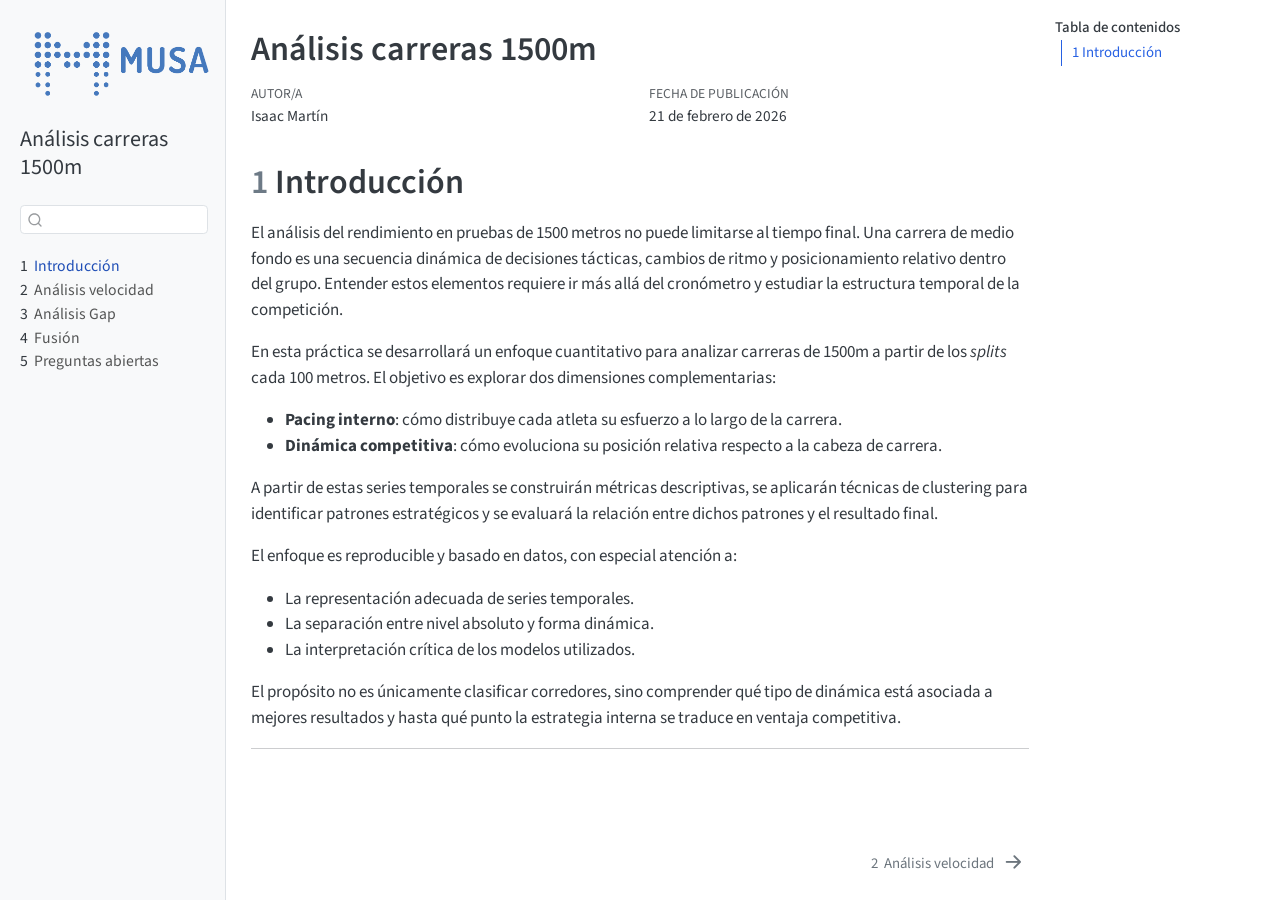
<file: _book/index.html>
<!DOCTYPE html>
<html xmlns="http://www.w3.org/1999/xhtml" lang="es" xml:lang="es"><head>

<meta charset="utf-8">
<meta name="generator" content="quarto-1.5.57">

<meta name="viewport" content="width=device-width, initial-scale=1.0, user-scalable=yes">

<meta name="author" content="Isaac Martín">

<title>Análisis carreras 1500m</title>
<style>
code{white-space: pre-wrap;}
span.smallcaps{font-variant: small-caps;}
div.columns{display: flex; gap: min(4vw, 1.5em);}
div.column{flex: auto; overflow-x: auto;}
div.hanging-indent{margin-left: 1.5em; text-indent: -1.5em;}
ul.task-list{list-style: none;}
ul.task-list li input[type="checkbox"] {
  width: 0.8em;
  margin: 0 0.8em 0.2em -1em; /* quarto-specific, see https://github.com/quarto-dev/quarto-cli/issues/4556 */ 
  vertical-align: middle;
}
</style>


<script src="site_libs/quarto-nav/quarto-nav.js"></script>
<script src="site_libs/quarto-nav/headroom.min.js"></script>
<script src="site_libs/clipboard/clipboard.min.js"></script>
<script src="site_libs/quarto-search/autocomplete.umd.js"></script>
<script src="site_libs/quarto-search/fuse.min.js"></script>
<script src="site_libs/quarto-search/quarto-search.js"></script>
<meta name="quarto:offset" content="./">
<link href="./intro.html" rel="next">
<script src="site_libs/quarto-html/quarto.js"></script>
<script src="site_libs/quarto-html/popper.min.js"></script>
<script src="site_libs/quarto-html/tippy.umd.min.js"></script>
<script src="site_libs/quarto-html/anchor.min.js"></script>
<link href="site_libs/quarto-html/tippy.css" rel="stylesheet">
<link href="site_libs/quarto-html/quarto-syntax-highlighting.css" rel="stylesheet" id="quarto-text-highlighting-styles">
<script src="site_libs/bootstrap/bootstrap.min.js"></script>
<link href="site_libs/bootstrap/bootstrap-icons.css" rel="stylesheet">
<link href="site_libs/bootstrap/bootstrap.min.css" rel="stylesheet" id="quarto-bootstrap" data-mode="light">
<script id="quarto-search-options" type="application/json">{
  "location": "sidebar",
  "copy-button": false,
  "collapse-after": 3,
  "panel-placement": "start",
  "type": "textbox",
  "limit": 50,
  "keyboard-shortcut": [
    "f",
    "/",
    "s"
  ],
  "show-item-context": false,
  "language": {
    "search-no-results-text": "Sin resultados",
    "search-matching-documents-text": "documentos encontrados",
    "search-copy-link-title": "Copiar el enlace en la búsqueda",
    "search-hide-matches-text": "Ocultar resultados adicionales",
    "search-more-match-text": "resultado adicional en este documento",
    "search-more-matches-text": "resultados adicionales en este documento",
    "search-clear-button-title": "Borrar",
    "search-text-placeholder": "",
    "search-detached-cancel-button-title": "Cancelar",
    "search-submit-button-title": "Enviar",
    "search-label": "Buscar"
  }
}</script>


<link rel="stylesheet" href="styles.css">
</head>

<body class="nav-sidebar docked">

<div id="quarto-search-results"></div>
  <header id="quarto-header" class="headroom fixed-top">
  <nav class="quarto-secondary-nav">
    <div class="container-fluid d-flex">
      <button type="button" class="quarto-btn-toggle btn" data-bs-toggle="collapse" role="button" data-bs-target=".quarto-sidebar-collapse-item" aria-controls="quarto-sidebar" aria-expanded="false" aria-label="Alternar barra lateral" onclick="if (window.quartoToggleHeadroom) { window.quartoToggleHeadroom(); }">
        <i class="bi bi-layout-text-sidebar-reverse"></i>
      </button>
        <nav class="quarto-page-breadcrumbs" aria-label="breadcrumb"><ol class="breadcrumb"><li class="breadcrumb-item"><a href="./index.html"><span class="chapter-number">1</span>&nbsp; <span class="chapter-title">Introducción</span></a></li></ol></nav>
        <a class="flex-grow-1" role="navigation" data-bs-toggle="collapse" data-bs-target=".quarto-sidebar-collapse-item" aria-controls="quarto-sidebar" aria-expanded="false" aria-label="Alternar barra lateral" onclick="if (window.quartoToggleHeadroom) { window.quartoToggleHeadroom(); }">      
        </a>
      <button type="button" class="btn quarto-search-button" aria-label="Buscar" onclick="window.quartoOpenSearch();">
        <i class="bi bi-search"></i>
      </button>
    </div>
  </nav>
</header>
<!-- content -->
<div id="quarto-content" class="quarto-container page-columns page-rows-contents page-layout-article">
<!-- sidebar -->
  <nav id="quarto-sidebar" class="sidebar collapse collapse-horizontal quarto-sidebar-collapse-item sidebar-navigation docked overflow-auto">
    <div class="pt-lg-2 mt-2 text-left sidebar-header">
    <div class="sidebar-title mb-0 py-0">
      <a href="./">Análisis carreras 1500m</a> 
    </div>
      </div>
        <div class="mt-2 flex-shrink-0 align-items-center">
        <div class="sidebar-search">
        <div id="quarto-search" class="" title="Buscar"></div>
        </div>
        </div>
    <div class="sidebar-menu-container"> 
    <ul class="list-unstyled mt-1">
        <li class="sidebar-item">
  <div class="sidebar-item-container"> 
  <a href="./index.html" class="sidebar-item-text sidebar-link active">
 <span class="menu-text"><span class="chapter-number">1</span>&nbsp; <span class="chapter-title">Introducción</span></span></a>
  </div>
</li>
        <li class="sidebar-item">
  <div class="sidebar-item-container"> 
  <a href="./intro.html" class="sidebar-item-text sidebar-link">
 <span class="menu-text"><span class="chapter-number">2</span>&nbsp; <span class="chapter-title">Análisis velocidad</span></span></a>
  </div>
</li>
        <li class="sidebar-item">
  <div class="sidebar-item-container"> 
  <a href="./gap.html" class="sidebar-item-text sidebar-link">
 <span class="menu-text"><span class="chapter-number">3</span>&nbsp; <span class="chapter-title">Análisis Gap</span></span></a>
  </div>
</li>
        <li class="sidebar-item">
  <div class="sidebar-item-container"> 
  <a href="./fusion.html" class="sidebar-item-text sidebar-link">
 <span class="menu-text"><span class="chapter-number">4</span>&nbsp; <span class="chapter-title">Fusión</span></span></a>
  </div>
</li>
        <li class="sidebar-item">
  <div class="sidebar-item-container"> 
  <a href="./next.html" class="sidebar-item-text sidebar-link">
 <span class="menu-text"><span class="chapter-number">5</span>&nbsp; <span class="chapter-title">Preguntas abiertas</span></span></a>
  </div>
</li>
    </ul>
    </div>
</nav>
<div id="quarto-sidebar-glass" class="quarto-sidebar-collapse-item" data-bs-toggle="collapse" data-bs-target=".quarto-sidebar-collapse-item"></div>
<!-- margin-sidebar -->
    <div id="quarto-margin-sidebar" class="sidebar margin-sidebar">
        <nav id="TOC" role="doc-toc" class="toc-active">
    <h2 id="toc-title">Tabla de contenidos</h2>
   
  <ul>
  <li><a href="#introducción" id="toc-introducción" class="nav-link active" data-scroll-target="#introducción"><span class="header-section-number">1</span> Introducción</a></li>
  </ul>
</nav>
    </div>
<!-- main -->
<main class="content" id="quarto-document-content">

<header id="title-block-header" class="quarto-title-block default">
<div class="quarto-title">
<h1 class="title">Análisis carreras 1500m</h1>
</div>



<div class="quarto-title-meta">

    <div>
    <div class="quarto-title-meta-heading">Autor/a</div>
    <div class="quarto-title-meta-contents">
             <p>Isaac Martín </p>
          </div>
  </div>
    
    <div>
    <div class="quarto-title-meta-heading">Fecha de publicación</div>
    <div class="quarto-title-meta-contents">
      <p class="date">21 de febrero de 2026</p>
    </div>
  </div>
  
    
  </div>
  


</header>


<section id="introducción" class="level1" data-number="1">
<h1 data-number="1"><span class="header-section-number">1</span> Introducción</h1>
<p>El análisis del rendimiento en pruebas de 1500 metros no puede limitarse al tiempo final. Una carrera de medio fondo es una secuencia dinámica de decisiones tácticas, cambios de ritmo y posicionamiento relativo dentro del grupo. Entender estos elementos requiere ir más allá del cronómetro y estudiar la estructura temporal de la competición.</p>
<p>En esta práctica se desarrollará un enfoque cuantitativo para analizar carreras de 1500m a partir de los <em>splits</em> cada 100 metros. El objetivo es explorar dos dimensiones complementarias:</p>
<ul>
<li><strong>Pacing interno</strong>: cómo distribuye cada atleta su esfuerzo a lo largo de la carrera.</li>
<li><strong>Dinámica competitiva</strong>: cómo evoluciona su posición relativa respecto a la cabeza de carrera.</li>
</ul>
<p>A partir de estas series temporales se construirán métricas descriptivas, se aplicarán técnicas de clustering para identificar patrones estratégicos y se evaluará la relación entre dichos patrones y el resultado final.</p>
<p>El enfoque es reproducible y basado en datos, con especial atención a:</p>
<ul>
<li>La representación adecuada de series temporales.</li>
<li>La separación entre nivel absoluto y forma dinámica.</li>
<li>La interpretación crítica de los modelos utilizados.</li>
</ul>
<p>El propósito no es únicamente clasificar corredores, sino comprender qué tipo de dinámica está asociada a mejores resultados y hasta qué punto la estrategia interna se traduce en ventaja competitiva.</p>
<hr>


</section>

</main> <!-- /main -->
<script>
document.addEventListener("DOMContentLoaded", function () {
  // Sidebar (Quarto book)
  const sidebar = document.querySelector(".sidebar");
  if (!sidebar) return;

  // Evitar duplicados si Quarto rehidrata
  if (document.getElementById("sidebar-logo")) return;

  const div = document.createElement("div");
  div.id = "sidebar-logo";
  div.innerHTML = `
    <a href="./index.html" aria-label="Inicio">
      <img src="/images/musa.png" alt="Logo Máster" />
    </a>
  `;

  // Insertar arriba del todo del sidebar
  sidebar.prepend(div);
});
</script>

<script id="quarto-html-after-body" type="application/javascript">
window.document.addEventListener("DOMContentLoaded", function (event) {
  const toggleBodyColorMode = (bsSheetEl) => {
    const mode = bsSheetEl.getAttribute("data-mode");
    const bodyEl = window.document.querySelector("body");
    if (mode === "dark") {
      bodyEl.classList.add("quarto-dark");
      bodyEl.classList.remove("quarto-light");
    } else {
      bodyEl.classList.add("quarto-light");
      bodyEl.classList.remove("quarto-dark");
    }
  }
  const toggleBodyColorPrimary = () => {
    const bsSheetEl = window.document.querySelector("link#quarto-bootstrap");
    if (bsSheetEl) {
      toggleBodyColorMode(bsSheetEl);
    }
  }
  toggleBodyColorPrimary();  
  const icon = "";
  const anchorJS = new window.AnchorJS();
  anchorJS.options = {
    placement: 'right',
    icon: icon
  };
  anchorJS.add('.anchored');
  const isCodeAnnotation = (el) => {
    for (const clz of el.classList) {
      if (clz.startsWith('code-annotation-')) {                     
        return true;
      }
    }
    return false;
  }
  const onCopySuccess = function(e) {
    // button target
    const button = e.trigger;
    // don't keep focus
    button.blur();
    // flash "checked"
    button.classList.add('code-copy-button-checked');
    var currentTitle = button.getAttribute("title");
    button.setAttribute("title", "Copiado");
    let tooltip;
    if (window.bootstrap) {
      button.setAttribute("data-bs-toggle", "tooltip");
      button.setAttribute("data-bs-placement", "left");
      button.setAttribute("data-bs-title", "Copiado");
      tooltip = new bootstrap.Tooltip(button, 
        { trigger: "manual", 
          customClass: "code-copy-button-tooltip",
          offset: [0, -8]});
      tooltip.show();    
    }
    setTimeout(function() {
      if (tooltip) {
        tooltip.hide();
        button.removeAttribute("data-bs-title");
        button.removeAttribute("data-bs-toggle");
        button.removeAttribute("data-bs-placement");
      }
      button.setAttribute("title", currentTitle);
      button.classList.remove('code-copy-button-checked');
    }, 1000);
    // clear code selection
    e.clearSelection();
  }
  const getTextToCopy = function(trigger) {
      const codeEl = trigger.previousElementSibling.cloneNode(true);
      for (const childEl of codeEl.children) {
        if (isCodeAnnotation(childEl)) {
          childEl.remove();
        }
      }
      return codeEl.innerText;
  }
  const clipboard = new window.ClipboardJS('.code-copy-button:not([data-in-quarto-modal])', {
    text: getTextToCopy
  });
  clipboard.on('success', onCopySuccess);
  if (window.document.getElementById('quarto-embedded-source-code-modal')) {
    // For code content inside modals, clipBoardJS needs to be initialized with a container option
    // TODO: Check when it could be a function (https://github.com/zenorocha/clipboard.js/issues/860)
    const clipboardModal = new window.ClipboardJS('.code-copy-button[data-in-quarto-modal]', {
      text: getTextToCopy,
      container: window.document.getElementById('quarto-embedded-source-code-modal')
    });
    clipboardModal.on('success', onCopySuccess);
  }
    var localhostRegex = new RegExp(/^(?:http|https):\/\/localhost\:?[0-9]*\//);
    var mailtoRegex = new RegExp(/^mailto:/);
      var filterRegex = new RegExp('/' + window.location.host + '/');
    var isInternal = (href) => {
        return filterRegex.test(href) || localhostRegex.test(href) || mailtoRegex.test(href);
    }
    // Inspect non-navigation links and adorn them if external
 	var links = window.document.querySelectorAll('a[href]:not(.nav-link):not(.navbar-brand):not(.toc-action):not(.sidebar-link):not(.sidebar-item-toggle):not(.pagination-link):not(.no-external):not([aria-hidden]):not(.dropdown-item):not(.quarto-navigation-tool):not(.about-link)');
    for (var i=0; i<links.length; i++) {
      const link = links[i];
      if (!isInternal(link.href)) {
        // undo the damage that might have been done by quarto-nav.js in the case of
        // links that we want to consider external
        if (link.dataset.originalHref !== undefined) {
          link.href = link.dataset.originalHref;
        }
      }
    }
  function tippyHover(el, contentFn, onTriggerFn, onUntriggerFn) {
    const config = {
      allowHTML: true,
      maxWidth: 500,
      delay: 100,
      arrow: false,
      appendTo: function(el) {
          return el.parentElement;
      },
      interactive: true,
      interactiveBorder: 10,
      theme: 'quarto',
      placement: 'bottom-start',
    };
    if (contentFn) {
      config.content = contentFn;
    }
    if (onTriggerFn) {
      config.onTrigger = onTriggerFn;
    }
    if (onUntriggerFn) {
      config.onUntrigger = onUntriggerFn;
    }
    window.tippy(el, config); 
  }
  const noterefs = window.document.querySelectorAll('a[role="doc-noteref"]');
  for (var i=0; i<noterefs.length; i++) {
    const ref = noterefs[i];
    tippyHover(ref, function() {
      // use id or data attribute instead here
      let href = ref.getAttribute('data-footnote-href') || ref.getAttribute('href');
      try { href = new URL(href).hash; } catch {}
      const id = href.replace(/^#\/?/, "");
      const note = window.document.getElementById(id);
      if (note) {
        return note.innerHTML;
      } else {
        return "";
      }
    });
  }
  const xrefs = window.document.querySelectorAll('a.quarto-xref');
  const processXRef = (id, note) => {
    // Strip column container classes
    const stripColumnClz = (el) => {
      el.classList.remove("page-full", "page-columns");
      if (el.children) {
        for (const child of el.children) {
          stripColumnClz(child);
        }
      }
    }
    stripColumnClz(note)
    if (id === null || id.startsWith('sec-')) {
      // Special case sections, only their first couple elements
      const container = document.createElement("div");
      if (note.children && note.children.length > 2) {
        container.appendChild(note.children[0].cloneNode(true));
        for (let i = 1; i < note.children.length; i++) {
          const child = note.children[i];
          if (child.tagName === "P" && child.innerText === "") {
            continue;
          } else {
            container.appendChild(child.cloneNode(true));
            break;
          }
        }
        if (window.Quarto?.typesetMath) {
          window.Quarto.typesetMath(container);
        }
        return container.innerHTML
      } else {
        if (window.Quarto?.typesetMath) {
          window.Quarto.typesetMath(note);
        }
        return note.innerHTML;
      }
    } else {
      // Remove any anchor links if they are present
      const anchorLink = note.querySelector('a.anchorjs-link');
      if (anchorLink) {
        anchorLink.remove();
      }
      if (window.Quarto?.typesetMath) {
        window.Quarto.typesetMath(note);
      }
      // TODO in 1.5, we should make sure this works without a callout special case
      if (note.classList.contains("callout")) {
        return note.outerHTML;
      } else {
        return note.innerHTML;
      }
    }
  }
  for (var i=0; i<xrefs.length; i++) {
    const xref = xrefs[i];
    tippyHover(xref, undefined, function(instance) {
      instance.disable();
      let url = xref.getAttribute('href');
      let hash = undefined; 
      if (url.startsWith('#')) {
        hash = url;
      } else {
        try { hash = new URL(url).hash; } catch {}
      }
      if (hash) {
        const id = hash.replace(/^#\/?/, "");
        const note = window.document.getElementById(id);
        if (note !== null) {
          try {
            const html = processXRef(id, note.cloneNode(true));
            instance.setContent(html);
          } finally {
            instance.enable();
            instance.show();
          }
        } else {
          // See if we can fetch this
          fetch(url.split('#')[0])
          .then(res => res.text())
          .then(html => {
            const parser = new DOMParser();
            const htmlDoc = parser.parseFromString(html, "text/html");
            const note = htmlDoc.getElementById(id);
            if (note !== null) {
              const html = processXRef(id, note);
              instance.setContent(html);
            } 
          }).finally(() => {
            instance.enable();
            instance.show();
          });
        }
      } else {
        // See if we can fetch a full url (with no hash to target)
        // This is a special case and we should probably do some content thinning / targeting
        fetch(url)
        .then(res => res.text())
        .then(html => {
          const parser = new DOMParser();
          const htmlDoc = parser.parseFromString(html, "text/html");
          const note = htmlDoc.querySelector('main.content');
          if (note !== null) {
            // This should only happen for chapter cross references
            // (since there is no id in the URL)
            // remove the first header
            if (note.children.length > 0 && note.children[0].tagName === "HEADER") {
              note.children[0].remove();
            }
            const html = processXRef(null, note);
            instance.setContent(html);
          } 
        }).finally(() => {
          instance.enable();
          instance.show();
        });
      }
    }, function(instance) {
    });
  }
      let selectedAnnoteEl;
      const selectorForAnnotation = ( cell, annotation) => {
        let cellAttr = 'data-code-cell="' + cell + '"';
        let lineAttr = 'data-code-annotation="' +  annotation + '"';
        const selector = 'span[' + cellAttr + '][' + lineAttr + ']';
        return selector;
      }
      const selectCodeLines = (annoteEl) => {
        const doc = window.document;
        const targetCell = annoteEl.getAttribute("data-target-cell");
        const targetAnnotation = annoteEl.getAttribute("data-target-annotation");
        const annoteSpan = window.document.querySelector(selectorForAnnotation(targetCell, targetAnnotation));
        const lines = annoteSpan.getAttribute("data-code-lines").split(",");
        const lineIds = lines.map((line) => {
          return targetCell + "-" + line;
        })
        let top = null;
        let height = null;
        let parent = null;
        if (lineIds.length > 0) {
            //compute the position of the single el (top and bottom and make a div)
            const el = window.document.getElementById(lineIds[0]);
            top = el.offsetTop;
            height = el.offsetHeight;
            parent = el.parentElement.parentElement;
          if (lineIds.length > 1) {
            const lastEl = window.document.getElementById(lineIds[lineIds.length - 1]);
            const bottom = lastEl.offsetTop + lastEl.offsetHeight;
            height = bottom - top;
          }
          if (top !== null && height !== null && parent !== null) {
            // cook up a div (if necessary) and position it 
            let div = window.document.getElementById("code-annotation-line-highlight");
            if (div === null) {
              div = window.document.createElement("div");
              div.setAttribute("id", "code-annotation-line-highlight");
              div.style.position = 'absolute';
              parent.appendChild(div);
            }
            div.style.top = top - 2 + "px";
            div.style.height = height + 4 + "px";
            div.style.left = 0;
            let gutterDiv = window.document.getElementById("code-annotation-line-highlight-gutter");
            if (gutterDiv === null) {
              gutterDiv = window.document.createElement("div");
              gutterDiv.setAttribute("id", "code-annotation-line-highlight-gutter");
              gutterDiv.style.position = 'absolute';
              const codeCell = window.document.getElementById(targetCell);
              const gutter = codeCell.querySelector('.code-annotation-gutter');
              gutter.appendChild(gutterDiv);
            }
            gutterDiv.style.top = top - 2 + "px";
            gutterDiv.style.height = height + 4 + "px";
          }
          selectedAnnoteEl = annoteEl;
        }
      };
      const unselectCodeLines = () => {
        const elementsIds = ["code-annotation-line-highlight", "code-annotation-line-highlight-gutter"];
        elementsIds.forEach((elId) => {
          const div = window.document.getElementById(elId);
          if (div) {
            div.remove();
          }
        });
        selectedAnnoteEl = undefined;
      };
        // Handle positioning of the toggle
    window.addEventListener(
      "resize",
      throttle(() => {
        elRect = undefined;
        if (selectedAnnoteEl) {
          selectCodeLines(selectedAnnoteEl);
        }
      }, 10)
    );
    function throttle(fn, ms) {
    let throttle = false;
    let timer;
      return (...args) => {
        if(!throttle) { // first call gets through
            fn.apply(this, args);
            throttle = true;
        } else { // all the others get throttled
            if(timer) clearTimeout(timer); // cancel #2
            timer = setTimeout(() => {
              fn.apply(this, args);
              timer = throttle = false;
            }, ms);
        }
      };
    }
      // Attach click handler to the DT
      const annoteDls = window.document.querySelectorAll('dt[data-target-cell]');
      for (const annoteDlNode of annoteDls) {
        annoteDlNode.addEventListener('click', (event) => {
          const clickedEl = event.target;
          if (clickedEl !== selectedAnnoteEl) {
            unselectCodeLines();
            const activeEl = window.document.querySelector('dt[data-target-cell].code-annotation-active');
            if (activeEl) {
              activeEl.classList.remove('code-annotation-active');
            }
            selectCodeLines(clickedEl);
            clickedEl.classList.add('code-annotation-active');
          } else {
            // Unselect the line
            unselectCodeLines();
            clickedEl.classList.remove('code-annotation-active');
          }
        });
      }
  const findCites = (el) => {
    const parentEl = el.parentElement;
    if (parentEl) {
      const cites = parentEl.dataset.cites;
      if (cites) {
        return {
          el,
          cites: cites.split(' ')
        };
      } else {
        return findCites(el.parentElement)
      }
    } else {
      return undefined;
    }
  };
  var bibliorefs = window.document.querySelectorAll('a[role="doc-biblioref"]');
  for (var i=0; i<bibliorefs.length; i++) {
    const ref = bibliorefs[i];
    const citeInfo = findCites(ref);
    if (citeInfo) {
      tippyHover(citeInfo.el, function() {
        var popup = window.document.createElement('div');
        citeInfo.cites.forEach(function(cite) {
          var citeDiv = window.document.createElement('div');
          citeDiv.classList.add('hanging-indent');
          citeDiv.classList.add('csl-entry');
          var biblioDiv = window.document.getElementById('ref-' + cite);
          if (biblioDiv) {
            citeDiv.innerHTML = biblioDiv.innerHTML;
          }
          popup.appendChild(citeDiv);
        });
        return popup.innerHTML;
      });
    }
  }
});
</script>
<nav class="page-navigation">
  <div class="nav-page nav-page-previous">
  </div>
  <div class="nav-page nav-page-next">
      <a href="./intro.html" class="pagination-link" aria-label="Análisis velocidad">
        <span class="nav-page-text"><span class="chapter-number">2</span>&nbsp; <span class="chapter-title">Análisis velocidad</span></span> <i class="bi bi-arrow-right-short"></i>
      </a>
  </div>
</nav>
</div> <!-- /content -->




</body></html>
</file>
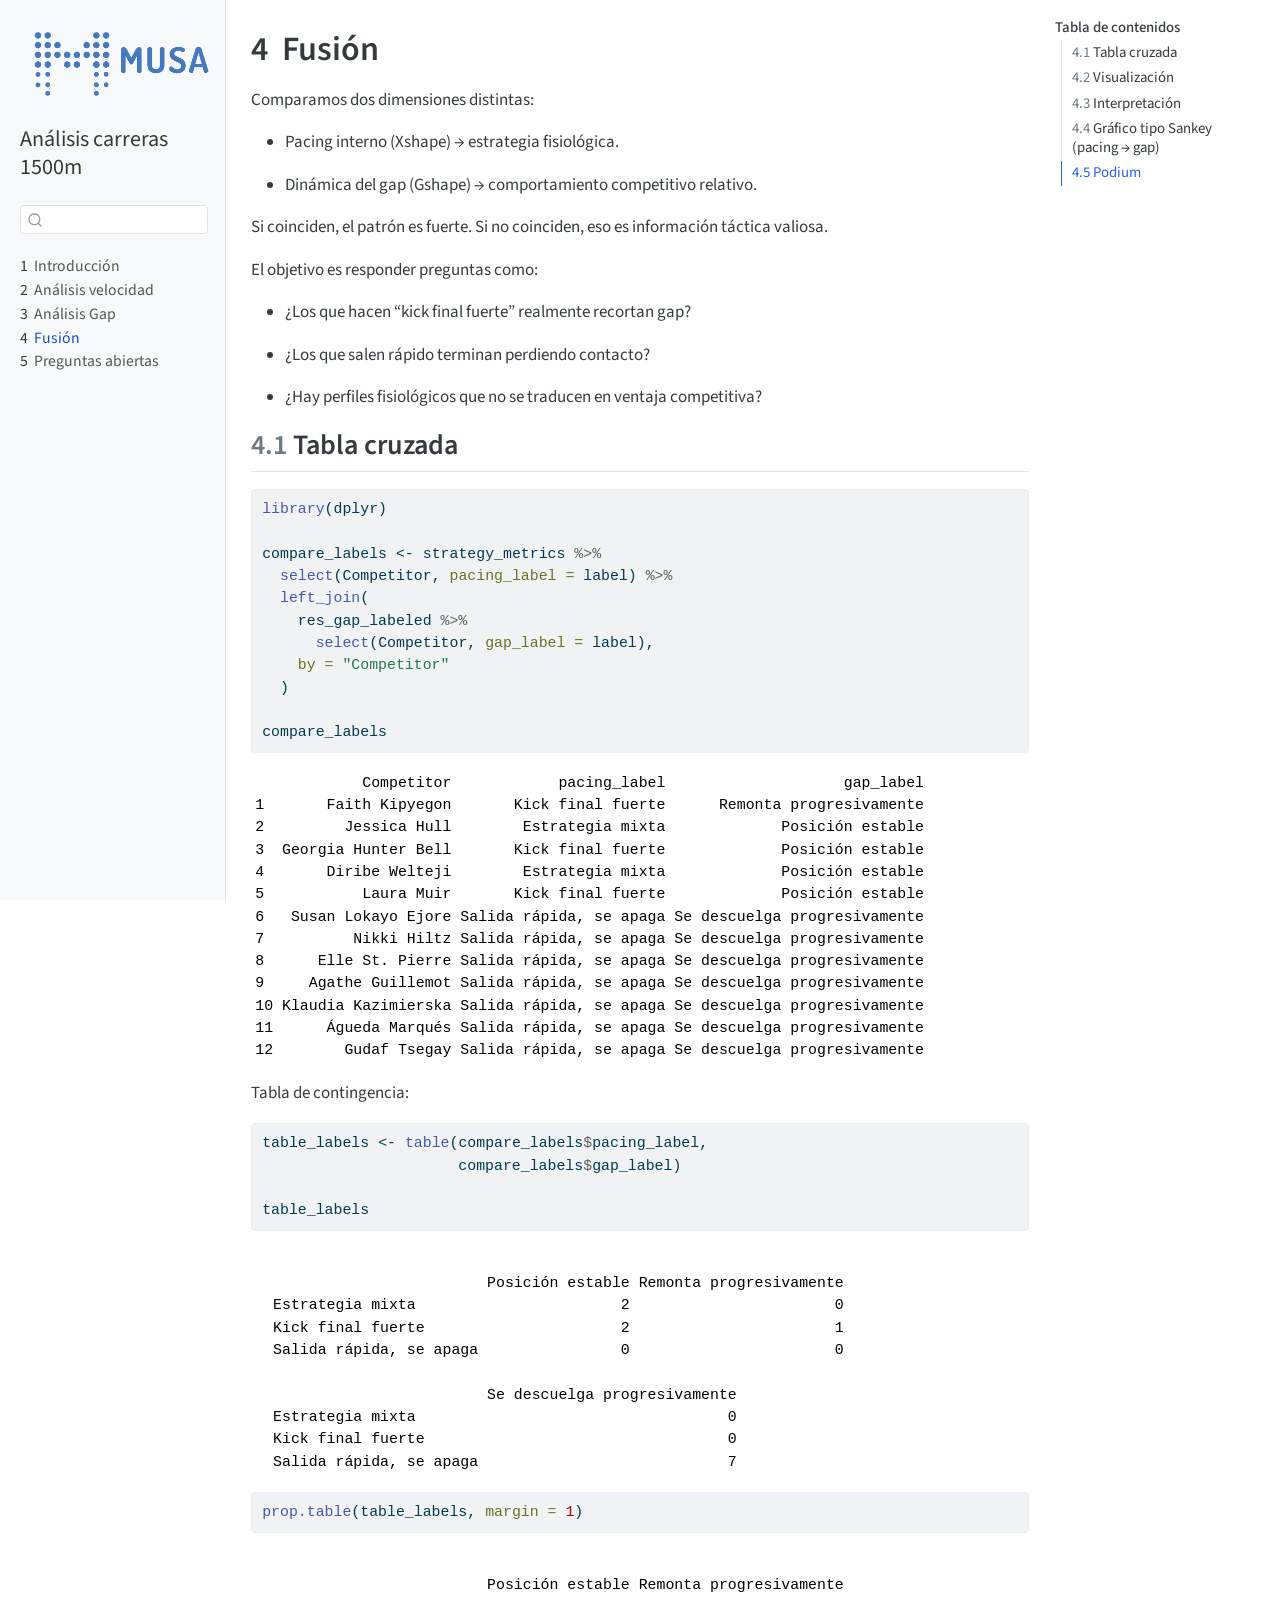
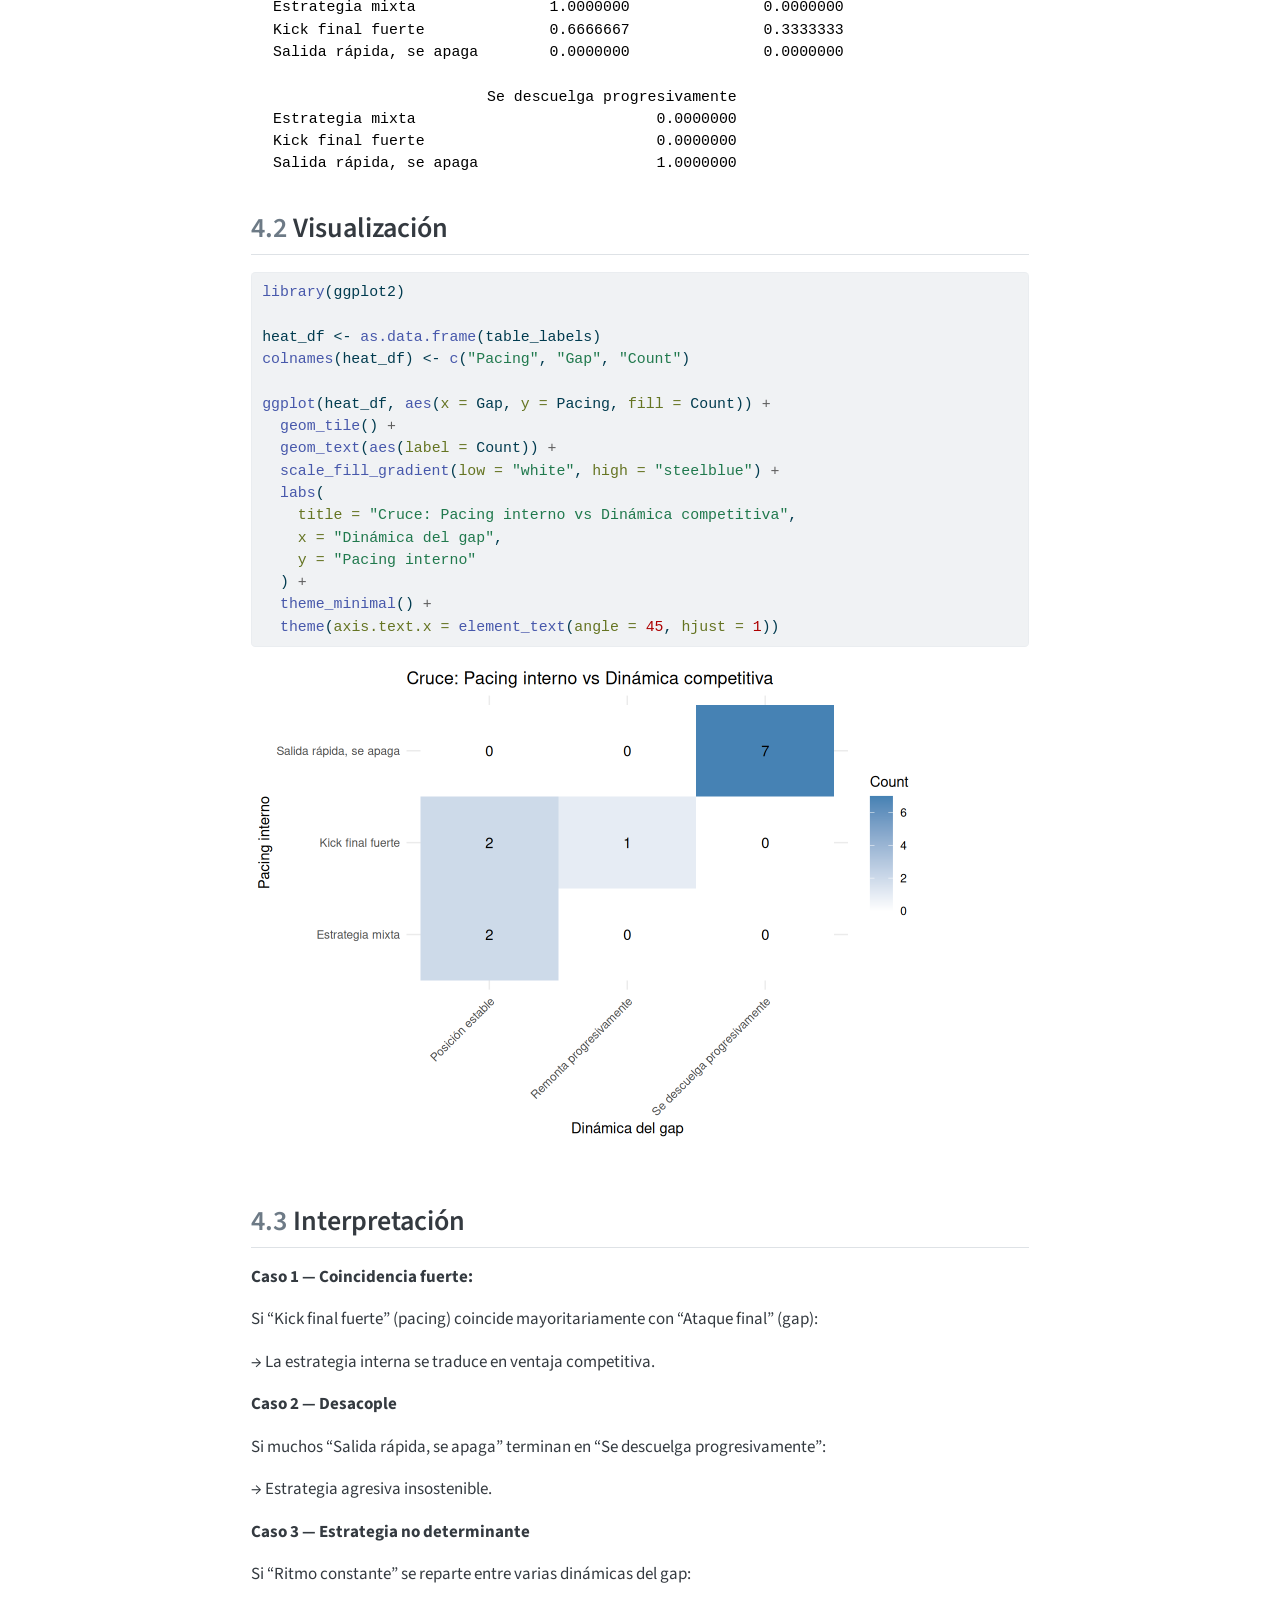
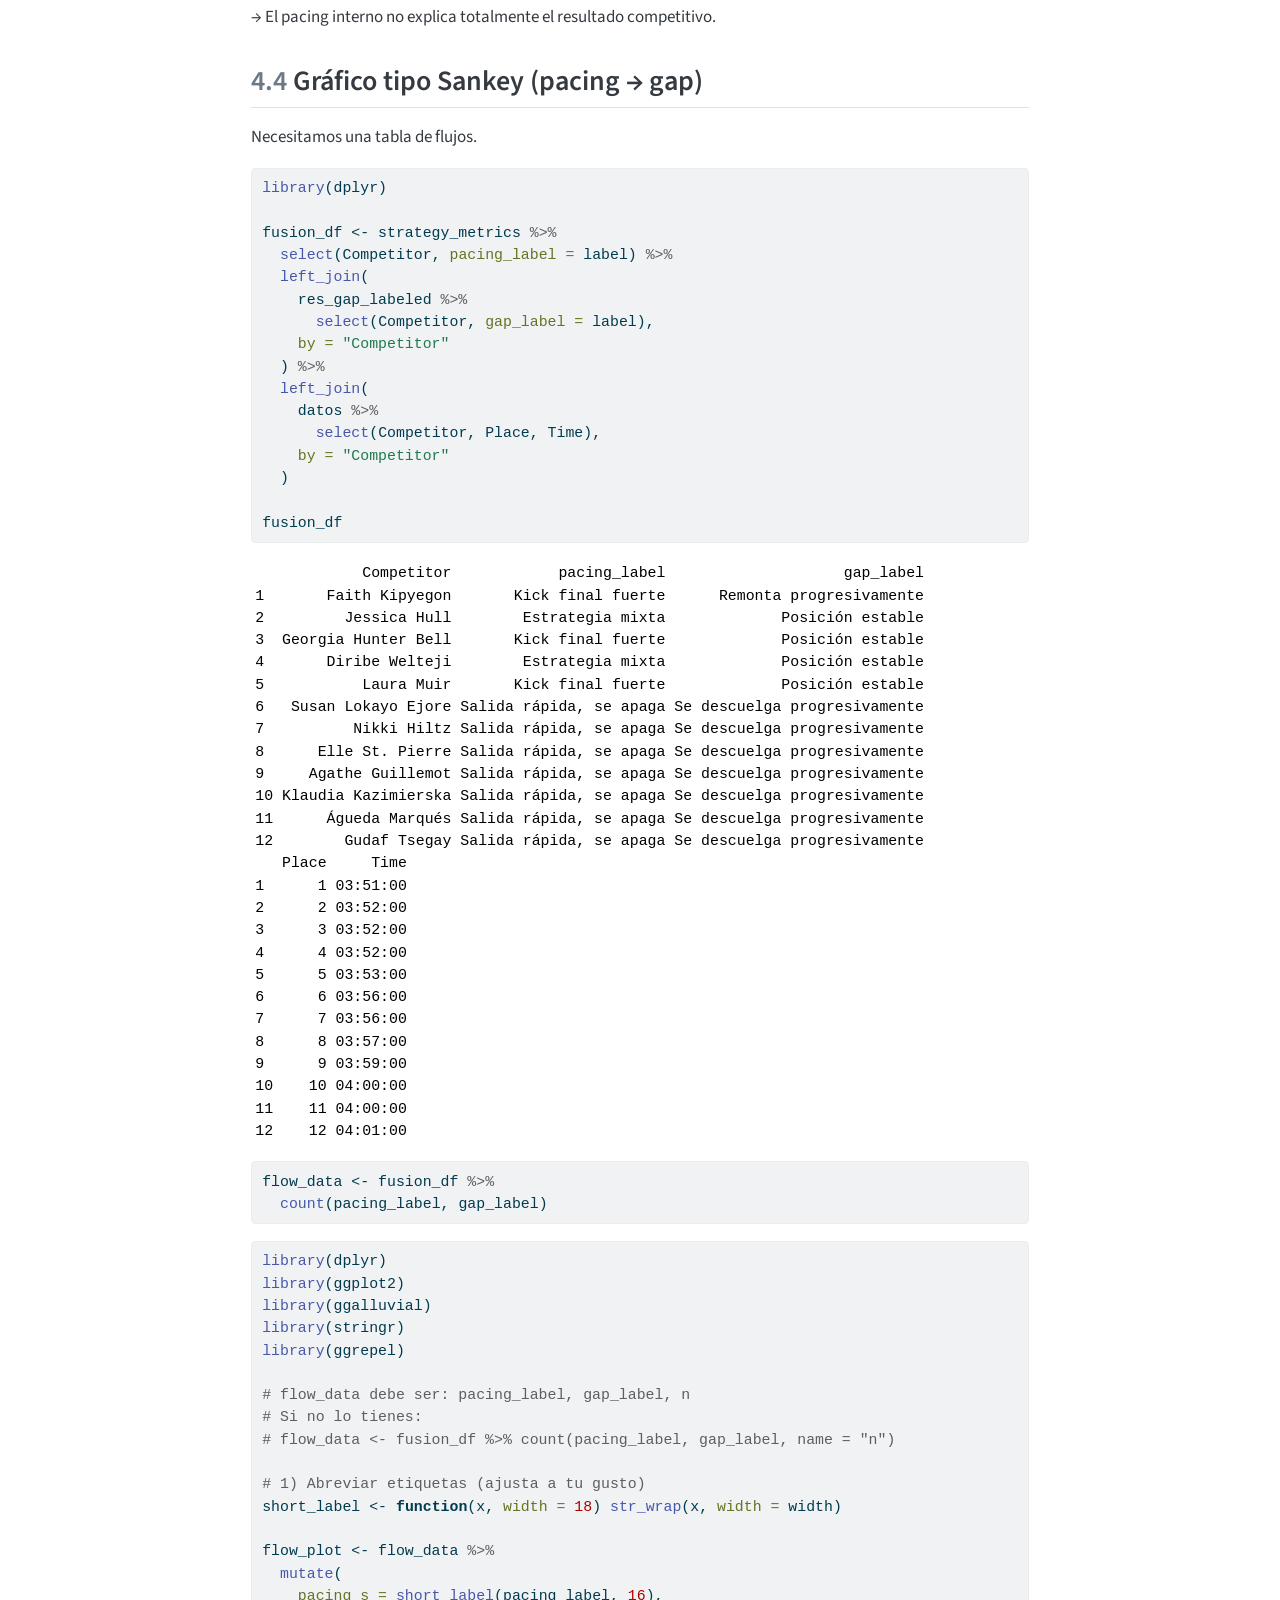
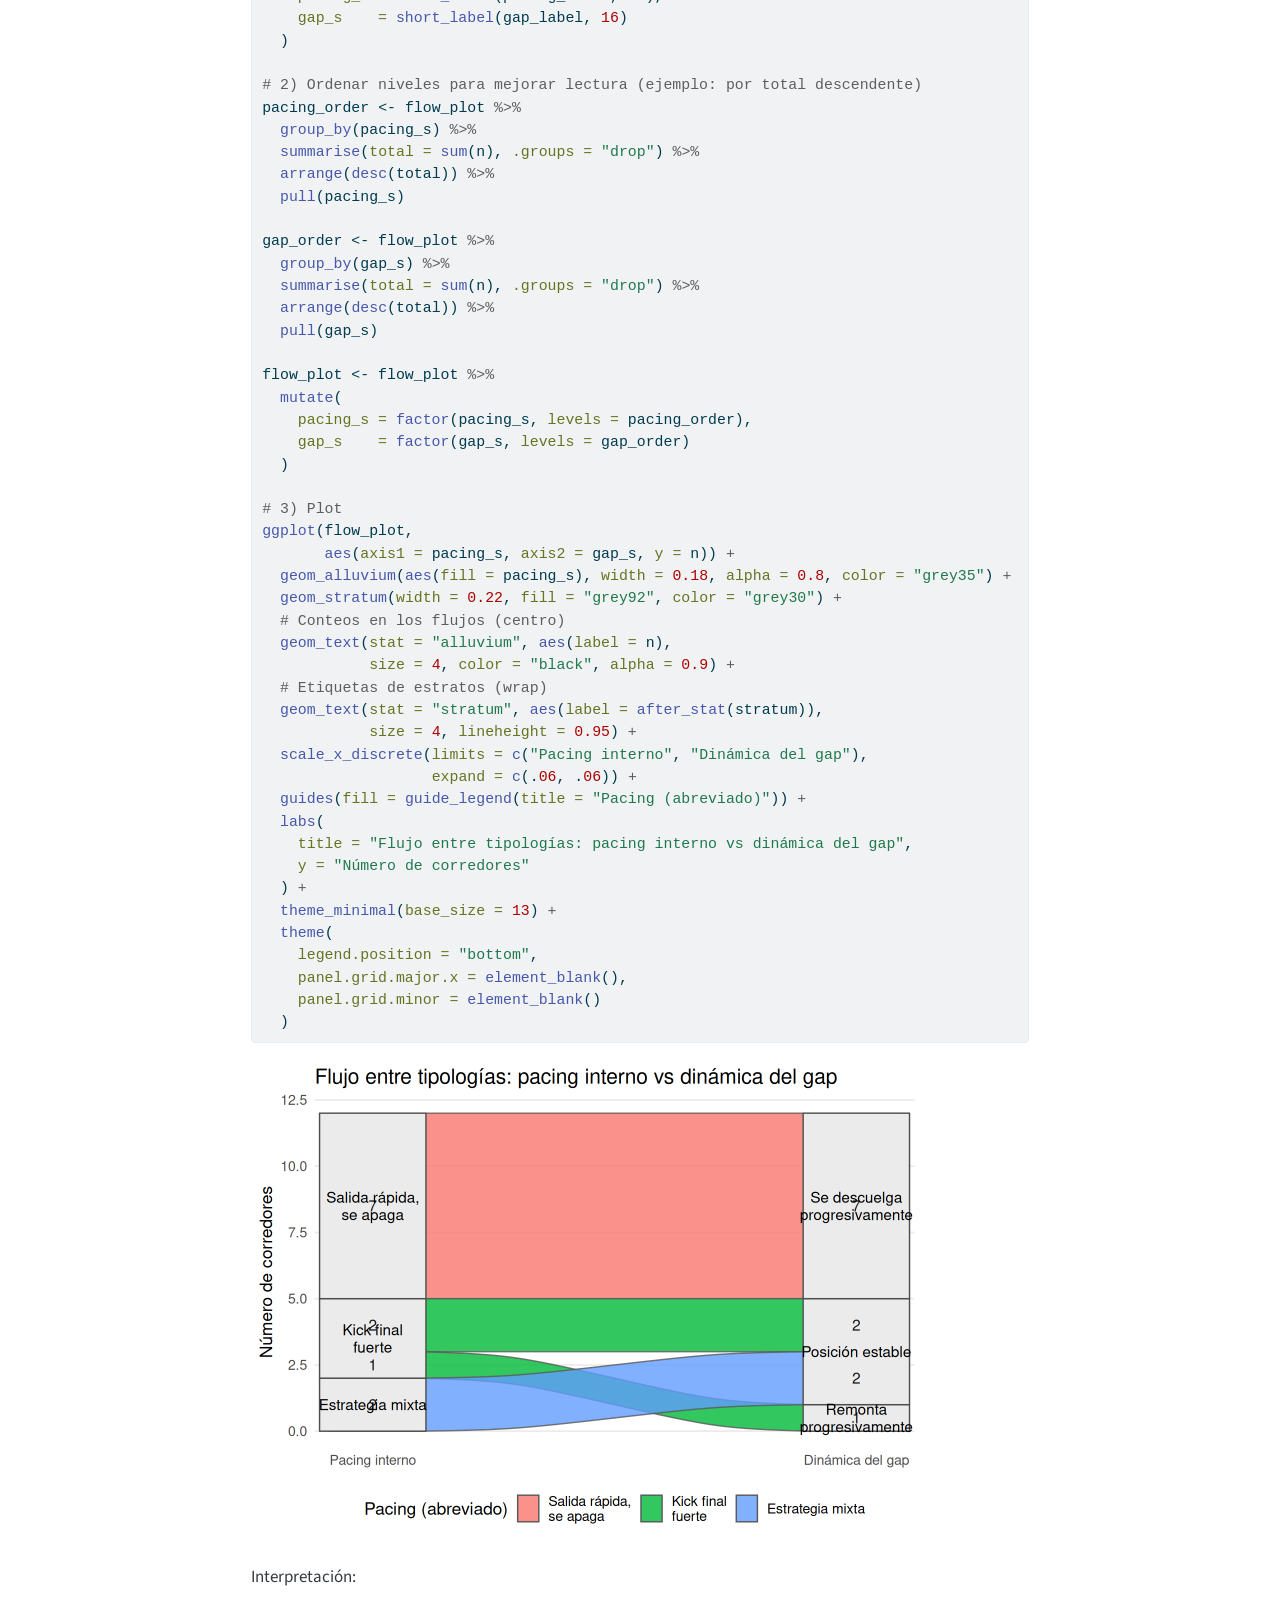
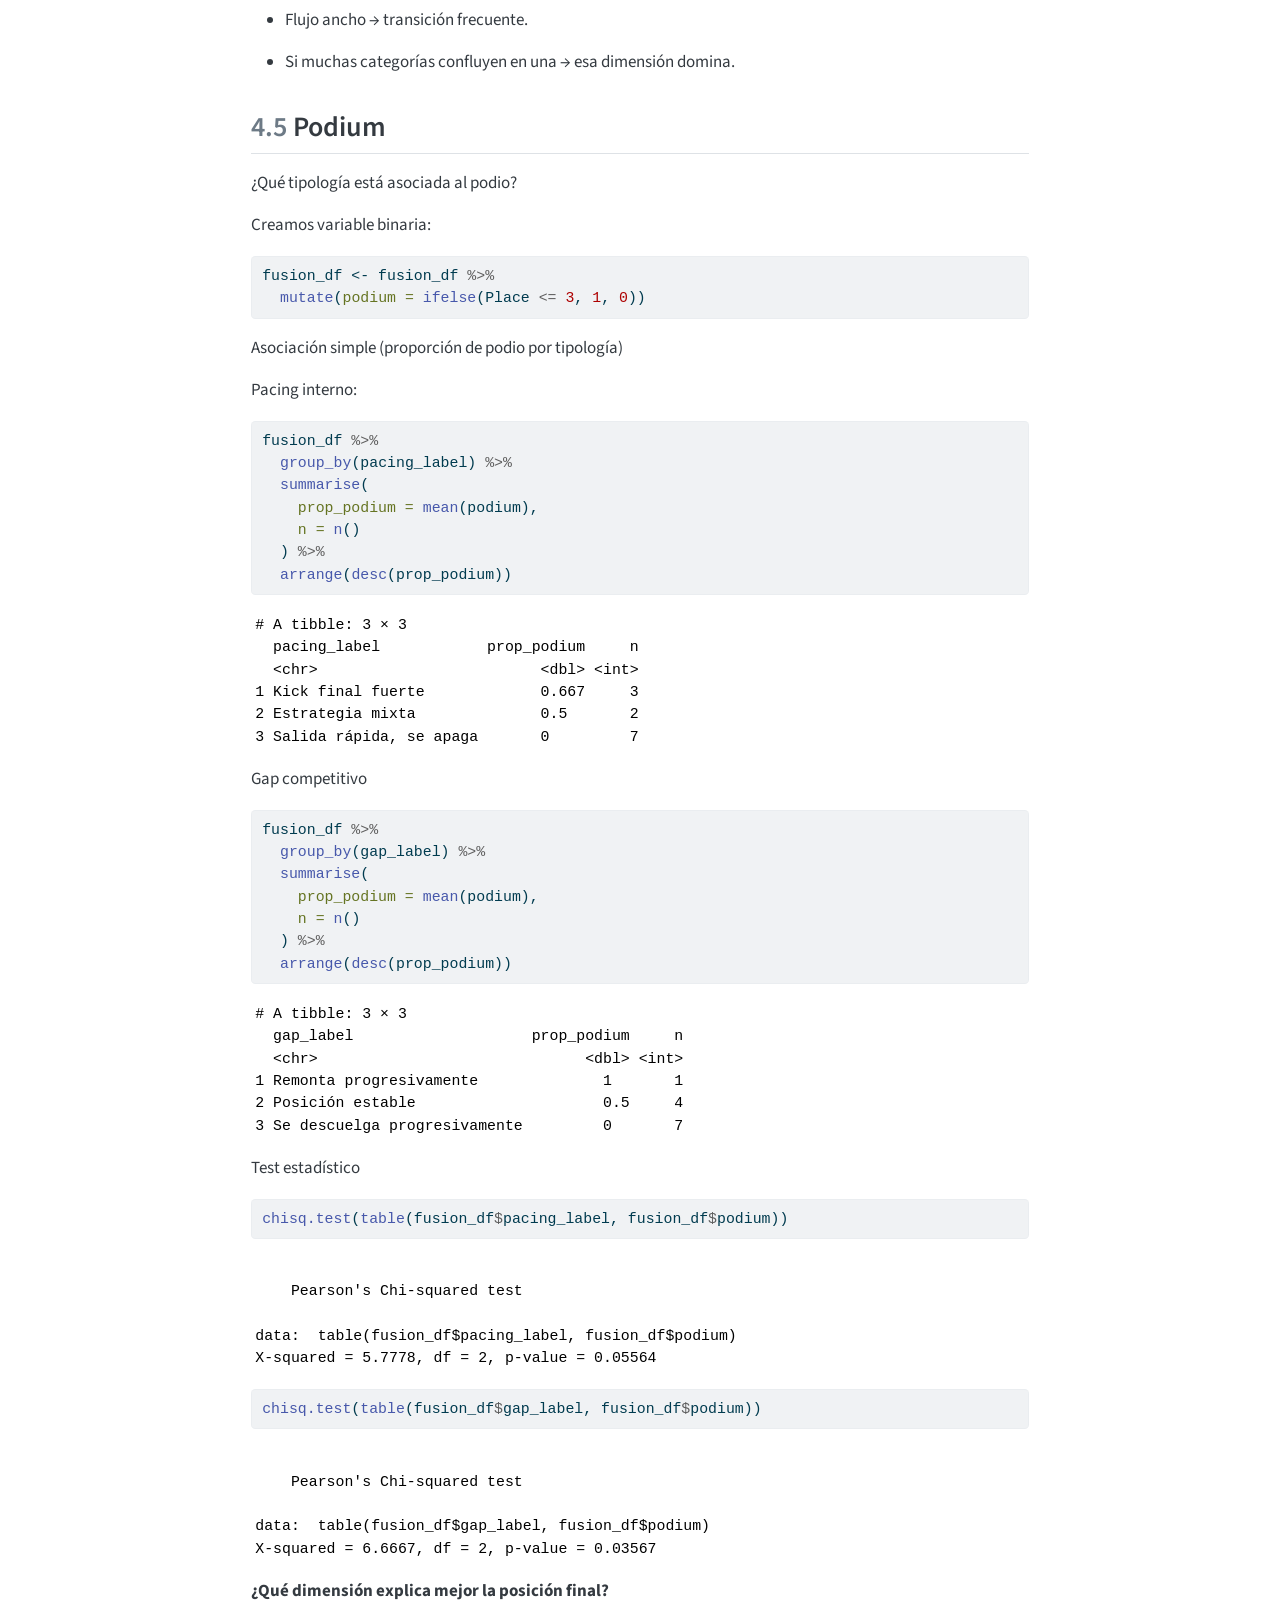
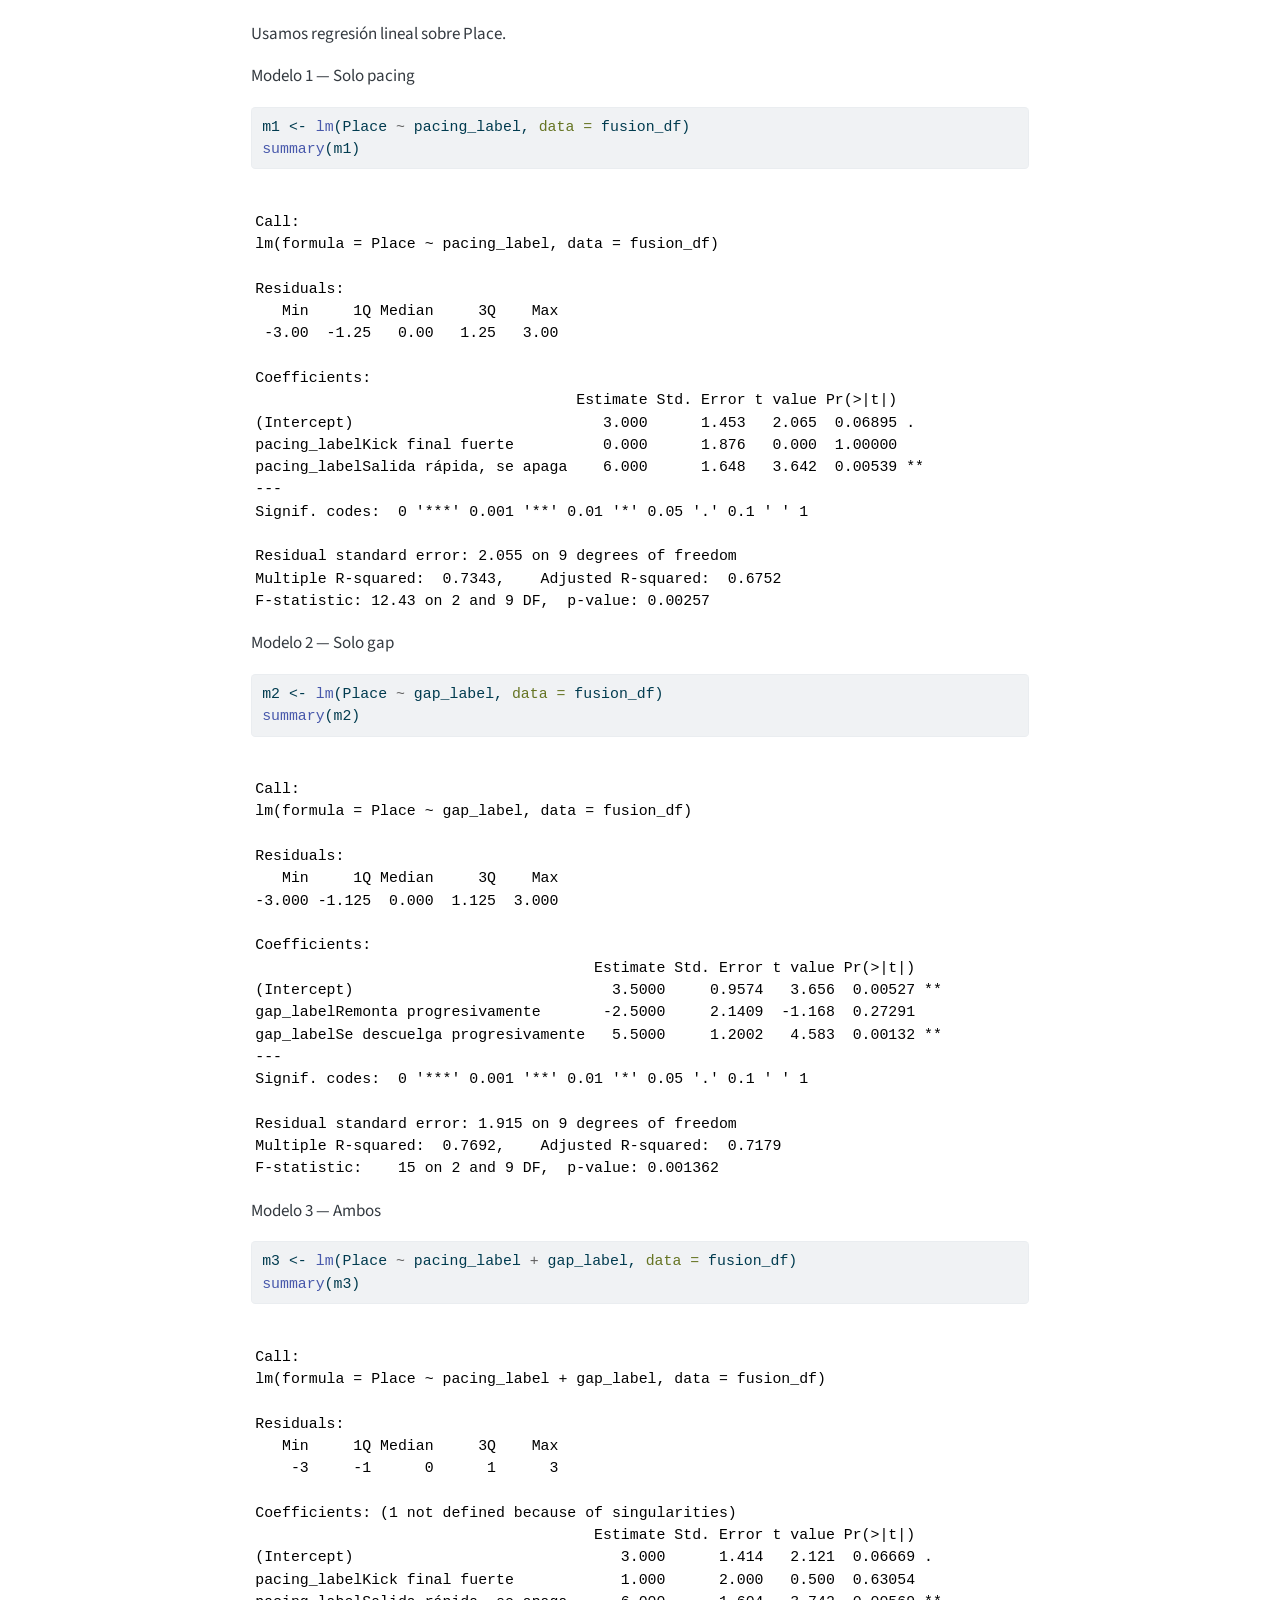
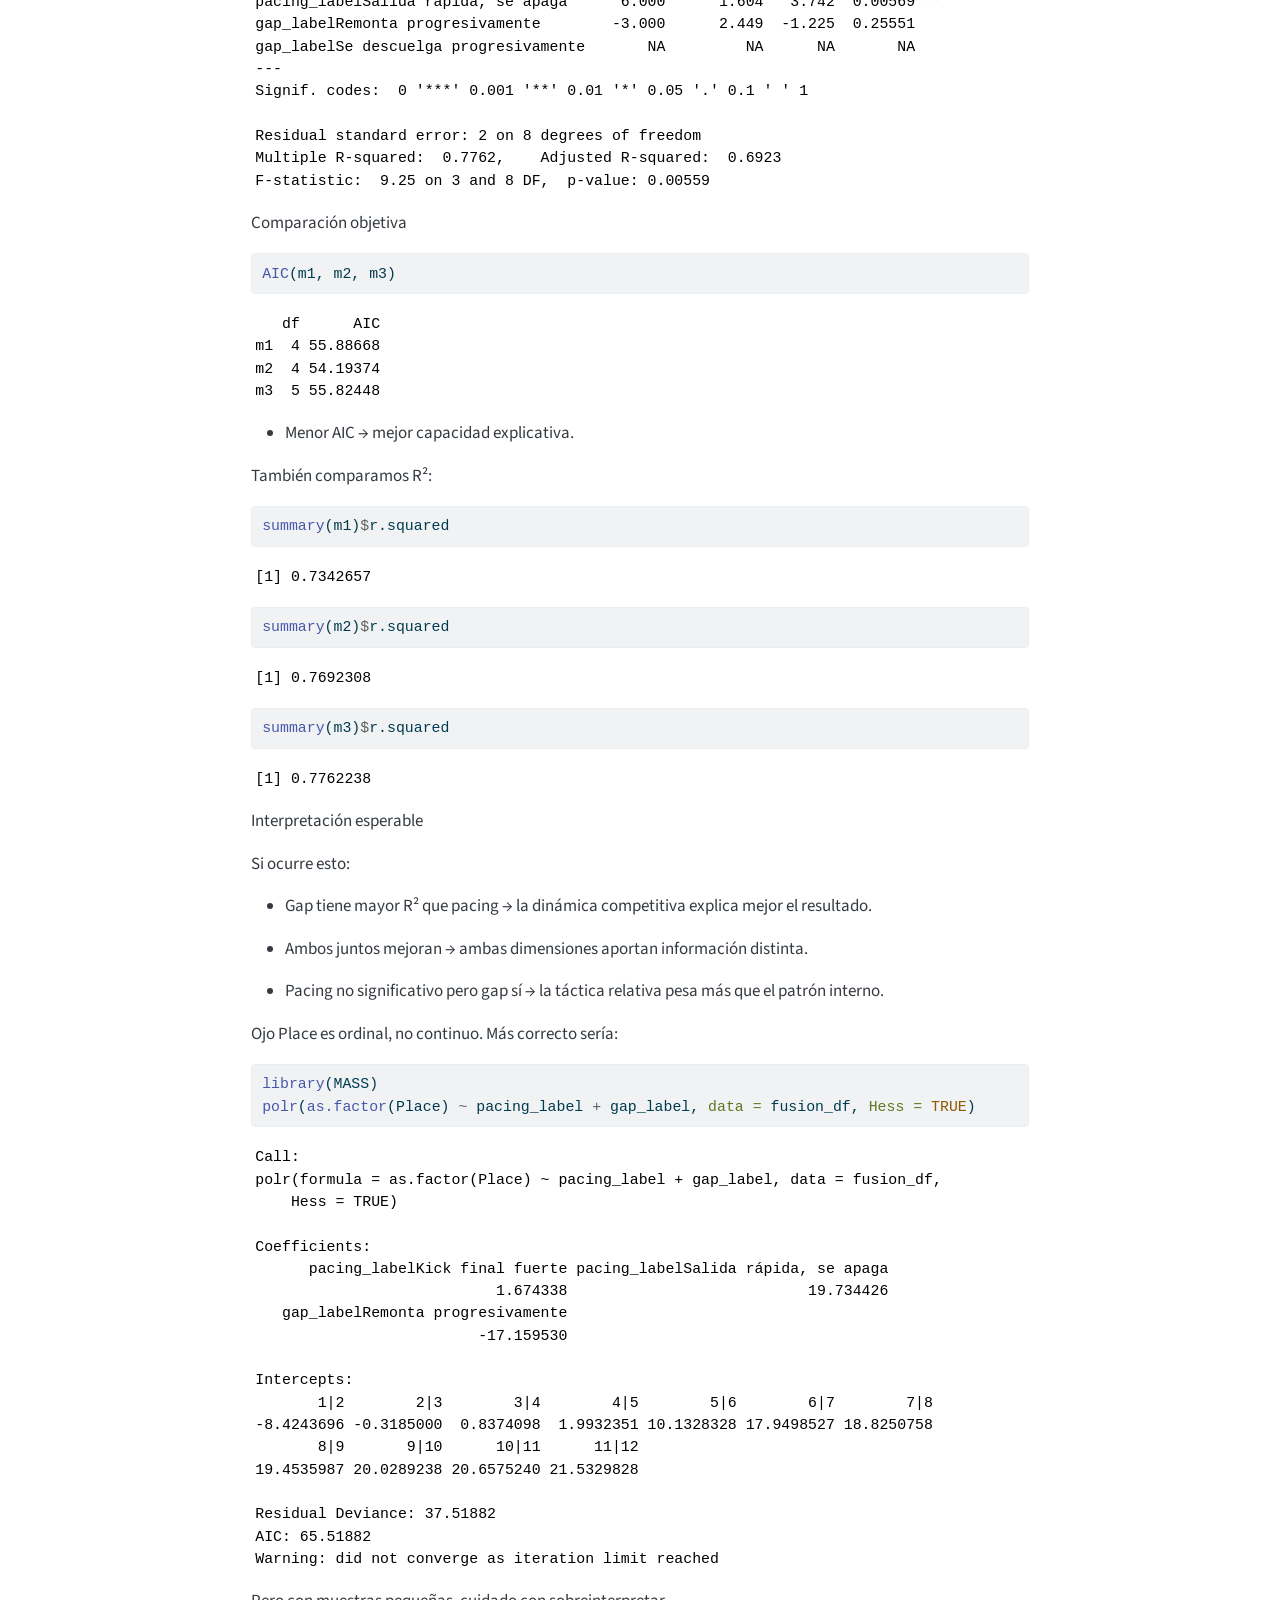
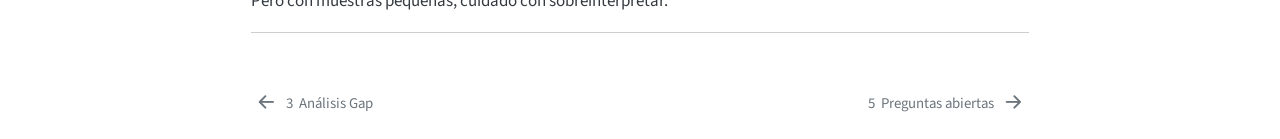
<file: _book/fusion.html>
<!DOCTYPE html>
<html xmlns="http://www.w3.org/1999/xhtml" lang="es" xml:lang="es"><head>

<meta charset="utf-8">
<meta name="generator" content="quarto-1.5.57">

<meta name="viewport" content="width=device-width, initial-scale=1.0, user-scalable=yes">


<title>4&nbsp; Fusión – Análisis carreras 1500m</title>
<style>
code{white-space: pre-wrap;}
span.smallcaps{font-variant: small-caps;}
div.columns{display: flex; gap: min(4vw, 1.5em);}
div.column{flex: auto; overflow-x: auto;}
div.hanging-indent{margin-left: 1.5em; text-indent: -1.5em;}
ul.task-list{list-style: none;}
ul.task-list li input[type="checkbox"] {
  width: 0.8em;
  margin: 0 0.8em 0.2em -1em; /* quarto-specific, see https://github.com/quarto-dev/quarto-cli/issues/4556 */ 
  vertical-align: middle;
}
/* CSS for syntax highlighting */
pre > code.sourceCode { white-space: pre; position: relative; }
pre > code.sourceCode > span { line-height: 1.25; }
pre > code.sourceCode > span:empty { height: 1.2em; }
.sourceCode { overflow: visible; }
code.sourceCode > span { color: inherit; text-decoration: inherit; }
div.sourceCode { margin: 1em 0; }
pre.sourceCode { margin: 0; }
@media screen {
div.sourceCode { overflow: auto; }
}
@media print {
pre > code.sourceCode { white-space: pre-wrap; }
pre > code.sourceCode > span { display: inline-block; text-indent: -5em; padding-left: 5em; }
}
pre.numberSource code
  { counter-reset: source-line 0; }
pre.numberSource code > span
  { position: relative; left: -4em; counter-increment: source-line; }
pre.numberSource code > span > a:first-child::before
  { content: counter(source-line);
    position: relative; left: -1em; text-align: right; vertical-align: baseline;
    border: none; display: inline-block;
    -webkit-touch-callout: none; -webkit-user-select: none;
    -khtml-user-select: none; -moz-user-select: none;
    -ms-user-select: none; user-select: none;
    padding: 0 4px; width: 4em;
  }
pre.numberSource { margin-left: 3em;  padding-left: 4px; }
div.sourceCode
  {   }
@media screen {
pre > code.sourceCode > span > a:first-child::before { text-decoration: underline; }
}
</style>


<script src="site_libs/quarto-nav/quarto-nav.js"></script>
<script src="site_libs/quarto-nav/headroom.min.js"></script>
<script src="site_libs/clipboard/clipboard.min.js"></script>
<script src="site_libs/quarto-search/autocomplete.umd.js"></script>
<script src="site_libs/quarto-search/fuse.min.js"></script>
<script src="site_libs/quarto-search/quarto-search.js"></script>
<meta name="quarto:offset" content="./">
<link href="./next.html" rel="next">
<link href="./gap.html" rel="prev">
<script src="site_libs/quarto-html/quarto.js"></script>
<script src="site_libs/quarto-html/popper.min.js"></script>
<script src="site_libs/quarto-html/tippy.umd.min.js"></script>
<script src="site_libs/quarto-html/anchor.min.js"></script>
<link href="site_libs/quarto-html/tippy.css" rel="stylesheet">
<link href="site_libs/quarto-html/quarto-syntax-highlighting.css" rel="stylesheet" id="quarto-text-highlighting-styles">
<script src="site_libs/bootstrap/bootstrap.min.js"></script>
<link href="site_libs/bootstrap/bootstrap-icons.css" rel="stylesheet">
<link href="site_libs/bootstrap/bootstrap.min.css" rel="stylesheet" id="quarto-bootstrap" data-mode="light">
<script id="quarto-search-options" type="application/json">{
  "location": "sidebar",
  "copy-button": false,
  "collapse-after": 3,
  "panel-placement": "start",
  "type": "textbox",
  "limit": 50,
  "keyboard-shortcut": [
    "f",
    "/",
    "s"
  ],
  "show-item-context": false,
  "language": {
    "search-no-results-text": "Sin resultados",
    "search-matching-documents-text": "documentos encontrados",
    "search-copy-link-title": "Copiar el enlace en la búsqueda",
    "search-hide-matches-text": "Ocultar resultados adicionales",
    "search-more-match-text": "resultado adicional en este documento",
    "search-more-matches-text": "resultados adicionales en este documento",
    "search-clear-button-title": "Borrar",
    "search-text-placeholder": "",
    "search-detached-cancel-button-title": "Cancelar",
    "search-submit-button-title": "Enviar",
    "search-label": "Buscar"
  }
}</script>


<link rel="stylesheet" href="styles.css">
</head>

<body class="nav-sidebar docked">

<div id="quarto-search-results"></div>
  <header id="quarto-header" class="headroom fixed-top">
  <nav class="quarto-secondary-nav">
    <div class="container-fluid d-flex">
      <button type="button" class="quarto-btn-toggle btn" data-bs-toggle="collapse" role="button" data-bs-target=".quarto-sidebar-collapse-item" aria-controls="quarto-sidebar" aria-expanded="false" aria-label="Alternar barra lateral" onclick="if (window.quartoToggleHeadroom) { window.quartoToggleHeadroom(); }">
        <i class="bi bi-layout-text-sidebar-reverse"></i>
      </button>
        <nav class="quarto-page-breadcrumbs" aria-label="breadcrumb"><ol class="breadcrumb"><li class="breadcrumb-item"><a href="./fusion.html"><span class="chapter-number">4</span>&nbsp; <span class="chapter-title">Fusión</span></a></li></ol></nav>
        <a class="flex-grow-1" role="navigation" data-bs-toggle="collapse" data-bs-target=".quarto-sidebar-collapse-item" aria-controls="quarto-sidebar" aria-expanded="false" aria-label="Alternar barra lateral" onclick="if (window.quartoToggleHeadroom) { window.quartoToggleHeadroom(); }">      
        </a>
      <button type="button" class="btn quarto-search-button" aria-label="Buscar" onclick="window.quartoOpenSearch();">
        <i class="bi bi-search"></i>
      </button>
    </div>
  </nav>
</header>
<!-- content -->
<div id="quarto-content" class="quarto-container page-columns page-rows-contents page-layout-article">
<!-- sidebar -->
  <nav id="quarto-sidebar" class="sidebar collapse collapse-horizontal quarto-sidebar-collapse-item sidebar-navigation docked overflow-auto">
    <div class="pt-lg-2 mt-2 text-left sidebar-header">
    <div class="sidebar-title mb-0 py-0">
      <a href="./">Análisis carreras 1500m</a> 
    </div>
      </div>
        <div class="mt-2 flex-shrink-0 align-items-center">
        <div class="sidebar-search">
        <div id="quarto-search" class="" title="Buscar"></div>
        </div>
        </div>
    <div class="sidebar-menu-container"> 
    <ul class="list-unstyled mt-1">
        <li class="sidebar-item">
  <div class="sidebar-item-container"> 
  <a href="./index.html" class="sidebar-item-text sidebar-link">
 <span class="menu-text"><span class="chapter-number">1</span>&nbsp; <span class="chapter-title">Introducción</span></span></a>
  </div>
</li>
        <li class="sidebar-item">
  <div class="sidebar-item-container"> 
  <a href="./intro.html" class="sidebar-item-text sidebar-link">
 <span class="menu-text"><span class="chapter-number">2</span>&nbsp; <span class="chapter-title">Análisis velocidad</span></span></a>
  </div>
</li>
        <li class="sidebar-item">
  <div class="sidebar-item-container"> 
  <a href="./gap.html" class="sidebar-item-text sidebar-link">
 <span class="menu-text"><span class="chapter-number">3</span>&nbsp; <span class="chapter-title">Análisis Gap</span></span></a>
  </div>
</li>
        <li class="sidebar-item">
  <div class="sidebar-item-container"> 
  <a href="./fusion.html" class="sidebar-item-text sidebar-link active">
 <span class="menu-text"><span class="chapter-number">4</span>&nbsp; <span class="chapter-title">Fusión</span></span></a>
  </div>
</li>
        <li class="sidebar-item">
  <div class="sidebar-item-container"> 
  <a href="./next.html" class="sidebar-item-text sidebar-link">
 <span class="menu-text"><span class="chapter-number">5</span>&nbsp; <span class="chapter-title">Preguntas abiertas</span></span></a>
  </div>
</li>
    </ul>
    </div>
</nav>
<div id="quarto-sidebar-glass" class="quarto-sidebar-collapse-item" data-bs-toggle="collapse" data-bs-target=".quarto-sidebar-collapse-item"></div>
<!-- margin-sidebar -->
    <div id="quarto-margin-sidebar" class="sidebar margin-sidebar">
        <nav id="TOC" role="doc-toc" class="toc-active">
    <h2 id="toc-title">Tabla de contenidos</h2>
   
  <ul>
  <li><a href="#tabla-cruzada" id="toc-tabla-cruzada" class="nav-link active" data-scroll-target="#tabla-cruzada"><span class="header-section-number">4.1</span> Tabla cruzada</a></li>
  <li><a href="#visualización" id="toc-visualización" class="nav-link" data-scroll-target="#visualización"><span class="header-section-number">4.2</span> Visualización</a></li>
  <li><a href="#interpretación" id="toc-interpretación" class="nav-link" data-scroll-target="#interpretación"><span class="header-section-number">4.3</span> Interpretación</a></li>
  <li><a href="#gráfico-tipo-sankey-pacing-gap" id="toc-gráfico-tipo-sankey-pacing-gap" class="nav-link" data-scroll-target="#gráfico-tipo-sankey-pacing-gap"><span class="header-section-number">4.4</span> Gráfico tipo Sankey (pacing → gap)</a></li>
  <li><a href="#podium" id="toc-podium" class="nav-link" data-scroll-target="#podium"><span class="header-section-number">4.5</span> Podium</a></li>
  </ul>
</nav>
    </div>
<!-- main -->
<main class="content" id="quarto-document-content">

<header id="title-block-header" class="quarto-title-block default">
<div class="quarto-title">
<h1 class="title"><span class="chapter-number">4</span>&nbsp; <span class="chapter-title">Fusión</span></h1>
</div>



<div class="quarto-title-meta">

    
  
    
  </div>
  


</header>


<p>Comparamos dos dimensiones distintas:</p>
<ul>
<li><p>Pacing interno (Xshape) → estrategia fisiológica.</p></li>
<li><p>Dinámica del gap (Gshape) → comportamiento competitivo relativo.</p></li>
</ul>
<p>Si coinciden, el patrón es fuerte. Si no coinciden, eso es información táctica valiosa.</p>
<p>El objetivo es responder preguntas como:</p>
<ul>
<li><p>¿Los que hacen “kick final fuerte” realmente recortan gap?</p></li>
<li><p>¿Los que salen rápido terminan perdiendo contacto?</p></li>
<li><p>¿Hay perfiles fisiológicos que no se traducen en ventaja competitiva?</p></li>
</ul>
<section id="tabla-cruzada" class="level2" data-number="4.1">
<h2 data-number="4.1" class="anchored" data-anchor-id="tabla-cruzada"><span class="header-section-number">4.1</span> Tabla cruzada</h2>
<div class="cell">
<div class="sourceCode cell-code" id="cb1"><pre class="sourceCode r code-with-copy"><code class="sourceCode r"><span id="cb1-1"><a href="#cb1-1" aria-hidden="true" tabindex="-1"></a><span class="fu">library</span>(dplyr)</span>
<span id="cb1-2"><a href="#cb1-2" aria-hidden="true" tabindex="-1"></a></span>
<span id="cb1-3"><a href="#cb1-3" aria-hidden="true" tabindex="-1"></a>compare_labels <span class="ot">&lt;-</span> strategy_metrics <span class="sc">%&gt;%</span></span>
<span id="cb1-4"><a href="#cb1-4" aria-hidden="true" tabindex="-1"></a>  <span class="fu">select</span>(Competitor, <span class="at">pacing_label =</span> label) <span class="sc">%&gt;%</span></span>
<span id="cb1-5"><a href="#cb1-5" aria-hidden="true" tabindex="-1"></a>  <span class="fu">left_join</span>(</span>
<span id="cb1-6"><a href="#cb1-6" aria-hidden="true" tabindex="-1"></a>    res_gap_labeled <span class="sc">%&gt;%</span></span>
<span id="cb1-7"><a href="#cb1-7" aria-hidden="true" tabindex="-1"></a>      <span class="fu">select</span>(Competitor, <span class="at">gap_label =</span> label),</span>
<span id="cb1-8"><a href="#cb1-8" aria-hidden="true" tabindex="-1"></a>    <span class="at">by =</span> <span class="st">"Competitor"</span></span>
<span id="cb1-9"><a href="#cb1-9" aria-hidden="true" tabindex="-1"></a>  )</span>
<span id="cb1-10"><a href="#cb1-10" aria-hidden="true" tabindex="-1"></a></span>
<span id="cb1-11"><a href="#cb1-11" aria-hidden="true" tabindex="-1"></a>compare_labels</span></code><button title="Copiar al portapapeles" class="code-copy-button"><i class="bi"></i></button></pre></div>
<div class="cell-output cell-output-stdout">
<pre><code>            Competitor            pacing_label                    gap_label
1       Faith Kipyegon       Kick final fuerte      Remonta progresivamente
2         Jessica Hull        Estrategia mixta             Posición estable
3  Georgia Hunter Bell       Kick final fuerte             Posición estable
4       Diribe Welteji        Estrategia mixta             Posición estable
5           Laura Muir       Kick final fuerte             Posición estable
6   Susan Lokayo Ejore Salida rápida, se apaga Se descuelga progresivamente
7          Nikki Hiltz Salida rápida, se apaga Se descuelga progresivamente
8      Elle St. Pierre Salida rápida, se apaga Se descuelga progresivamente
9     Agathe Guillemot Salida rápida, se apaga Se descuelga progresivamente
10 Klaudia Kazimierska Salida rápida, se apaga Se descuelga progresivamente
11      Águeda Marqués Salida rápida, se apaga Se descuelga progresivamente
12        Gudaf Tsegay Salida rápida, se apaga Se descuelga progresivamente</code></pre>
</div>
</div>
<p>Tabla de contingencia:</p>
<div class="cell">
<div class="sourceCode cell-code" id="cb3"><pre class="sourceCode r code-with-copy"><code class="sourceCode r"><span id="cb3-1"><a href="#cb3-1" aria-hidden="true" tabindex="-1"></a>table_labels <span class="ot">&lt;-</span> <span class="fu">table</span>(compare_labels<span class="sc">$</span>pacing_label,</span>
<span id="cb3-2"><a href="#cb3-2" aria-hidden="true" tabindex="-1"></a>                      compare_labels<span class="sc">$</span>gap_label)</span>
<span id="cb3-3"><a href="#cb3-3" aria-hidden="true" tabindex="-1"></a></span>
<span id="cb3-4"><a href="#cb3-4" aria-hidden="true" tabindex="-1"></a>table_labels</span></code><button title="Copiar al portapapeles" class="code-copy-button"><i class="bi"></i></button></pre></div>
<div class="cell-output cell-output-stdout">
<pre><code>                         
                          Posición estable Remonta progresivamente
  Estrategia mixta                       2                       0
  Kick final fuerte                      2                       1
  Salida rápida, se apaga                0                       0
                         
                          Se descuelga progresivamente
  Estrategia mixta                                   0
  Kick final fuerte                                  0
  Salida rápida, se apaga                            7</code></pre>
</div>
<div class="sourceCode cell-code" id="cb5"><pre class="sourceCode r code-with-copy"><code class="sourceCode r"><span id="cb5-1"><a href="#cb5-1" aria-hidden="true" tabindex="-1"></a><span class="fu">prop.table</span>(table_labels, <span class="at">margin =</span> <span class="dv">1</span>)</span></code><button title="Copiar al portapapeles" class="code-copy-button"><i class="bi"></i></button></pre></div>
<div class="cell-output cell-output-stdout">
<pre><code>                         
                          Posición estable Remonta progresivamente
  Estrategia mixta               1.0000000               0.0000000
  Kick final fuerte              0.6666667               0.3333333
  Salida rápida, se apaga        0.0000000               0.0000000
                         
                          Se descuelga progresivamente
  Estrategia mixta                           0.0000000
  Kick final fuerte                          0.0000000
  Salida rápida, se apaga                    1.0000000</code></pre>
</div>
</div>
</section>
<section id="visualización" class="level2" data-number="4.2">
<h2 data-number="4.2" class="anchored" data-anchor-id="visualización"><span class="header-section-number">4.2</span> Visualización</h2>
<div class="cell">
<div class="sourceCode cell-code" id="cb7"><pre class="sourceCode r code-with-copy"><code class="sourceCode r"><span id="cb7-1"><a href="#cb7-1" aria-hidden="true" tabindex="-1"></a><span class="fu">library</span>(ggplot2)</span>
<span id="cb7-2"><a href="#cb7-2" aria-hidden="true" tabindex="-1"></a></span>
<span id="cb7-3"><a href="#cb7-3" aria-hidden="true" tabindex="-1"></a>heat_df <span class="ot">&lt;-</span> <span class="fu">as.data.frame</span>(table_labels)</span>
<span id="cb7-4"><a href="#cb7-4" aria-hidden="true" tabindex="-1"></a><span class="fu">colnames</span>(heat_df) <span class="ot">&lt;-</span> <span class="fu">c</span>(<span class="st">"Pacing"</span>, <span class="st">"Gap"</span>, <span class="st">"Count"</span>)</span>
<span id="cb7-5"><a href="#cb7-5" aria-hidden="true" tabindex="-1"></a></span>
<span id="cb7-6"><a href="#cb7-6" aria-hidden="true" tabindex="-1"></a><span class="fu">ggplot</span>(heat_df, <span class="fu">aes</span>(<span class="at">x =</span> Gap, <span class="at">y =</span> Pacing, <span class="at">fill =</span> Count)) <span class="sc">+</span></span>
<span id="cb7-7"><a href="#cb7-7" aria-hidden="true" tabindex="-1"></a>  <span class="fu">geom_tile</span>() <span class="sc">+</span></span>
<span id="cb7-8"><a href="#cb7-8" aria-hidden="true" tabindex="-1"></a>  <span class="fu">geom_text</span>(<span class="fu">aes</span>(<span class="at">label =</span> Count)) <span class="sc">+</span></span>
<span id="cb7-9"><a href="#cb7-9" aria-hidden="true" tabindex="-1"></a>  <span class="fu">scale_fill_gradient</span>(<span class="at">low =</span> <span class="st">"white"</span>, <span class="at">high =</span> <span class="st">"steelblue"</span>) <span class="sc">+</span></span>
<span id="cb7-10"><a href="#cb7-10" aria-hidden="true" tabindex="-1"></a>  <span class="fu">labs</span>(</span>
<span id="cb7-11"><a href="#cb7-11" aria-hidden="true" tabindex="-1"></a>    <span class="at">title =</span> <span class="st">"Cruce: Pacing interno vs Dinámica competitiva"</span>,</span>
<span id="cb7-12"><a href="#cb7-12" aria-hidden="true" tabindex="-1"></a>    <span class="at">x =</span> <span class="st">"Dinámica del gap"</span>,</span>
<span id="cb7-13"><a href="#cb7-13" aria-hidden="true" tabindex="-1"></a>    <span class="at">y =</span> <span class="st">"Pacing interno"</span></span>
<span id="cb7-14"><a href="#cb7-14" aria-hidden="true" tabindex="-1"></a>  ) <span class="sc">+</span></span>
<span id="cb7-15"><a href="#cb7-15" aria-hidden="true" tabindex="-1"></a>  <span class="fu">theme_minimal</span>() <span class="sc">+</span></span>
<span id="cb7-16"><a href="#cb7-16" aria-hidden="true" tabindex="-1"></a>  <span class="fu">theme</span>(<span class="at">axis.text.x =</span> <span class="fu">element_text</span>(<span class="at">angle =</span> <span class="dv">45</span>, <span class="at">hjust =</span> <span class="dv">1</span>))</span></code><button title="Copiar al portapapeles" class="code-copy-button"><i class="bi"></i></button></pre></div>
<div class="cell-output-display">
<div>
<figure class="figure">
<p><img src="fusion_files/figure-html/unnamed-chunk-1-1.png" class="img-fluid figure-img" width="672"></p>
</figure>
</div>
</div>
</div>
</section>
<section id="interpretación" class="level2" data-number="4.3">
<h2 data-number="4.3" class="anchored" data-anchor-id="interpretación"><span class="header-section-number">4.3</span> Interpretación</h2>
<p><strong>Caso 1 — Coincidencia fuerte:</strong></p>
<p>Si “Kick final fuerte” (pacing) coincide mayoritariamente con “Ataque final” (gap):</p>
<p>→ La estrategia interna se traduce en ventaja competitiva.</p>
<p><strong>Caso 2 — Desacople</strong></p>
<p>Si muchos “Salida rápida, se apaga” terminan en “Se descuelga progresivamente”:</p>
<p>→ Estrategia agresiva insostenible.</p>
<p><strong>Caso 3 — Estrategia no determinante</strong></p>
<p>Si “Ritmo constante” se reparte entre varias dinámicas del gap:</p>
<p>→ El pacing interno no explica totalmente el resultado competitivo.</p>
</section>
<section id="gráfico-tipo-sankey-pacing-gap" class="level2" data-number="4.4">
<h2 data-number="4.4" class="anchored" data-anchor-id="gráfico-tipo-sankey-pacing-gap"><span class="header-section-number">4.4</span> Gráfico tipo Sankey (pacing → gap)</h2>
<p>Necesitamos una tabla de flujos.</p>
<div class="cell">
<div class="sourceCode cell-code" id="cb8"><pre class="sourceCode r code-with-copy"><code class="sourceCode r"><span id="cb8-1"><a href="#cb8-1" aria-hidden="true" tabindex="-1"></a><span class="fu">library</span>(dplyr)</span>
<span id="cb8-2"><a href="#cb8-2" aria-hidden="true" tabindex="-1"></a></span>
<span id="cb8-3"><a href="#cb8-3" aria-hidden="true" tabindex="-1"></a>fusion_df <span class="ot">&lt;-</span> strategy_metrics <span class="sc">%&gt;%</span></span>
<span id="cb8-4"><a href="#cb8-4" aria-hidden="true" tabindex="-1"></a>  <span class="fu">select</span>(Competitor, <span class="at">pacing_label =</span> label) <span class="sc">%&gt;%</span></span>
<span id="cb8-5"><a href="#cb8-5" aria-hidden="true" tabindex="-1"></a>  <span class="fu">left_join</span>(</span>
<span id="cb8-6"><a href="#cb8-6" aria-hidden="true" tabindex="-1"></a>    res_gap_labeled <span class="sc">%&gt;%</span></span>
<span id="cb8-7"><a href="#cb8-7" aria-hidden="true" tabindex="-1"></a>      <span class="fu">select</span>(Competitor, <span class="at">gap_label =</span> label),</span>
<span id="cb8-8"><a href="#cb8-8" aria-hidden="true" tabindex="-1"></a>    <span class="at">by =</span> <span class="st">"Competitor"</span></span>
<span id="cb8-9"><a href="#cb8-9" aria-hidden="true" tabindex="-1"></a>  ) <span class="sc">%&gt;%</span></span>
<span id="cb8-10"><a href="#cb8-10" aria-hidden="true" tabindex="-1"></a>  <span class="fu">left_join</span>(</span>
<span id="cb8-11"><a href="#cb8-11" aria-hidden="true" tabindex="-1"></a>    datos <span class="sc">%&gt;%</span></span>
<span id="cb8-12"><a href="#cb8-12" aria-hidden="true" tabindex="-1"></a>      <span class="fu">select</span>(Competitor, Place, Time),</span>
<span id="cb8-13"><a href="#cb8-13" aria-hidden="true" tabindex="-1"></a>    <span class="at">by =</span> <span class="st">"Competitor"</span></span>
<span id="cb8-14"><a href="#cb8-14" aria-hidden="true" tabindex="-1"></a>  )</span>
<span id="cb8-15"><a href="#cb8-15" aria-hidden="true" tabindex="-1"></a></span>
<span id="cb8-16"><a href="#cb8-16" aria-hidden="true" tabindex="-1"></a>fusion_df</span></code><button title="Copiar al portapapeles" class="code-copy-button"><i class="bi"></i></button></pre></div>
<div class="cell-output cell-output-stdout">
<pre><code>            Competitor            pacing_label                    gap_label
1       Faith Kipyegon       Kick final fuerte      Remonta progresivamente
2         Jessica Hull        Estrategia mixta             Posición estable
3  Georgia Hunter Bell       Kick final fuerte             Posición estable
4       Diribe Welteji        Estrategia mixta             Posición estable
5           Laura Muir       Kick final fuerte             Posición estable
6   Susan Lokayo Ejore Salida rápida, se apaga Se descuelga progresivamente
7          Nikki Hiltz Salida rápida, se apaga Se descuelga progresivamente
8      Elle St. Pierre Salida rápida, se apaga Se descuelga progresivamente
9     Agathe Guillemot Salida rápida, se apaga Se descuelga progresivamente
10 Klaudia Kazimierska Salida rápida, se apaga Se descuelga progresivamente
11      Águeda Marqués Salida rápida, se apaga Se descuelga progresivamente
12        Gudaf Tsegay Salida rápida, se apaga Se descuelga progresivamente
   Place     Time
1      1 03:51:00
2      2 03:52:00
3      3 03:52:00
4      4 03:52:00
5      5 03:53:00
6      6 03:56:00
7      7 03:56:00
8      8 03:57:00
9      9 03:59:00
10    10 04:00:00
11    11 04:00:00
12    12 04:01:00</code></pre>
</div>
<div class="sourceCode cell-code" id="cb10"><pre class="sourceCode r code-with-copy"><code class="sourceCode r"><span id="cb10-1"><a href="#cb10-1" aria-hidden="true" tabindex="-1"></a>flow_data <span class="ot">&lt;-</span> fusion_df <span class="sc">%&gt;%</span></span>
<span id="cb10-2"><a href="#cb10-2" aria-hidden="true" tabindex="-1"></a>  <span class="fu">count</span>(pacing_label, gap_label)</span></code><button title="Copiar al portapapeles" class="code-copy-button"><i class="bi"></i></button></pre></div>
</div>
<div class="cell">
<div class="sourceCode cell-code" id="cb11"><pre class="sourceCode r code-with-copy"><code class="sourceCode r"><span id="cb11-1"><a href="#cb11-1" aria-hidden="true" tabindex="-1"></a><span class="fu">library</span>(dplyr)</span>
<span id="cb11-2"><a href="#cb11-2" aria-hidden="true" tabindex="-1"></a><span class="fu">library</span>(ggplot2)</span>
<span id="cb11-3"><a href="#cb11-3" aria-hidden="true" tabindex="-1"></a><span class="fu">library</span>(ggalluvial)</span>
<span id="cb11-4"><a href="#cb11-4" aria-hidden="true" tabindex="-1"></a><span class="fu">library</span>(stringr)</span>
<span id="cb11-5"><a href="#cb11-5" aria-hidden="true" tabindex="-1"></a><span class="fu">library</span>(ggrepel)</span>
<span id="cb11-6"><a href="#cb11-6" aria-hidden="true" tabindex="-1"></a></span>
<span id="cb11-7"><a href="#cb11-7" aria-hidden="true" tabindex="-1"></a><span class="co"># flow_data debe ser: pacing_label, gap_label, n</span></span>
<span id="cb11-8"><a href="#cb11-8" aria-hidden="true" tabindex="-1"></a><span class="co"># Si no lo tienes:</span></span>
<span id="cb11-9"><a href="#cb11-9" aria-hidden="true" tabindex="-1"></a><span class="co"># flow_data &lt;- fusion_df %&gt;% count(pacing_label, gap_label, name = "n")</span></span>
<span id="cb11-10"><a href="#cb11-10" aria-hidden="true" tabindex="-1"></a></span>
<span id="cb11-11"><a href="#cb11-11" aria-hidden="true" tabindex="-1"></a><span class="co"># 1) Abreviar etiquetas (ajusta a tu gusto)</span></span>
<span id="cb11-12"><a href="#cb11-12" aria-hidden="true" tabindex="-1"></a>short_label <span class="ot">&lt;-</span> <span class="cf">function</span>(x, <span class="at">width =</span> <span class="dv">18</span>) <span class="fu">str_wrap</span>(x, <span class="at">width =</span> width)</span>
<span id="cb11-13"><a href="#cb11-13" aria-hidden="true" tabindex="-1"></a></span>
<span id="cb11-14"><a href="#cb11-14" aria-hidden="true" tabindex="-1"></a>flow_plot <span class="ot">&lt;-</span> flow_data <span class="sc">%&gt;%</span></span>
<span id="cb11-15"><a href="#cb11-15" aria-hidden="true" tabindex="-1"></a>  <span class="fu">mutate</span>(</span>
<span id="cb11-16"><a href="#cb11-16" aria-hidden="true" tabindex="-1"></a>    <span class="at">pacing_s =</span> <span class="fu">short_label</span>(pacing_label, <span class="dv">16</span>),</span>
<span id="cb11-17"><a href="#cb11-17" aria-hidden="true" tabindex="-1"></a>    <span class="at">gap_s    =</span> <span class="fu">short_label</span>(gap_label, <span class="dv">16</span>)</span>
<span id="cb11-18"><a href="#cb11-18" aria-hidden="true" tabindex="-1"></a>  )</span>
<span id="cb11-19"><a href="#cb11-19" aria-hidden="true" tabindex="-1"></a></span>
<span id="cb11-20"><a href="#cb11-20" aria-hidden="true" tabindex="-1"></a><span class="co"># 2) Ordenar niveles para mejorar lectura (ejemplo: por total descendente)</span></span>
<span id="cb11-21"><a href="#cb11-21" aria-hidden="true" tabindex="-1"></a>pacing_order <span class="ot">&lt;-</span> flow_plot <span class="sc">%&gt;%</span></span>
<span id="cb11-22"><a href="#cb11-22" aria-hidden="true" tabindex="-1"></a>  <span class="fu">group_by</span>(pacing_s) <span class="sc">%&gt;%</span></span>
<span id="cb11-23"><a href="#cb11-23" aria-hidden="true" tabindex="-1"></a>  <span class="fu">summarise</span>(<span class="at">total =</span> <span class="fu">sum</span>(n), <span class="at">.groups =</span> <span class="st">"drop"</span>) <span class="sc">%&gt;%</span></span>
<span id="cb11-24"><a href="#cb11-24" aria-hidden="true" tabindex="-1"></a>  <span class="fu">arrange</span>(<span class="fu">desc</span>(total)) <span class="sc">%&gt;%</span></span>
<span id="cb11-25"><a href="#cb11-25" aria-hidden="true" tabindex="-1"></a>  <span class="fu">pull</span>(pacing_s)</span>
<span id="cb11-26"><a href="#cb11-26" aria-hidden="true" tabindex="-1"></a></span>
<span id="cb11-27"><a href="#cb11-27" aria-hidden="true" tabindex="-1"></a>gap_order <span class="ot">&lt;-</span> flow_plot <span class="sc">%&gt;%</span></span>
<span id="cb11-28"><a href="#cb11-28" aria-hidden="true" tabindex="-1"></a>  <span class="fu">group_by</span>(gap_s) <span class="sc">%&gt;%</span></span>
<span id="cb11-29"><a href="#cb11-29" aria-hidden="true" tabindex="-1"></a>  <span class="fu">summarise</span>(<span class="at">total =</span> <span class="fu">sum</span>(n), <span class="at">.groups =</span> <span class="st">"drop"</span>) <span class="sc">%&gt;%</span></span>
<span id="cb11-30"><a href="#cb11-30" aria-hidden="true" tabindex="-1"></a>  <span class="fu">arrange</span>(<span class="fu">desc</span>(total)) <span class="sc">%&gt;%</span></span>
<span id="cb11-31"><a href="#cb11-31" aria-hidden="true" tabindex="-1"></a>  <span class="fu">pull</span>(gap_s)</span>
<span id="cb11-32"><a href="#cb11-32" aria-hidden="true" tabindex="-1"></a></span>
<span id="cb11-33"><a href="#cb11-33" aria-hidden="true" tabindex="-1"></a>flow_plot <span class="ot">&lt;-</span> flow_plot <span class="sc">%&gt;%</span></span>
<span id="cb11-34"><a href="#cb11-34" aria-hidden="true" tabindex="-1"></a>  <span class="fu">mutate</span>(</span>
<span id="cb11-35"><a href="#cb11-35" aria-hidden="true" tabindex="-1"></a>    <span class="at">pacing_s =</span> <span class="fu">factor</span>(pacing_s, <span class="at">levels =</span> pacing_order),</span>
<span id="cb11-36"><a href="#cb11-36" aria-hidden="true" tabindex="-1"></a>    <span class="at">gap_s    =</span> <span class="fu">factor</span>(gap_s, <span class="at">levels =</span> gap_order)</span>
<span id="cb11-37"><a href="#cb11-37" aria-hidden="true" tabindex="-1"></a>  )</span>
<span id="cb11-38"><a href="#cb11-38" aria-hidden="true" tabindex="-1"></a></span>
<span id="cb11-39"><a href="#cb11-39" aria-hidden="true" tabindex="-1"></a><span class="co"># 3) Plot</span></span>
<span id="cb11-40"><a href="#cb11-40" aria-hidden="true" tabindex="-1"></a><span class="fu">ggplot</span>(flow_plot,</span>
<span id="cb11-41"><a href="#cb11-41" aria-hidden="true" tabindex="-1"></a>       <span class="fu">aes</span>(<span class="at">axis1 =</span> pacing_s, <span class="at">axis2 =</span> gap_s, <span class="at">y =</span> n)) <span class="sc">+</span></span>
<span id="cb11-42"><a href="#cb11-42" aria-hidden="true" tabindex="-1"></a>  <span class="fu">geom_alluvium</span>(<span class="fu">aes</span>(<span class="at">fill =</span> pacing_s), <span class="at">width =</span> <span class="fl">0.18</span>, <span class="at">alpha =</span> <span class="fl">0.8</span>, <span class="at">color =</span> <span class="st">"grey35"</span>) <span class="sc">+</span></span>
<span id="cb11-43"><a href="#cb11-43" aria-hidden="true" tabindex="-1"></a>  <span class="fu">geom_stratum</span>(<span class="at">width =</span> <span class="fl">0.22</span>, <span class="at">fill =</span> <span class="st">"grey92"</span>, <span class="at">color =</span> <span class="st">"grey30"</span>) <span class="sc">+</span></span>
<span id="cb11-44"><a href="#cb11-44" aria-hidden="true" tabindex="-1"></a>  <span class="co"># Conteos en los flujos (centro)</span></span>
<span id="cb11-45"><a href="#cb11-45" aria-hidden="true" tabindex="-1"></a>  <span class="fu">geom_text</span>(<span class="at">stat =</span> <span class="st">"alluvium"</span>, <span class="fu">aes</span>(<span class="at">label =</span> n),</span>
<span id="cb11-46"><a href="#cb11-46" aria-hidden="true" tabindex="-1"></a>            <span class="at">size =</span> <span class="dv">4</span>, <span class="at">color =</span> <span class="st">"black"</span>, <span class="at">alpha =</span> <span class="fl">0.9</span>) <span class="sc">+</span></span>
<span id="cb11-47"><a href="#cb11-47" aria-hidden="true" tabindex="-1"></a>  <span class="co"># Etiquetas de estratos (wrap)</span></span>
<span id="cb11-48"><a href="#cb11-48" aria-hidden="true" tabindex="-1"></a>  <span class="fu">geom_text</span>(<span class="at">stat =</span> <span class="st">"stratum"</span>, <span class="fu">aes</span>(<span class="at">label =</span> <span class="fu">after_stat</span>(stratum)),</span>
<span id="cb11-49"><a href="#cb11-49" aria-hidden="true" tabindex="-1"></a>            <span class="at">size =</span> <span class="dv">4</span>, <span class="at">lineheight =</span> <span class="fl">0.95</span>) <span class="sc">+</span></span>
<span id="cb11-50"><a href="#cb11-50" aria-hidden="true" tabindex="-1"></a>  <span class="fu">scale_x_discrete</span>(<span class="at">limits =</span> <span class="fu">c</span>(<span class="st">"Pacing interno"</span>, <span class="st">"Dinámica del gap"</span>),</span>
<span id="cb11-51"><a href="#cb11-51" aria-hidden="true" tabindex="-1"></a>                   <span class="at">expand =</span> <span class="fu">c</span>(.<span class="dv">06</span>, .<span class="dv">06</span>)) <span class="sc">+</span></span>
<span id="cb11-52"><a href="#cb11-52" aria-hidden="true" tabindex="-1"></a>  <span class="fu">guides</span>(<span class="at">fill =</span> <span class="fu">guide_legend</span>(<span class="at">title =</span> <span class="st">"Pacing (abreviado)"</span>)) <span class="sc">+</span></span>
<span id="cb11-53"><a href="#cb11-53" aria-hidden="true" tabindex="-1"></a>  <span class="fu">labs</span>(</span>
<span id="cb11-54"><a href="#cb11-54" aria-hidden="true" tabindex="-1"></a>    <span class="at">title =</span> <span class="st">"Flujo entre tipologías: pacing interno vs dinámica del gap"</span>,</span>
<span id="cb11-55"><a href="#cb11-55" aria-hidden="true" tabindex="-1"></a>    <span class="at">y =</span> <span class="st">"Número de corredores"</span></span>
<span id="cb11-56"><a href="#cb11-56" aria-hidden="true" tabindex="-1"></a>  ) <span class="sc">+</span></span>
<span id="cb11-57"><a href="#cb11-57" aria-hidden="true" tabindex="-1"></a>  <span class="fu">theme_minimal</span>(<span class="at">base_size =</span> <span class="dv">13</span>) <span class="sc">+</span></span>
<span id="cb11-58"><a href="#cb11-58" aria-hidden="true" tabindex="-1"></a>  <span class="fu">theme</span>(</span>
<span id="cb11-59"><a href="#cb11-59" aria-hidden="true" tabindex="-1"></a>    <span class="at">legend.position =</span> <span class="st">"bottom"</span>,</span>
<span id="cb11-60"><a href="#cb11-60" aria-hidden="true" tabindex="-1"></a>    <span class="at">panel.grid.major.x =</span> <span class="fu">element_blank</span>(),</span>
<span id="cb11-61"><a href="#cb11-61" aria-hidden="true" tabindex="-1"></a>    <span class="at">panel.grid.minor =</span> <span class="fu">element_blank</span>()</span>
<span id="cb11-62"><a href="#cb11-62" aria-hidden="true" tabindex="-1"></a>  )</span></code><button title="Copiar al portapapeles" class="code-copy-button"><i class="bi"></i></button></pre></div>
<div class="cell-output-display">
<div>
<figure class="figure">
<p><img src="fusion_files/figure-html/unnamed-chunk-3-1.png" class="img-fluid figure-img" width="672"></p>
</figure>
</div>
</div>
</div>
<p>Interpretación:</p>
<ul>
<li><p>Flujo ancho → transición frecuente.</p></li>
<li><p>Si muchas categorías confluyen en una → esa dimensión domina.</p></li>
</ul>
</section>
<section id="podium" class="level2" data-number="4.5">
<h2 data-number="4.5" class="anchored" data-anchor-id="podium"><span class="header-section-number">4.5</span> Podium</h2>
<p>¿Qué tipología está asociada al podio?</p>
<p>Creamos variable binaria:</p>
<div class="cell">
<div class="sourceCode cell-code" id="cb12"><pre class="sourceCode r code-with-copy"><code class="sourceCode r"><span id="cb12-1"><a href="#cb12-1" aria-hidden="true" tabindex="-1"></a>fusion_df <span class="ot">&lt;-</span> fusion_df <span class="sc">%&gt;%</span></span>
<span id="cb12-2"><a href="#cb12-2" aria-hidden="true" tabindex="-1"></a>  <span class="fu">mutate</span>(<span class="at">podium =</span> <span class="fu">ifelse</span>(Place <span class="sc">&lt;=</span> <span class="dv">3</span>, <span class="dv">1</span>, <span class="dv">0</span>))</span></code><button title="Copiar al portapapeles" class="code-copy-button"><i class="bi"></i></button></pre></div>
</div>
<p>Asociación simple (proporción de podio por tipología)</p>
<p>Pacing interno:</p>
<div class="cell">
<div class="sourceCode cell-code" id="cb13"><pre class="sourceCode r code-with-copy"><code class="sourceCode r"><span id="cb13-1"><a href="#cb13-1" aria-hidden="true" tabindex="-1"></a>fusion_df <span class="sc">%&gt;%</span></span>
<span id="cb13-2"><a href="#cb13-2" aria-hidden="true" tabindex="-1"></a>  <span class="fu">group_by</span>(pacing_label) <span class="sc">%&gt;%</span></span>
<span id="cb13-3"><a href="#cb13-3" aria-hidden="true" tabindex="-1"></a>  <span class="fu">summarise</span>(</span>
<span id="cb13-4"><a href="#cb13-4" aria-hidden="true" tabindex="-1"></a>    <span class="at">prop_podium =</span> <span class="fu">mean</span>(podium),</span>
<span id="cb13-5"><a href="#cb13-5" aria-hidden="true" tabindex="-1"></a>    <span class="at">n =</span> <span class="fu">n</span>()</span>
<span id="cb13-6"><a href="#cb13-6" aria-hidden="true" tabindex="-1"></a>  ) <span class="sc">%&gt;%</span></span>
<span id="cb13-7"><a href="#cb13-7" aria-hidden="true" tabindex="-1"></a>  <span class="fu">arrange</span>(<span class="fu">desc</span>(prop_podium))</span></code><button title="Copiar al portapapeles" class="code-copy-button"><i class="bi"></i></button></pre></div>
<div class="cell-output cell-output-stdout">
<pre><code># A tibble: 3 × 3
  pacing_label            prop_podium     n
  &lt;chr&gt;                         &lt;dbl&gt; &lt;int&gt;
1 Kick final fuerte             0.667     3
2 Estrategia mixta              0.5       2
3 Salida rápida, se apaga       0         7</code></pre>
</div>
</div>
<p>Gap competitivo</p>
<div class="cell">
<div class="sourceCode cell-code" id="cb15"><pre class="sourceCode r code-with-copy"><code class="sourceCode r"><span id="cb15-1"><a href="#cb15-1" aria-hidden="true" tabindex="-1"></a>fusion_df <span class="sc">%&gt;%</span></span>
<span id="cb15-2"><a href="#cb15-2" aria-hidden="true" tabindex="-1"></a>  <span class="fu">group_by</span>(gap_label) <span class="sc">%&gt;%</span></span>
<span id="cb15-3"><a href="#cb15-3" aria-hidden="true" tabindex="-1"></a>  <span class="fu">summarise</span>(</span>
<span id="cb15-4"><a href="#cb15-4" aria-hidden="true" tabindex="-1"></a>    <span class="at">prop_podium =</span> <span class="fu">mean</span>(podium),</span>
<span id="cb15-5"><a href="#cb15-5" aria-hidden="true" tabindex="-1"></a>    <span class="at">n =</span> <span class="fu">n</span>()</span>
<span id="cb15-6"><a href="#cb15-6" aria-hidden="true" tabindex="-1"></a>  ) <span class="sc">%&gt;%</span></span>
<span id="cb15-7"><a href="#cb15-7" aria-hidden="true" tabindex="-1"></a>  <span class="fu">arrange</span>(<span class="fu">desc</span>(prop_podium))</span></code><button title="Copiar al portapapeles" class="code-copy-button"><i class="bi"></i></button></pre></div>
<div class="cell-output cell-output-stdout">
<pre><code># A tibble: 3 × 3
  gap_label                    prop_podium     n
  &lt;chr&gt;                              &lt;dbl&gt; &lt;int&gt;
1 Remonta progresivamente              1       1
2 Posición estable                     0.5     4
3 Se descuelga progresivamente         0       7</code></pre>
</div>
</div>
<p>Test estadístico</p>
<div class="cell">
<div class="sourceCode cell-code" id="cb17"><pre class="sourceCode r code-with-copy"><code class="sourceCode r"><span id="cb17-1"><a href="#cb17-1" aria-hidden="true" tabindex="-1"></a><span class="fu">chisq.test</span>(<span class="fu">table</span>(fusion_df<span class="sc">$</span>pacing_label, fusion_df<span class="sc">$</span>podium))</span></code><button title="Copiar al portapapeles" class="code-copy-button"><i class="bi"></i></button></pre></div>
<div class="cell-output cell-output-stdout">
<pre><code>
    Pearson's Chi-squared test

data:  table(fusion_df$pacing_label, fusion_df$podium)
X-squared = 5.7778, df = 2, p-value = 0.05564</code></pre>
</div>
<div class="sourceCode cell-code" id="cb19"><pre class="sourceCode r code-with-copy"><code class="sourceCode r"><span id="cb19-1"><a href="#cb19-1" aria-hidden="true" tabindex="-1"></a><span class="fu">chisq.test</span>(<span class="fu">table</span>(fusion_df<span class="sc">$</span>gap_label, fusion_df<span class="sc">$</span>podium))</span></code><button title="Copiar al portapapeles" class="code-copy-button"><i class="bi"></i></button></pre></div>
<div class="cell-output cell-output-stdout">
<pre><code>
    Pearson's Chi-squared test

data:  table(fusion_df$gap_label, fusion_df$podium)
X-squared = 6.6667, df = 2, p-value = 0.03567</code></pre>
</div>
</div>
<p><strong>¿Qué dimensión explica mejor la posición final?</strong></p>
<p>Usamos regresión lineal sobre Place.</p>
<p>Modelo 1 — Solo pacing</p>
<div class="cell">
<div class="sourceCode cell-code" id="cb21"><pre class="sourceCode r code-with-copy"><code class="sourceCode r"><span id="cb21-1"><a href="#cb21-1" aria-hidden="true" tabindex="-1"></a>m1 <span class="ot">&lt;-</span> <span class="fu">lm</span>(Place <span class="sc">~</span> pacing_label, <span class="at">data =</span> fusion_df)</span>
<span id="cb21-2"><a href="#cb21-2" aria-hidden="true" tabindex="-1"></a><span class="fu">summary</span>(m1)</span></code><button title="Copiar al portapapeles" class="code-copy-button"><i class="bi"></i></button></pre></div>
<div class="cell-output cell-output-stdout">
<pre><code>
Call:
lm(formula = Place ~ pacing_label, data = fusion_df)

Residuals:
   Min     1Q Median     3Q    Max 
 -3.00  -1.25   0.00   1.25   3.00 

Coefficients:
                                    Estimate Std. Error t value Pr(&gt;|t|)   
(Intercept)                            3.000      1.453   2.065  0.06895 . 
pacing_labelKick final fuerte          0.000      1.876   0.000  1.00000   
pacing_labelSalida rápida, se apaga    6.000      1.648   3.642  0.00539 **
---
Signif. codes:  0 '***' 0.001 '**' 0.01 '*' 0.05 '.' 0.1 ' ' 1

Residual standard error: 2.055 on 9 degrees of freedom
Multiple R-squared:  0.7343,    Adjusted R-squared:  0.6752 
F-statistic: 12.43 on 2 and 9 DF,  p-value: 0.00257</code></pre>
</div>
</div>
<p>Modelo 2 — Solo gap</p>
<div class="cell">
<div class="sourceCode cell-code" id="cb23"><pre class="sourceCode r code-with-copy"><code class="sourceCode r"><span id="cb23-1"><a href="#cb23-1" aria-hidden="true" tabindex="-1"></a>m2 <span class="ot">&lt;-</span> <span class="fu">lm</span>(Place <span class="sc">~</span> gap_label, <span class="at">data =</span> fusion_df)</span>
<span id="cb23-2"><a href="#cb23-2" aria-hidden="true" tabindex="-1"></a><span class="fu">summary</span>(m2)</span></code><button title="Copiar al portapapeles" class="code-copy-button"><i class="bi"></i></button></pre></div>
<div class="cell-output cell-output-stdout">
<pre><code>
Call:
lm(formula = Place ~ gap_label, data = fusion_df)

Residuals:
   Min     1Q Median     3Q    Max 
-3.000 -1.125  0.000  1.125  3.000 

Coefficients:
                                      Estimate Std. Error t value Pr(&gt;|t|)   
(Intercept)                             3.5000     0.9574   3.656  0.00527 **
gap_labelRemonta progresivamente       -2.5000     2.1409  -1.168  0.27291   
gap_labelSe descuelga progresivamente   5.5000     1.2002   4.583  0.00132 **
---
Signif. codes:  0 '***' 0.001 '**' 0.01 '*' 0.05 '.' 0.1 ' ' 1

Residual standard error: 1.915 on 9 degrees of freedom
Multiple R-squared:  0.7692,    Adjusted R-squared:  0.7179 
F-statistic:    15 on 2 and 9 DF,  p-value: 0.001362</code></pre>
</div>
</div>
<p>Modelo 3 — Ambos</p>
<div class="cell">
<div class="sourceCode cell-code" id="cb25"><pre class="sourceCode r code-with-copy"><code class="sourceCode r"><span id="cb25-1"><a href="#cb25-1" aria-hidden="true" tabindex="-1"></a>m3 <span class="ot">&lt;-</span> <span class="fu">lm</span>(Place <span class="sc">~</span> pacing_label <span class="sc">+</span> gap_label, <span class="at">data =</span> fusion_df)</span>
<span id="cb25-2"><a href="#cb25-2" aria-hidden="true" tabindex="-1"></a><span class="fu">summary</span>(m3)</span></code><button title="Copiar al portapapeles" class="code-copy-button"><i class="bi"></i></button></pre></div>
<div class="cell-output cell-output-stdout">
<pre><code>
Call:
lm(formula = Place ~ pacing_label + gap_label, data = fusion_df)

Residuals:
   Min     1Q Median     3Q    Max 
    -3     -1      0      1      3 

Coefficients: (1 not defined because of singularities)
                                      Estimate Std. Error t value Pr(&gt;|t|)   
(Intercept)                              3.000      1.414   2.121  0.06669 . 
pacing_labelKick final fuerte            1.000      2.000   0.500  0.63054   
pacing_labelSalida rápida, se apaga      6.000      1.604   3.742  0.00569 **
gap_labelRemonta progresivamente        -3.000      2.449  -1.225  0.25551   
gap_labelSe descuelga progresivamente       NA         NA      NA       NA   
---
Signif. codes:  0 '***' 0.001 '**' 0.01 '*' 0.05 '.' 0.1 ' ' 1

Residual standard error: 2 on 8 degrees of freedom
Multiple R-squared:  0.7762,    Adjusted R-squared:  0.6923 
F-statistic:  9.25 on 3 and 8 DF,  p-value: 0.00559</code></pre>
</div>
</div>
<p>Comparación objetiva</p>
<div class="cell">
<div class="sourceCode cell-code" id="cb27"><pre class="sourceCode r code-with-copy"><code class="sourceCode r"><span id="cb27-1"><a href="#cb27-1" aria-hidden="true" tabindex="-1"></a><span class="fu">AIC</span>(m1, m2, m3)</span></code><button title="Copiar al portapapeles" class="code-copy-button"><i class="bi"></i></button></pre></div>
<div class="cell-output cell-output-stdout">
<pre><code>   df      AIC
m1  4 55.88668
m2  4 54.19374
m3  5 55.82448</code></pre>
</div>
</div>
<ul>
<li>Menor AIC → mejor capacidad explicativa.</li>
</ul>
<p>También comparamos R²:</p>
<div class="cell">
<div class="sourceCode cell-code" id="cb29"><pre class="sourceCode r code-with-copy"><code class="sourceCode r"><span id="cb29-1"><a href="#cb29-1" aria-hidden="true" tabindex="-1"></a><span class="fu">summary</span>(m1)<span class="sc">$</span>r.squared</span></code><button title="Copiar al portapapeles" class="code-copy-button"><i class="bi"></i></button></pre></div>
<div class="cell-output cell-output-stdout">
<pre><code>[1] 0.7342657</code></pre>
</div>
<div class="sourceCode cell-code" id="cb31"><pre class="sourceCode r code-with-copy"><code class="sourceCode r"><span id="cb31-1"><a href="#cb31-1" aria-hidden="true" tabindex="-1"></a><span class="fu">summary</span>(m2)<span class="sc">$</span>r.squared</span></code><button title="Copiar al portapapeles" class="code-copy-button"><i class="bi"></i></button></pre></div>
<div class="cell-output cell-output-stdout">
<pre><code>[1] 0.7692308</code></pre>
</div>
<div class="sourceCode cell-code" id="cb33"><pre class="sourceCode r code-with-copy"><code class="sourceCode r"><span id="cb33-1"><a href="#cb33-1" aria-hidden="true" tabindex="-1"></a><span class="fu">summary</span>(m3)<span class="sc">$</span>r.squared</span></code><button title="Copiar al portapapeles" class="code-copy-button"><i class="bi"></i></button></pre></div>
<div class="cell-output cell-output-stdout">
<pre><code>[1] 0.7762238</code></pre>
</div>
</div>
<p>Interpretación esperable</p>
<p>Si ocurre esto:</p>
<ul>
<li><p>Gap tiene mayor R² que pacing → la dinámica competitiva explica mejor el resultado.</p></li>
<li><p>Ambos juntos mejoran → ambas dimensiones aportan información distinta.</p></li>
<li><p>Pacing no significativo pero gap sí → la táctica relativa pesa más que el patrón interno.</p></li>
</ul>
<p>Ojo Place es ordinal, no continuo. Más correcto sería:</p>
<div class="cell">
<div class="sourceCode cell-code" id="cb35"><pre class="sourceCode r code-with-copy"><code class="sourceCode r"><span id="cb35-1"><a href="#cb35-1" aria-hidden="true" tabindex="-1"></a><span class="fu">library</span>(MASS)</span>
<span id="cb35-2"><a href="#cb35-2" aria-hidden="true" tabindex="-1"></a><span class="fu">polr</span>(<span class="fu">as.factor</span>(Place) <span class="sc">~</span> pacing_label <span class="sc">+</span> gap_label, <span class="at">data =</span> fusion_df, <span class="at">Hess =</span> <span class="cn">TRUE</span>)</span></code><button title="Copiar al portapapeles" class="code-copy-button"><i class="bi"></i></button></pre></div>
<div class="cell-output cell-output-stdout">
<pre><code>Call:
polr(formula = as.factor(Place) ~ pacing_label + gap_label, data = fusion_df, 
    Hess = TRUE)

Coefficients:
      pacing_labelKick final fuerte pacing_labelSalida rápida, se apaga 
                           1.674338                           19.734426 
   gap_labelRemonta progresivamente 
                         -17.159530 

Intercepts:
       1|2        2|3        3|4        4|5        5|6        6|7        7|8 
-8.4243696 -0.3185000  0.8374098  1.9932351 10.1328328 17.9498527 18.8250758 
       8|9       9|10      10|11      11|12 
19.4535987 20.0289238 20.6575240 21.5329828 

Residual Deviance: 37.51882 
AIC: 65.51882 
Warning: did not converge as iteration limit reached</code></pre>
</div>
</div>
<p>Pero con muestras pequeñas, cuidado con sobreinterpretar.</p>
<hr>


</section>

</main> <!-- /main -->
<script>
document.addEventListener("DOMContentLoaded", function () {
  // Sidebar (Quarto book)
  const sidebar = document.querySelector(".sidebar");
  if (!sidebar) return;

  // Evitar duplicados si Quarto rehidrata
  if (document.getElementById("sidebar-logo")) return;

  const div = document.createElement("div");
  div.id = "sidebar-logo";
  div.innerHTML = `
    <a href="./index.html" aria-label="Inicio">
      <img src="/images/musa.png" alt="Logo Máster" />
    </a>
  `;

  // Insertar arriba del todo del sidebar
  sidebar.prepend(div);
});
</script>

<script id="quarto-html-after-body" type="application/javascript">
window.document.addEventListener("DOMContentLoaded", function (event) {
  const toggleBodyColorMode = (bsSheetEl) => {
    const mode = bsSheetEl.getAttribute("data-mode");
    const bodyEl = window.document.querySelector("body");
    if (mode === "dark") {
      bodyEl.classList.add("quarto-dark");
      bodyEl.classList.remove("quarto-light");
    } else {
      bodyEl.classList.add("quarto-light");
      bodyEl.classList.remove("quarto-dark");
    }
  }
  const toggleBodyColorPrimary = () => {
    const bsSheetEl = window.document.querySelector("link#quarto-bootstrap");
    if (bsSheetEl) {
      toggleBodyColorMode(bsSheetEl);
    }
  }
  toggleBodyColorPrimary();  
  const icon = "";
  const anchorJS = new window.AnchorJS();
  anchorJS.options = {
    placement: 'right',
    icon: icon
  };
  anchorJS.add('.anchored');
  const isCodeAnnotation = (el) => {
    for (const clz of el.classList) {
      if (clz.startsWith('code-annotation-')) {                     
        return true;
      }
    }
    return false;
  }
  const onCopySuccess = function(e) {
    // button target
    const button = e.trigger;
    // don't keep focus
    button.blur();
    // flash "checked"
    button.classList.add('code-copy-button-checked');
    var currentTitle = button.getAttribute("title");
    button.setAttribute("title", "Copiado");
    let tooltip;
    if (window.bootstrap) {
      button.setAttribute("data-bs-toggle", "tooltip");
      button.setAttribute("data-bs-placement", "left");
      button.setAttribute("data-bs-title", "Copiado");
      tooltip = new bootstrap.Tooltip(button, 
        { trigger: "manual", 
          customClass: "code-copy-button-tooltip",
          offset: [0, -8]});
      tooltip.show();    
    }
    setTimeout(function() {
      if (tooltip) {
        tooltip.hide();
        button.removeAttribute("data-bs-title");
        button.removeAttribute("data-bs-toggle");
        button.removeAttribute("data-bs-placement");
      }
      button.setAttribute("title", currentTitle);
      button.classList.remove('code-copy-button-checked');
    }, 1000);
    // clear code selection
    e.clearSelection();
  }
  const getTextToCopy = function(trigger) {
      const codeEl = trigger.previousElementSibling.cloneNode(true);
      for (const childEl of codeEl.children) {
        if (isCodeAnnotation(childEl)) {
          childEl.remove();
        }
      }
      return codeEl.innerText;
  }
  const clipboard = new window.ClipboardJS('.code-copy-button:not([data-in-quarto-modal])', {
    text: getTextToCopy
  });
  clipboard.on('success', onCopySuccess);
  if (window.document.getElementById('quarto-embedded-source-code-modal')) {
    // For code content inside modals, clipBoardJS needs to be initialized with a container option
    // TODO: Check when it could be a function (https://github.com/zenorocha/clipboard.js/issues/860)
    const clipboardModal = new window.ClipboardJS('.code-copy-button[data-in-quarto-modal]', {
      text: getTextToCopy,
      container: window.document.getElementById('quarto-embedded-source-code-modal')
    });
    clipboardModal.on('success', onCopySuccess);
  }
    var localhostRegex = new RegExp(/^(?:http|https):\/\/localhost\:?[0-9]*\//);
    var mailtoRegex = new RegExp(/^mailto:/);
      var filterRegex = new RegExp('/' + window.location.host + '/');
    var isInternal = (href) => {
        return filterRegex.test(href) || localhostRegex.test(href) || mailtoRegex.test(href);
    }
    // Inspect non-navigation links and adorn them if external
 	var links = window.document.querySelectorAll('a[href]:not(.nav-link):not(.navbar-brand):not(.toc-action):not(.sidebar-link):not(.sidebar-item-toggle):not(.pagination-link):not(.no-external):not([aria-hidden]):not(.dropdown-item):not(.quarto-navigation-tool):not(.about-link)');
    for (var i=0; i<links.length; i++) {
      const link = links[i];
      if (!isInternal(link.href)) {
        // undo the damage that might have been done by quarto-nav.js in the case of
        // links that we want to consider external
        if (link.dataset.originalHref !== undefined) {
          link.href = link.dataset.originalHref;
        }
      }
    }
  function tippyHover(el, contentFn, onTriggerFn, onUntriggerFn) {
    const config = {
      allowHTML: true,
      maxWidth: 500,
      delay: 100,
      arrow: false,
      appendTo: function(el) {
          return el.parentElement;
      },
      interactive: true,
      interactiveBorder: 10,
      theme: 'quarto',
      placement: 'bottom-start',
    };
    if (contentFn) {
      config.content = contentFn;
    }
    if (onTriggerFn) {
      config.onTrigger = onTriggerFn;
    }
    if (onUntriggerFn) {
      config.onUntrigger = onUntriggerFn;
    }
    window.tippy(el, config); 
  }
  const noterefs = window.document.querySelectorAll('a[role="doc-noteref"]');
  for (var i=0; i<noterefs.length; i++) {
    const ref = noterefs[i];
    tippyHover(ref, function() {
      // use id or data attribute instead here
      let href = ref.getAttribute('data-footnote-href') || ref.getAttribute('href');
      try { href = new URL(href).hash; } catch {}
      const id = href.replace(/^#\/?/, "");
      const note = window.document.getElementById(id);
      if (note) {
        return note.innerHTML;
      } else {
        return "";
      }
    });
  }
  const xrefs = window.document.querySelectorAll('a.quarto-xref');
  const processXRef = (id, note) => {
    // Strip column container classes
    const stripColumnClz = (el) => {
      el.classList.remove("page-full", "page-columns");
      if (el.children) {
        for (const child of el.children) {
          stripColumnClz(child);
        }
      }
    }
    stripColumnClz(note)
    if (id === null || id.startsWith('sec-')) {
      // Special case sections, only their first couple elements
      const container = document.createElement("div");
      if (note.children && note.children.length > 2) {
        container.appendChild(note.children[0].cloneNode(true));
        for (let i = 1; i < note.children.length; i++) {
          const child = note.children[i];
          if (child.tagName === "P" && child.innerText === "") {
            continue;
          } else {
            container.appendChild(child.cloneNode(true));
            break;
          }
        }
        if (window.Quarto?.typesetMath) {
          window.Quarto.typesetMath(container);
        }
        return container.innerHTML
      } else {
        if (window.Quarto?.typesetMath) {
          window.Quarto.typesetMath(note);
        }
        return note.innerHTML;
      }
    } else {
      // Remove any anchor links if they are present
      const anchorLink = note.querySelector('a.anchorjs-link');
      if (anchorLink) {
        anchorLink.remove();
      }
      if (window.Quarto?.typesetMath) {
        window.Quarto.typesetMath(note);
      }
      // TODO in 1.5, we should make sure this works without a callout special case
      if (note.classList.contains("callout")) {
        return note.outerHTML;
      } else {
        return note.innerHTML;
      }
    }
  }
  for (var i=0; i<xrefs.length; i++) {
    const xref = xrefs[i];
    tippyHover(xref, undefined, function(instance) {
      instance.disable();
      let url = xref.getAttribute('href');
      let hash = undefined; 
      if (url.startsWith('#')) {
        hash = url;
      } else {
        try { hash = new URL(url).hash; } catch {}
      }
      if (hash) {
        const id = hash.replace(/^#\/?/, "");
        const note = window.document.getElementById(id);
        if (note !== null) {
          try {
            const html = processXRef(id, note.cloneNode(true));
            instance.setContent(html);
          } finally {
            instance.enable();
            instance.show();
          }
        } else {
          // See if we can fetch this
          fetch(url.split('#')[0])
          .then(res => res.text())
          .then(html => {
            const parser = new DOMParser();
            const htmlDoc = parser.parseFromString(html, "text/html");
            const note = htmlDoc.getElementById(id);
            if (note !== null) {
              const html = processXRef(id, note);
              instance.setContent(html);
            } 
          }).finally(() => {
            instance.enable();
            instance.show();
          });
        }
      } else {
        // See if we can fetch a full url (with no hash to target)
        // This is a special case and we should probably do some content thinning / targeting
        fetch(url)
        .then(res => res.text())
        .then(html => {
          const parser = new DOMParser();
          const htmlDoc = parser.parseFromString(html, "text/html");
          const note = htmlDoc.querySelector('main.content');
          if (note !== null) {
            // This should only happen for chapter cross references
            // (since there is no id in the URL)
            // remove the first header
            if (note.children.length > 0 && note.children[0].tagName === "HEADER") {
              note.children[0].remove();
            }
            const html = processXRef(null, note);
            instance.setContent(html);
          } 
        }).finally(() => {
          instance.enable();
          instance.show();
        });
      }
    }, function(instance) {
    });
  }
      let selectedAnnoteEl;
      const selectorForAnnotation = ( cell, annotation) => {
        let cellAttr = 'data-code-cell="' + cell + '"';
        let lineAttr = 'data-code-annotation="' +  annotation + '"';
        const selector = 'span[' + cellAttr + '][' + lineAttr + ']';
        return selector;
      }
      const selectCodeLines = (annoteEl) => {
        const doc = window.document;
        const targetCell = annoteEl.getAttribute("data-target-cell");
        const targetAnnotation = annoteEl.getAttribute("data-target-annotation");
        const annoteSpan = window.document.querySelector(selectorForAnnotation(targetCell, targetAnnotation));
        const lines = annoteSpan.getAttribute("data-code-lines").split(",");
        const lineIds = lines.map((line) => {
          return targetCell + "-" + line;
        })
        let top = null;
        let height = null;
        let parent = null;
        if (lineIds.length > 0) {
            //compute the position of the single el (top and bottom and make a div)
            const el = window.document.getElementById(lineIds[0]);
            top = el.offsetTop;
            height = el.offsetHeight;
            parent = el.parentElement.parentElement;
          if (lineIds.length > 1) {
            const lastEl = window.document.getElementById(lineIds[lineIds.length - 1]);
            const bottom = lastEl.offsetTop + lastEl.offsetHeight;
            height = bottom - top;
          }
          if (top !== null && height !== null && parent !== null) {
            // cook up a div (if necessary) and position it 
            let div = window.document.getElementById("code-annotation-line-highlight");
            if (div === null) {
              div = window.document.createElement("div");
              div.setAttribute("id", "code-annotation-line-highlight");
              div.style.position = 'absolute';
              parent.appendChild(div);
            }
            div.style.top = top - 2 + "px";
            div.style.height = height + 4 + "px";
            div.style.left = 0;
            let gutterDiv = window.document.getElementById("code-annotation-line-highlight-gutter");
            if (gutterDiv === null) {
              gutterDiv = window.document.createElement("div");
              gutterDiv.setAttribute("id", "code-annotation-line-highlight-gutter");
              gutterDiv.style.position = 'absolute';
              const codeCell = window.document.getElementById(targetCell);
              const gutter = codeCell.querySelector('.code-annotation-gutter');
              gutter.appendChild(gutterDiv);
            }
            gutterDiv.style.top = top - 2 + "px";
            gutterDiv.style.height = height + 4 + "px";
          }
          selectedAnnoteEl = annoteEl;
        }
      };
      const unselectCodeLines = () => {
        const elementsIds = ["code-annotation-line-highlight", "code-annotation-line-highlight-gutter"];
        elementsIds.forEach((elId) => {
          const div = window.document.getElementById(elId);
          if (div) {
            div.remove();
          }
        });
        selectedAnnoteEl = undefined;
      };
        // Handle positioning of the toggle
    window.addEventListener(
      "resize",
      throttle(() => {
        elRect = undefined;
        if (selectedAnnoteEl) {
          selectCodeLines(selectedAnnoteEl);
        }
      }, 10)
    );
    function throttle(fn, ms) {
    let throttle = false;
    let timer;
      return (...args) => {
        if(!throttle) { // first call gets through
            fn.apply(this, args);
            throttle = true;
        } else { // all the others get throttled
            if(timer) clearTimeout(timer); // cancel #2
            timer = setTimeout(() => {
              fn.apply(this, args);
              timer = throttle = false;
            }, ms);
        }
      };
    }
      // Attach click handler to the DT
      const annoteDls = window.document.querySelectorAll('dt[data-target-cell]');
      for (const annoteDlNode of annoteDls) {
        annoteDlNode.addEventListener('click', (event) => {
          const clickedEl = event.target;
          if (clickedEl !== selectedAnnoteEl) {
            unselectCodeLines();
            const activeEl = window.document.querySelector('dt[data-target-cell].code-annotation-active');
            if (activeEl) {
              activeEl.classList.remove('code-annotation-active');
            }
            selectCodeLines(clickedEl);
            clickedEl.classList.add('code-annotation-active');
          } else {
            // Unselect the line
            unselectCodeLines();
            clickedEl.classList.remove('code-annotation-active');
          }
        });
      }
  const findCites = (el) => {
    const parentEl = el.parentElement;
    if (parentEl) {
      const cites = parentEl.dataset.cites;
      if (cites) {
        return {
          el,
          cites: cites.split(' ')
        };
      } else {
        return findCites(el.parentElement)
      }
    } else {
      return undefined;
    }
  };
  var bibliorefs = window.document.querySelectorAll('a[role="doc-biblioref"]');
  for (var i=0; i<bibliorefs.length; i++) {
    const ref = bibliorefs[i];
    const citeInfo = findCites(ref);
    if (citeInfo) {
      tippyHover(citeInfo.el, function() {
        var popup = window.document.createElement('div');
        citeInfo.cites.forEach(function(cite) {
          var citeDiv = window.document.createElement('div');
          citeDiv.classList.add('hanging-indent');
          citeDiv.classList.add('csl-entry');
          var biblioDiv = window.document.getElementById('ref-' + cite);
          if (biblioDiv) {
            citeDiv.innerHTML = biblioDiv.innerHTML;
          }
          popup.appendChild(citeDiv);
        });
        return popup.innerHTML;
      });
    }
  }
});
</script>
<nav class="page-navigation">
  <div class="nav-page nav-page-previous">
      <a href="./gap.html" class="pagination-link" aria-label="Análisis Gap">
        <i class="bi bi-arrow-left-short"></i> <span class="nav-page-text"><span class="chapter-number">3</span>&nbsp; <span class="chapter-title">Análisis Gap</span></span>
      </a>          
  </div>
  <div class="nav-page nav-page-next">
      <a href="./next.html" class="pagination-link" aria-label="Preguntas abiertas">
        <span class="nav-page-text"><span class="chapter-number">5</span>&nbsp; <span class="chapter-title">Preguntas abiertas</span></span> <i class="bi bi-arrow-right-short"></i>
      </a>
  </div>
</nav>
</div> <!-- /content -->




</body></html>
</file>
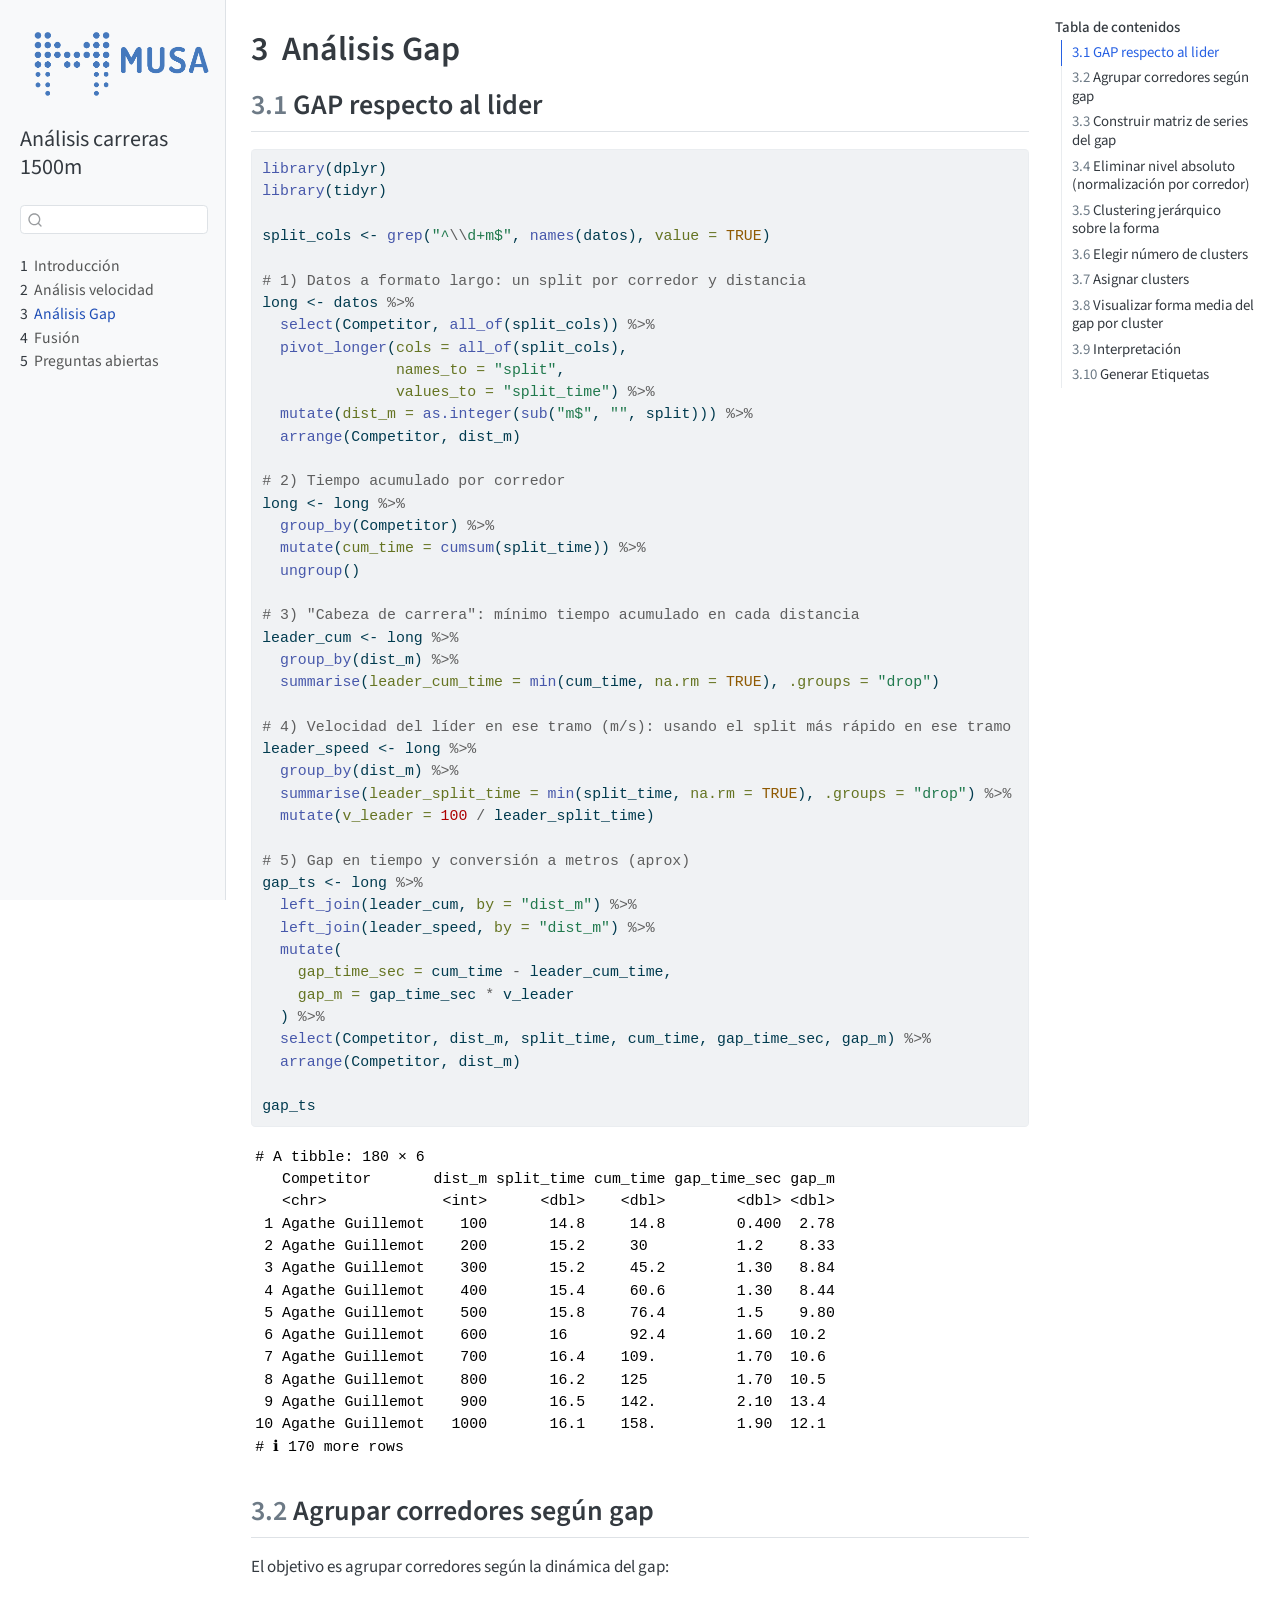
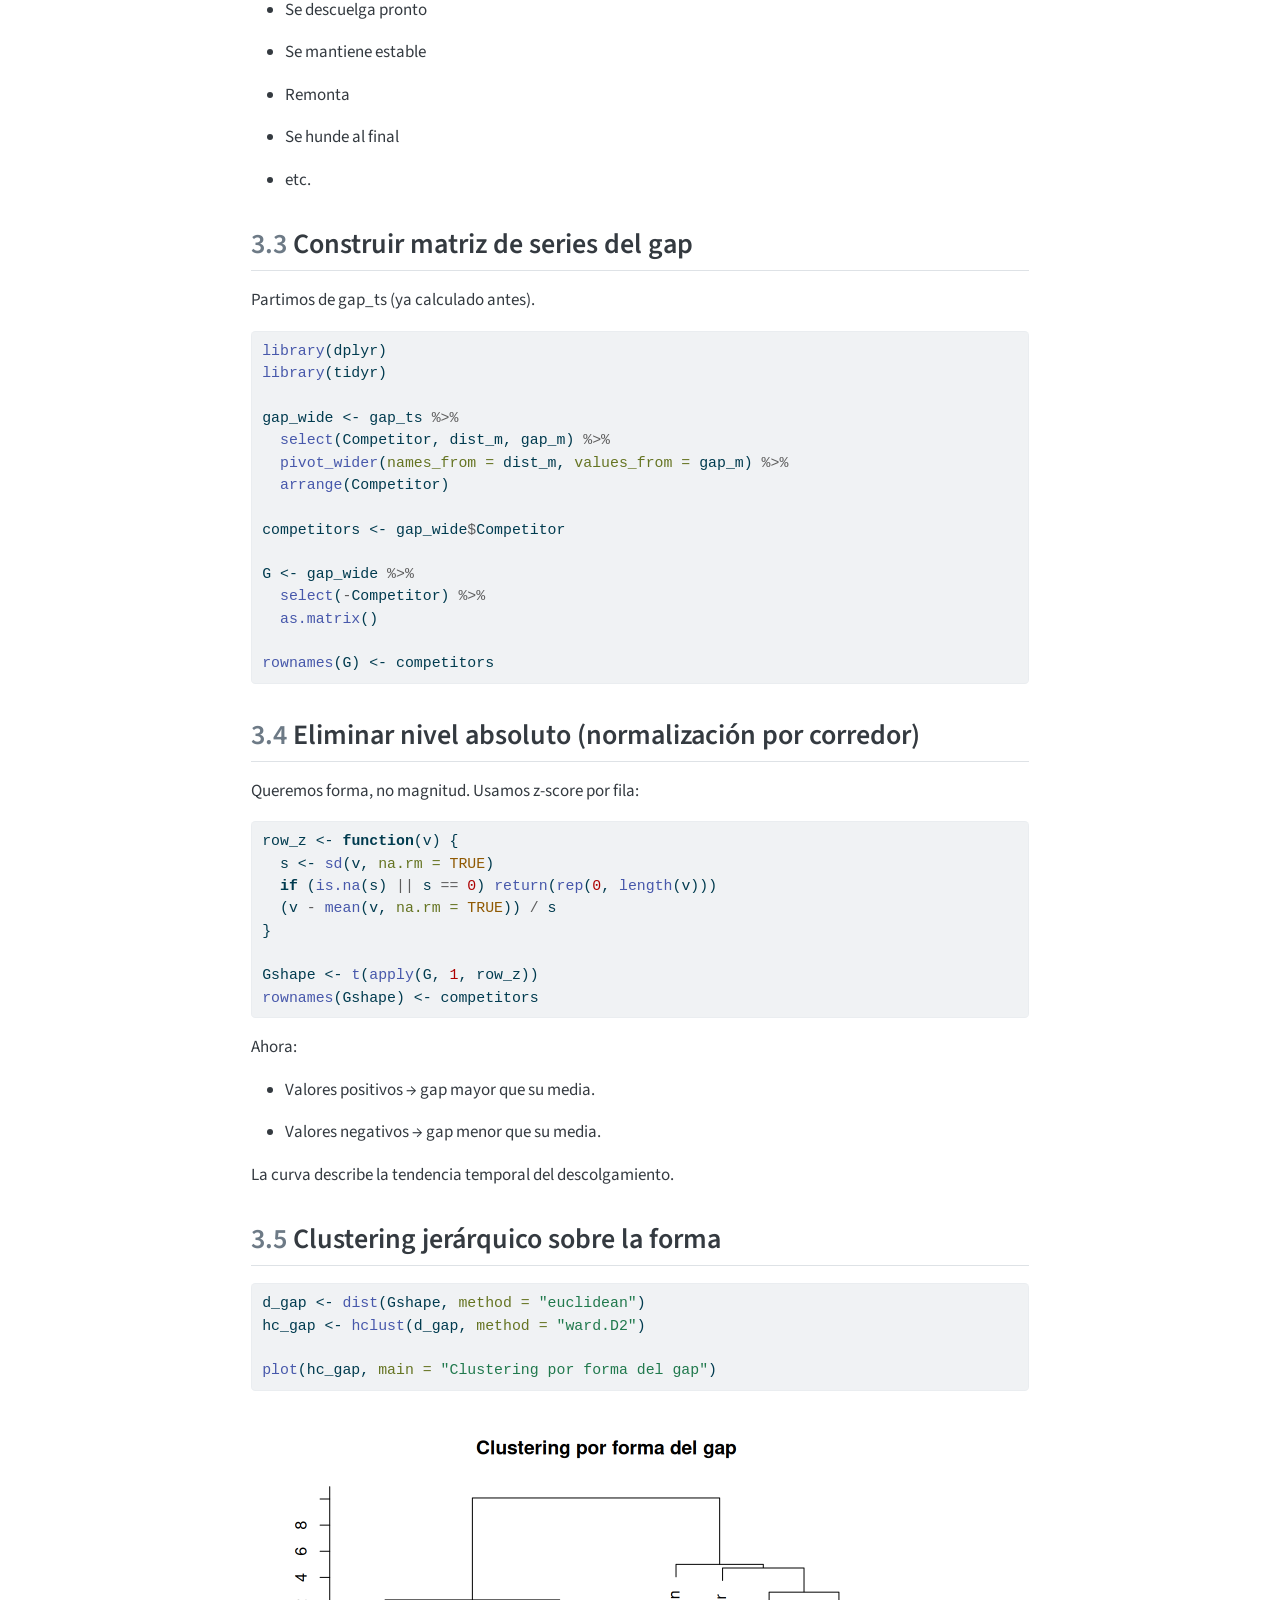
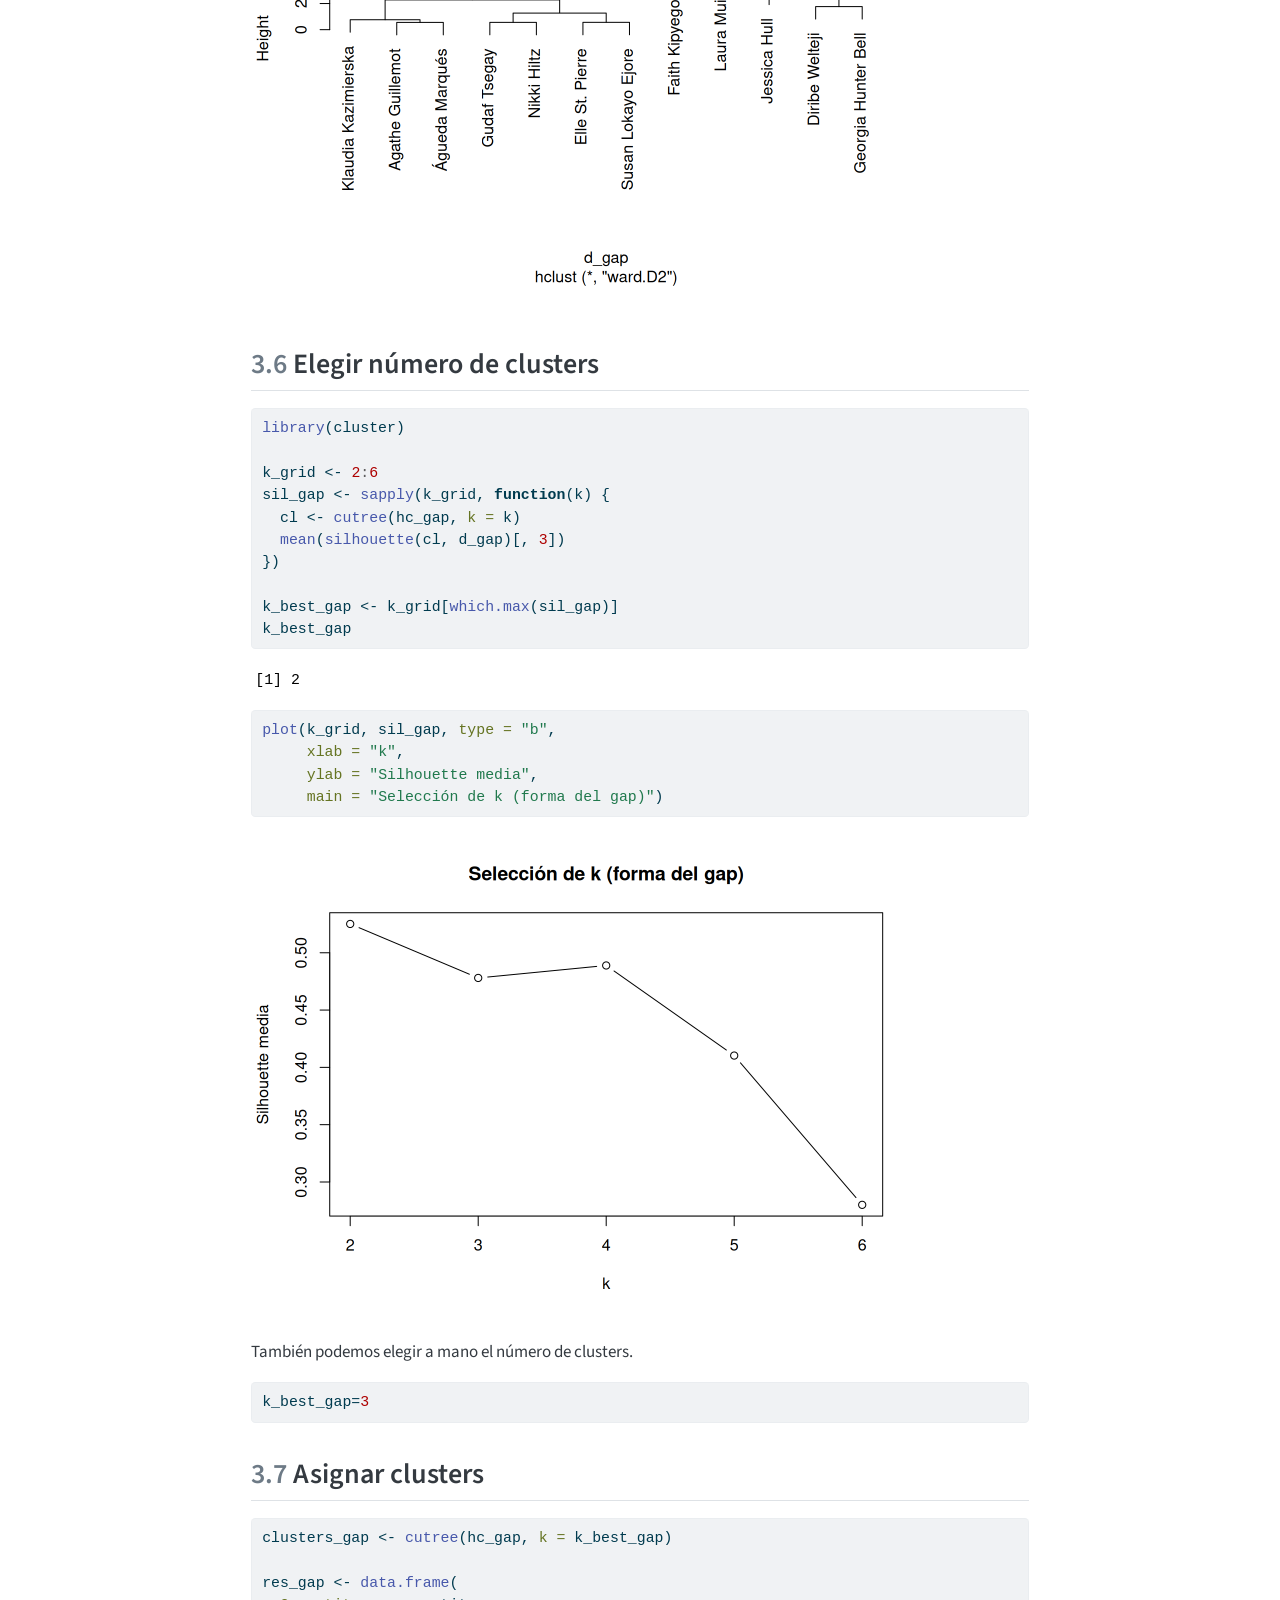
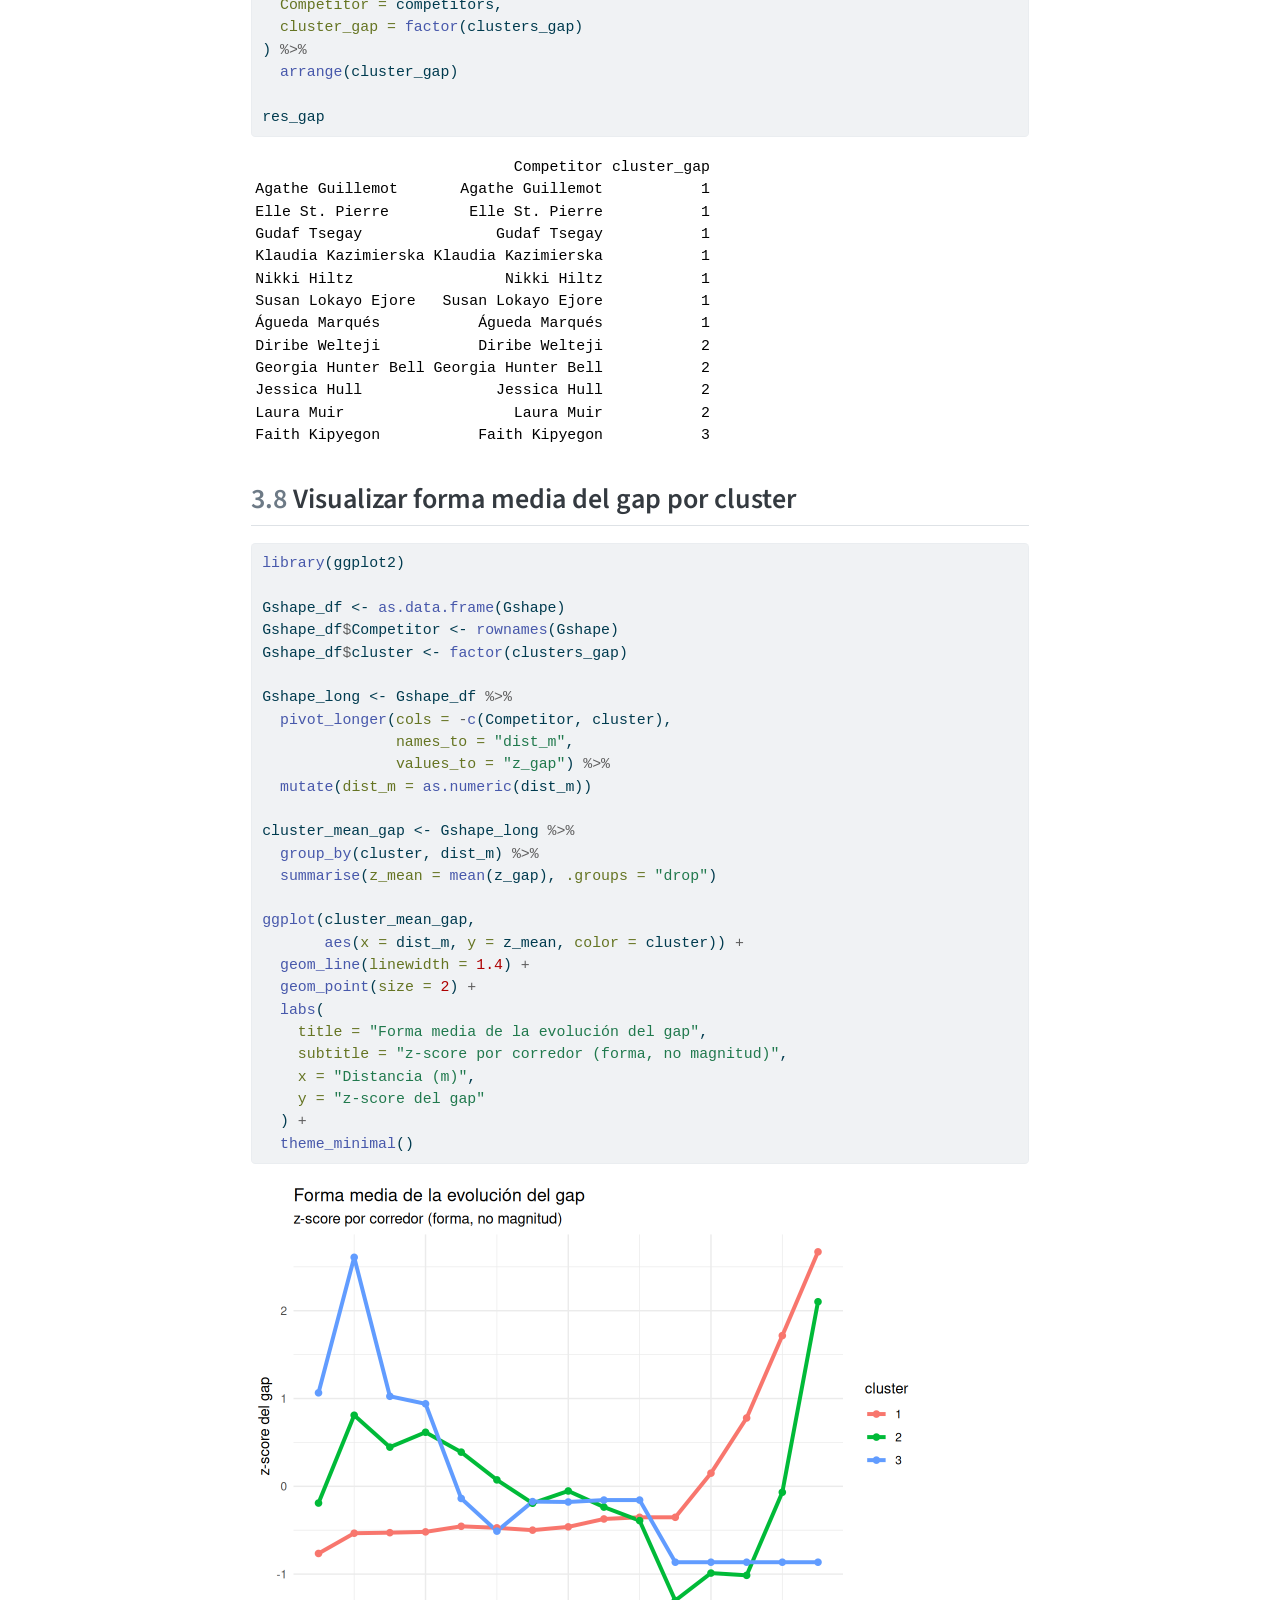
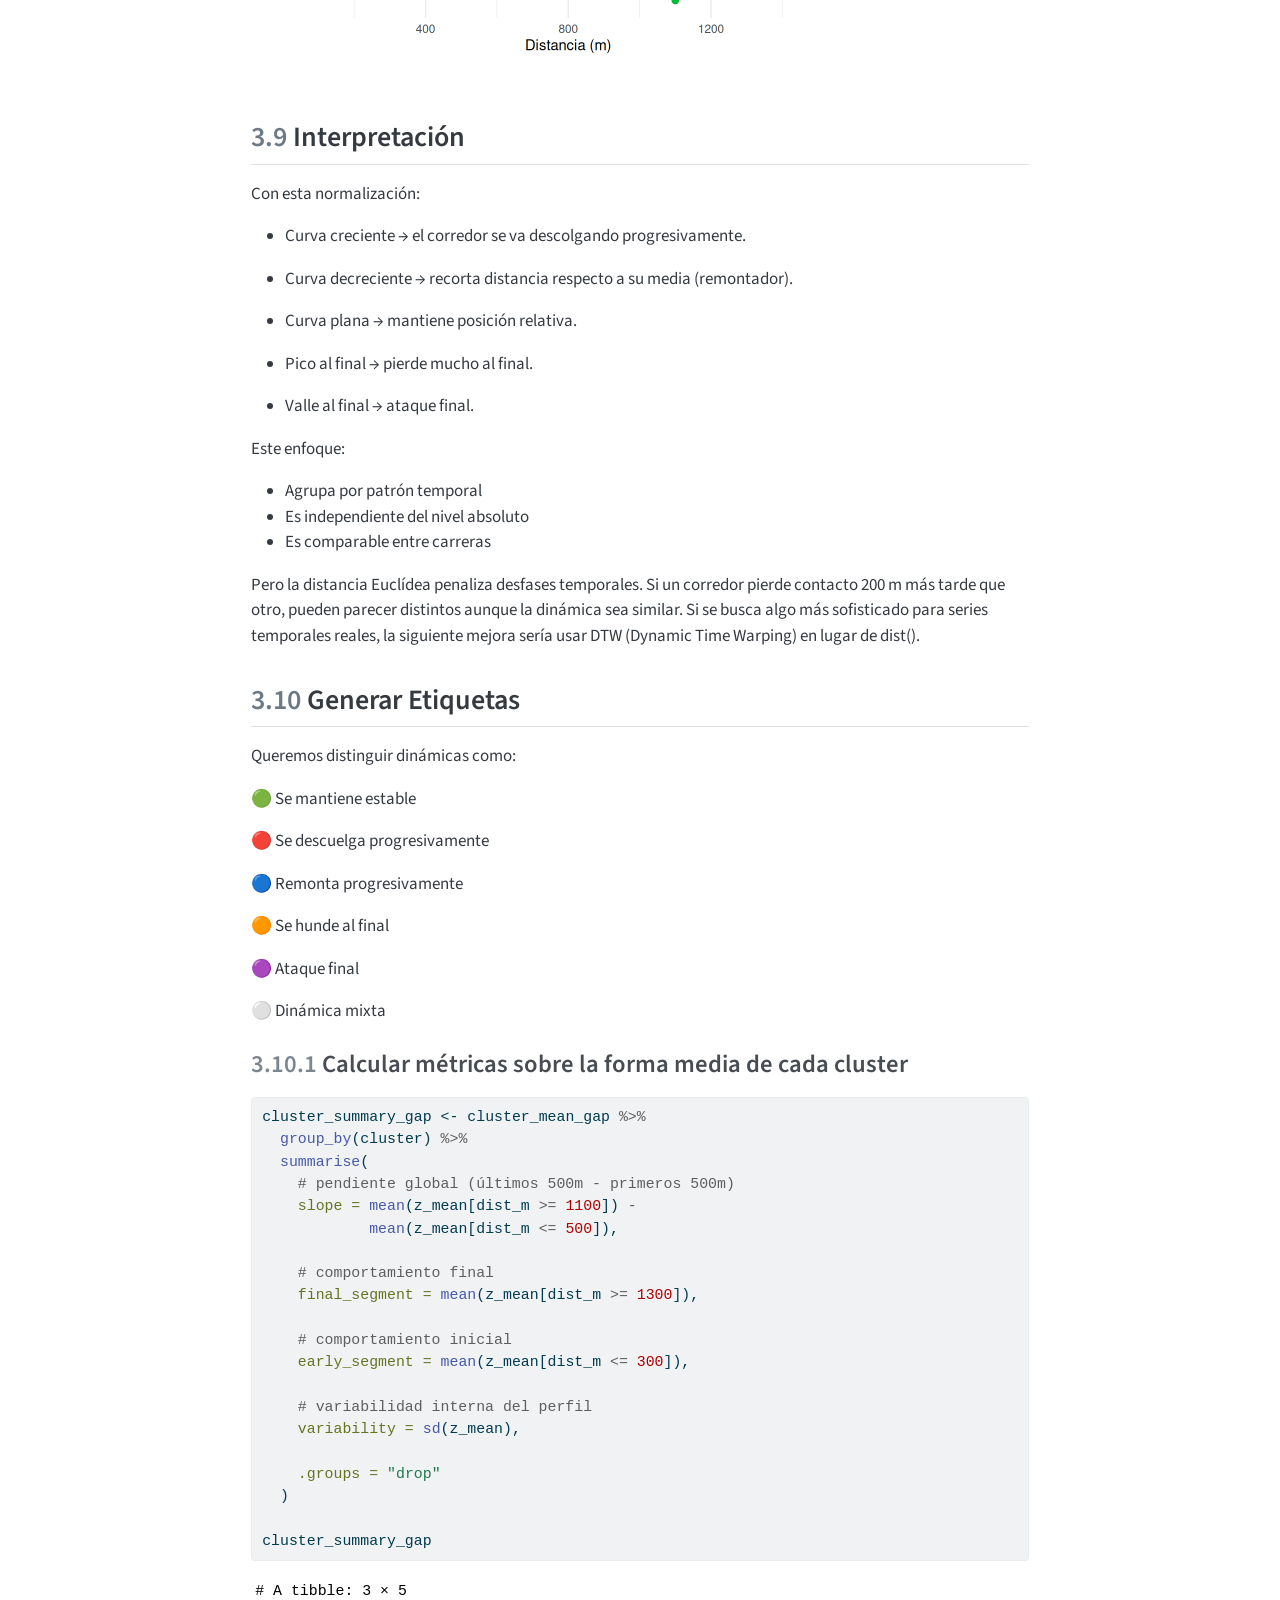
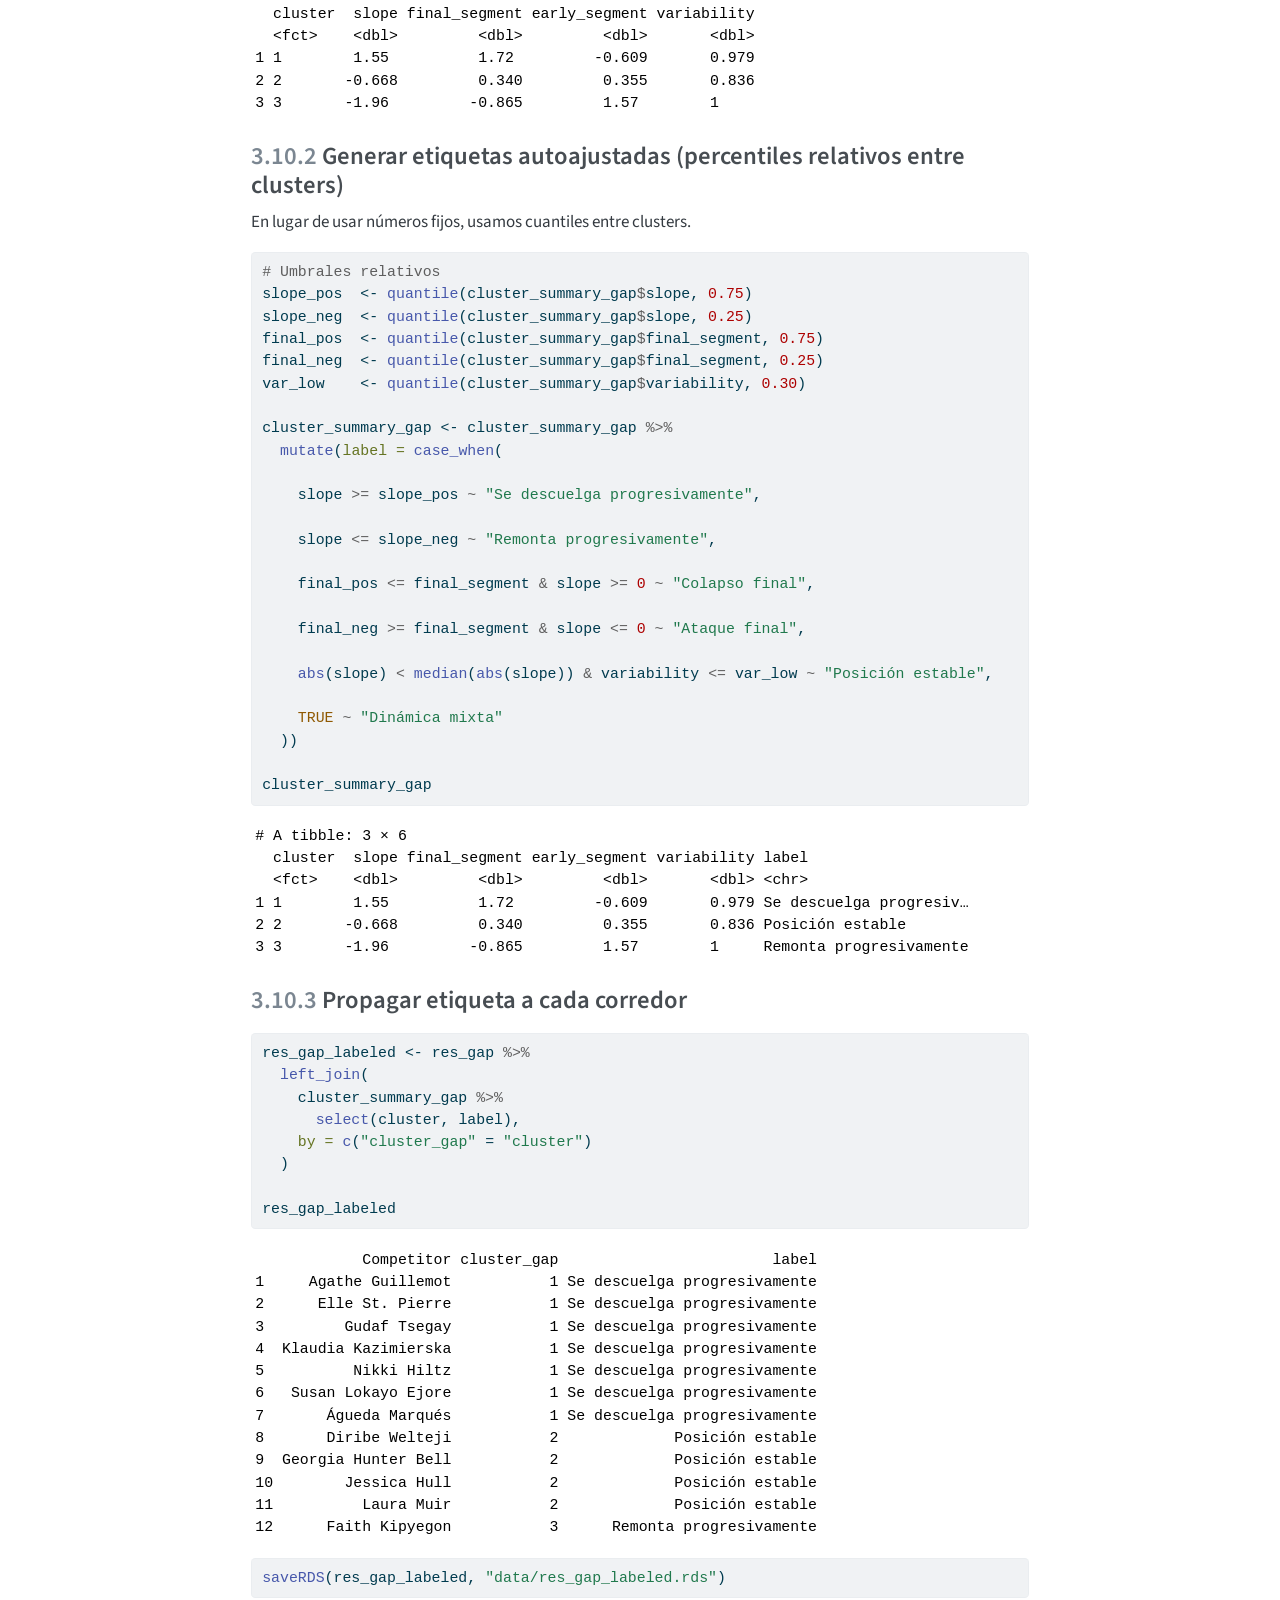
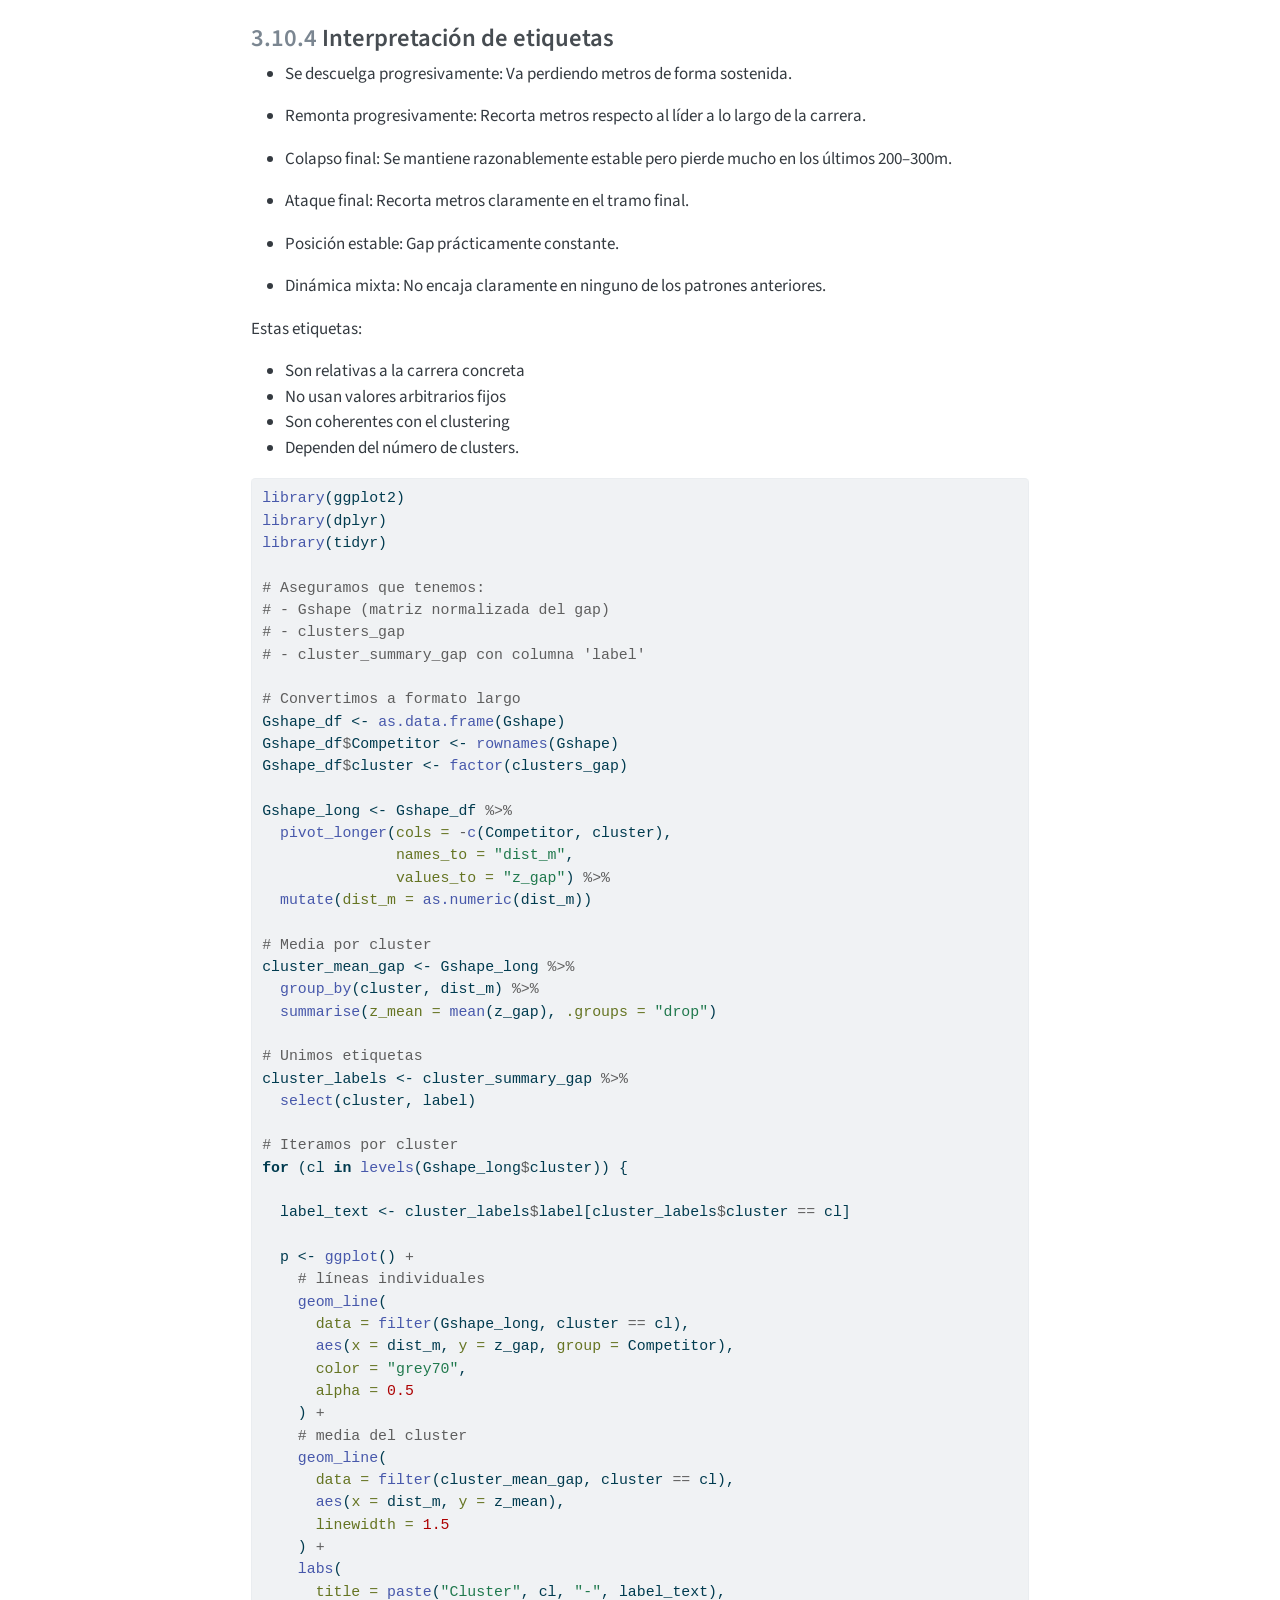
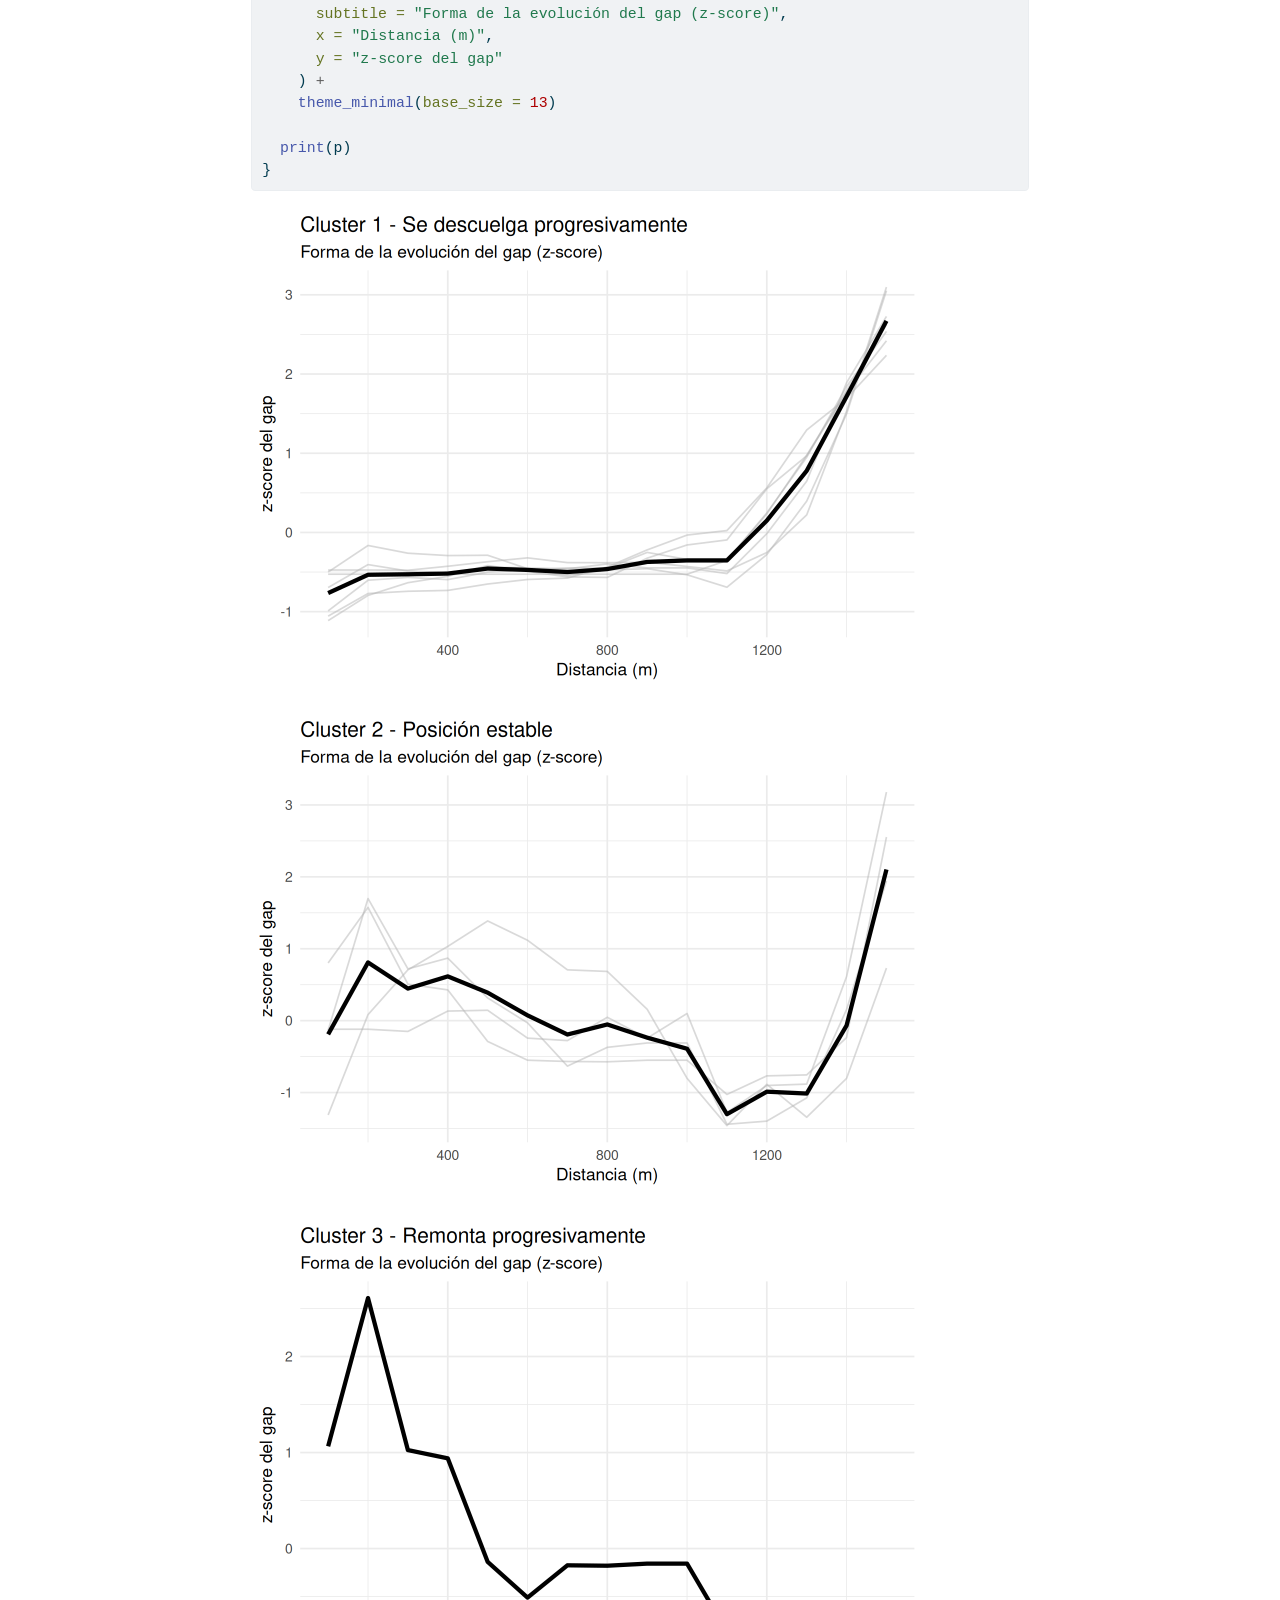
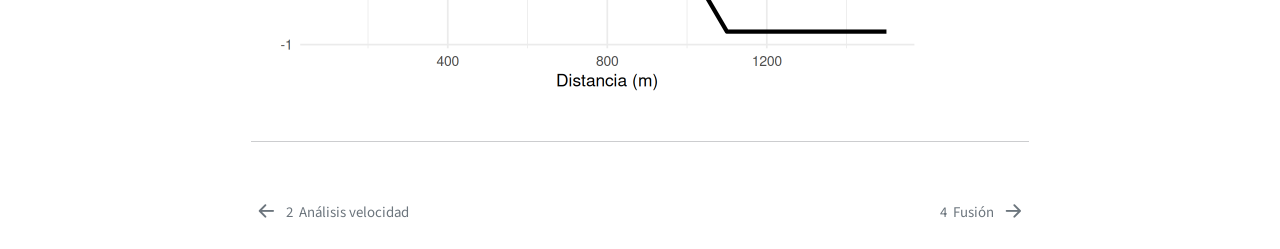
<file: _book/gap.html>
<!DOCTYPE html>
<html xmlns="http://www.w3.org/1999/xhtml" lang="es" xml:lang="es"><head>

<meta charset="utf-8">
<meta name="generator" content="quarto-1.5.57">

<meta name="viewport" content="width=device-width, initial-scale=1.0, user-scalable=yes">


<title>3&nbsp; Análisis Gap – Análisis carreras 1500m</title>
<style>
code{white-space: pre-wrap;}
span.smallcaps{font-variant: small-caps;}
div.columns{display: flex; gap: min(4vw, 1.5em);}
div.column{flex: auto; overflow-x: auto;}
div.hanging-indent{margin-left: 1.5em; text-indent: -1.5em;}
ul.task-list{list-style: none;}
ul.task-list li input[type="checkbox"] {
  width: 0.8em;
  margin: 0 0.8em 0.2em -1em; /* quarto-specific, see https://github.com/quarto-dev/quarto-cli/issues/4556 */ 
  vertical-align: middle;
}
/* CSS for syntax highlighting */
pre > code.sourceCode { white-space: pre; position: relative; }
pre > code.sourceCode > span { line-height: 1.25; }
pre > code.sourceCode > span:empty { height: 1.2em; }
.sourceCode { overflow: visible; }
code.sourceCode > span { color: inherit; text-decoration: inherit; }
div.sourceCode { margin: 1em 0; }
pre.sourceCode { margin: 0; }
@media screen {
div.sourceCode { overflow: auto; }
}
@media print {
pre > code.sourceCode { white-space: pre-wrap; }
pre > code.sourceCode > span { display: inline-block; text-indent: -5em; padding-left: 5em; }
}
pre.numberSource code
  { counter-reset: source-line 0; }
pre.numberSource code > span
  { position: relative; left: -4em; counter-increment: source-line; }
pre.numberSource code > span > a:first-child::before
  { content: counter(source-line);
    position: relative; left: -1em; text-align: right; vertical-align: baseline;
    border: none; display: inline-block;
    -webkit-touch-callout: none; -webkit-user-select: none;
    -khtml-user-select: none; -moz-user-select: none;
    -ms-user-select: none; user-select: none;
    padding: 0 4px; width: 4em;
  }
pre.numberSource { margin-left: 3em;  padding-left: 4px; }
div.sourceCode
  {   }
@media screen {
pre > code.sourceCode > span > a:first-child::before { text-decoration: underline; }
}
</style>


<script src="site_libs/quarto-nav/quarto-nav.js"></script>
<script src="site_libs/quarto-nav/headroom.min.js"></script>
<script src="site_libs/clipboard/clipboard.min.js"></script>
<script src="site_libs/quarto-search/autocomplete.umd.js"></script>
<script src="site_libs/quarto-search/fuse.min.js"></script>
<script src="site_libs/quarto-search/quarto-search.js"></script>
<meta name="quarto:offset" content="./">
<link href="./fusion.html" rel="next">
<link href="./intro.html" rel="prev">
<script src="site_libs/quarto-html/quarto.js"></script>
<script src="site_libs/quarto-html/popper.min.js"></script>
<script src="site_libs/quarto-html/tippy.umd.min.js"></script>
<script src="site_libs/quarto-html/anchor.min.js"></script>
<link href="site_libs/quarto-html/tippy.css" rel="stylesheet">
<link href="site_libs/quarto-html/quarto-syntax-highlighting.css" rel="stylesheet" id="quarto-text-highlighting-styles">
<script src="site_libs/bootstrap/bootstrap.min.js"></script>
<link href="site_libs/bootstrap/bootstrap-icons.css" rel="stylesheet">
<link href="site_libs/bootstrap/bootstrap.min.css" rel="stylesheet" id="quarto-bootstrap" data-mode="light">
<script id="quarto-search-options" type="application/json">{
  "location": "sidebar",
  "copy-button": false,
  "collapse-after": 3,
  "panel-placement": "start",
  "type": "textbox",
  "limit": 50,
  "keyboard-shortcut": [
    "f",
    "/",
    "s"
  ],
  "show-item-context": false,
  "language": {
    "search-no-results-text": "Sin resultados",
    "search-matching-documents-text": "documentos encontrados",
    "search-copy-link-title": "Copiar el enlace en la búsqueda",
    "search-hide-matches-text": "Ocultar resultados adicionales",
    "search-more-match-text": "resultado adicional en este documento",
    "search-more-matches-text": "resultados adicionales en este documento",
    "search-clear-button-title": "Borrar",
    "search-text-placeholder": "",
    "search-detached-cancel-button-title": "Cancelar",
    "search-submit-button-title": "Enviar",
    "search-label": "Buscar"
  }
}</script>


<link rel="stylesheet" href="styles.css">
</head>

<body class="nav-sidebar docked">

<div id="quarto-search-results"></div>
  <header id="quarto-header" class="headroom fixed-top">
  <nav class="quarto-secondary-nav">
    <div class="container-fluid d-flex">
      <button type="button" class="quarto-btn-toggle btn" data-bs-toggle="collapse" role="button" data-bs-target=".quarto-sidebar-collapse-item" aria-controls="quarto-sidebar" aria-expanded="false" aria-label="Alternar barra lateral" onclick="if (window.quartoToggleHeadroom) { window.quartoToggleHeadroom(); }">
        <i class="bi bi-layout-text-sidebar-reverse"></i>
      </button>
        <nav class="quarto-page-breadcrumbs" aria-label="breadcrumb"><ol class="breadcrumb"><li class="breadcrumb-item"><a href="./gap.html"><span class="chapter-number">3</span>&nbsp; <span class="chapter-title">Análisis Gap</span></a></li></ol></nav>
        <a class="flex-grow-1" role="navigation" data-bs-toggle="collapse" data-bs-target=".quarto-sidebar-collapse-item" aria-controls="quarto-sidebar" aria-expanded="false" aria-label="Alternar barra lateral" onclick="if (window.quartoToggleHeadroom) { window.quartoToggleHeadroom(); }">      
        </a>
      <button type="button" class="btn quarto-search-button" aria-label="Buscar" onclick="window.quartoOpenSearch();">
        <i class="bi bi-search"></i>
      </button>
    </div>
  </nav>
</header>
<!-- content -->
<div id="quarto-content" class="quarto-container page-columns page-rows-contents page-layout-article">
<!-- sidebar -->
  <nav id="quarto-sidebar" class="sidebar collapse collapse-horizontal quarto-sidebar-collapse-item sidebar-navigation docked overflow-auto">
    <div class="pt-lg-2 mt-2 text-left sidebar-header">
    <div class="sidebar-title mb-0 py-0">
      <a href="./">Análisis carreras 1500m</a> 
    </div>
      </div>
        <div class="mt-2 flex-shrink-0 align-items-center">
        <div class="sidebar-search">
        <div id="quarto-search" class="" title="Buscar"></div>
        </div>
        </div>
    <div class="sidebar-menu-container"> 
    <ul class="list-unstyled mt-1">
        <li class="sidebar-item">
  <div class="sidebar-item-container"> 
  <a href="./index.html" class="sidebar-item-text sidebar-link">
 <span class="menu-text"><span class="chapter-number">1</span>&nbsp; <span class="chapter-title">Introducción</span></span></a>
  </div>
</li>
        <li class="sidebar-item">
  <div class="sidebar-item-container"> 
  <a href="./intro.html" class="sidebar-item-text sidebar-link">
 <span class="menu-text"><span class="chapter-number">2</span>&nbsp; <span class="chapter-title">Análisis velocidad</span></span></a>
  </div>
</li>
        <li class="sidebar-item">
  <div class="sidebar-item-container"> 
  <a href="./gap.html" class="sidebar-item-text sidebar-link active">
 <span class="menu-text"><span class="chapter-number">3</span>&nbsp; <span class="chapter-title">Análisis Gap</span></span></a>
  </div>
</li>
        <li class="sidebar-item">
  <div class="sidebar-item-container"> 
  <a href="./fusion.html" class="sidebar-item-text sidebar-link">
 <span class="menu-text"><span class="chapter-number">4</span>&nbsp; <span class="chapter-title">Fusión</span></span></a>
  </div>
</li>
        <li class="sidebar-item">
  <div class="sidebar-item-container"> 
  <a href="./next.html" class="sidebar-item-text sidebar-link">
 <span class="menu-text"><span class="chapter-number">5</span>&nbsp; <span class="chapter-title">Preguntas abiertas</span></span></a>
  </div>
</li>
    </ul>
    </div>
</nav>
<div id="quarto-sidebar-glass" class="quarto-sidebar-collapse-item" data-bs-toggle="collapse" data-bs-target=".quarto-sidebar-collapse-item"></div>
<!-- margin-sidebar -->
    <div id="quarto-margin-sidebar" class="sidebar margin-sidebar">
        <nav id="TOC" role="doc-toc" class="toc-active">
    <h2 id="toc-title">Tabla de contenidos</h2>
   
  <ul>
  <li><a href="#gap-respecto-al-lider" id="toc-gap-respecto-al-lider" class="nav-link active" data-scroll-target="#gap-respecto-al-lider"><span class="header-section-number">3.1</span> GAP respecto al lider</a></li>
  <li><a href="#agrupar-corredores-según-gap" id="toc-agrupar-corredores-según-gap" class="nav-link" data-scroll-target="#agrupar-corredores-según-gap"><span class="header-section-number">3.2</span> Agrupar corredores según gap</a></li>
  <li><a href="#construir-matriz-de-series-del-gap" id="toc-construir-matriz-de-series-del-gap" class="nav-link" data-scroll-target="#construir-matriz-de-series-del-gap"><span class="header-section-number">3.3</span> Construir matriz de series del gap</a></li>
  <li><a href="#eliminar-nivel-absoluto-normalización-por-corredor" id="toc-eliminar-nivel-absoluto-normalización-por-corredor" class="nav-link" data-scroll-target="#eliminar-nivel-absoluto-normalización-por-corredor"><span class="header-section-number">3.4</span> Eliminar nivel absoluto (normalización por corredor)</a></li>
  <li><a href="#clustering-jerárquico-sobre-la-forma" id="toc-clustering-jerárquico-sobre-la-forma" class="nav-link" data-scroll-target="#clustering-jerárquico-sobre-la-forma"><span class="header-section-number">3.5</span> Clustering jerárquico sobre la forma</a></li>
  <li><a href="#elegir-número-de-clusters" id="toc-elegir-número-de-clusters" class="nav-link" data-scroll-target="#elegir-número-de-clusters"><span class="header-section-number">3.6</span> Elegir número de clusters</a></li>
  <li><a href="#asignar-clusters" id="toc-asignar-clusters" class="nav-link" data-scroll-target="#asignar-clusters"><span class="header-section-number">3.7</span> Asignar clusters</a></li>
  <li><a href="#visualizar-forma-media-del-gap-por-cluster" id="toc-visualizar-forma-media-del-gap-por-cluster" class="nav-link" data-scroll-target="#visualizar-forma-media-del-gap-por-cluster"><span class="header-section-number">3.8</span> Visualizar forma media del gap por cluster</a></li>
  <li><a href="#interpretación" id="toc-interpretación" class="nav-link" data-scroll-target="#interpretación"><span class="header-section-number">3.9</span> Interpretación</a></li>
  <li><a href="#generar-etiquetas" id="toc-generar-etiquetas" class="nav-link" data-scroll-target="#generar-etiquetas"><span class="header-section-number">3.10</span> Generar Etiquetas</a>
  <ul class="collapse">
  <li><a href="#calcular-métricas-sobre-la-forma-media-de-cada-cluster" id="toc-calcular-métricas-sobre-la-forma-media-de-cada-cluster" class="nav-link" data-scroll-target="#calcular-métricas-sobre-la-forma-media-de-cada-cluster"><span class="header-section-number">3.10.1</span> Calcular métricas sobre la forma media de cada cluster</a></li>
  <li><a href="#generar-etiquetas-autoajustadas-percentiles-relativos-entre-clusters" id="toc-generar-etiquetas-autoajustadas-percentiles-relativos-entre-clusters" class="nav-link" data-scroll-target="#generar-etiquetas-autoajustadas-percentiles-relativos-entre-clusters"><span class="header-section-number">3.10.2</span> Generar etiquetas autoajustadas (percentiles relativos entre clusters)</a></li>
  <li><a href="#propagar-etiqueta-a-cada-corredor" id="toc-propagar-etiqueta-a-cada-corredor" class="nav-link" data-scroll-target="#propagar-etiqueta-a-cada-corredor"><span class="header-section-number">3.10.3</span> Propagar etiqueta a cada corredor</a></li>
  <li><a href="#interpretación-de-etiquetas" id="toc-interpretación-de-etiquetas" class="nav-link" data-scroll-target="#interpretación-de-etiquetas"><span class="header-section-number">3.10.4</span> Interpretación de etiquetas</a></li>
  </ul></li>
  </ul>
</nav>
    </div>
<!-- main -->
<main class="content" id="quarto-document-content">

<header id="title-block-header" class="quarto-title-block default">
<div class="quarto-title">
<h1 class="title"><span class="chapter-number">3</span>&nbsp; <span class="chapter-title">Análisis Gap</span></h1>
</div>



<div class="quarto-title-meta">

    
  
    
  </div>
  


</header>


<section id="gap-respecto-al-lider" class="level2" data-number="3.1">
<h2 data-number="3.1" class="anchored" data-anchor-id="gap-respecto-al-lider"><span class="header-section-number">3.1</span> GAP respecto al lider</h2>
<div class="cell">
<div class="sourceCode cell-code" id="cb1"><pre class="sourceCode r code-with-copy"><code class="sourceCode r"><span id="cb1-1"><a href="#cb1-1" aria-hidden="true" tabindex="-1"></a><span class="fu">library</span>(dplyr)</span>
<span id="cb1-2"><a href="#cb1-2" aria-hidden="true" tabindex="-1"></a><span class="fu">library</span>(tidyr)</span>
<span id="cb1-3"><a href="#cb1-3" aria-hidden="true" tabindex="-1"></a></span>
<span id="cb1-4"><a href="#cb1-4" aria-hidden="true" tabindex="-1"></a>split_cols <span class="ot">&lt;-</span> <span class="fu">grep</span>(<span class="st">"^</span><span class="sc">\\</span><span class="st">d+m$"</span>, <span class="fu">names</span>(datos), <span class="at">value =</span> <span class="cn">TRUE</span>)</span>
<span id="cb1-5"><a href="#cb1-5" aria-hidden="true" tabindex="-1"></a></span>
<span id="cb1-6"><a href="#cb1-6" aria-hidden="true" tabindex="-1"></a><span class="co"># 1) Datos a formato largo: un split por corredor y distancia</span></span>
<span id="cb1-7"><a href="#cb1-7" aria-hidden="true" tabindex="-1"></a>long <span class="ot">&lt;-</span> datos <span class="sc">%&gt;%</span></span>
<span id="cb1-8"><a href="#cb1-8" aria-hidden="true" tabindex="-1"></a>  <span class="fu">select</span>(Competitor, <span class="fu">all_of</span>(split_cols)) <span class="sc">%&gt;%</span></span>
<span id="cb1-9"><a href="#cb1-9" aria-hidden="true" tabindex="-1"></a>  <span class="fu">pivot_longer</span>(<span class="at">cols =</span> <span class="fu">all_of</span>(split_cols),</span>
<span id="cb1-10"><a href="#cb1-10" aria-hidden="true" tabindex="-1"></a>               <span class="at">names_to =</span> <span class="st">"split"</span>,</span>
<span id="cb1-11"><a href="#cb1-11" aria-hidden="true" tabindex="-1"></a>               <span class="at">values_to =</span> <span class="st">"split_time"</span>) <span class="sc">%&gt;%</span></span>
<span id="cb1-12"><a href="#cb1-12" aria-hidden="true" tabindex="-1"></a>  <span class="fu">mutate</span>(<span class="at">dist_m =</span> <span class="fu">as.integer</span>(<span class="fu">sub</span>(<span class="st">"m$"</span>, <span class="st">""</span>, split))) <span class="sc">%&gt;%</span></span>
<span id="cb1-13"><a href="#cb1-13" aria-hidden="true" tabindex="-1"></a>  <span class="fu">arrange</span>(Competitor, dist_m)</span>
<span id="cb1-14"><a href="#cb1-14" aria-hidden="true" tabindex="-1"></a></span>
<span id="cb1-15"><a href="#cb1-15" aria-hidden="true" tabindex="-1"></a><span class="co"># 2) Tiempo acumulado por corredor</span></span>
<span id="cb1-16"><a href="#cb1-16" aria-hidden="true" tabindex="-1"></a>long <span class="ot">&lt;-</span> long <span class="sc">%&gt;%</span></span>
<span id="cb1-17"><a href="#cb1-17" aria-hidden="true" tabindex="-1"></a>  <span class="fu">group_by</span>(Competitor) <span class="sc">%&gt;%</span></span>
<span id="cb1-18"><a href="#cb1-18" aria-hidden="true" tabindex="-1"></a>  <span class="fu">mutate</span>(<span class="at">cum_time =</span> <span class="fu">cumsum</span>(split_time)) <span class="sc">%&gt;%</span></span>
<span id="cb1-19"><a href="#cb1-19" aria-hidden="true" tabindex="-1"></a>  <span class="fu">ungroup</span>()</span>
<span id="cb1-20"><a href="#cb1-20" aria-hidden="true" tabindex="-1"></a></span>
<span id="cb1-21"><a href="#cb1-21" aria-hidden="true" tabindex="-1"></a><span class="co"># 3) "Cabeza de carrera": mínimo tiempo acumulado en cada distancia</span></span>
<span id="cb1-22"><a href="#cb1-22" aria-hidden="true" tabindex="-1"></a>leader_cum <span class="ot">&lt;-</span> long <span class="sc">%&gt;%</span></span>
<span id="cb1-23"><a href="#cb1-23" aria-hidden="true" tabindex="-1"></a>  <span class="fu">group_by</span>(dist_m) <span class="sc">%&gt;%</span></span>
<span id="cb1-24"><a href="#cb1-24" aria-hidden="true" tabindex="-1"></a>  <span class="fu">summarise</span>(<span class="at">leader_cum_time =</span> <span class="fu">min</span>(cum_time, <span class="at">na.rm =</span> <span class="cn">TRUE</span>), <span class="at">.groups =</span> <span class="st">"drop"</span>)</span>
<span id="cb1-25"><a href="#cb1-25" aria-hidden="true" tabindex="-1"></a></span>
<span id="cb1-26"><a href="#cb1-26" aria-hidden="true" tabindex="-1"></a><span class="co"># 4) Velocidad del líder en ese tramo (m/s): usando el split más rápido en ese tramo</span></span>
<span id="cb1-27"><a href="#cb1-27" aria-hidden="true" tabindex="-1"></a>leader_speed <span class="ot">&lt;-</span> long <span class="sc">%&gt;%</span></span>
<span id="cb1-28"><a href="#cb1-28" aria-hidden="true" tabindex="-1"></a>  <span class="fu">group_by</span>(dist_m) <span class="sc">%&gt;%</span></span>
<span id="cb1-29"><a href="#cb1-29" aria-hidden="true" tabindex="-1"></a>  <span class="fu">summarise</span>(<span class="at">leader_split_time =</span> <span class="fu">min</span>(split_time, <span class="at">na.rm =</span> <span class="cn">TRUE</span>), <span class="at">.groups =</span> <span class="st">"drop"</span>) <span class="sc">%&gt;%</span></span>
<span id="cb1-30"><a href="#cb1-30" aria-hidden="true" tabindex="-1"></a>  <span class="fu">mutate</span>(<span class="at">v_leader =</span> <span class="dv">100</span> <span class="sc">/</span> leader_split_time)</span>
<span id="cb1-31"><a href="#cb1-31" aria-hidden="true" tabindex="-1"></a></span>
<span id="cb1-32"><a href="#cb1-32" aria-hidden="true" tabindex="-1"></a><span class="co"># 5) Gap en tiempo y conversión a metros (aprox)</span></span>
<span id="cb1-33"><a href="#cb1-33" aria-hidden="true" tabindex="-1"></a>gap_ts <span class="ot">&lt;-</span> long <span class="sc">%&gt;%</span></span>
<span id="cb1-34"><a href="#cb1-34" aria-hidden="true" tabindex="-1"></a>  <span class="fu">left_join</span>(leader_cum, <span class="at">by =</span> <span class="st">"dist_m"</span>) <span class="sc">%&gt;%</span></span>
<span id="cb1-35"><a href="#cb1-35" aria-hidden="true" tabindex="-1"></a>  <span class="fu">left_join</span>(leader_speed, <span class="at">by =</span> <span class="st">"dist_m"</span>) <span class="sc">%&gt;%</span></span>
<span id="cb1-36"><a href="#cb1-36" aria-hidden="true" tabindex="-1"></a>  <span class="fu">mutate</span>(</span>
<span id="cb1-37"><a href="#cb1-37" aria-hidden="true" tabindex="-1"></a>    <span class="at">gap_time_sec =</span> cum_time <span class="sc">-</span> leader_cum_time,</span>
<span id="cb1-38"><a href="#cb1-38" aria-hidden="true" tabindex="-1"></a>    <span class="at">gap_m =</span> gap_time_sec <span class="sc">*</span> v_leader</span>
<span id="cb1-39"><a href="#cb1-39" aria-hidden="true" tabindex="-1"></a>  ) <span class="sc">%&gt;%</span></span>
<span id="cb1-40"><a href="#cb1-40" aria-hidden="true" tabindex="-1"></a>  <span class="fu">select</span>(Competitor, dist_m, split_time, cum_time, gap_time_sec, gap_m) <span class="sc">%&gt;%</span></span>
<span id="cb1-41"><a href="#cb1-41" aria-hidden="true" tabindex="-1"></a>  <span class="fu">arrange</span>(Competitor, dist_m)</span>
<span id="cb1-42"><a href="#cb1-42" aria-hidden="true" tabindex="-1"></a></span>
<span id="cb1-43"><a href="#cb1-43" aria-hidden="true" tabindex="-1"></a>gap_ts</span></code><button title="Copiar al portapapeles" class="code-copy-button"><i class="bi"></i></button></pre></div>
<div class="cell-output cell-output-stdout">
<pre><code># A tibble: 180 × 6
   Competitor       dist_m split_time cum_time gap_time_sec gap_m
   &lt;chr&gt;             &lt;int&gt;      &lt;dbl&gt;    &lt;dbl&gt;        &lt;dbl&gt; &lt;dbl&gt;
 1 Agathe Guillemot    100       14.8     14.8        0.400  2.78
 2 Agathe Guillemot    200       15.2     30          1.2    8.33
 3 Agathe Guillemot    300       15.2     45.2        1.30   8.84
 4 Agathe Guillemot    400       15.4     60.6        1.30   8.44
 5 Agathe Guillemot    500       15.8     76.4        1.5    9.80
 6 Agathe Guillemot    600       16       92.4        1.60  10.2 
 7 Agathe Guillemot    700       16.4    109.         1.70  10.6 
 8 Agathe Guillemot    800       16.2    125          1.70  10.5 
 9 Agathe Guillemot    900       16.5    142.         2.10  13.4 
10 Agathe Guillemot   1000       16.1    158.         1.90  12.1 
# ℹ 170 more rows</code></pre>
</div>
</div>
</section>
<section id="agrupar-corredores-según-gap" class="level2" data-number="3.2">
<h2 data-number="3.2" class="anchored" data-anchor-id="agrupar-corredores-según-gap"><span class="header-section-number">3.2</span> Agrupar corredores según gap</h2>
<p>El objetivo es agrupar corredores según la dinámica del gap:</p>
<ul>
<li><p>Se descuelga pronto</p></li>
<li><p>Se mantiene estable</p></li>
<li><p>Remonta</p></li>
<li><p>Se hunde al final</p></li>
<li><p>etc.</p></li>
</ul>
</section>
<section id="construir-matriz-de-series-del-gap" class="level2" data-number="3.3">
<h2 data-number="3.3" class="anchored" data-anchor-id="construir-matriz-de-series-del-gap"><span class="header-section-number">3.3</span> Construir matriz de series del gap</h2>
<p>Partimos de gap_ts (ya calculado antes).</p>
<div class="cell">
<div class="sourceCode cell-code" id="cb3"><pre class="sourceCode r code-with-copy"><code class="sourceCode r"><span id="cb3-1"><a href="#cb3-1" aria-hidden="true" tabindex="-1"></a><span class="fu">library</span>(dplyr)</span>
<span id="cb3-2"><a href="#cb3-2" aria-hidden="true" tabindex="-1"></a><span class="fu">library</span>(tidyr)</span>
<span id="cb3-3"><a href="#cb3-3" aria-hidden="true" tabindex="-1"></a></span>
<span id="cb3-4"><a href="#cb3-4" aria-hidden="true" tabindex="-1"></a>gap_wide <span class="ot">&lt;-</span> gap_ts <span class="sc">%&gt;%</span></span>
<span id="cb3-5"><a href="#cb3-5" aria-hidden="true" tabindex="-1"></a>  <span class="fu">select</span>(Competitor, dist_m, gap_m) <span class="sc">%&gt;%</span></span>
<span id="cb3-6"><a href="#cb3-6" aria-hidden="true" tabindex="-1"></a>  <span class="fu">pivot_wider</span>(<span class="at">names_from =</span> dist_m, <span class="at">values_from =</span> gap_m) <span class="sc">%&gt;%</span></span>
<span id="cb3-7"><a href="#cb3-7" aria-hidden="true" tabindex="-1"></a>  <span class="fu">arrange</span>(Competitor)</span>
<span id="cb3-8"><a href="#cb3-8" aria-hidden="true" tabindex="-1"></a></span>
<span id="cb3-9"><a href="#cb3-9" aria-hidden="true" tabindex="-1"></a>competitors <span class="ot">&lt;-</span> gap_wide<span class="sc">$</span>Competitor</span>
<span id="cb3-10"><a href="#cb3-10" aria-hidden="true" tabindex="-1"></a></span>
<span id="cb3-11"><a href="#cb3-11" aria-hidden="true" tabindex="-1"></a>G <span class="ot">&lt;-</span> gap_wide <span class="sc">%&gt;%</span></span>
<span id="cb3-12"><a href="#cb3-12" aria-hidden="true" tabindex="-1"></a>  <span class="fu">select</span>(<span class="sc">-</span>Competitor) <span class="sc">%&gt;%</span></span>
<span id="cb3-13"><a href="#cb3-13" aria-hidden="true" tabindex="-1"></a>  <span class="fu">as.matrix</span>()</span>
<span id="cb3-14"><a href="#cb3-14" aria-hidden="true" tabindex="-1"></a></span>
<span id="cb3-15"><a href="#cb3-15" aria-hidden="true" tabindex="-1"></a><span class="fu">rownames</span>(G) <span class="ot">&lt;-</span> competitors</span></code><button title="Copiar al portapapeles" class="code-copy-button"><i class="bi"></i></button></pre></div>
</div>
</section>
<section id="eliminar-nivel-absoluto-normalización-por-corredor" class="level2" data-number="3.4">
<h2 data-number="3.4" class="anchored" data-anchor-id="eliminar-nivel-absoluto-normalización-por-corredor"><span class="header-section-number">3.4</span> Eliminar nivel absoluto (normalización por corredor)</h2>
<p>Queremos forma, no magnitud. Usamos z-score por fila:</p>
<div class="cell">
<div class="sourceCode cell-code" id="cb4"><pre class="sourceCode r code-with-copy"><code class="sourceCode r"><span id="cb4-1"><a href="#cb4-1" aria-hidden="true" tabindex="-1"></a>row_z <span class="ot">&lt;-</span> <span class="cf">function</span>(v) {</span>
<span id="cb4-2"><a href="#cb4-2" aria-hidden="true" tabindex="-1"></a>  s <span class="ot">&lt;-</span> <span class="fu">sd</span>(v, <span class="at">na.rm =</span> <span class="cn">TRUE</span>)</span>
<span id="cb4-3"><a href="#cb4-3" aria-hidden="true" tabindex="-1"></a>  <span class="cf">if</span> (<span class="fu">is.na</span>(s) <span class="sc">||</span> s <span class="sc">==</span> <span class="dv">0</span>) <span class="fu">return</span>(<span class="fu">rep</span>(<span class="dv">0</span>, <span class="fu">length</span>(v)))</span>
<span id="cb4-4"><a href="#cb4-4" aria-hidden="true" tabindex="-1"></a>  (v <span class="sc">-</span> <span class="fu">mean</span>(v, <span class="at">na.rm =</span> <span class="cn">TRUE</span>)) <span class="sc">/</span> s</span>
<span id="cb4-5"><a href="#cb4-5" aria-hidden="true" tabindex="-1"></a>}</span>
<span id="cb4-6"><a href="#cb4-6" aria-hidden="true" tabindex="-1"></a></span>
<span id="cb4-7"><a href="#cb4-7" aria-hidden="true" tabindex="-1"></a>Gshape <span class="ot">&lt;-</span> <span class="fu">t</span>(<span class="fu">apply</span>(G, <span class="dv">1</span>, row_z))</span>
<span id="cb4-8"><a href="#cb4-8" aria-hidden="true" tabindex="-1"></a><span class="fu">rownames</span>(Gshape) <span class="ot">&lt;-</span> competitors</span></code><button title="Copiar al portapapeles" class="code-copy-button"><i class="bi"></i></button></pre></div>
</div>
<p>Ahora:</p>
<ul>
<li><p>Valores positivos → gap mayor que su media.</p></li>
<li><p>Valores negativos → gap menor que su media.</p></li>
</ul>
<p>La curva describe la tendencia temporal del descolgamiento.</p>
</section>
<section id="clustering-jerárquico-sobre-la-forma" class="level2" data-number="3.5">
<h2 data-number="3.5" class="anchored" data-anchor-id="clustering-jerárquico-sobre-la-forma"><span class="header-section-number">3.5</span> Clustering jerárquico sobre la forma</h2>
<div class="cell">
<div class="sourceCode cell-code" id="cb5"><pre class="sourceCode r code-with-copy"><code class="sourceCode r"><span id="cb5-1"><a href="#cb5-1" aria-hidden="true" tabindex="-1"></a>d_gap <span class="ot">&lt;-</span> <span class="fu">dist</span>(Gshape, <span class="at">method =</span> <span class="st">"euclidean"</span>)</span>
<span id="cb5-2"><a href="#cb5-2" aria-hidden="true" tabindex="-1"></a>hc_gap <span class="ot">&lt;-</span> <span class="fu">hclust</span>(d_gap, <span class="at">method =</span> <span class="st">"ward.D2"</span>)</span>
<span id="cb5-3"><a href="#cb5-3" aria-hidden="true" tabindex="-1"></a></span>
<span id="cb5-4"><a href="#cb5-4" aria-hidden="true" tabindex="-1"></a><span class="fu">plot</span>(hc_gap, <span class="at">main =</span> <span class="st">"Clustering por forma del gap"</span>)</span></code><button title="Copiar al portapapeles" class="code-copy-button"><i class="bi"></i></button></pre></div>
<div class="cell-output-display">
<div>
<figure class="figure">
<p><img src="gap_files/figure-html/clustering_forma-1.png" class="img-fluid figure-img" width="672"></p>
</figure>
</div>
</div>
</div>
</section>
<section id="elegir-número-de-clusters" class="level2" data-number="3.6">
<h2 data-number="3.6" class="anchored" data-anchor-id="elegir-número-de-clusters"><span class="header-section-number">3.6</span> Elegir número de clusters</h2>
<div class="cell">
<div class="sourceCode cell-code" id="cb6"><pre class="sourceCode r code-with-copy"><code class="sourceCode r"><span id="cb6-1"><a href="#cb6-1" aria-hidden="true" tabindex="-1"></a><span class="fu">library</span>(cluster)</span>
<span id="cb6-2"><a href="#cb6-2" aria-hidden="true" tabindex="-1"></a></span>
<span id="cb6-3"><a href="#cb6-3" aria-hidden="true" tabindex="-1"></a>k_grid <span class="ot">&lt;-</span> <span class="dv">2</span><span class="sc">:</span><span class="dv">6</span></span>
<span id="cb6-4"><a href="#cb6-4" aria-hidden="true" tabindex="-1"></a>sil_gap <span class="ot">&lt;-</span> <span class="fu">sapply</span>(k_grid, <span class="cf">function</span>(k) {</span>
<span id="cb6-5"><a href="#cb6-5" aria-hidden="true" tabindex="-1"></a>  cl <span class="ot">&lt;-</span> <span class="fu">cutree</span>(hc_gap, <span class="at">k =</span> k)</span>
<span id="cb6-6"><a href="#cb6-6" aria-hidden="true" tabindex="-1"></a>  <span class="fu">mean</span>(<span class="fu">silhouette</span>(cl, d_gap)[, <span class="dv">3</span>])</span>
<span id="cb6-7"><a href="#cb6-7" aria-hidden="true" tabindex="-1"></a>})</span>
<span id="cb6-8"><a href="#cb6-8" aria-hidden="true" tabindex="-1"></a></span>
<span id="cb6-9"><a href="#cb6-9" aria-hidden="true" tabindex="-1"></a>k_best_gap <span class="ot">&lt;-</span> k_grid[<span class="fu">which.max</span>(sil_gap)]</span>
<span id="cb6-10"><a href="#cb6-10" aria-hidden="true" tabindex="-1"></a>k_best_gap</span></code><button title="Copiar al portapapeles" class="code-copy-button"><i class="bi"></i></button></pre></div>
<div class="cell-output cell-output-stdout">
<pre><code>[1] 2</code></pre>
</div>
<div class="sourceCode cell-code" id="cb8"><pre class="sourceCode r code-with-copy"><code class="sourceCode r"><span id="cb8-1"><a href="#cb8-1" aria-hidden="true" tabindex="-1"></a><span class="fu">plot</span>(k_grid, sil_gap, <span class="at">type =</span> <span class="st">"b"</span>,</span>
<span id="cb8-2"><a href="#cb8-2" aria-hidden="true" tabindex="-1"></a>     <span class="at">xlab =</span> <span class="st">"k"</span>,</span>
<span id="cb8-3"><a href="#cb8-3" aria-hidden="true" tabindex="-1"></a>     <span class="at">ylab =</span> <span class="st">"Silhouette media"</span>,</span>
<span id="cb8-4"><a href="#cb8-4" aria-hidden="true" tabindex="-1"></a>     <span class="at">main =</span> <span class="st">"Selección de k (forma del gap)"</span>)</span></code><button title="Copiar al portapapeles" class="code-copy-button"><i class="bi"></i></button></pre></div>
<div class="cell-output-display">
<div>
<figure class="figure">
<p><img src="gap_files/figure-html/sil_1-1.png" class="img-fluid figure-img" width="672"></p>
</figure>
</div>
</div>
</div>
<p>También podemos elegir a mano el número de clusters.</p>
<div class="cell">
<div class="sourceCode cell-code" id="cb9"><pre class="sourceCode r code-with-copy"><code class="sourceCode r"><span id="cb9-1"><a href="#cb9-1" aria-hidden="true" tabindex="-1"></a>k_best_gap<span class="ot">=</span><span class="dv">3</span></span></code><button title="Copiar al portapapeles" class="code-copy-button"><i class="bi"></i></button></pre></div>
</div>
</section>
<section id="asignar-clusters" class="level2" data-number="3.7">
<h2 data-number="3.7" class="anchored" data-anchor-id="asignar-clusters"><span class="header-section-number">3.7</span> Asignar clusters</h2>
<div class="cell">
<div class="sourceCode cell-code" id="cb10"><pre class="sourceCode r code-with-copy"><code class="sourceCode r"><span id="cb10-1"><a href="#cb10-1" aria-hidden="true" tabindex="-1"></a>clusters_gap <span class="ot">&lt;-</span> <span class="fu">cutree</span>(hc_gap, <span class="at">k =</span> k_best_gap)</span>
<span id="cb10-2"><a href="#cb10-2" aria-hidden="true" tabindex="-1"></a></span>
<span id="cb10-3"><a href="#cb10-3" aria-hidden="true" tabindex="-1"></a>res_gap <span class="ot">&lt;-</span> <span class="fu">data.frame</span>(</span>
<span id="cb10-4"><a href="#cb10-4" aria-hidden="true" tabindex="-1"></a>  <span class="at">Competitor =</span> competitors,</span>
<span id="cb10-5"><a href="#cb10-5" aria-hidden="true" tabindex="-1"></a>  <span class="at">cluster_gap =</span> <span class="fu">factor</span>(clusters_gap)</span>
<span id="cb10-6"><a href="#cb10-6" aria-hidden="true" tabindex="-1"></a>) <span class="sc">%&gt;%</span></span>
<span id="cb10-7"><a href="#cb10-7" aria-hidden="true" tabindex="-1"></a>  <span class="fu">arrange</span>(cluster_gap)</span>
<span id="cb10-8"><a href="#cb10-8" aria-hidden="true" tabindex="-1"></a></span>
<span id="cb10-9"><a href="#cb10-9" aria-hidden="true" tabindex="-1"></a>res_gap</span></code><button title="Copiar al portapapeles" class="code-copy-button"><i class="bi"></i></button></pre></div>
<div class="cell-output cell-output-stdout">
<pre><code>                             Competitor cluster_gap
Agathe Guillemot       Agathe Guillemot           1
Elle St. Pierre         Elle St. Pierre           1
Gudaf Tsegay               Gudaf Tsegay           1
Klaudia Kazimierska Klaudia Kazimierska           1
Nikki Hiltz                 Nikki Hiltz           1
Susan Lokayo Ejore   Susan Lokayo Ejore           1
Águeda Marqués           Águeda Marqués           1
Diribe Welteji           Diribe Welteji           2
Georgia Hunter Bell Georgia Hunter Bell           2
Jessica Hull               Jessica Hull           2
Laura Muir                   Laura Muir           2
Faith Kipyegon           Faith Kipyegon           3</code></pre>
</div>
</div>
</section>
<section id="visualizar-forma-media-del-gap-por-cluster" class="level2" data-number="3.8">
<h2 data-number="3.8" class="anchored" data-anchor-id="visualizar-forma-media-del-gap-por-cluster"><span class="header-section-number">3.8</span> Visualizar forma media del gap por cluster</h2>
<div class="cell">
<div class="sourceCode cell-code" id="cb12"><pre class="sourceCode r code-with-copy"><code class="sourceCode r"><span id="cb12-1"><a href="#cb12-1" aria-hidden="true" tabindex="-1"></a><span class="fu">library</span>(ggplot2)</span>
<span id="cb12-2"><a href="#cb12-2" aria-hidden="true" tabindex="-1"></a></span>
<span id="cb12-3"><a href="#cb12-3" aria-hidden="true" tabindex="-1"></a>Gshape_df <span class="ot">&lt;-</span> <span class="fu">as.data.frame</span>(Gshape)</span>
<span id="cb12-4"><a href="#cb12-4" aria-hidden="true" tabindex="-1"></a>Gshape_df<span class="sc">$</span>Competitor <span class="ot">&lt;-</span> <span class="fu">rownames</span>(Gshape)</span>
<span id="cb12-5"><a href="#cb12-5" aria-hidden="true" tabindex="-1"></a>Gshape_df<span class="sc">$</span>cluster <span class="ot">&lt;-</span> <span class="fu">factor</span>(clusters_gap)</span>
<span id="cb12-6"><a href="#cb12-6" aria-hidden="true" tabindex="-1"></a></span>
<span id="cb12-7"><a href="#cb12-7" aria-hidden="true" tabindex="-1"></a>Gshape_long <span class="ot">&lt;-</span> Gshape_df <span class="sc">%&gt;%</span></span>
<span id="cb12-8"><a href="#cb12-8" aria-hidden="true" tabindex="-1"></a>  <span class="fu">pivot_longer</span>(<span class="at">cols =</span> <span class="sc">-</span><span class="fu">c</span>(Competitor, cluster),</span>
<span id="cb12-9"><a href="#cb12-9" aria-hidden="true" tabindex="-1"></a>               <span class="at">names_to =</span> <span class="st">"dist_m"</span>,</span>
<span id="cb12-10"><a href="#cb12-10" aria-hidden="true" tabindex="-1"></a>               <span class="at">values_to =</span> <span class="st">"z_gap"</span>) <span class="sc">%&gt;%</span></span>
<span id="cb12-11"><a href="#cb12-11" aria-hidden="true" tabindex="-1"></a>  <span class="fu">mutate</span>(<span class="at">dist_m =</span> <span class="fu">as.numeric</span>(dist_m))</span>
<span id="cb12-12"><a href="#cb12-12" aria-hidden="true" tabindex="-1"></a></span>
<span id="cb12-13"><a href="#cb12-13" aria-hidden="true" tabindex="-1"></a>cluster_mean_gap <span class="ot">&lt;-</span> Gshape_long <span class="sc">%&gt;%</span></span>
<span id="cb12-14"><a href="#cb12-14" aria-hidden="true" tabindex="-1"></a>  <span class="fu">group_by</span>(cluster, dist_m) <span class="sc">%&gt;%</span></span>
<span id="cb12-15"><a href="#cb12-15" aria-hidden="true" tabindex="-1"></a>  <span class="fu">summarise</span>(<span class="at">z_mean =</span> <span class="fu">mean</span>(z_gap), <span class="at">.groups =</span> <span class="st">"drop"</span>)</span>
<span id="cb12-16"><a href="#cb12-16" aria-hidden="true" tabindex="-1"></a></span>
<span id="cb12-17"><a href="#cb12-17" aria-hidden="true" tabindex="-1"></a><span class="fu">ggplot</span>(cluster_mean_gap,</span>
<span id="cb12-18"><a href="#cb12-18" aria-hidden="true" tabindex="-1"></a>       <span class="fu">aes</span>(<span class="at">x =</span> dist_m, <span class="at">y =</span> z_mean, <span class="at">color =</span> cluster)) <span class="sc">+</span></span>
<span id="cb12-19"><a href="#cb12-19" aria-hidden="true" tabindex="-1"></a>  <span class="fu">geom_line</span>(<span class="at">linewidth =</span> <span class="fl">1.4</span>) <span class="sc">+</span></span>
<span id="cb12-20"><a href="#cb12-20" aria-hidden="true" tabindex="-1"></a>  <span class="fu">geom_point</span>(<span class="at">size =</span> <span class="dv">2</span>) <span class="sc">+</span></span>
<span id="cb12-21"><a href="#cb12-21" aria-hidden="true" tabindex="-1"></a>  <span class="fu">labs</span>(</span>
<span id="cb12-22"><a href="#cb12-22" aria-hidden="true" tabindex="-1"></a>    <span class="at">title =</span> <span class="st">"Forma media de la evolución del gap"</span>,</span>
<span id="cb12-23"><a href="#cb12-23" aria-hidden="true" tabindex="-1"></a>    <span class="at">subtitle =</span> <span class="st">"z-score por corredor (forma, no magnitud)"</span>,</span>
<span id="cb12-24"><a href="#cb12-24" aria-hidden="true" tabindex="-1"></a>    <span class="at">x =</span> <span class="st">"Distancia (m)"</span>,</span>
<span id="cb12-25"><a href="#cb12-25" aria-hidden="true" tabindex="-1"></a>    <span class="at">y =</span> <span class="st">"z-score del gap"</span></span>
<span id="cb12-26"><a href="#cb12-26" aria-hidden="true" tabindex="-1"></a>  ) <span class="sc">+</span></span>
<span id="cb12-27"><a href="#cb12-27" aria-hidden="true" tabindex="-1"></a>  <span class="fu">theme_minimal</span>()</span></code><button title="Copiar al portapapeles" class="code-copy-button"><i class="bi"></i></button></pre></div>
<div class="cell-output-display">
<div>
<figure class="figure">
<p><img src="gap_files/figure-html/vis_gap-1.png" class="img-fluid figure-img" width="672"></p>
</figure>
</div>
</div>
</div>
</section>
<section id="interpretación" class="level2" data-number="3.9">
<h2 data-number="3.9" class="anchored" data-anchor-id="interpretación"><span class="header-section-number">3.9</span> Interpretación</h2>
<p>Con esta normalización:</p>
<ul>
<li><p>Curva creciente → el corredor se va descolgando progresivamente.</p></li>
<li><p>Curva decreciente → recorta distancia respecto a su media (remontador).</p></li>
<li><p>Curva plana → mantiene posición relativa.</p></li>
<li><p>Pico al final → pierde mucho al final.</p></li>
<li><p>Valle al final → ataque final.</p></li>
</ul>
<p>Este enfoque:</p>
<ul>
<li>Agrupa por patrón temporal</li>
<li>Es independiente del nivel absoluto</li>
<li>Es comparable entre carreras</li>
</ul>
<p>Pero la distancia Euclídea penaliza desfases temporales. Si un corredor pierde contacto 200 m más tarde que otro, pueden parecer distintos aunque la dinámica sea similar. Si se busca algo más sofisticado para series temporales reales, la siguiente mejora sería usar DTW (Dynamic Time Warping) en lugar de dist().</p>
</section>
<section id="generar-etiquetas" class="level2" data-number="3.10">
<h2 data-number="3.10" class="anchored" data-anchor-id="generar-etiquetas"><span class="header-section-number">3.10</span> Generar Etiquetas</h2>
<p>Queremos distinguir dinámicas como:</p>
<p>🟢 Se mantiene estable</p>
<p>🔴 Se descuelga progresivamente</p>
<p>🔵 Remonta progresivamente</p>
<p>🟠 Se hunde al final</p>
<p>🟣 Ataque final</p>
<p>⚪ Dinámica mixta</p>
<section id="calcular-métricas-sobre-la-forma-media-de-cada-cluster" class="level3" data-number="3.10.1">
<h3 data-number="3.10.1" class="anchored" data-anchor-id="calcular-métricas-sobre-la-forma-media-de-cada-cluster"><span class="header-section-number">3.10.1</span> Calcular métricas sobre la forma media de cada cluster</h3>
<div class="cell">
<div class="sourceCode cell-code" id="cb13"><pre class="sourceCode r code-with-copy"><code class="sourceCode r"><span id="cb13-1"><a href="#cb13-1" aria-hidden="true" tabindex="-1"></a>cluster_summary_gap <span class="ot">&lt;-</span> cluster_mean_gap <span class="sc">%&gt;%</span></span>
<span id="cb13-2"><a href="#cb13-2" aria-hidden="true" tabindex="-1"></a>  <span class="fu">group_by</span>(cluster) <span class="sc">%&gt;%</span></span>
<span id="cb13-3"><a href="#cb13-3" aria-hidden="true" tabindex="-1"></a>  <span class="fu">summarise</span>(</span>
<span id="cb13-4"><a href="#cb13-4" aria-hidden="true" tabindex="-1"></a>    <span class="co"># pendiente global (últimos 500m - primeros 500m)</span></span>
<span id="cb13-5"><a href="#cb13-5" aria-hidden="true" tabindex="-1"></a>    <span class="at">slope =</span> <span class="fu">mean</span>(z_mean[dist_m <span class="sc">&gt;=</span> <span class="dv">1100</span>]) <span class="sc">-</span></span>
<span id="cb13-6"><a href="#cb13-6" aria-hidden="true" tabindex="-1"></a>            <span class="fu">mean</span>(z_mean[dist_m <span class="sc">&lt;=</span> <span class="dv">500</span>]),</span>
<span id="cb13-7"><a href="#cb13-7" aria-hidden="true" tabindex="-1"></a>    </span>
<span id="cb13-8"><a href="#cb13-8" aria-hidden="true" tabindex="-1"></a>    <span class="co"># comportamiento final</span></span>
<span id="cb13-9"><a href="#cb13-9" aria-hidden="true" tabindex="-1"></a>    <span class="at">final_segment =</span> <span class="fu">mean</span>(z_mean[dist_m <span class="sc">&gt;=</span> <span class="dv">1300</span>]),</span>
<span id="cb13-10"><a href="#cb13-10" aria-hidden="true" tabindex="-1"></a>    </span>
<span id="cb13-11"><a href="#cb13-11" aria-hidden="true" tabindex="-1"></a>    <span class="co"># comportamiento inicial</span></span>
<span id="cb13-12"><a href="#cb13-12" aria-hidden="true" tabindex="-1"></a>    <span class="at">early_segment =</span> <span class="fu">mean</span>(z_mean[dist_m <span class="sc">&lt;=</span> <span class="dv">300</span>]),</span>
<span id="cb13-13"><a href="#cb13-13" aria-hidden="true" tabindex="-1"></a>    </span>
<span id="cb13-14"><a href="#cb13-14" aria-hidden="true" tabindex="-1"></a>    <span class="co"># variabilidad interna del perfil</span></span>
<span id="cb13-15"><a href="#cb13-15" aria-hidden="true" tabindex="-1"></a>    <span class="at">variability =</span> <span class="fu">sd</span>(z_mean),</span>
<span id="cb13-16"><a href="#cb13-16" aria-hidden="true" tabindex="-1"></a>    </span>
<span id="cb13-17"><a href="#cb13-17" aria-hidden="true" tabindex="-1"></a>    <span class="at">.groups =</span> <span class="st">"drop"</span></span>
<span id="cb13-18"><a href="#cb13-18" aria-hidden="true" tabindex="-1"></a>  )</span>
<span id="cb13-19"><a href="#cb13-19" aria-hidden="true" tabindex="-1"></a></span>
<span id="cb13-20"><a href="#cb13-20" aria-hidden="true" tabindex="-1"></a>cluster_summary_gap</span></code><button title="Copiar al portapapeles" class="code-copy-button"><i class="bi"></i></button></pre></div>
<div class="cell-output cell-output-stdout">
<pre><code># A tibble: 3 × 5
  cluster  slope final_segment early_segment variability
  &lt;fct&gt;    &lt;dbl&gt;         &lt;dbl&gt;         &lt;dbl&gt;       &lt;dbl&gt;
1 1        1.55          1.72         -0.609       0.979
2 2       -0.668         0.340         0.355       0.836
3 3       -1.96         -0.865         1.57        1    </code></pre>
</div>
</div>
</section>
<section id="generar-etiquetas-autoajustadas-percentiles-relativos-entre-clusters" class="level3" data-number="3.10.2">
<h3 data-number="3.10.2" class="anchored" data-anchor-id="generar-etiquetas-autoajustadas-percentiles-relativos-entre-clusters"><span class="header-section-number">3.10.2</span> Generar etiquetas autoajustadas (percentiles relativos entre clusters)</h3>
<p>En lugar de usar números fijos, usamos cuantiles entre clusters.</p>
<div class="cell">
<div class="sourceCode cell-code" id="cb15"><pre class="sourceCode r code-with-copy"><code class="sourceCode r"><span id="cb15-1"><a href="#cb15-1" aria-hidden="true" tabindex="-1"></a><span class="co"># Umbrales relativos</span></span>
<span id="cb15-2"><a href="#cb15-2" aria-hidden="true" tabindex="-1"></a>slope_pos  <span class="ot">&lt;-</span> <span class="fu">quantile</span>(cluster_summary_gap<span class="sc">$</span>slope, <span class="fl">0.75</span>)</span>
<span id="cb15-3"><a href="#cb15-3" aria-hidden="true" tabindex="-1"></a>slope_neg  <span class="ot">&lt;-</span> <span class="fu">quantile</span>(cluster_summary_gap<span class="sc">$</span>slope, <span class="fl">0.25</span>)</span>
<span id="cb15-4"><a href="#cb15-4" aria-hidden="true" tabindex="-1"></a>final_pos  <span class="ot">&lt;-</span> <span class="fu">quantile</span>(cluster_summary_gap<span class="sc">$</span>final_segment, <span class="fl">0.75</span>)</span>
<span id="cb15-5"><a href="#cb15-5" aria-hidden="true" tabindex="-1"></a>final_neg  <span class="ot">&lt;-</span> <span class="fu">quantile</span>(cluster_summary_gap<span class="sc">$</span>final_segment, <span class="fl">0.25</span>)</span>
<span id="cb15-6"><a href="#cb15-6" aria-hidden="true" tabindex="-1"></a>var_low    <span class="ot">&lt;-</span> <span class="fu">quantile</span>(cluster_summary_gap<span class="sc">$</span>variability, <span class="fl">0.30</span>)</span>
<span id="cb15-7"><a href="#cb15-7" aria-hidden="true" tabindex="-1"></a></span>
<span id="cb15-8"><a href="#cb15-8" aria-hidden="true" tabindex="-1"></a>cluster_summary_gap <span class="ot">&lt;-</span> cluster_summary_gap <span class="sc">%&gt;%</span></span>
<span id="cb15-9"><a href="#cb15-9" aria-hidden="true" tabindex="-1"></a>  <span class="fu">mutate</span>(<span class="at">label =</span> <span class="fu">case_when</span>(</span>
<span id="cb15-10"><a href="#cb15-10" aria-hidden="true" tabindex="-1"></a>    </span>
<span id="cb15-11"><a href="#cb15-11" aria-hidden="true" tabindex="-1"></a>    slope <span class="sc">&gt;=</span> slope_pos <span class="sc">~</span> <span class="st">"Se descuelga progresivamente"</span>,</span>
<span id="cb15-12"><a href="#cb15-12" aria-hidden="true" tabindex="-1"></a>    </span>
<span id="cb15-13"><a href="#cb15-13" aria-hidden="true" tabindex="-1"></a>    slope <span class="sc">&lt;=</span> slope_neg <span class="sc">~</span> <span class="st">"Remonta progresivamente"</span>,</span>
<span id="cb15-14"><a href="#cb15-14" aria-hidden="true" tabindex="-1"></a>    </span>
<span id="cb15-15"><a href="#cb15-15" aria-hidden="true" tabindex="-1"></a>    final_pos <span class="sc">&lt;=</span> final_segment <span class="sc">&amp;</span> slope <span class="sc">&gt;=</span> <span class="dv">0</span> <span class="sc">~</span> <span class="st">"Colapso final"</span>,</span>
<span id="cb15-16"><a href="#cb15-16" aria-hidden="true" tabindex="-1"></a>    </span>
<span id="cb15-17"><a href="#cb15-17" aria-hidden="true" tabindex="-1"></a>    final_neg <span class="sc">&gt;=</span> final_segment <span class="sc">&amp;</span> slope <span class="sc">&lt;=</span> <span class="dv">0</span> <span class="sc">~</span> <span class="st">"Ataque final"</span>,</span>
<span id="cb15-18"><a href="#cb15-18" aria-hidden="true" tabindex="-1"></a>    </span>
<span id="cb15-19"><a href="#cb15-19" aria-hidden="true" tabindex="-1"></a>    <span class="fu">abs</span>(slope) <span class="sc">&lt;</span> <span class="fu">median</span>(<span class="fu">abs</span>(slope)) <span class="sc">&amp;</span> variability <span class="sc">&lt;=</span> var_low <span class="sc">~</span> <span class="st">"Posición estable"</span>,</span>
<span id="cb15-20"><a href="#cb15-20" aria-hidden="true" tabindex="-1"></a>    </span>
<span id="cb15-21"><a href="#cb15-21" aria-hidden="true" tabindex="-1"></a>    <span class="cn">TRUE</span> <span class="sc">~</span> <span class="st">"Dinámica mixta"</span></span>
<span id="cb15-22"><a href="#cb15-22" aria-hidden="true" tabindex="-1"></a>  ))</span>
<span id="cb15-23"><a href="#cb15-23" aria-hidden="true" tabindex="-1"></a></span>
<span id="cb15-24"><a href="#cb15-24" aria-hidden="true" tabindex="-1"></a>cluster_summary_gap</span></code><button title="Copiar al portapapeles" class="code-copy-button"><i class="bi"></i></button></pre></div>
<div class="cell-output cell-output-stdout">
<pre><code># A tibble: 3 × 6
  cluster  slope final_segment early_segment variability label                  
  &lt;fct&gt;    &lt;dbl&gt;         &lt;dbl&gt;         &lt;dbl&gt;       &lt;dbl&gt; &lt;chr&gt;                  
1 1        1.55          1.72         -0.609       0.979 Se descuelga progresiv…
2 2       -0.668         0.340         0.355       0.836 Posición estable       
3 3       -1.96         -0.865         1.57        1     Remonta progresivamente</code></pre>
</div>
</div>
</section>
<section id="propagar-etiqueta-a-cada-corredor" class="level3" data-number="3.10.3">
<h3 data-number="3.10.3" class="anchored" data-anchor-id="propagar-etiqueta-a-cada-corredor"><span class="header-section-number">3.10.3</span> Propagar etiqueta a cada corredor</h3>
<div class="cell">
<div class="sourceCode cell-code" id="cb17"><pre class="sourceCode r code-with-copy"><code class="sourceCode r"><span id="cb17-1"><a href="#cb17-1" aria-hidden="true" tabindex="-1"></a>res_gap_labeled <span class="ot">&lt;-</span> res_gap <span class="sc">%&gt;%</span></span>
<span id="cb17-2"><a href="#cb17-2" aria-hidden="true" tabindex="-1"></a>  <span class="fu">left_join</span>(</span>
<span id="cb17-3"><a href="#cb17-3" aria-hidden="true" tabindex="-1"></a>    cluster_summary_gap <span class="sc">%&gt;%</span></span>
<span id="cb17-4"><a href="#cb17-4" aria-hidden="true" tabindex="-1"></a>      <span class="fu">select</span>(cluster, label),</span>
<span id="cb17-5"><a href="#cb17-5" aria-hidden="true" tabindex="-1"></a>    <span class="at">by =</span> <span class="fu">c</span>(<span class="st">"cluster_gap"</span> <span class="ot">=</span> <span class="st">"cluster"</span>)</span>
<span id="cb17-6"><a href="#cb17-6" aria-hidden="true" tabindex="-1"></a>  )</span>
<span id="cb17-7"><a href="#cb17-7" aria-hidden="true" tabindex="-1"></a></span>
<span id="cb17-8"><a href="#cb17-8" aria-hidden="true" tabindex="-1"></a>res_gap_labeled</span></code><button title="Copiar al portapapeles" class="code-copy-button"><i class="bi"></i></button></pre></div>
<div class="cell-output cell-output-stdout">
<pre><code>            Competitor cluster_gap                        label
1     Agathe Guillemot           1 Se descuelga progresivamente
2      Elle St. Pierre           1 Se descuelga progresivamente
3         Gudaf Tsegay           1 Se descuelga progresivamente
4  Klaudia Kazimierska           1 Se descuelga progresivamente
5          Nikki Hiltz           1 Se descuelga progresivamente
6   Susan Lokayo Ejore           1 Se descuelga progresivamente
7       Águeda Marqués           1 Se descuelga progresivamente
8       Diribe Welteji           2             Posición estable
9  Georgia Hunter Bell           2             Posición estable
10        Jessica Hull           2             Posición estable
11          Laura Muir           2             Posición estable
12      Faith Kipyegon           3      Remonta progresivamente</code></pre>
</div>
<div class="sourceCode cell-code" id="cb19"><pre class="sourceCode r code-with-copy"><code class="sourceCode r"><span id="cb19-1"><a href="#cb19-1" aria-hidden="true" tabindex="-1"></a><span class="fu">saveRDS</span>(res_gap_labeled, <span class="st">"data/res_gap_labeled.rds"</span>)</span></code><button title="Copiar al portapapeles" class="code-copy-button"><i class="bi"></i></button></pre></div>
</div>
</section>
<section id="interpretación-de-etiquetas" class="level3" data-number="3.10.4">
<h3 data-number="3.10.4" class="anchored" data-anchor-id="interpretación-de-etiquetas"><span class="header-section-number">3.10.4</span> Interpretación de etiquetas</h3>
<ul>
<li><p>Se descuelga progresivamente: Va perdiendo metros de forma sostenida.</p></li>
<li><p>Remonta progresivamente: Recorta metros respecto al líder a lo largo de la carrera.</p></li>
<li><p>Colapso final: Se mantiene razonablemente estable pero pierde mucho en los últimos 200–300m.</p></li>
<li><p>Ataque final: Recorta metros claramente en el tramo final.</p></li>
<li><p>Posición estable: Gap prácticamente constante.</p></li>
<li><p>Dinámica mixta: No encaja claramente en ninguno de los patrones anteriores.</p></li>
</ul>
<p>Estas etiquetas:</p>
<ul>
<li>Son relativas a la carrera concreta</li>
<li>No usan valores arbitrarios fijos</li>
<li>Son coherentes con el clustering</li>
<li>Dependen del número de clusters.</li>
</ul>
<div class="cell">
<div class="sourceCode cell-code" id="cb20"><pre class="sourceCode r code-with-copy"><code class="sourceCode r"><span id="cb20-1"><a href="#cb20-1" aria-hidden="true" tabindex="-1"></a><span class="fu">library</span>(ggplot2)</span>
<span id="cb20-2"><a href="#cb20-2" aria-hidden="true" tabindex="-1"></a><span class="fu">library</span>(dplyr)</span>
<span id="cb20-3"><a href="#cb20-3" aria-hidden="true" tabindex="-1"></a><span class="fu">library</span>(tidyr)</span>
<span id="cb20-4"><a href="#cb20-4" aria-hidden="true" tabindex="-1"></a></span>
<span id="cb20-5"><a href="#cb20-5" aria-hidden="true" tabindex="-1"></a><span class="co"># Aseguramos que tenemos:</span></span>
<span id="cb20-6"><a href="#cb20-6" aria-hidden="true" tabindex="-1"></a><span class="co"># - Gshape (matriz normalizada del gap)</span></span>
<span id="cb20-7"><a href="#cb20-7" aria-hidden="true" tabindex="-1"></a><span class="co"># - clusters_gap</span></span>
<span id="cb20-8"><a href="#cb20-8" aria-hidden="true" tabindex="-1"></a><span class="co"># - cluster_summary_gap con columna 'label'</span></span>
<span id="cb20-9"><a href="#cb20-9" aria-hidden="true" tabindex="-1"></a></span>
<span id="cb20-10"><a href="#cb20-10" aria-hidden="true" tabindex="-1"></a><span class="co"># Convertimos a formato largo</span></span>
<span id="cb20-11"><a href="#cb20-11" aria-hidden="true" tabindex="-1"></a>Gshape_df <span class="ot">&lt;-</span> <span class="fu">as.data.frame</span>(Gshape)</span>
<span id="cb20-12"><a href="#cb20-12" aria-hidden="true" tabindex="-1"></a>Gshape_df<span class="sc">$</span>Competitor <span class="ot">&lt;-</span> <span class="fu">rownames</span>(Gshape)</span>
<span id="cb20-13"><a href="#cb20-13" aria-hidden="true" tabindex="-1"></a>Gshape_df<span class="sc">$</span>cluster <span class="ot">&lt;-</span> <span class="fu">factor</span>(clusters_gap)</span>
<span id="cb20-14"><a href="#cb20-14" aria-hidden="true" tabindex="-1"></a></span>
<span id="cb20-15"><a href="#cb20-15" aria-hidden="true" tabindex="-1"></a>Gshape_long <span class="ot">&lt;-</span> Gshape_df <span class="sc">%&gt;%</span></span>
<span id="cb20-16"><a href="#cb20-16" aria-hidden="true" tabindex="-1"></a>  <span class="fu">pivot_longer</span>(<span class="at">cols =</span> <span class="sc">-</span><span class="fu">c</span>(Competitor, cluster),</span>
<span id="cb20-17"><a href="#cb20-17" aria-hidden="true" tabindex="-1"></a>               <span class="at">names_to =</span> <span class="st">"dist_m"</span>,</span>
<span id="cb20-18"><a href="#cb20-18" aria-hidden="true" tabindex="-1"></a>               <span class="at">values_to =</span> <span class="st">"z_gap"</span>) <span class="sc">%&gt;%</span></span>
<span id="cb20-19"><a href="#cb20-19" aria-hidden="true" tabindex="-1"></a>  <span class="fu">mutate</span>(<span class="at">dist_m =</span> <span class="fu">as.numeric</span>(dist_m))</span>
<span id="cb20-20"><a href="#cb20-20" aria-hidden="true" tabindex="-1"></a></span>
<span id="cb20-21"><a href="#cb20-21" aria-hidden="true" tabindex="-1"></a><span class="co"># Media por cluster</span></span>
<span id="cb20-22"><a href="#cb20-22" aria-hidden="true" tabindex="-1"></a>cluster_mean_gap <span class="ot">&lt;-</span> Gshape_long <span class="sc">%&gt;%</span></span>
<span id="cb20-23"><a href="#cb20-23" aria-hidden="true" tabindex="-1"></a>  <span class="fu">group_by</span>(cluster, dist_m) <span class="sc">%&gt;%</span></span>
<span id="cb20-24"><a href="#cb20-24" aria-hidden="true" tabindex="-1"></a>  <span class="fu">summarise</span>(<span class="at">z_mean =</span> <span class="fu">mean</span>(z_gap), <span class="at">.groups =</span> <span class="st">"drop"</span>)</span>
<span id="cb20-25"><a href="#cb20-25" aria-hidden="true" tabindex="-1"></a></span>
<span id="cb20-26"><a href="#cb20-26" aria-hidden="true" tabindex="-1"></a><span class="co"># Unimos etiquetas</span></span>
<span id="cb20-27"><a href="#cb20-27" aria-hidden="true" tabindex="-1"></a>cluster_labels <span class="ot">&lt;-</span> cluster_summary_gap <span class="sc">%&gt;%</span></span>
<span id="cb20-28"><a href="#cb20-28" aria-hidden="true" tabindex="-1"></a>  <span class="fu">select</span>(cluster, label)</span>
<span id="cb20-29"><a href="#cb20-29" aria-hidden="true" tabindex="-1"></a></span>
<span id="cb20-30"><a href="#cb20-30" aria-hidden="true" tabindex="-1"></a><span class="co"># Iteramos por cluster</span></span>
<span id="cb20-31"><a href="#cb20-31" aria-hidden="true" tabindex="-1"></a><span class="cf">for</span> (cl <span class="cf">in</span> <span class="fu">levels</span>(Gshape_long<span class="sc">$</span>cluster)) {</span>
<span id="cb20-32"><a href="#cb20-32" aria-hidden="true" tabindex="-1"></a></span>
<span id="cb20-33"><a href="#cb20-33" aria-hidden="true" tabindex="-1"></a>  label_text <span class="ot">&lt;-</span> cluster_labels<span class="sc">$</span>label[cluster_labels<span class="sc">$</span>cluster <span class="sc">==</span> cl]</span>
<span id="cb20-34"><a href="#cb20-34" aria-hidden="true" tabindex="-1"></a></span>
<span id="cb20-35"><a href="#cb20-35" aria-hidden="true" tabindex="-1"></a>  p <span class="ot">&lt;-</span> <span class="fu">ggplot</span>() <span class="sc">+</span></span>
<span id="cb20-36"><a href="#cb20-36" aria-hidden="true" tabindex="-1"></a>    <span class="co"># líneas individuales</span></span>
<span id="cb20-37"><a href="#cb20-37" aria-hidden="true" tabindex="-1"></a>    <span class="fu">geom_line</span>(</span>
<span id="cb20-38"><a href="#cb20-38" aria-hidden="true" tabindex="-1"></a>      <span class="at">data =</span> <span class="fu">filter</span>(Gshape_long, cluster <span class="sc">==</span> cl),</span>
<span id="cb20-39"><a href="#cb20-39" aria-hidden="true" tabindex="-1"></a>      <span class="fu">aes</span>(<span class="at">x =</span> dist_m, <span class="at">y =</span> z_gap, <span class="at">group =</span> Competitor),</span>
<span id="cb20-40"><a href="#cb20-40" aria-hidden="true" tabindex="-1"></a>      <span class="at">color =</span> <span class="st">"grey70"</span>,</span>
<span id="cb20-41"><a href="#cb20-41" aria-hidden="true" tabindex="-1"></a>      <span class="at">alpha =</span> <span class="fl">0.5</span></span>
<span id="cb20-42"><a href="#cb20-42" aria-hidden="true" tabindex="-1"></a>    ) <span class="sc">+</span></span>
<span id="cb20-43"><a href="#cb20-43" aria-hidden="true" tabindex="-1"></a>    <span class="co"># media del cluster</span></span>
<span id="cb20-44"><a href="#cb20-44" aria-hidden="true" tabindex="-1"></a>    <span class="fu">geom_line</span>(</span>
<span id="cb20-45"><a href="#cb20-45" aria-hidden="true" tabindex="-1"></a>      <span class="at">data =</span> <span class="fu">filter</span>(cluster_mean_gap, cluster <span class="sc">==</span> cl),</span>
<span id="cb20-46"><a href="#cb20-46" aria-hidden="true" tabindex="-1"></a>      <span class="fu">aes</span>(<span class="at">x =</span> dist_m, <span class="at">y =</span> z_mean),</span>
<span id="cb20-47"><a href="#cb20-47" aria-hidden="true" tabindex="-1"></a>      <span class="at">linewidth =</span> <span class="fl">1.5</span></span>
<span id="cb20-48"><a href="#cb20-48" aria-hidden="true" tabindex="-1"></a>    ) <span class="sc">+</span></span>
<span id="cb20-49"><a href="#cb20-49" aria-hidden="true" tabindex="-1"></a>    <span class="fu">labs</span>(</span>
<span id="cb20-50"><a href="#cb20-50" aria-hidden="true" tabindex="-1"></a>      <span class="at">title =</span> <span class="fu">paste</span>(<span class="st">"Cluster"</span>, cl, <span class="st">"-"</span>, label_text),</span>
<span id="cb20-51"><a href="#cb20-51" aria-hidden="true" tabindex="-1"></a>      <span class="at">subtitle =</span> <span class="st">"Forma de la evolución del gap (z-score)"</span>,</span>
<span id="cb20-52"><a href="#cb20-52" aria-hidden="true" tabindex="-1"></a>      <span class="at">x =</span> <span class="st">"Distancia (m)"</span>,</span>
<span id="cb20-53"><a href="#cb20-53" aria-hidden="true" tabindex="-1"></a>      <span class="at">y =</span> <span class="st">"z-score del gap"</span></span>
<span id="cb20-54"><a href="#cb20-54" aria-hidden="true" tabindex="-1"></a>    ) <span class="sc">+</span></span>
<span id="cb20-55"><a href="#cb20-55" aria-hidden="true" tabindex="-1"></a>    <span class="fu">theme_minimal</span>(<span class="at">base_size =</span> <span class="dv">13</span>)</span>
<span id="cb20-56"><a href="#cb20-56" aria-hidden="true" tabindex="-1"></a></span>
<span id="cb20-57"><a href="#cb20-57" aria-hidden="true" tabindex="-1"></a>  <span class="fu">print</span>(p)</span>
<span id="cb20-58"><a href="#cb20-58" aria-hidden="true" tabindex="-1"></a>}</span></code><button title="Copiar al portapapeles" class="code-copy-button"><i class="bi"></i></button></pre></div>
<div class="cell-output-display">
<div>
<figure class="figure">
<p><img src="gap_files/figure-html/fig_clust-1.png" class="img-fluid figure-img" width="672"></p>
</figure>
</div>
</div>
<div class="cell-output-display">
<div>
<figure class="figure">
<p><img src="gap_files/figure-html/fig_clust-2.png" class="img-fluid figure-img" width="672"></p>
</figure>
</div>
</div>
<div class="cell-output-display">
<div>
<figure class="figure">
<p><img src="gap_files/figure-html/fig_clust-3.png" class="img-fluid figure-img" width="672"></p>
</figure>
</div>
</div>
</div>
<hr>


</section>
</section>

</main> <!-- /main -->
<script>
document.addEventListener("DOMContentLoaded", function () {
  // Sidebar (Quarto book)
  const sidebar = document.querySelector(".sidebar");
  if (!sidebar) return;

  // Evitar duplicados si Quarto rehidrata
  if (document.getElementById("sidebar-logo")) return;

  const div = document.createElement("div");
  div.id = "sidebar-logo";
  div.innerHTML = `
    <a href="./index.html" aria-label="Inicio">
      <img src="/images/musa.png" alt="Logo Máster" />
    </a>
  `;

  // Insertar arriba del todo del sidebar
  sidebar.prepend(div);
});
</script>

<script id="quarto-html-after-body" type="application/javascript">
window.document.addEventListener("DOMContentLoaded", function (event) {
  const toggleBodyColorMode = (bsSheetEl) => {
    const mode = bsSheetEl.getAttribute("data-mode");
    const bodyEl = window.document.querySelector("body");
    if (mode === "dark") {
      bodyEl.classList.add("quarto-dark");
      bodyEl.classList.remove("quarto-light");
    } else {
      bodyEl.classList.add("quarto-light");
      bodyEl.classList.remove("quarto-dark");
    }
  }
  const toggleBodyColorPrimary = () => {
    const bsSheetEl = window.document.querySelector("link#quarto-bootstrap");
    if (bsSheetEl) {
      toggleBodyColorMode(bsSheetEl);
    }
  }
  toggleBodyColorPrimary();  
  const icon = "";
  const anchorJS = new window.AnchorJS();
  anchorJS.options = {
    placement: 'right',
    icon: icon
  };
  anchorJS.add('.anchored');
  const isCodeAnnotation = (el) => {
    for (const clz of el.classList) {
      if (clz.startsWith('code-annotation-')) {                     
        return true;
      }
    }
    return false;
  }
  const onCopySuccess = function(e) {
    // button target
    const button = e.trigger;
    // don't keep focus
    button.blur();
    // flash "checked"
    button.classList.add('code-copy-button-checked');
    var currentTitle = button.getAttribute("title");
    button.setAttribute("title", "Copiado");
    let tooltip;
    if (window.bootstrap) {
      button.setAttribute("data-bs-toggle", "tooltip");
      button.setAttribute("data-bs-placement", "left");
      button.setAttribute("data-bs-title", "Copiado");
      tooltip = new bootstrap.Tooltip(button, 
        { trigger: "manual", 
          customClass: "code-copy-button-tooltip",
          offset: [0, -8]});
      tooltip.show();    
    }
    setTimeout(function() {
      if (tooltip) {
        tooltip.hide();
        button.removeAttribute("data-bs-title");
        button.removeAttribute("data-bs-toggle");
        button.removeAttribute("data-bs-placement");
      }
      button.setAttribute("title", currentTitle);
      button.classList.remove('code-copy-button-checked');
    }, 1000);
    // clear code selection
    e.clearSelection();
  }
  const getTextToCopy = function(trigger) {
      const codeEl = trigger.previousElementSibling.cloneNode(true);
      for (const childEl of codeEl.children) {
        if (isCodeAnnotation(childEl)) {
          childEl.remove();
        }
      }
      return codeEl.innerText;
  }
  const clipboard = new window.ClipboardJS('.code-copy-button:not([data-in-quarto-modal])', {
    text: getTextToCopy
  });
  clipboard.on('success', onCopySuccess);
  if (window.document.getElementById('quarto-embedded-source-code-modal')) {
    // For code content inside modals, clipBoardJS needs to be initialized with a container option
    // TODO: Check when it could be a function (https://github.com/zenorocha/clipboard.js/issues/860)
    const clipboardModal = new window.ClipboardJS('.code-copy-button[data-in-quarto-modal]', {
      text: getTextToCopy,
      container: window.document.getElementById('quarto-embedded-source-code-modal')
    });
    clipboardModal.on('success', onCopySuccess);
  }
    var localhostRegex = new RegExp(/^(?:http|https):\/\/localhost\:?[0-9]*\//);
    var mailtoRegex = new RegExp(/^mailto:/);
      var filterRegex = new RegExp('/' + window.location.host + '/');
    var isInternal = (href) => {
        return filterRegex.test(href) || localhostRegex.test(href) || mailtoRegex.test(href);
    }
    // Inspect non-navigation links and adorn them if external
 	var links = window.document.querySelectorAll('a[href]:not(.nav-link):not(.navbar-brand):not(.toc-action):not(.sidebar-link):not(.sidebar-item-toggle):not(.pagination-link):not(.no-external):not([aria-hidden]):not(.dropdown-item):not(.quarto-navigation-tool):not(.about-link)');
    for (var i=0; i<links.length; i++) {
      const link = links[i];
      if (!isInternal(link.href)) {
        // undo the damage that might have been done by quarto-nav.js in the case of
        // links that we want to consider external
        if (link.dataset.originalHref !== undefined) {
          link.href = link.dataset.originalHref;
        }
      }
    }
  function tippyHover(el, contentFn, onTriggerFn, onUntriggerFn) {
    const config = {
      allowHTML: true,
      maxWidth: 500,
      delay: 100,
      arrow: false,
      appendTo: function(el) {
          return el.parentElement;
      },
      interactive: true,
      interactiveBorder: 10,
      theme: 'quarto',
      placement: 'bottom-start',
    };
    if (contentFn) {
      config.content = contentFn;
    }
    if (onTriggerFn) {
      config.onTrigger = onTriggerFn;
    }
    if (onUntriggerFn) {
      config.onUntrigger = onUntriggerFn;
    }
    window.tippy(el, config); 
  }
  const noterefs = window.document.querySelectorAll('a[role="doc-noteref"]');
  for (var i=0; i<noterefs.length; i++) {
    const ref = noterefs[i];
    tippyHover(ref, function() {
      // use id or data attribute instead here
      let href = ref.getAttribute('data-footnote-href') || ref.getAttribute('href');
      try { href = new URL(href).hash; } catch {}
      const id = href.replace(/^#\/?/, "");
      const note = window.document.getElementById(id);
      if (note) {
        return note.innerHTML;
      } else {
        return "";
      }
    });
  }
  const xrefs = window.document.querySelectorAll('a.quarto-xref');
  const processXRef = (id, note) => {
    // Strip column container classes
    const stripColumnClz = (el) => {
      el.classList.remove("page-full", "page-columns");
      if (el.children) {
        for (const child of el.children) {
          stripColumnClz(child);
        }
      }
    }
    stripColumnClz(note)
    if (id === null || id.startsWith('sec-')) {
      // Special case sections, only their first couple elements
      const container = document.createElement("div");
      if (note.children && note.children.length > 2) {
        container.appendChild(note.children[0].cloneNode(true));
        for (let i = 1; i < note.children.length; i++) {
          const child = note.children[i];
          if (child.tagName === "P" && child.innerText === "") {
            continue;
          } else {
            container.appendChild(child.cloneNode(true));
            break;
          }
        }
        if (window.Quarto?.typesetMath) {
          window.Quarto.typesetMath(container);
        }
        return container.innerHTML
      } else {
        if (window.Quarto?.typesetMath) {
          window.Quarto.typesetMath(note);
        }
        return note.innerHTML;
      }
    } else {
      // Remove any anchor links if they are present
      const anchorLink = note.querySelector('a.anchorjs-link');
      if (anchorLink) {
        anchorLink.remove();
      }
      if (window.Quarto?.typesetMath) {
        window.Quarto.typesetMath(note);
      }
      // TODO in 1.5, we should make sure this works without a callout special case
      if (note.classList.contains("callout")) {
        return note.outerHTML;
      } else {
        return note.innerHTML;
      }
    }
  }
  for (var i=0; i<xrefs.length; i++) {
    const xref = xrefs[i];
    tippyHover(xref, undefined, function(instance) {
      instance.disable();
      let url = xref.getAttribute('href');
      let hash = undefined; 
      if (url.startsWith('#')) {
        hash = url;
      } else {
        try { hash = new URL(url).hash; } catch {}
      }
      if (hash) {
        const id = hash.replace(/^#\/?/, "");
        const note = window.document.getElementById(id);
        if (note !== null) {
          try {
            const html = processXRef(id, note.cloneNode(true));
            instance.setContent(html);
          } finally {
            instance.enable();
            instance.show();
          }
        } else {
          // See if we can fetch this
          fetch(url.split('#')[0])
          .then(res => res.text())
          .then(html => {
            const parser = new DOMParser();
            const htmlDoc = parser.parseFromString(html, "text/html");
            const note = htmlDoc.getElementById(id);
            if (note !== null) {
              const html = processXRef(id, note);
              instance.setContent(html);
            } 
          }).finally(() => {
            instance.enable();
            instance.show();
          });
        }
      } else {
        // See if we can fetch a full url (with no hash to target)
        // This is a special case and we should probably do some content thinning / targeting
        fetch(url)
        .then(res => res.text())
        .then(html => {
          const parser = new DOMParser();
          const htmlDoc = parser.parseFromString(html, "text/html");
          const note = htmlDoc.querySelector('main.content');
          if (note !== null) {
            // This should only happen for chapter cross references
            // (since there is no id in the URL)
            // remove the first header
            if (note.children.length > 0 && note.children[0].tagName === "HEADER") {
              note.children[0].remove();
            }
            const html = processXRef(null, note);
            instance.setContent(html);
          } 
        }).finally(() => {
          instance.enable();
          instance.show();
        });
      }
    }, function(instance) {
    });
  }
      let selectedAnnoteEl;
      const selectorForAnnotation = ( cell, annotation) => {
        let cellAttr = 'data-code-cell="' + cell + '"';
        let lineAttr = 'data-code-annotation="' +  annotation + '"';
        const selector = 'span[' + cellAttr + '][' + lineAttr + ']';
        return selector;
      }
      const selectCodeLines = (annoteEl) => {
        const doc = window.document;
        const targetCell = annoteEl.getAttribute("data-target-cell");
        const targetAnnotation = annoteEl.getAttribute("data-target-annotation");
        const annoteSpan = window.document.querySelector(selectorForAnnotation(targetCell, targetAnnotation));
        const lines = annoteSpan.getAttribute("data-code-lines").split(",");
        const lineIds = lines.map((line) => {
          return targetCell + "-" + line;
        })
        let top = null;
        let height = null;
        let parent = null;
        if (lineIds.length > 0) {
            //compute the position of the single el (top and bottom and make a div)
            const el = window.document.getElementById(lineIds[0]);
            top = el.offsetTop;
            height = el.offsetHeight;
            parent = el.parentElement.parentElement;
          if (lineIds.length > 1) {
            const lastEl = window.document.getElementById(lineIds[lineIds.length - 1]);
            const bottom = lastEl.offsetTop + lastEl.offsetHeight;
            height = bottom - top;
          }
          if (top !== null && height !== null && parent !== null) {
            // cook up a div (if necessary) and position it 
            let div = window.document.getElementById("code-annotation-line-highlight");
            if (div === null) {
              div = window.document.createElement("div");
              div.setAttribute("id", "code-annotation-line-highlight");
              div.style.position = 'absolute';
              parent.appendChild(div);
            }
            div.style.top = top - 2 + "px";
            div.style.height = height + 4 + "px";
            div.style.left = 0;
            let gutterDiv = window.document.getElementById("code-annotation-line-highlight-gutter");
            if (gutterDiv === null) {
              gutterDiv = window.document.createElement("div");
              gutterDiv.setAttribute("id", "code-annotation-line-highlight-gutter");
              gutterDiv.style.position = 'absolute';
              const codeCell = window.document.getElementById(targetCell);
              const gutter = codeCell.querySelector('.code-annotation-gutter');
              gutter.appendChild(gutterDiv);
            }
            gutterDiv.style.top = top - 2 + "px";
            gutterDiv.style.height = height + 4 + "px";
          }
          selectedAnnoteEl = annoteEl;
        }
      };
      const unselectCodeLines = () => {
        const elementsIds = ["code-annotation-line-highlight", "code-annotation-line-highlight-gutter"];
        elementsIds.forEach((elId) => {
          const div = window.document.getElementById(elId);
          if (div) {
            div.remove();
          }
        });
        selectedAnnoteEl = undefined;
      };
        // Handle positioning of the toggle
    window.addEventListener(
      "resize",
      throttle(() => {
        elRect = undefined;
        if (selectedAnnoteEl) {
          selectCodeLines(selectedAnnoteEl);
        }
      }, 10)
    );
    function throttle(fn, ms) {
    let throttle = false;
    let timer;
      return (...args) => {
        if(!throttle) { // first call gets through
            fn.apply(this, args);
            throttle = true;
        } else { // all the others get throttled
            if(timer) clearTimeout(timer); // cancel #2
            timer = setTimeout(() => {
              fn.apply(this, args);
              timer = throttle = false;
            }, ms);
        }
      };
    }
      // Attach click handler to the DT
      const annoteDls = window.document.querySelectorAll('dt[data-target-cell]');
      for (const annoteDlNode of annoteDls) {
        annoteDlNode.addEventListener('click', (event) => {
          const clickedEl = event.target;
          if (clickedEl !== selectedAnnoteEl) {
            unselectCodeLines();
            const activeEl = window.document.querySelector('dt[data-target-cell].code-annotation-active');
            if (activeEl) {
              activeEl.classList.remove('code-annotation-active');
            }
            selectCodeLines(clickedEl);
            clickedEl.classList.add('code-annotation-active');
          } else {
            // Unselect the line
            unselectCodeLines();
            clickedEl.classList.remove('code-annotation-active');
          }
        });
      }
  const findCites = (el) => {
    const parentEl = el.parentElement;
    if (parentEl) {
      const cites = parentEl.dataset.cites;
      if (cites) {
        return {
          el,
          cites: cites.split(' ')
        };
      } else {
        return findCites(el.parentElement)
      }
    } else {
      return undefined;
    }
  };
  var bibliorefs = window.document.querySelectorAll('a[role="doc-biblioref"]');
  for (var i=0; i<bibliorefs.length; i++) {
    const ref = bibliorefs[i];
    const citeInfo = findCites(ref);
    if (citeInfo) {
      tippyHover(citeInfo.el, function() {
        var popup = window.document.createElement('div');
        citeInfo.cites.forEach(function(cite) {
          var citeDiv = window.document.createElement('div');
          citeDiv.classList.add('hanging-indent');
          citeDiv.classList.add('csl-entry');
          var biblioDiv = window.document.getElementById('ref-' + cite);
          if (biblioDiv) {
            citeDiv.innerHTML = biblioDiv.innerHTML;
          }
          popup.appendChild(citeDiv);
        });
        return popup.innerHTML;
      });
    }
  }
});
</script>
<nav class="page-navigation">
  <div class="nav-page nav-page-previous">
      <a href="./intro.html" class="pagination-link" aria-label="Análisis velocidad">
        <i class="bi bi-arrow-left-short"></i> <span class="nav-page-text"><span class="chapter-number">2</span>&nbsp; <span class="chapter-title">Análisis velocidad</span></span>
      </a>          
  </div>
  <div class="nav-page nav-page-next">
      <a href="./fusion.html" class="pagination-link" aria-label="Fusión">
        <span class="nav-page-text"><span class="chapter-number">4</span>&nbsp; <span class="chapter-title">Fusión</span></span> <i class="bi bi-arrow-right-short"></i>
      </a>
  </div>
</nav>
</div> <!-- /content -->




</body></html>
</file>
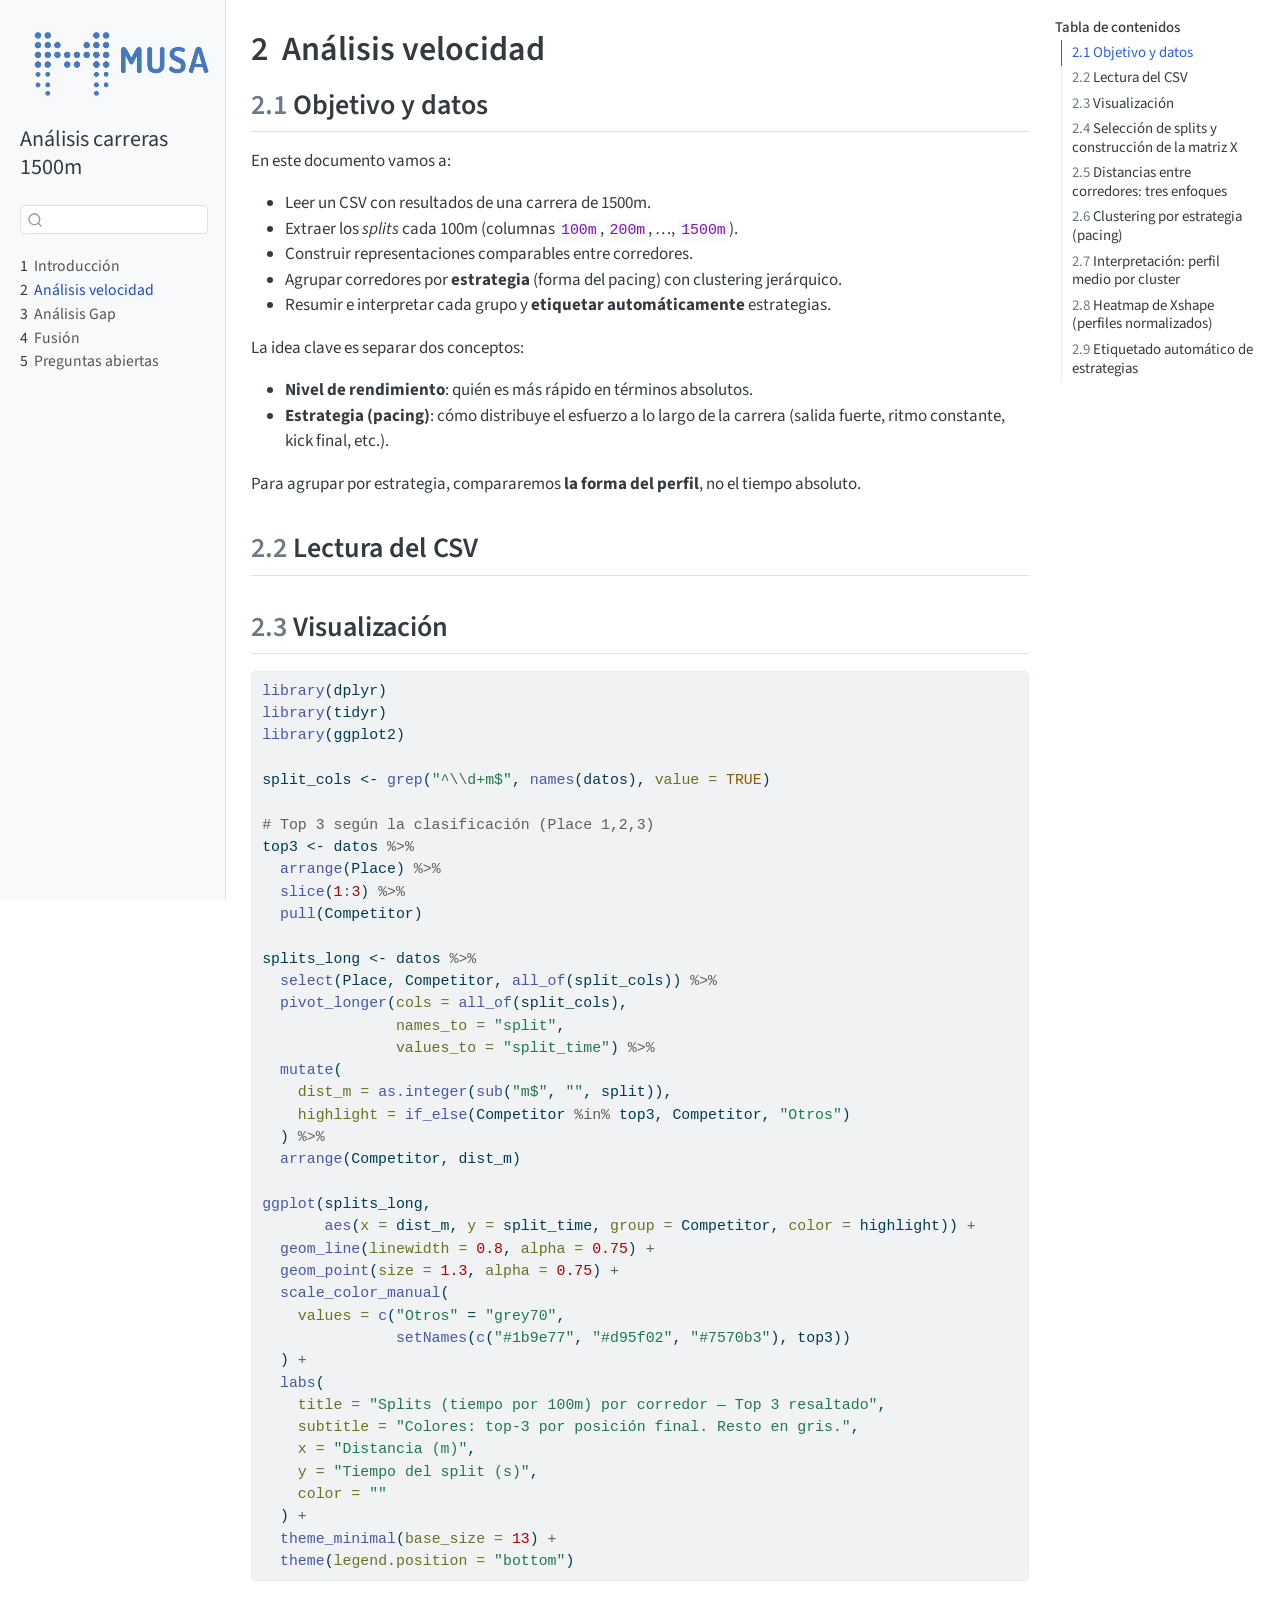
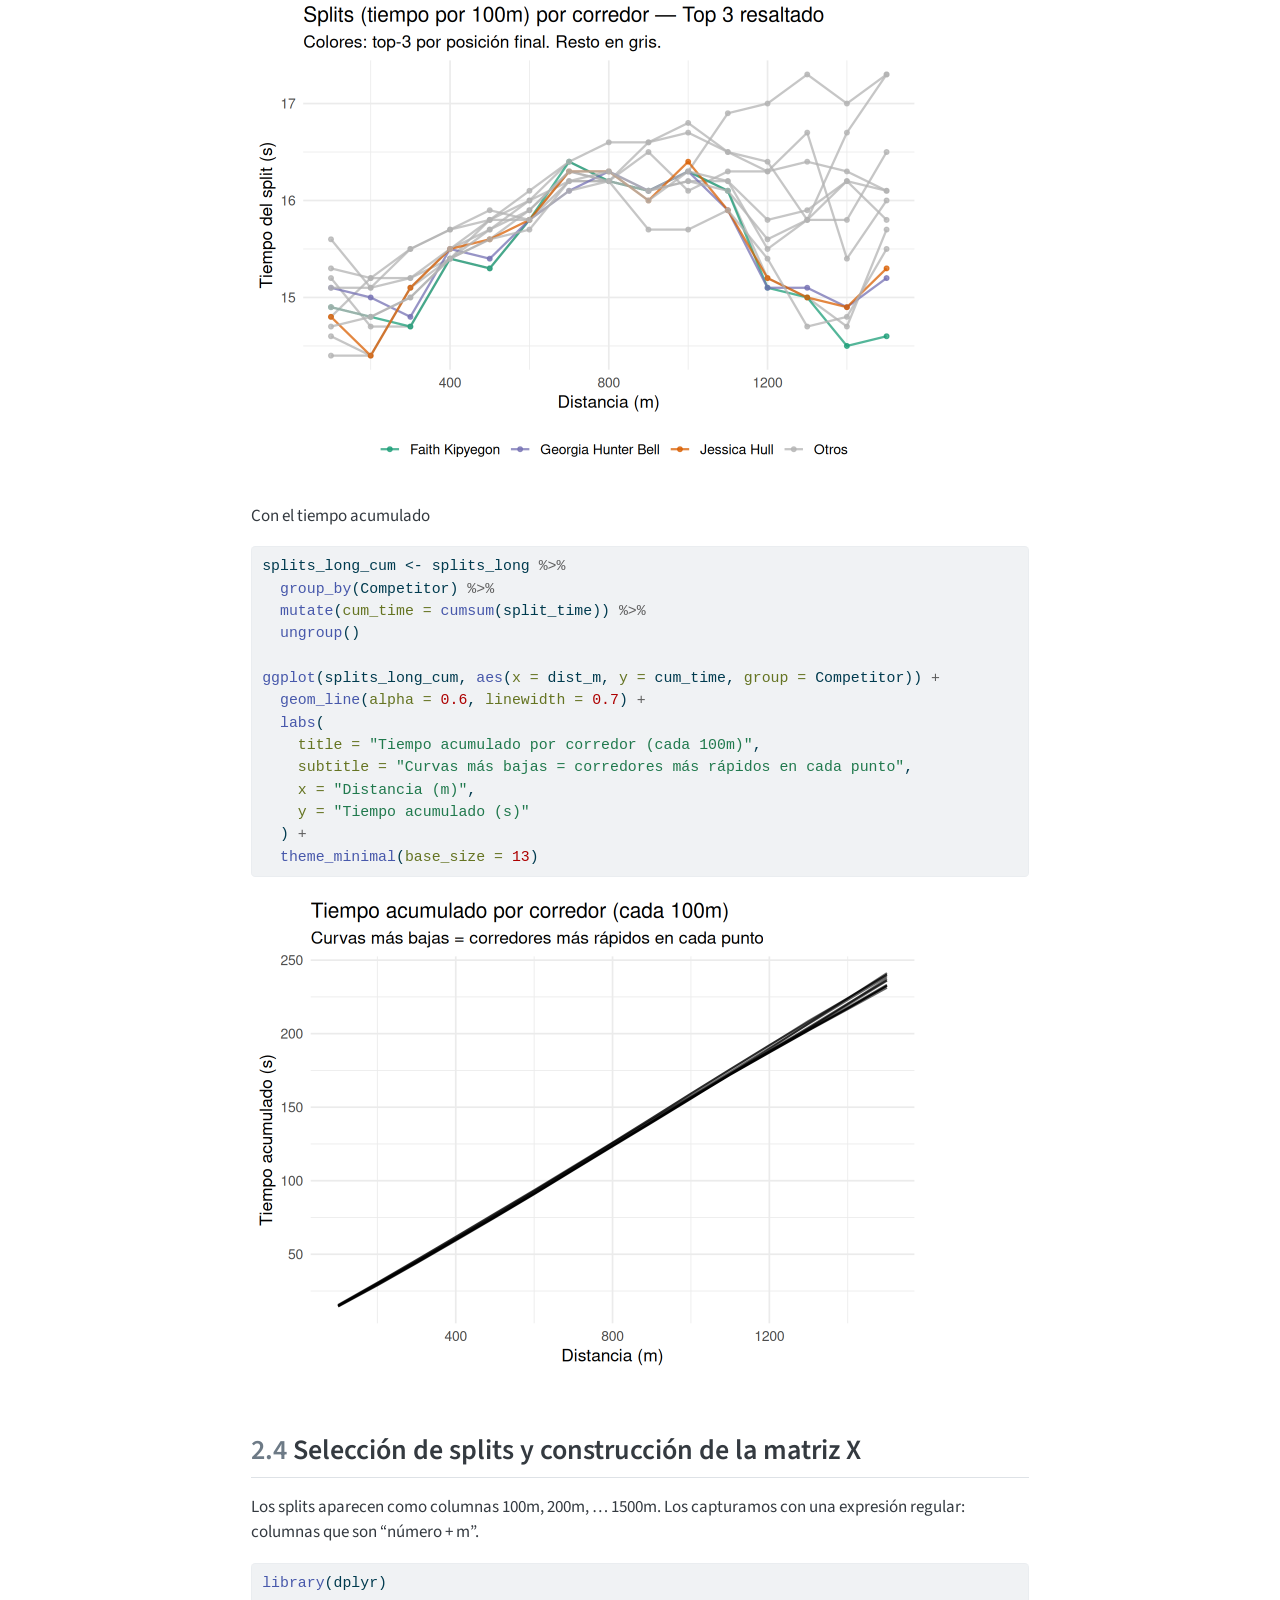
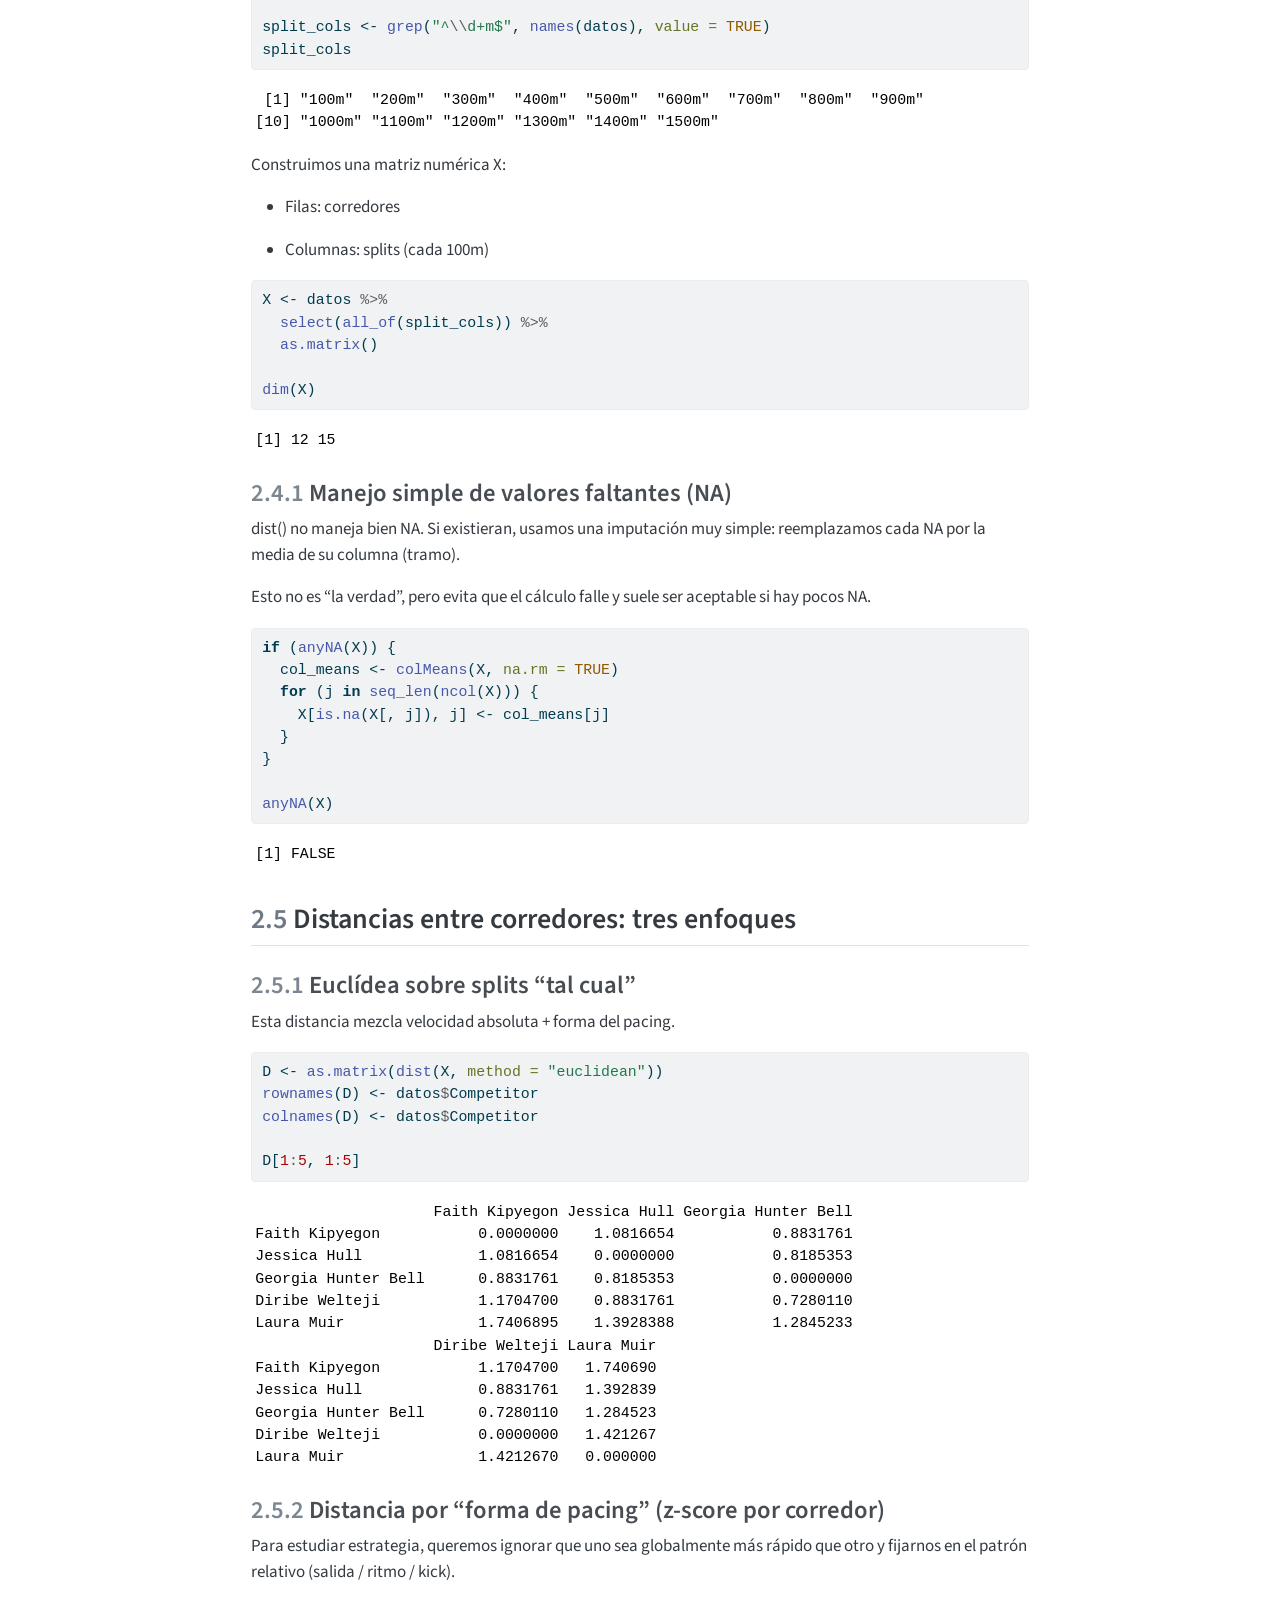
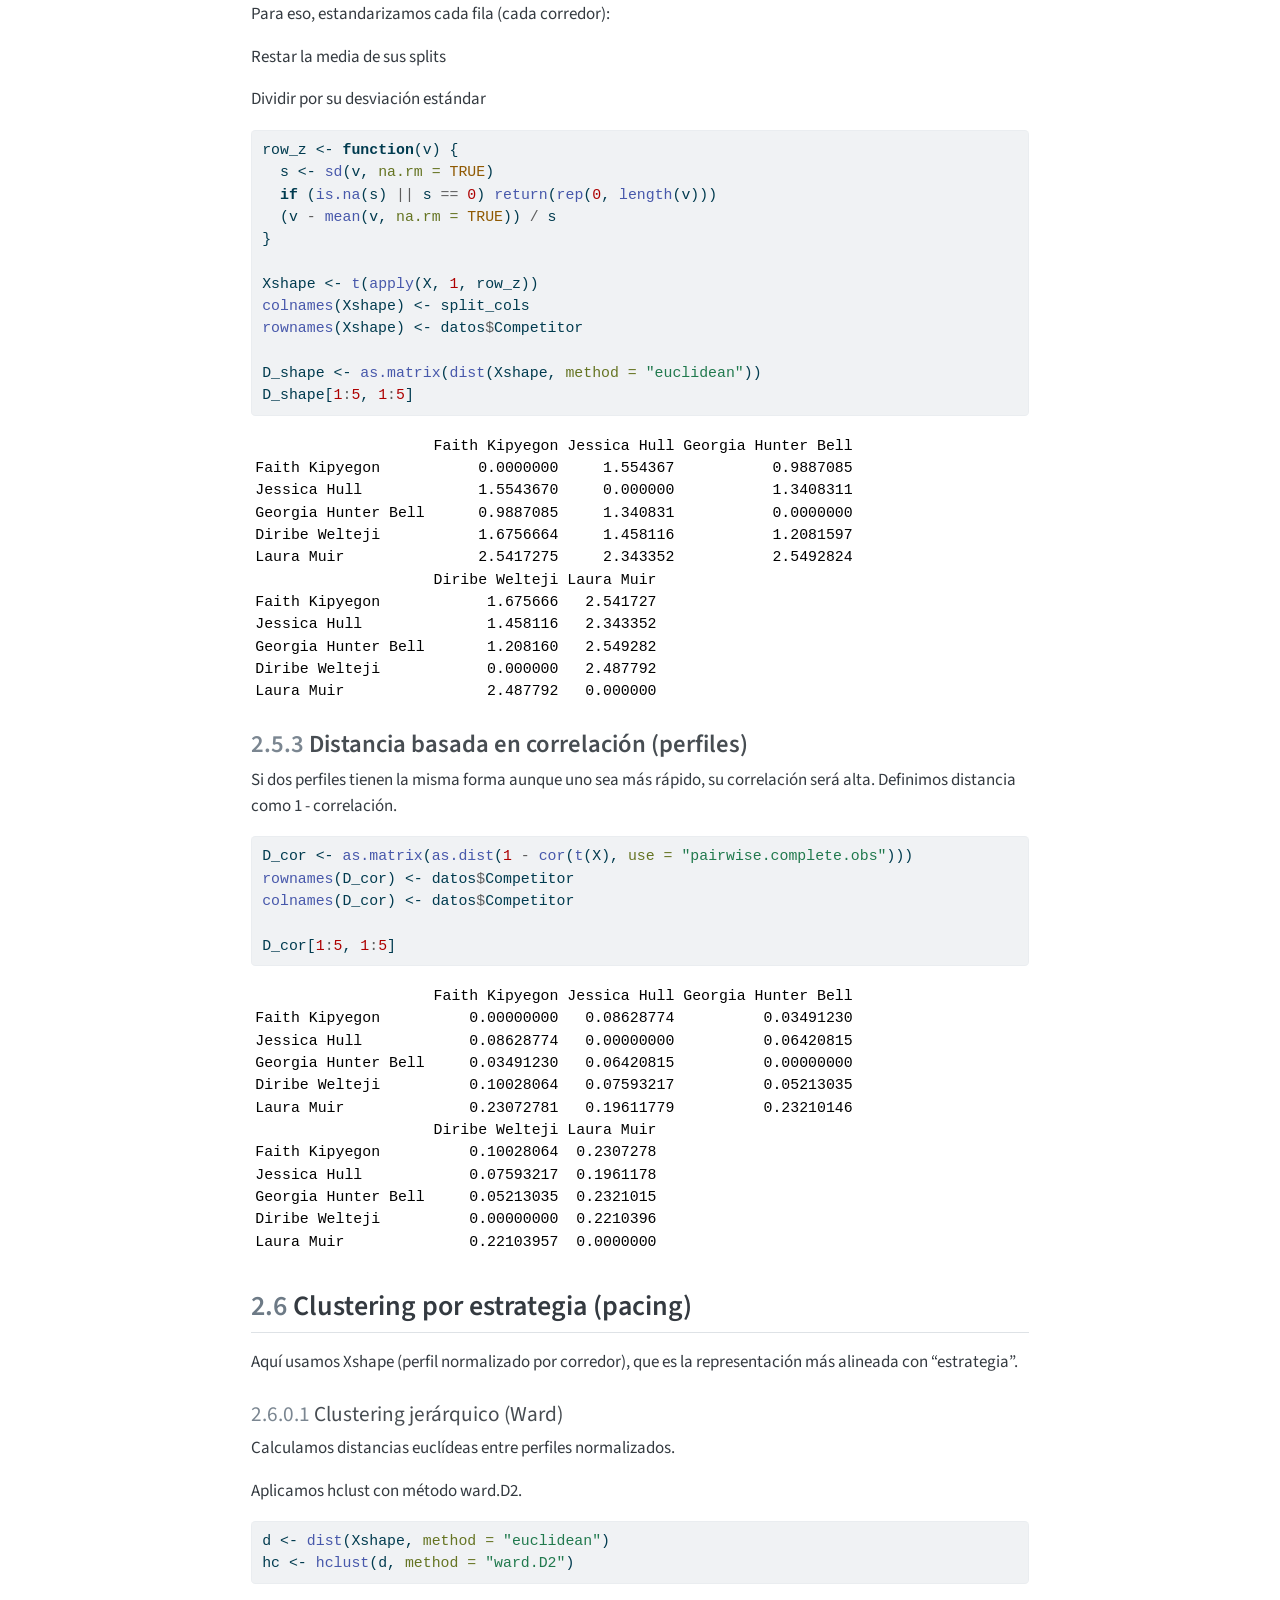
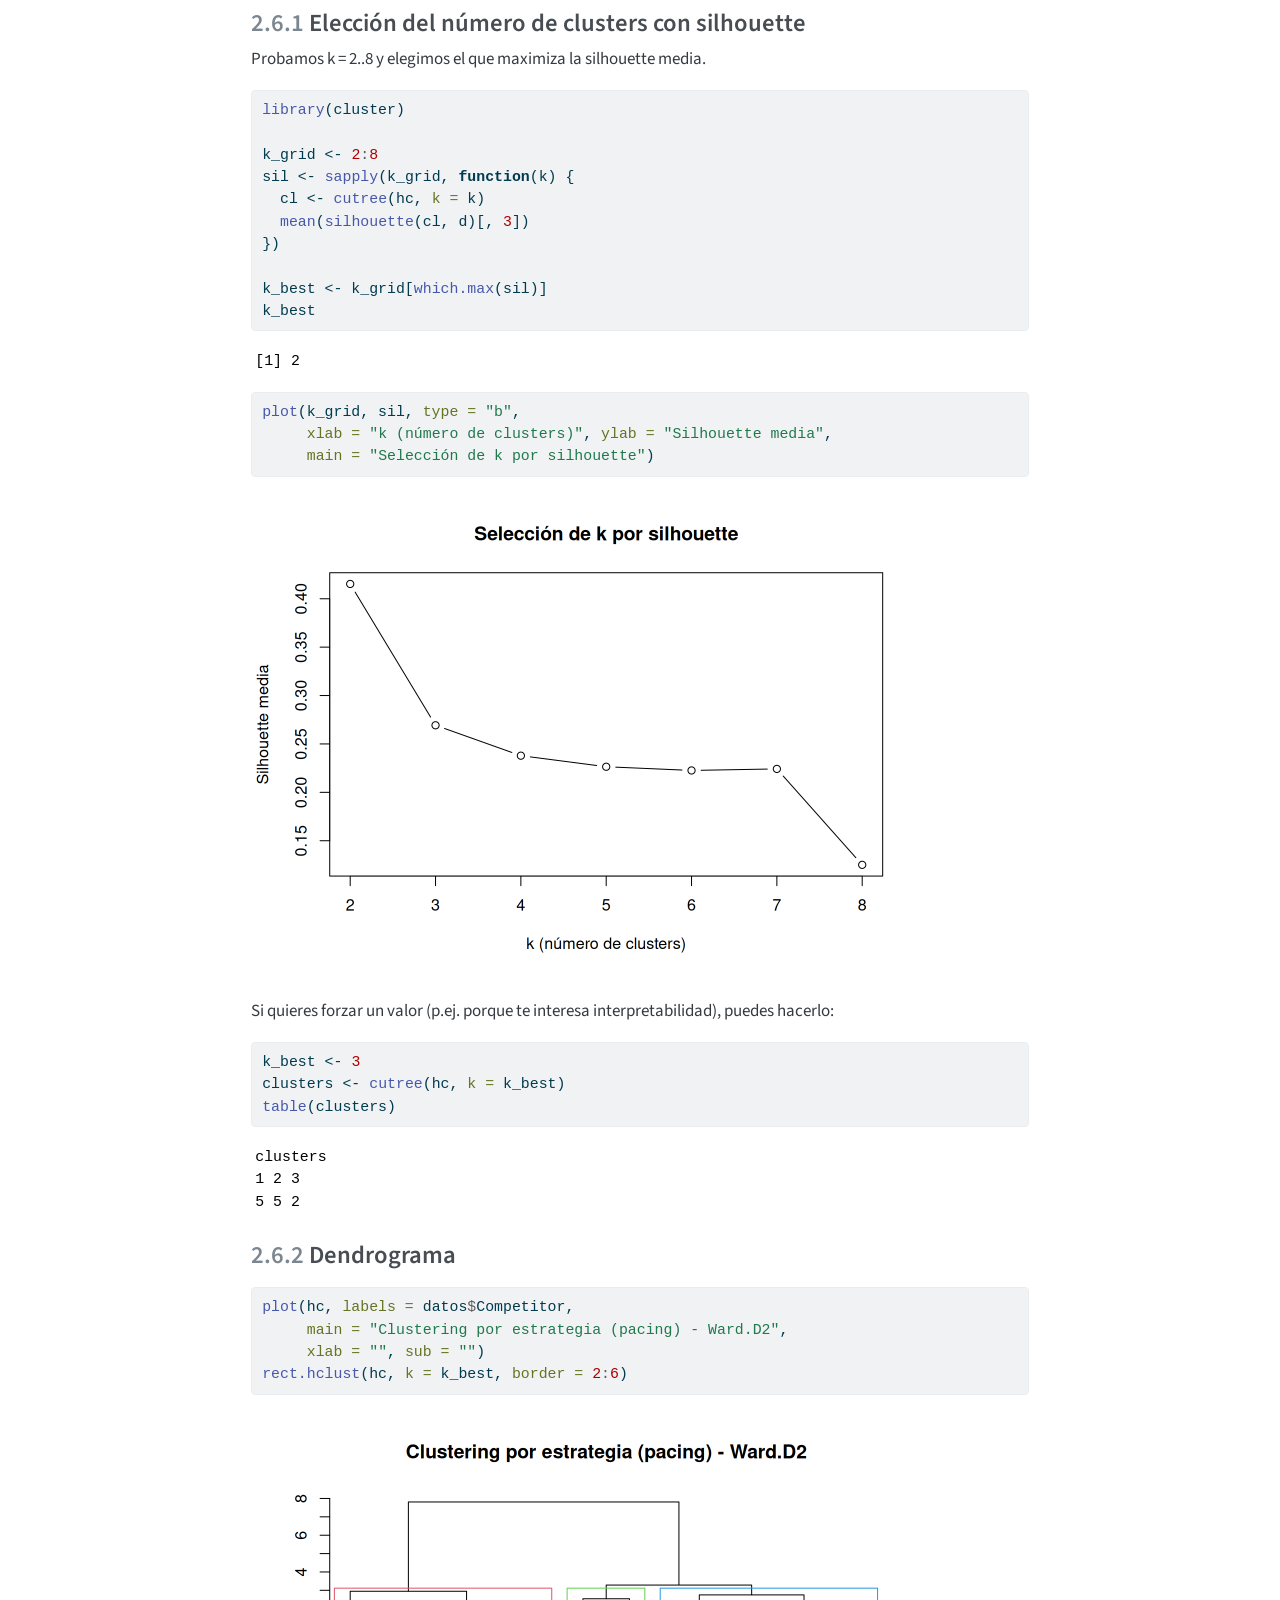
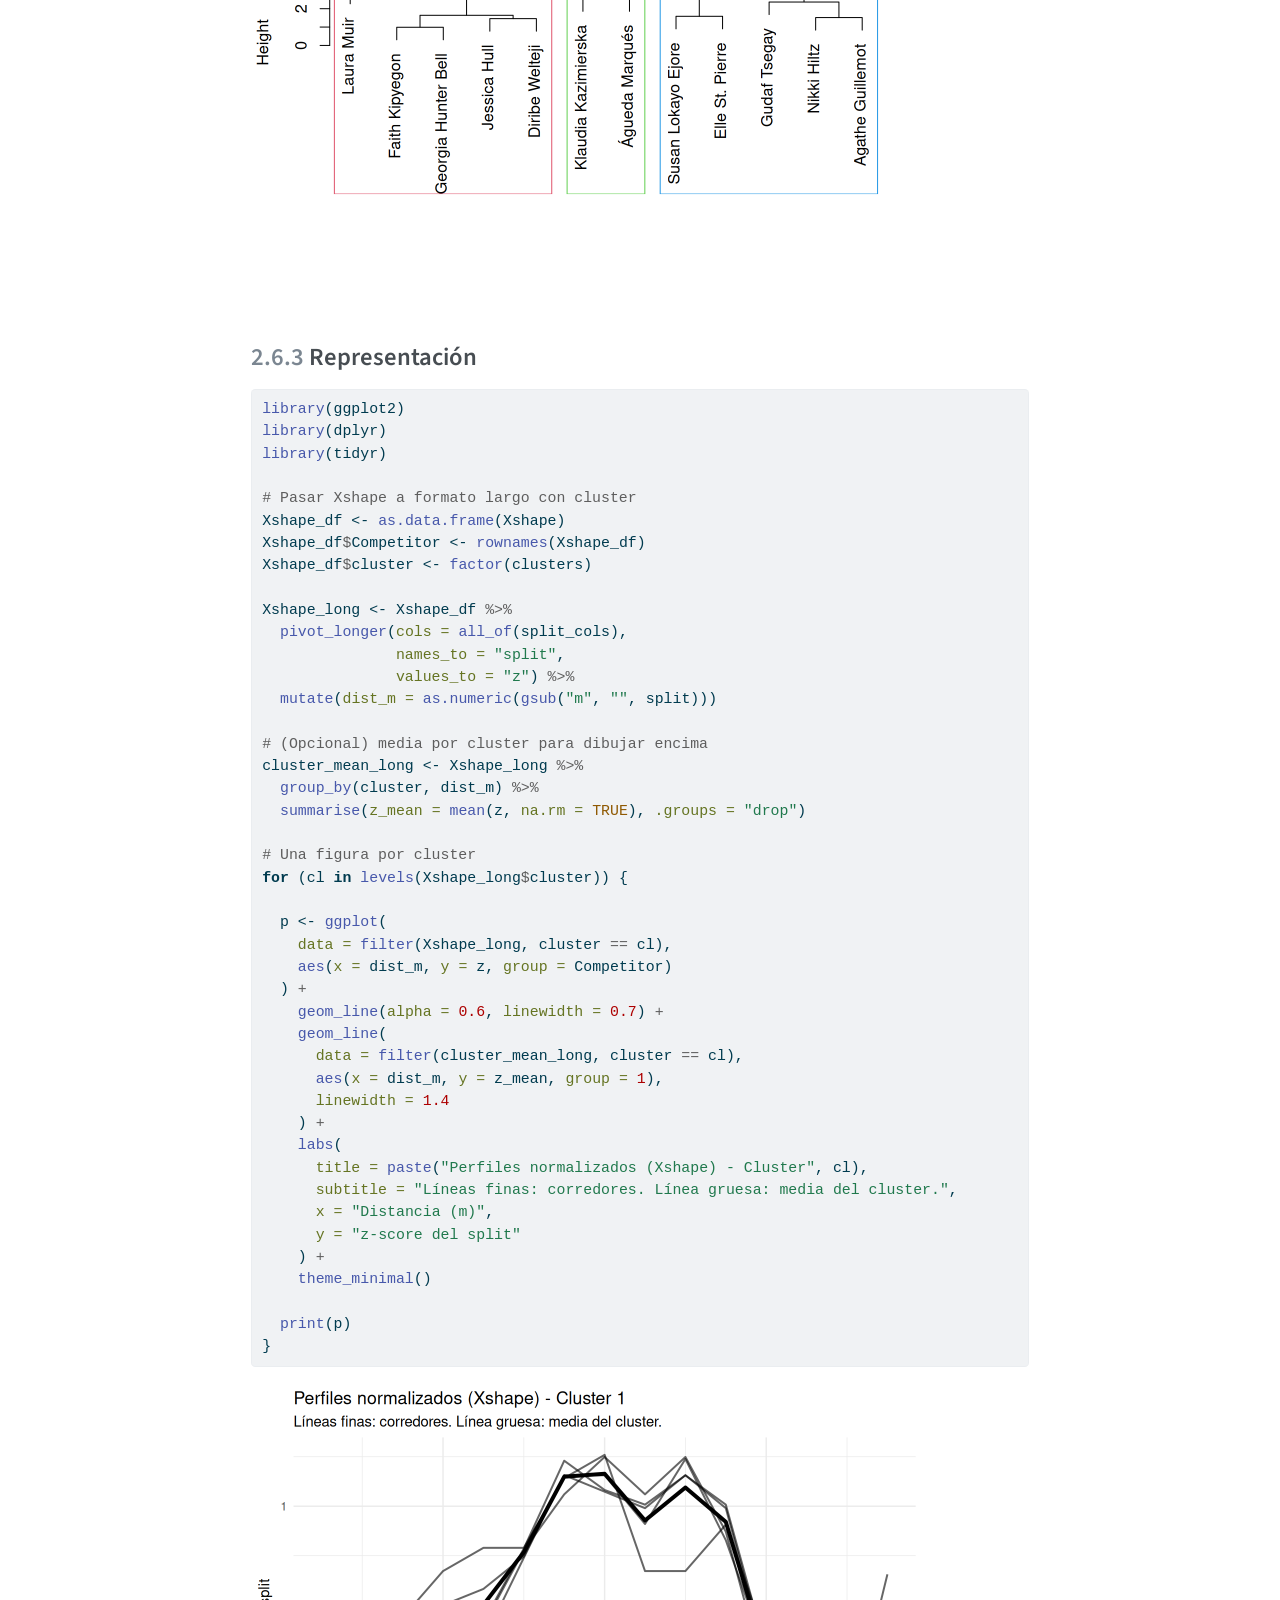
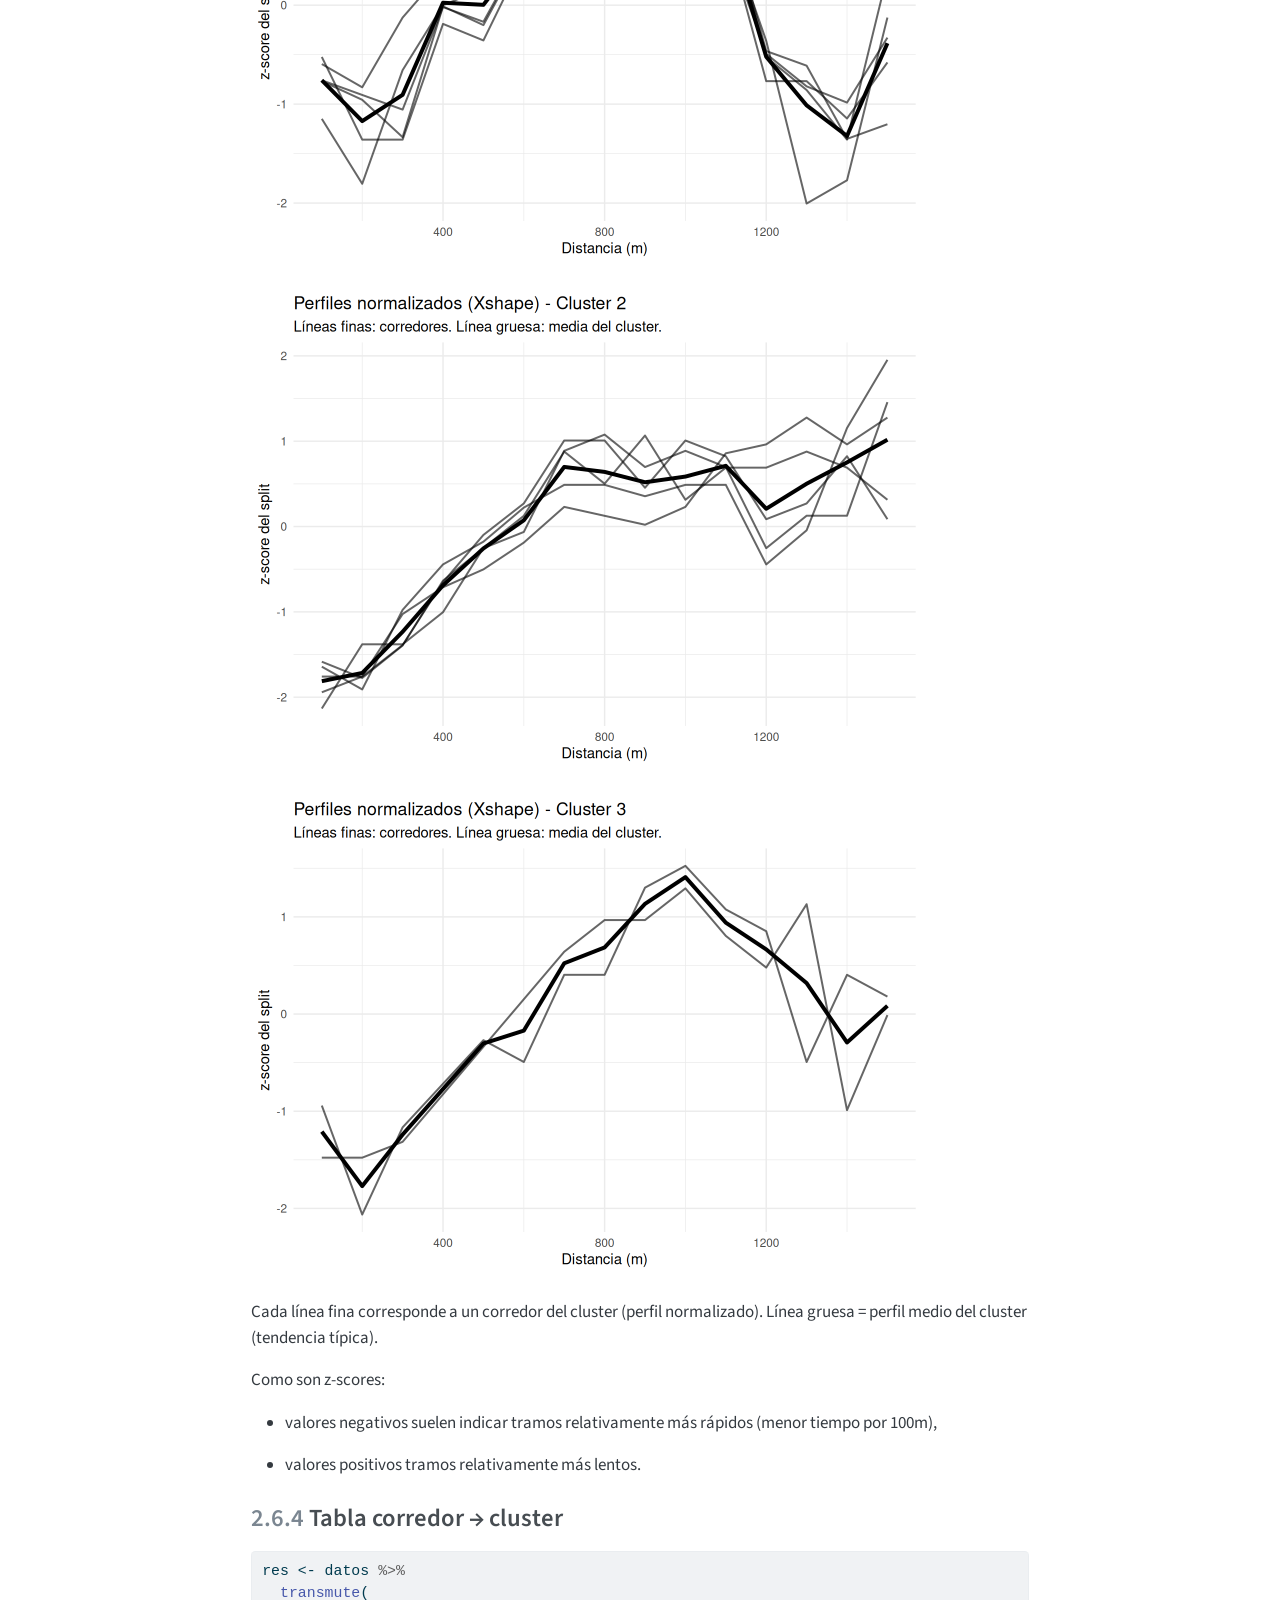
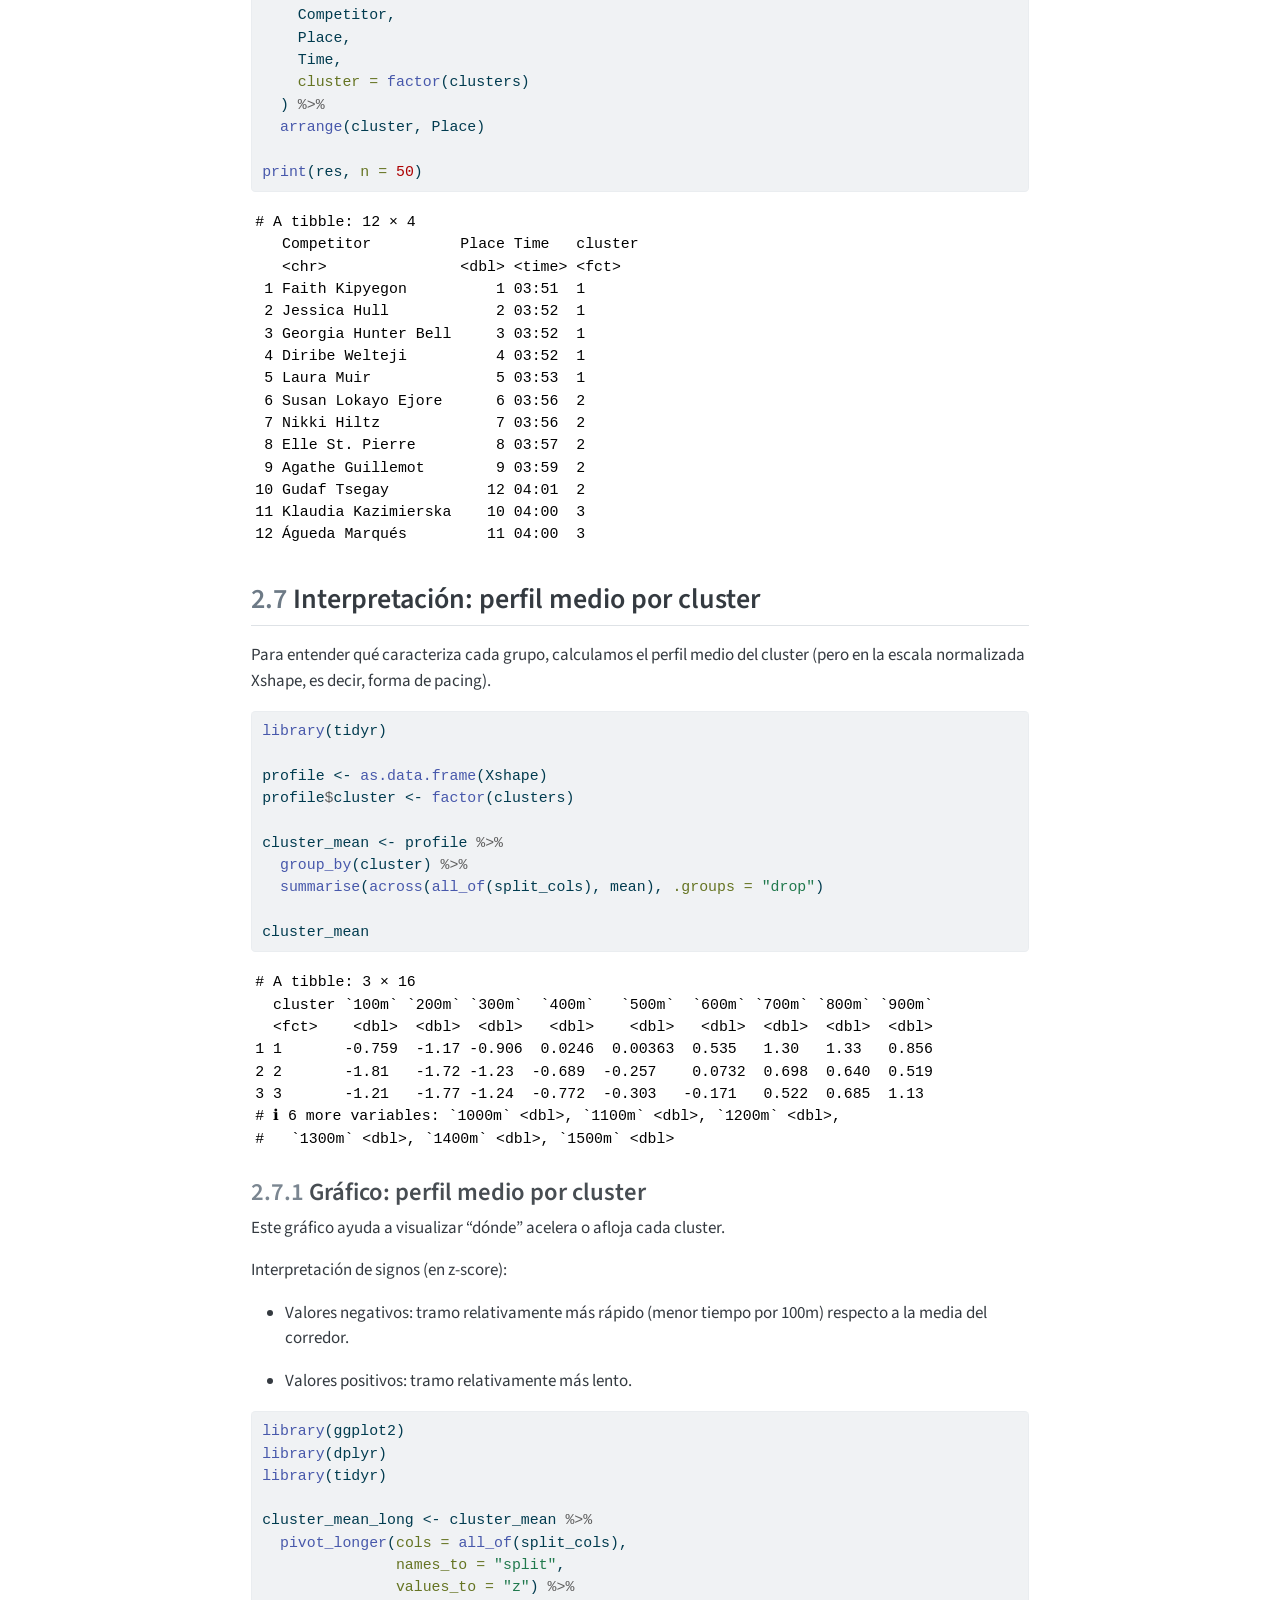
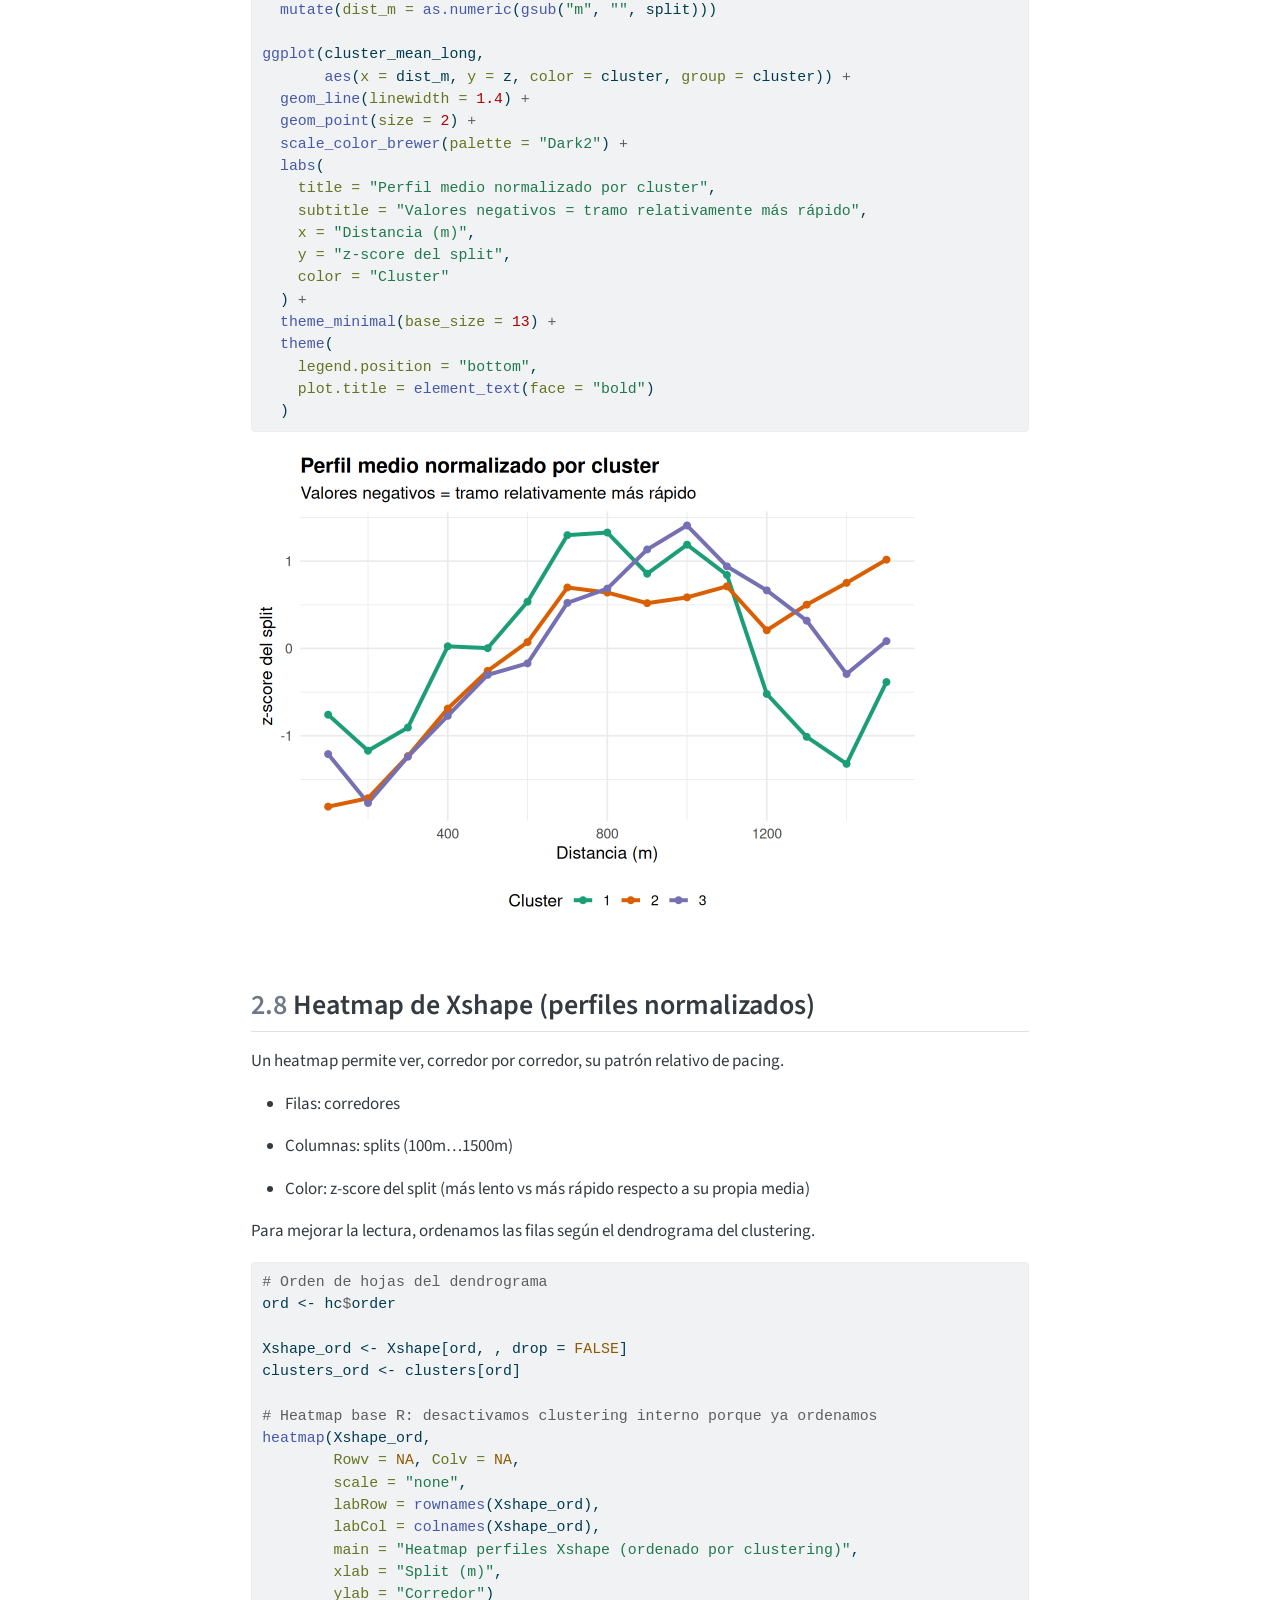
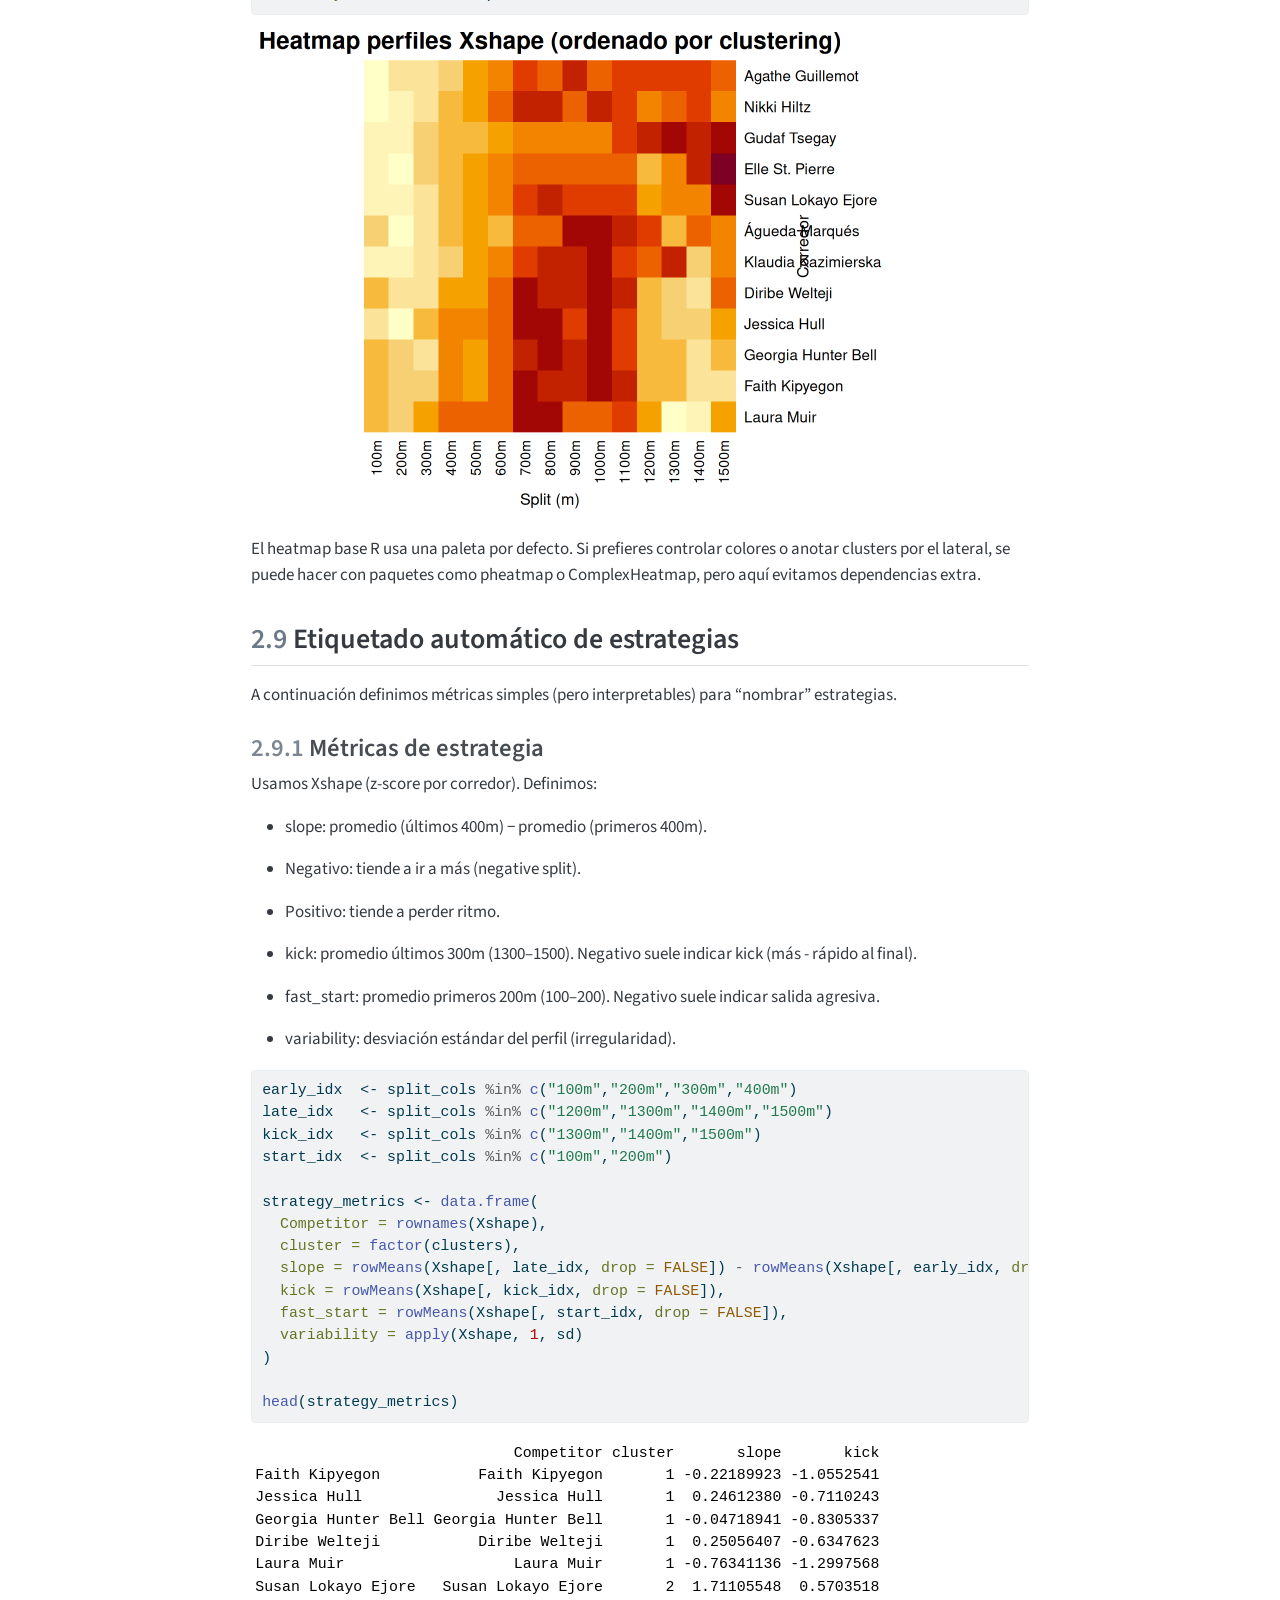
<file: _book/intro.html>
<!DOCTYPE html>
<html xmlns="http://www.w3.org/1999/xhtml" lang="es" xml:lang="es"><head>

<meta charset="utf-8">
<meta name="generator" content="quarto-1.5.57">

<meta name="viewport" content="width=device-width, initial-scale=1.0, user-scalable=yes">


<title>2&nbsp; Análisis velocidad – Análisis carreras 1500m</title>
<style>
code{white-space: pre-wrap;}
span.smallcaps{font-variant: small-caps;}
div.columns{display: flex; gap: min(4vw, 1.5em);}
div.column{flex: auto; overflow-x: auto;}
div.hanging-indent{margin-left: 1.5em; text-indent: -1.5em;}
ul.task-list{list-style: none;}
ul.task-list li input[type="checkbox"] {
  width: 0.8em;
  margin: 0 0.8em 0.2em -1em; /* quarto-specific, see https://github.com/quarto-dev/quarto-cli/issues/4556 */ 
  vertical-align: middle;
}
/* CSS for syntax highlighting */
pre > code.sourceCode { white-space: pre; position: relative; }
pre > code.sourceCode > span { line-height: 1.25; }
pre > code.sourceCode > span:empty { height: 1.2em; }
.sourceCode { overflow: visible; }
code.sourceCode > span { color: inherit; text-decoration: inherit; }
div.sourceCode { margin: 1em 0; }
pre.sourceCode { margin: 0; }
@media screen {
div.sourceCode { overflow: auto; }
}
@media print {
pre > code.sourceCode { white-space: pre-wrap; }
pre > code.sourceCode > span { display: inline-block; text-indent: -5em; padding-left: 5em; }
}
pre.numberSource code
  { counter-reset: source-line 0; }
pre.numberSource code > span
  { position: relative; left: -4em; counter-increment: source-line; }
pre.numberSource code > span > a:first-child::before
  { content: counter(source-line);
    position: relative; left: -1em; text-align: right; vertical-align: baseline;
    border: none; display: inline-block;
    -webkit-touch-callout: none; -webkit-user-select: none;
    -khtml-user-select: none; -moz-user-select: none;
    -ms-user-select: none; user-select: none;
    padding: 0 4px; width: 4em;
  }
pre.numberSource { margin-left: 3em;  padding-left: 4px; }
div.sourceCode
  {   }
@media screen {
pre > code.sourceCode > span > a:first-child::before { text-decoration: underline; }
}
</style>


<script src="site_libs/quarto-nav/quarto-nav.js"></script>
<script src="site_libs/quarto-nav/headroom.min.js"></script>
<script src="site_libs/clipboard/clipboard.min.js"></script>
<script src="site_libs/quarto-search/autocomplete.umd.js"></script>
<script src="site_libs/quarto-search/fuse.min.js"></script>
<script src="site_libs/quarto-search/quarto-search.js"></script>
<meta name="quarto:offset" content="./">
<link href="./gap.html" rel="next">
<link href="./index.html" rel="prev">
<script src="site_libs/quarto-html/quarto.js"></script>
<script src="site_libs/quarto-html/popper.min.js"></script>
<script src="site_libs/quarto-html/tippy.umd.min.js"></script>
<script src="site_libs/quarto-html/anchor.min.js"></script>
<link href="site_libs/quarto-html/tippy.css" rel="stylesheet">
<link href="site_libs/quarto-html/quarto-syntax-highlighting.css" rel="stylesheet" id="quarto-text-highlighting-styles">
<script src="site_libs/bootstrap/bootstrap.min.js"></script>
<link href="site_libs/bootstrap/bootstrap-icons.css" rel="stylesheet">
<link href="site_libs/bootstrap/bootstrap.min.css" rel="stylesheet" id="quarto-bootstrap" data-mode="light">
<script id="quarto-search-options" type="application/json">{
  "location": "sidebar",
  "copy-button": false,
  "collapse-after": 3,
  "panel-placement": "start",
  "type": "textbox",
  "limit": 50,
  "keyboard-shortcut": [
    "f",
    "/",
    "s"
  ],
  "show-item-context": false,
  "language": {
    "search-no-results-text": "Sin resultados",
    "search-matching-documents-text": "documentos encontrados",
    "search-copy-link-title": "Copiar el enlace en la búsqueda",
    "search-hide-matches-text": "Ocultar resultados adicionales",
    "search-more-match-text": "resultado adicional en este documento",
    "search-more-matches-text": "resultados adicionales en este documento",
    "search-clear-button-title": "Borrar",
    "search-text-placeholder": "",
    "search-detached-cancel-button-title": "Cancelar",
    "search-submit-button-title": "Enviar",
    "search-label": "Buscar"
  }
}</script>


<link rel="stylesheet" href="styles.css">
</head>

<body class="nav-sidebar docked">

<div id="quarto-search-results"></div>
  <header id="quarto-header" class="headroom fixed-top">
  <nav class="quarto-secondary-nav">
    <div class="container-fluid d-flex">
      <button type="button" class="quarto-btn-toggle btn" data-bs-toggle="collapse" role="button" data-bs-target=".quarto-sidebar-collapse-item" aria-controls="quarto-sidebar" aria-expanded="false" aria-label="Alternar barra lateral" onclick="if (window.quartoToggleHeadroom) { window.quartoToggleHeadroom(); }">
        <i class="bi bi-layout-text-sidebar-reverse"></i>
      </button>
        <nav class="quarto-page-breadcrumbs" aria-label="breadcrumb"><ol class="breadcrumb"><li class="breadcrumb-item"><a href="./intro.html"><span class="chapter-number">2</span>&nbsp; <span class="chapter-title">Análisis velocidad</span></a></li></ol></nav>
        <a class="flex-grow-1" role="navigation" data-bs-toggle="collapse" data-bs-target=".quarto-sidebar-collapse-item" aria-controls="quarto-sidebar" aria-expanded="false" aria-label="Alternar barra lateral" onclick="if (window.quartoToggleHeadroom) { window.quartoToggleHeadroom(); }">      
        </a>
      <button type="button" class="btn quarto-search-button" aria-label="Buscar" onclick="window.quartoOpenSearch();">
        <i class="bi bi-search"></i>
      </button>
    </div>
  </nav>
</header>
<!-- content -->
<div id="quarto-content" class="quarto-container page-columns page-rows-contents page-layout-article">
<!-- sidebar -->
  <nav id="quarto-sidebar" class="sidebar collapse collapse-horizontal quarto-sidebar-collapse-item sidebar-navigation docked overflow-auto">
    <div class="pt-lg-2 mt-2 text-left sidebar-header">
    <div class="sidebar-title mb-0 py-0">
      <a href="./">Análisis carreras 1500m</a> 
    </div>
      </div>
        <div class="mt-2 flex-shrink-0 align-items-center">
        <div class="sidebar-search">
        <div id="quarto-search" class="" title="Buscar"></div>
        </div>
        </div>
    <div class="sidebar-menu-container"> 
    <ul class="list-unstyled mt-1">
        <li class="sidebar-item">
  <div class="sidebar-item-container"> 
  <a href="./index.html" class="sidebar-item-text sidebar-link">
 <span class="menu-text"><span class="chapter-number">1</span>&nbsp; <span class="chapter-title">Introducción</span></span></a>
  </div>
</li>
        <li class="sidebar-item">
  <div class="sidebar-item-container"> 
  <a href="./intro.html" class="sidebar-item-text sidebar-link active">
 <span class="menu-text"><span class="chapter-number">2</span>&nbsp; <span class="chapter-title">Análisis velocidad</span></span></a>
  </div>
</li>
        <li class="sidebar-item">
  <div class="sidebar-item-container"> 
  <a href="./gap.html" class="sidebar-item-text sidebar-link">
 <span class="menu-text"><span class="chapter-number">3</span>&nbsp; <span class="chapter-title">Análisis Gap</span></span></a>
  </div>
</li>
        <li class="sidebar-item">
  <div class="sidebar-item-container"> 
  <a href="./fusion.html" class="sidebar-item-text sidebar-link">
 <span class="menu-text"><span class="chapter-number">4</span>&nbsp; <span class="chapter-title">Fusión</span></span></a>
  </div>
</li>
        <li class="sidebar-item">
  <div class="sidebar-item-container"> 
  <a href="./next.html" class="sidebar-item-text sidebar-link">
 <span class="menu-text"><span class="chapter-number">5</span>&nbsp; <span class="chapter-title">Preguntas abiertas</span></span></a>
  </div>
</li>
    </ul>
    </div>
</nav>
<div id="quarto-sidebar-glass" class="quarto-sidebar-collapse-item" data-bs-toggle="collapse" data-bs-target=".quarto-sidebar-collapse-item"></div>
<!-- margin-sidebar -->
    <div id="quarto-margin-sidebar" class="sidebar margin-sidebar">
        <nav id="TOC" role="doc-toc" class="toc-active">
    <h2 id="toc-title">Tabla de contenidos</h2>
   
  <ul>
  <li><a href="#objetivo-y-datos" id="toc-objetivo-y-datos" class="nav-link active" data-scroll-target="#objetivo-y-datos"><span class="header-section-number">2.1</span> Objetivo y datos</a></li>
  <li><a href="#lectura-del-csv" id="toc-lectura-del-csv" class="nav-link" data-scroll-target="#lectura-del-csv"><span class="header-section-number">2.2</span> Lectura del CSV</a></li>
  <li><a href="#visualización" id="toc-visualización" class="nav-link" data-scroll-target="#visualización"><span class="header-section-number">2.3</span> Visualización</a></li>
  <li><a href="#selección-de-splits-y-construcción-de-la-matriz-x" id="toc-selección-de-splits-y-construcción-de-la-matriz-x" class="nav-link" data-scroll-target="#selección-de-splits-y-construcción-de-la-matriz-x"><span class="header-section-number">2.4</span> Selección de splits y construcción de la matriz X</a>
  <ul class="collapse">
  <li><a href="#manejo-simple-de-valores-faltantes-na" id="toc-manejo-simple-de-valores-faltantes-na" class="nav-link" data-scroll-target="#manejo-simple-de-valores-faltantes-na"><span class="header-section-number">2.4.1</span> Manejo simple de valores faltantes (NA)</a></li>
  </ul></li>
  <li><a href="#distancias-entre-corredores-tres-enfoques" id="toc-distancias-entre-corredores-tres-enfoques" class="nav-link" data-scroll-target="#distancias-entre-corredores-tres-enfoques"><span class="header-section-number">2.5</span> Distancias entre corredores: tres enfoques</a>
  <ul class="collapse">
  <li><a href="#euclídea-sobre-splits-tal-cual" id="toc-euclídea-sobre-splits-tal-cual" class="nav-link" data-scroll-target="#euclídea-sobre-splits-tal-cual"><span class="header-section-number">2.5.1</span> Euclídea sobre splits “tal cual”</a></li>
  <li><a href="#distancia-por-forma-de-pacing-z-score-por-corredor" id="toc-distancia-por-forma-de-pacing-z-score-por-corredor" class="nav-link" data-scroll-target="#distancia-por-forma-de-pacing-z-score-por-corredor"><span class="header-section-number">2.5.2</span> Distancia por “forma de pacing” (z-score por corredor)</a></li>
  <li><a href="#distancia-basada-en-correlación-perfiles" id="toc-distancia-basada-en-correlación-perfiles" class="nav-link" data-scroll-target="#distancia-basada-en-correlación-perfiles"><span class="header-section-number">2.5.3</span> Distancia basada en correlación (perfiles)</a></li>
  </ul></li>
  <li><a href="#clustering-por-estrategia-pacing" id="toc-clustering-por-estrategia-pacing" class="nav-link" data-scroll-target="#clustering-por-estrategia-pacing"><span class="header-section-number">2.6</span> Clustering por estrategia (pacing)</a>
  <ul class="collapse">
  <li><a href="#elección-del-número-de-clusters-con-silhouette" id="toc-elección-del-número-de-clusters-con-silhouette" class="nav-link" data-scroll-target="#elección-del-número-de-clusters-con-silhouette"><span class="header-section-number">2.6.1</span> Elección del número de clusters con silhouette</a></li>
  <li><a href="#dendrograma" id="toc-dendrograma" class="nav-link" data-scroll-target="#dendrograma"><span class="header-section-number">2.6.2</span> Dendrograma</a></li>
  <li><a href="#representación" id="toc-representación" class="nav-link" data-scroll-target="#representación"><span class="header-section-number">2.6.3</span> Representación</a></li>
  <li><a href="#tabla-corredor-cluster" id="toc-tabla-corredor-cluster" class="nav-link" data-scroll-target="#tabla-corredor-cluster"><span class="header-section-number">2.6.4</span> Tabla corredor → cluster</a></li>
  </ul></li>
  <li><a href="#interpretación-perfil-medio-por-cluster" id="toc-interpretación-perfil-medio-por-cluster" class="nav-link" data-scroll-target="#interpretación-perfil-medio-por-cluster"><span class="header-section-number">2.7</span> Interpretación: perfil medio por cluster</a>
  <ul class="collapse">
  <li><a href="#gráfico-perfil-medio-por-cluster" id="toc-gráfico-perfil-medio-por-cluster" class="nav-link" data-scroll-target="#gráfico-perfil-medio-por-cluster"><span class="header-section-number">2.7.1</span> Gráfico: perfil medio por cluster</a></li>
  </ul></li>
  <li><a href="#heatmap-de-xshape-perfiles-normalizados" id="toc-heatmap-de-xshape-perfiles-normalizados" class="nav-link" data-scroll-target="#heatmap-de-xshape-perfiles-normalizados"><span class="header-section-number">2.8</span> Heatmap de Xshape (perfiles normalizados)</a></li>
  <li><a href="#etiquetado-automático-de-estrategias" id="toc-etiquetado-automático-de-estrategias" class="nav-link" data-scroll-target="#etiquetado-automático-de-estrategias"><span class="header-section-number">2.9</span> Etiquetado automático de estrategias</a>
  <ul class="collapse">
  <li><a href="#métricas-de-estrategia" id="toc-métricas-de-estrategia" class="nav-link" data-scroll-target="#métricas-de-estrategia"><span class="header-section-number">2.9.1</span> Métricas de estrategia</a></li>
  <li><a href="#reglas-de-decisión-heurísticas" id="toc-reglas-de-decisión-heurísticas" class="nav-link" data-scroll-target="#reglas-de-decisión-heurísticas"><span class="header-section-number">2.9.2</span> Reglas de decisión (heurísticas)</a></li>
  <li><a href="#resumen-etiquetas-por-cluster" id="toc-resumen-etiquetas-por-cluster" class="nav-link" data-scroll-target="#resumen-etiquetas-por-cluster"><span class="header-section-number">2.9.3</span> Resumen: etiquetas por cluster</a></li>
  </ul></li>
  </ul>
</nav>
    </div>
<!-- main -->
<main class="content" id="quarto-document-content">

<header id="title-block-header" class="quarto-title-block default">
<div class="quarto-title">
<h1 class="title"><span class="chapter-number">2</span>&nbsp; <span class="chapter-title">Análisis velocidad</span></h1>
</div>



<div class="quarto-title-meta">

    
  
    
  </div>
  


</header>


<section id="objetivo-y-datos" class="level2" data-number="2.1">
<h2 data-number="2.1" class="anchored" data-anchor-id="objetivo-y-datos"><span class="header-section-number">2.1</span> Objetivo y datos</h2>
<p>En este documento vamos a:</p>
<ul>
<li>Leer un CSV con resultados de una carrera de 1500m.</li>
<li>Extraer los <em>splits</em> cada 100m (columnas <code>100m</code>, <code>200m</code>, …, <code>1500m</code>).</li>
<li>Construir representaciones comparables entre corredores.</li>
<li>Agrupar corredores por <strong>estrategia</strong> (forma del pacing) con clustering jerárquico.</li>
<li>Resumir e interpretar cada grupo y <strong>etiquetar automáticamente</strong> estrategias.</li>
</ul>
<p>La idea clave es separar dos conceptos:</p>
<ul>
<li><strong>Nivel de rendimiento</strong>: quién es más rápido en términos absolutos.</li>
<li><strong>Estrategia (pacing)</strong>: cómo distribuye el esfuerzo a lo largo de la carrera (salida fuerte, ritmo constante, kick final, etc.).</li>
</ul>
<p>Para agrupar por estrategia, compararemos <strong>la forma del perfil</strong>, no el tiempo absoluto.</p>
</section>
<section id="lectura-del-csv" class="level2" data-number="2.2">
<h2 data-number="2.2" class="anchored" data-anchor-id="lectura-del-csv"><span class="header-section-number">2.2</span> Lectura del CSV</h2>
</section>
<section id="visualización" class="level2" data-number="2.3">
<h2 data-number="2.3" class="anchored" data-anchor-id="visualización"><span class="header-section-number">2.3</span> Visualización</h2>
<div class="cell">
<div class="sourceCode cell-code" id="cb1"><pre class="sourceCode r code-with-copy"><code class="sourceCode r"><span id="cb1-1"><a href="#cb1-1" aria-hidden="true" tabindex="-1"></a><span class="fu">library</span>(dplyr)</span>
<span id="cb1-2"><a href="#cb1-2" aria-hidden="true" tabindex="-1"></a><span class="fu">library</span>(tidyr)</span>
<span id="cb1-3"><a href="#cb1-3" aria-hidden="true" tabindex="-1"></a><span class="fu">library</span>(ggplot2)</span>
<span id="cb1-4"><a href="#cb1-4" aria-hidden="true" tabindex="-1"></a></span>
<span id="cb1-5"><a href="#cb1-5" aria-hidden="true" tabindex="-1"></a>split_cols <span class="ot">&lt;-</span> <span class="fu">grep</span>(<span class="st">"^</span><span class="sc">\\</span><span class="st">d+m$"</span>, <span class="fu">names</span>(datos), <span class="at">value =</span> <span class="cn">TRUE</span>)</span>
<span id="cb1-6"><a href="#cb1-6" aria-hidden="true" tabindex="-1"></a></span>
<span id="cb1-7"><a href="#cb1-7" aria-hidden="true" tabindex="-1"></a><span class="co"># Top 3 según la clasificación (Place 1,2,3)</span></span>
<span id="cb1-8"><a href="#cb1-8" aria-hidden="true" tabindex="-1"></a>top3 <span class="ot">&lt;-</span> datos <span class="sc">%&gt;%</span></span>
<span id="cb1-9"><a href="#cb1-9" aria-hidden="true" tabindex="-1"></a>  <span class="fu">arrange</span>(Place) <span class="sc">%&gt;%</span></span>
<span id="cb1-10"><a href="#cb1-10" aria-hidden="true" tabindex="-1"></a>  <span class="fu">slice</span>(<span class="dv">1</span><span class="sc">:</span><span class="dv">3</span>) <span class="sc">%&gt;%</span></span>
<span id="cb1-11"><a href="#cb1-11" aria-hidden="true" tabindex="-1"></a>  <span class="fu">pull</span>(Competitor)</span>
<span id="cb1-12"><a href="#cb1-12" aria-hidden="true" tabindex="-1"></a></span>
<span id="cb1-13"><a href="#cb1-13" aria-hidden="true" tabindex="-1"></a>splits_long <span class="ot">&lt;-</span> datos <span class="sc">%&gt;%</span></span>
<span id="cb1-14"><a href="#cb1-14" aria-hidden="true" tabindex="-1"></a>  <span class="fu">select</span>(Place, Competitor, <span class="fu">all_of</span>(split_cols)) <span class="sc">%&gt;%</span></span>
<span id="cb1-15"><a href="#cb1-15" aria-hidden="true" tabindex="-1"></a>  <span class="fu">pivot_longer</span>(<span class="at">cols =</span> <span class="fu">all_of</span>(split_cols),</span>
<span id="cb1-16"><a href="#cb1-16" aria-hidden="true" tabindex="-1"></a>               <span class="at">names_to =</span> <span class="st">"split"</span>,</span>
<span id="cb1-17"><a href="#cb1-17" aria-hidden="true" tabindex="-1"></a>               <span class="at">values_to =</span> <span class="st">"split_time"</span>) <span class="sc">%&gt;%</span></span>
<span id="cb1-18"><a href="#cb1-18" aria-hidden="true" tabindex="-1"></a>  <span class="fu">mutate</span>(</span>
<span id="cb1-19"><a href="#cb1-19" aria-hidden="true" tabindex="-1"></a>    <span class="at">dist_m =</span> <span class="fu">as.integer</span>(<span class="fu">sub</span>(<span class="st">"m$"</span>, <span class="st">""</span>, split)),</span>
<span id="cb1-20"><a href="#cb1-20" aria-hidden="true" tabindex="-1"></a>    <span class="at">highlight =</span> <span class="fu">if_else</span>(Competitor <span class="sc">%in%</span> top3, Competitor, <span class="st">"Otros"</span>)</span>
<span id="cb1-21"><a href="#cb1-21" aria-hidden="true" tabindex="-1"></a>  ) <span class="sc">%&gt;%</span></span>
<span id="cb1-22"><a href="#cb1-22" aria-hidden="true" tabindex="-1"></a>  <span class="fu">arrange</span>(Competitor, dist_m)</span>
<span id="cb1-23"><a href="#cb1-23" aria-hidden="true" tabindex="-1"></a></span>
<span id="cb1-24"><a href="#cb1-24" aria-hidden="true" tabindex="-1"></a><span class="fu">ggplot</span>(splits_long,</span>
<span id="cb1-25"><a href="#cb1-25" aria-hidden="true" tabindex="-1"></a>       <span class="fu">aes</span>(<span class="at">x =</span> dist_m, <span class="at">y =</span> split_time, <span class="at">group =</span> Competitor, <span class="at">color =</span> highlight)) <span class="sc">+</span></span>
<span id="cb1-26"><a href="#cb1-26" aria-hidden="true" tabindex="-1"></a>  <span class="fu">geom_line</span>(<span class="at">linewidth =</span> <span class="fl">0.8</span>, <span class="at">alpha =</span> <span class="fl">0.75</span>) <span class="sc">+</span></span>
<span id="cb1-27"><a href="#cb1-27" aria-hidden="true" tabindex="-1"></a>  <span class="fu">geom_point</span>(<span class="at">size =</span> <span class="fl">1.3</span>, <span class="at">alpha =</span> <span class="fl">0.75</span>) <span class="sc">+</span></span>
<span id="cb1-28"><a href="#cb1-28" aria-hidden="true" tabindex="-1"></a>  <span class="fu">scale_color_manual</span>(</span>
<span id="cb1-29"><a href="#cb1-29" aria-hidden="true" tabindex="-1"></a>    <span class="at">values =</span> <span class="fu">c</span>(<span class="st">"Otros"</span> <span class="ot">=</span> <span class="st">"grey70"</span>,</span>
<span id="cb1-30"><a href="#cb1-30" aria-hidden="true" tabindex="-1"></a>               <span class="fu">setNames</span>(<span class="fu">c</span>(<span class="st">"#1b9e77"</span>, <span class="st">"#d95f02"</span>, <span class="st">"#7570b3"</span>), top3))</span>
<span id="cb1-31"><a href="#cb1-31" aria-hidden="true" tabindex="-1"></a>  ) <span class="sc">+</span></span>
<span id="cb1-32"><a href="#cb1-32" aria-hidden="true" tabindex="-1"></a>  <span class="fu">labs</span>(</span>
<span id="cb1-33"><a href="#cb1-33" aria-hidden="true" tabindex="-1"></a>    <span class="at">title =</span> <span class="st">"Splits (tiempo por 100m) por corredor — Top 3 resaltado"</span>,</span>
<span id="cb1-34"><a href="#cb1-34" aria-hidden="true" tabindex="-1"></a>    <span class="at">subtitle =</span> <span class="st">"Colores: top-3 por posición final. Resto en gris."</span>,</span>
<span id="cb1-35"><a href="#cb1-35" aria-hidden="true" tabindex="-1"></a>    <span class="at">x =</span> <span class="st">"Distancia (m)"</span>,</span>
<span id="cb1-36"><a href="#cb1-36" aria-hidden="true" tabindex="-1"></a>    <span class="at">y =</span> <span class="st">"Tiempo del split (s)"</span>,</span>
<span id="cb1-37"><a href="#cb1-37" aria-hidden="true" tabindex="-1"></a>    <span class="at">color =</span> <span class="st">""</span></span>
<span id="cb1-38"><a href="#cb1-38" aria-hidden="true" tabindex="-1"></a>  ) <span class="sc">+</span></span>
<span id="cb1-39"><a href="#cb1-39" aria-hidden="true" tabindex="-1"></a>  <span class="fu">theme_minimal</span>(<span class="at">base_size =</span> <span class="dv">13</span>) <span class="sc">+</span></span>
<span id="cb1-40"><a href="#cb1-40" aria-hidden="true" tabindex="-1"></a>  <span class="fu">theme</span>(<span class="at">legend.position =</span> <span class="st">"bottom"</span>)</span></code><button title="Copiar al portapapeles" class="code-copy-button"><i class="bi"></i></button></pre></div>
<div class="cell-output-display">
<div>
<figure class="figure">
<p><img src="intro_files/figure-html/visualiza-1.png" class="img-fluid figure-img" width="672"></p>
</figure>
</div>
</div>
</div>
<p>Con el tiempo acumulado</p>
<div class="cell">
<div class="sourceCode cell-code" id="cb2"><pre class="sourceCode r code-with-copy"><code class="sourceCode r"><span id="cb2-1"><a href="#cb2-1" aria-hidden="true" tabindex="-1"></a>splits_long_cum <span class="ot">&lt;-</span> splits_long <span class="sc">%&gt;%</span></span>
<span id="cb2-2"><a href="#cb2-2" aria-hidden="true" tabindex="-1"></a>  <span class="fu">group_by</span>(Competitor) <span class="sc">%&gt;%</span></span>
<span id="cb2-3"><a href="#cb2-3" aria-hidden="true" tabindex="-1"></a>  <span class="fu">mutate</span>(<span class="at">cum_time =</span> <span class="fu">cumsum</span>(split_time)) <span class="sc">%&gt;%</span></span>
<span id="cb2-4"><a href="#cb2-4" aria-hidden="true" tabindex="-1"></a>  <span class="fu">ungroup</span>()</span>
<span id="cb2-5"><a href="#cb2-5" aria-hidden="true" tabindex="-1"></a></span>
<span id="cb2-6"><a href="#cb2-6" aria-hidden="true" tabindex="-1"></a><span class="fu">ggplot</span>(splits_long_cum, <span class="fu">aes</span>(<span class="at">x =</span> dist_m, <span class="at">y =</span> cum_time, <span class="at">group =</span> Competitor)) <span class="sc">+</span></span>
<span id="cb2-7"><a href="#cb2-7" aria-hidden="true" tabindex="-1"></a>  <span class="fu">geom_line</span>(<span class="at">alpha =</span> <span class="fl">0.6</span>, <span class="at">linewidth =</span> <span class="fl">0.7</span>) <span class="sc">+</span></span>
<span id="cb2-8"><a href="#cb2-8" aria-hidden="true" tabindex="-1"></a>  <span class="fu">labs</span>(</span>
<span id="cb2-9"><a href="#cb2-9" aria-hidden="true" tabindex="-1"></a>    <span class="at">title =</span> <span class="st">"Tiempo acumulado por corredor (cada 100m)"</span>,</span>
<span id="cb2-10"><a href="#cb2-10" aria-hidden="true" tabindex="-1"></a>    <span class="at">subtitle =</span> <span class="st">"Curvas más bajas = corredores más rápidos en cada punto"</span>,</span>
<span id="cb2-11"><a href="#cb2-11" aria-hidden="true" tabindex="-1"></a>    <span class="at">x =</span> <span class="st">"Distancia (m)"</span>,</span>
<span id="cb2-12"><a href="#cb2-12" aria-hidden="true" tabindex="-1"></a>    <span class="at">y =</span> <span class="st">"Tiempo acumulado (s)"</span></span>
<span id="cb2-13"><a href="#cb2-13" aria-hidden="true" tabindex="-1"></a>  ) <span class="sc">+</span></span>
<span id="cb2-14"><a href="#cb2-14" aria-hidden="true" tabindex="-1"></a>  <span class="fu">theme_minimal</span>(<span class="at">base_size =</span> <span class="dv">13</span>)</span></code><button title="Copiar al portapapeles" class="code-copy-button"><i class="bi"></i></button></pre></div>
<div class="cell-output-display">
<div>
<figure class="figure">
<p><img src="intro_files/figure-html/tiempo_acumulado-1.png" class="img-fluid figure-img" width="672"></p>
</figure>
</div>
</div>
</div>
</section>
<section id="selección-de-splits-y-construcción-de-la-matriz-x" class="level2" data-number="2.4">
<h2 data-number="2.4" class="anchored" data-anchor-id="selección-de-splits-y-construcción-de-la-matriz-x"><span class="header-section-number">2.4</span> Selección de splits y construcción de la matriz X</h2>
<p>Los splits aparecen como columnas 100m, 200m, … 1500m. Los capturamos con una expresión regular: columnas que son “número + m”.</p>
<div class="cell">
<div class="sourceCode cell-code" id="cb3"><pre class="sourceCode r code-with-copy"><code class="sourceCode r"><span id="cb3-1"><a href="#cb3-1" aria-hidden="true" tabindex="-1"></a><span class="fu">library</span>(dplyr)</span>
<span id="cb3-2"><a href="#cb3-2" aria-hidden="true" tabindex="-1"></a></span>
<span id="cb3-3"><a href="#cb3-3" aria-hidden="true" tabindex="-1"></a>split_cols <span class="ot">&lt;-</span> <span class="fu">grep</span>(<span class="st">"^</span><span class="sc">\\</span><span class="st">d+m$"</span>, <span class="fu">names</span>(datos), <span class="at">value =</span> <span class="cn">TRUE</span>)</span>
<span id="cb3-4"><a href="#cb3-4" aria-hidden="true" tabindex="-1"></a>split_cols</span></code><button title="Copiar al portapapeles" class="code-copy-button"><i class="bi"></i></button></pre></div>
<div class="cell-output cell-output-stdout">
<pre><code> [1] "100m"  "200m"  "300m"  "400m"  "500m"  "600m"  "700m"  "800m"  "900m" 
[10] "1000m" "1100m" "1200m" "1300m" "1400m" "1500m"</code></pre>
</div>
</div>
<p>Construimos una matriz numérica X:</p>
<ul>
<li><p>Filas: corredores</p></li>
<li><p>Columnas: splits (cada 100m)</p></li>
</ul>
<div class="cell">
<div class="sourceCode cell-code" id="cb5"><pre class="sourceCode r code-with-copy"><code class="sourceCode r"><span id="cb5-1"><a href="#cb5-1" aria-hidden="true" tabindex="-1"></a>X <span class="ot">&lt;-</span> datos <span class="sc">%&gt;%</span></span>
<span id="cb5-2"><a href="#cb5-2" aria-hidden="true" tabindex="-1"></a>  <span class="fu">select</span>(<span class="fu">all_of</span>(split_cols)) <span class="sc">%&gt;%</span></span>
<span id="cb5-3"><a href="#cb5-3" aria-hidden="true" tabindex="-1"></a>  <span class="fu">as.matrix</span>()</span>
<span id="cb5-4"><a href="#cb5-4" aria-hidden="true" tabindex="-1"></a></span>
<span id="cb5-5"><a href="#cb5-5" aria-hidden="true" tabindex="-1"></a><span class="fu">dim</span>(X)</span></code><button title="Copiar al portapapeles" class="code-copy-button"><i class="bi"></i></button></pre></div>
<div class="cell-output cell-output-stdout">
<pre><code>[1] 12 15</code></pre>
</div>
</div>
<section id="manejo-simple-de-valores-faltantes-na" class="level3" data-number="2.4.1">
<h3 data-number="2.4.1" class="anchored" data-anchor-id="manejo-simple-de-valores-faltantes-na"><span class="header-section-number">2.4.1</span> Manejo simple de valores faltantes (NA)</h3>
<p>dist() no maneja bien NA. Si existieran, usamos una imputación muy simple: reemplazamos cada NA por la media de su columna (tramo).</p>
<p>Esto no es “la verdad”, pero evita que el cálculo falle y suele ser aceptable si hay pocos NA.</p>
<div class="cell">
<div class="sourceCode cell-code" id="cb7"><pre class="sourceCode r code-with-copy"><code class="sourceCode r"><span id="cb7-1"><a href="#cb7-1" aria-hidden="true" tabindex="-1"></a><span class="cf">if</span> (<span class="fu">anyNA</span>(X)) {</span>
<span id="cb7-2"><a href="#cb7-2" aria-hidden="true" tabindex="-1"></a>  col_means <span class="ot">&lt;-</span> <span class="fu">colMeans</span>(X, <span class="at">na.rm =</span> <span class="cn">TRUE</span>)</span>
<span id="cb7-3"><a href="#cb7-3" aria-hidden="true" tabindex="-1"></a>  <span class="cf">for</span> (j <span class="cf">in</span> <span class="fu">seq_len</span>(<span class="fu">ncol</span>(X))) {</span>
<span id="cb7-4"><a href="#cb7-4" aria-hidden="true" tabindex="-1"></a>    X[<span class="fu">is.na</span>(X[, j]), j] <span class="ot">&lt;-</span> col_means[j]</span>
<span id="cb7-5"><a href="#cb7-5" aria-hidden="true" tabindex="-1"></a>  }</span>
<span id="cb7-6"><a href="#cb7-6" aria-hidden="true" tabindex="-1"></a>}</span>
<span id="cb7-7"><a href="#cb7-7" aria-hidden="true" tabindex="-1"></a></span>
<span id="cb7-8"><a href="#cb7-8" aria-hidden="true" tabindex="-1"></a><span class="fu">anyNA</span>(X)</span></code><button title="Copiar al portapapeles" class="code-copy-button"><i class="bi"></i></button></pre></div>
<div class="cell-output cell-output-stdout">
<pre><code>[1] FALSE</code></pre>
</div>
</div>
</section>
</section>
<section id="distancias-entre-corredores-tres-enfoques" class="level2" data-number="2.5">
<h2 data-number="2.5" class="anchored" data-anchor-id="distancias-entre-corredores-tres-enfoques"><span class="header-section-number">2.5</span> Distancias entre corredores: tres enfoques</h2>
<section id="euclídea-sobre-splits-tal-cual" class="level3" data-number="2.5.1">
<h3 data-number="2.5.1" class="anchored" data-anchor-id="euclídea-sobre-splits-tal-cual"><span class="header-section-number">2.5.1</span> Euclídea sobre splits “tal cual”</h3>
<p>Esta distancia mezcla velocidad absoluta + forma del pacing.</p>
<div class="cell">
<div class="sourceCode cell-code" id="cb9"><pre class="sourceCode r code-with-copy"><code class="sourceCode r"><span id="cb9-1"><a href="#cb9-1" aria-hidden="true" tabindex="-1"></a>D <span class="ot">&lt;-</span> <span class="fu">as.matrix</span>(<span class="fu">dist</span>(X, <span class="at">method =</span> <span class="st">"euclidean"</span>))</span>
<span id="cb9-2"><a href="#cb9-2" aria-hidden="true" tabindex="-1"></a><span class="fu">rownames</span>(D) <span class="ot">&lt;-</span> datos<span class="sc">$</span>Competitor</span>
<span id="cb9-3"><a href="#cb9-3" aria-hidden="true" tabindex="-1"></a><span class="fu">colnames</span>(D) <span class="ot">&lt;-</span> datos<span class="sc">$</span>Competitor</span>
<span id="cb9-4"><a href="#cb9-4" aria-hidden="true" tabindex="-1"></a></span>
<span id="cb9-5"><a href="#cb9-5" aria-hidden="true" tabindex="-1"></a>D[<span class="dv">1</span><span class="sc">:</span><span class="dv">5</span>, <span class="dv">1</span><span class="sc">:</span><span class="dv">5</span>]</span></code><button title="Copiar al portapapeles" class="code-copy-button"><i class="bi"></i></button></pre></div>
<div class="cell-output cell-output-stdout">
<pre><code>                    Faith Kipyegon Jessica Hull Georgia Hunter Bell
Faith Kipyegon           0.0000000    1.0816654           0.8831761
Jessica Hull             1.0816654    0.0000000           0.8185353
Georgia Hunter Bell      0.8831761    0.8185353           0.0000000
Diribe Welteji           1.1704700    0.8831761           0.7280110
Laura Muir               1.7406895    1.3928388           1.2845233
                    Diribe Welteji Laura Muir
Faith Kipyegon           1.1704700   1.740690
Jessica Hull             0.8831761   1.392839
Georgia Hunter Bell      0.7280110   1.284523
Diribe Welteji           0.0000000   1.421267
Laura Muir               1.4212670   0.000000</code></pre>
</div>
</div>
</section>
<section id="distancia-por-forma-de-pacing-z-score-por-corredor" class="level3" data-number="2.5.2">
<h3 data-number="2.5.2" class="anchored" data-anchor-id="distancia-por-forma-de-pacing-z-score-por-corredor"><span class="header-section-number">2.5.2</span> Distancia por “forma de pacing” (z-score por corredor)</h3>
<p>Para estudiar estrategia, queremos ignorar que uno sea globalmente más rápido que otro y fijarnos en el patrón relativo (salida / ritmo / kick).</p>
<p>Para eso, estandarizamos cada fila (cada corredor):</p>
<p>Restar la media de sus splits</p>
<p>Dividir por su desviación estándar</p>
<div class="cell">
<div class="sourceCode cell-code" id="cb11"><pre class="sourceCode r code-with-copy"><code class="sourceCode r"><span id="cb11-1"><a href="#cb11-1" aria-hidden="true" tabindex="-1"></a>row_z <span class="ot">&lt;-</span> <span class="cf">function</span>(v) {</span>
<span id="cb11-2"><a href="#cb11-2" aria-hidden="true" tabindex="-1"></a>  s <span class="ot">&lt;-</span> <span class="fu">sd</span>(v, <span class="at">na.rm =</span> <span class="cn">TRUE</span>)</span>
<span id="cb11-3"><a href="#cb11-3" aria-hidden="true" tabindex="-1"></a>  <span class="cf">if</span> (<span class="fu">is.na</span>(s) <span class="sc">||</span> s <span class="sc">==</span> <span class="dv">0</span>) <span class="fu">return</span>(<span class="fu">rep</span>(<span class="dv">0</span>, <span class="fu">length</span>(v)))</span>
<span id="cb11-4"><a href="#cb11-4" aria-hidden="true" tabindex="-1"></a>  (v <span class="sc">-</span> <span class="fu">mean</span>(v, <span class="at">na.rm =</span> <span class="cn">TRUE</span>)) <span class="sc">/</span> s</span>
<span id="cb11-5"><a href="#cb11-5" aria-hidden="true" tabindex="-1"></a>}</span>
<span id="cb11-6"><a href="#cb11-6" aria-hidden="true" tabindex="-1"></a></span>
<span id="cb11-7"><a href="#cb11-7" aria-hidden="true" tabindex="-1"></a>Xshape <span class="ot">&lt;-</span> <span class="fu">t</span>(<span class="fu">apply</span>(X, <span class="dv">1</span>, row_z))</span>
<span id="cb11-8"><a href="#cb11-8" aria-hidden="true" tabindex="-1"></a><span class="fu">colnames</span>(Xshape) <span class="ot">&lt;-</span> split_cols</span>
<span id="cb11-9"><a href="#cb11-9" aria-hidden="true" tabindex="-1"></a><span class="fu">rownames</span>(Xshape) <span class="ot">&lt;-</span> datos<span class="sc">$</span>Competitor</span>
<span id="cb11-10"><a href="#cb11-10" aria-hidden="true" tabindex="-1"></a></span>
<span id="cb11-11"><a href="#cb11-11" aria-hidden="true" tabindex="-1"></a>D_shape <span class="ot">&lt;-</span> <span class="fu">as.matrix</span>(<span class="fu">dist</span>(Xshape, <span class="at">method =</span> <span class="st">"euclidean"</span>))</span>
<span id="cb11-12"><a href="#cb11-12" aria-hidden="true" tabindex="-1"></a>D_shape[<span class="dv">1</span><span class="sc">:</span><span class="dv">5</span>, <span class="dv">1</span><span class="sc">:</span><span class="dv">5</span>]</span></code><button title="Copiar al portapapeles" class="code-copy-button"><i class="bi"></i></button></pre></div>
<div class="cell-output cell-output-stdout">
<pre><code>                    Faith Kipyegon Jessica Hull Georgia Hunter Bell
Faith Kipyegon           0.0000000     1.554367           0.9887085
Jessica Hull             1.5543670     0.000000           1.3408311
Georgia Hunter Bell      0.9887085     1.340831           0.0000000
Diribe Welteji           1.6756664     1.458116           1.2081597
Laura Muir               2.5417275     2.343352           2.5492824
                    Diribe Welteji Laura Muir
Faith Kipyegon            1.675666   2.541727
Jessica Hull              1.458116   2.343352
Georgia Hunter Bell       1.208160   2.549282
Diribe Welteji            0.000000   2.487792
Laura Muir                2.487792   0.000000</code></pre>
</div>
</div>
</section>
<section id="distancia-basada-en-correlación-perfiles" class="level3" data-number="2.5.3">
<h3 data-number="2.5.3" class="anchored" data-anchor-id="distancia-basada-en-correlación-perfiles"><span class="header-section-number">2.5.3</span> Distancia basada en correlación (perfiles)</h3>
<p>Si dos perfiles tienen la misma forma aunque uno sea más rápido, su correlación será alta. Definimos distancia como 1 - correlación.</p>
<div class="cell">
<div class="sourceCode cell-code" id="cb13"><pre class="sourceCode r code-with-copy"><code class="sourceCode r"><span id="cb13-1"><a href="#cb13-1" aria-hidden="true" tabindex="-1"></a>D_cor <span class="ot">&lt;-</span> <span class="fu">as.matrix</span>(<span class="fu">as.dist</span>(<span class="dv">1</span> <span class="sc">-</span> <span class="fu">cor</span>(<span class="fu">t</span>(X), <span class="at">use =</span> <span class="st">"pairwise.complete.obs"</span>)))</span>
<span id="cb13-2"><a href="#cb13-2" aria-hidden="true" tabindex="-1"></a><span class="fu">rownames</span>(D_cor) <span class="ot">&lt;-</span> datos<span class="sc">$</span>Competitor</span>
<span id="cb13-3"><a href="#cb13-3" aria-hidden="true" tabindex="-1"></a><span class="fu">colnames</span>(D_cor) <span class="ot">&lt;-</span> datos<span class="sc">$</span>Competitor</span>
<span id="cb13-4"><a href="#cb13-4" aria-hidden="true" tabindex="-1"></a></span>
<span id="cb13-5"><a href="#cb13-5" aria-hidden="true" tabindex="-1"></a>D_cor[<span class="dv">1</span><span class="sc">:</span><span class="dv">5</span>, <span class="dv">1</span><span class="sc">:</span><span class="dv">5</span>]</span></code><button title="Copiar al portapapeles" class="code-copy-button"><i class="bi"></i></button></pre></div>
<div class="cell-output cell-output-stdout">
<pre><code>                    Faith Kipyegon Jessica Hull Georgia Hunter Bell
Faith Kipyegon          0.00000000   0.08628774          0.03491230
Jessica Hull            0.08628774   0.00000000          0.06420815
Georgia Hunter Bell     0.03491230   0.06420815          0.00000000
Diribe Welteji          0.10028064   0.07593217          0.05213035
Laura Muir              0.23072781   0.19611779          0.23210146
                    Diribe Welteji Laura Muir
Faith Kipyegon          0.10028064  0.2307278
Jessica Hull            0.07593217  0.1961178
Georgia Hunter Bell     0.05213035  0.2321015
Diribe Welteji          0.00000000  0.2210396
Laura Muir              0.22103957  0.0000000</code></pre>
</div>
</div>
</section>
</section>
<section id="clustering-por-estrategia-pacing" class="level2" data-number="2.6">
<h2 data-number="2.6" class="anchored" data-anchor-id="clustering-por-estrategia-pacing"><span class="header-section-number">2.6</span> Clustering por estrategia (pacing)</h2>
<p>Aquí usamos Xshape (perfil normalizado por corredor), que es la representación más alineada con “estrategia”.</p>
<section id="clustering-jerárquico-ward" class="level4" data-number="2.6.0.1">
<h4 data-number="2.6.0.1" class="anchored" data-anchor-id="clustering-jerárquico-ward"><span class="header-section-number">2.6.0.1</span> Clustering jerárquico (Ward)</h4>
<p>Calculamos distancias euclídeas entre perfiles normalizados.</p>
<p>Aplicamos hclust con método ward.D2.</p>
<div class="cell">
<div class="sourceCode cell-code" id="cb15"><pre class="sourceCode r code-with-copy"><code class="sourceCode r"><span id="cb15-1"><a href="#cb15-1" aria-hidden="true" tabindex="-1"></a>d <span class="ot">&lt;-</span> <span class="fu">dist</span>(Xshape, <span class="at">method =</span> <span class="st">"euclidean"</span>)</span>
<span id="cb15-2"><a href="#cb15-2" aria-hidden="true" tabindex="-1"></a>hc <span class="ot">&lt;-</span> <span class="fu">hclust</span>(d, <span class="at">method =</span> <span class="st">"ward.D2"</span>)</span></code><button title="Copiar al portapapeles" class="code-copy-button"><i class="bi"></i></button></pre></div>
</div>
</section>
<section id="elección-del-número-de-clusters-con-silhouette" class="level3" data-number="2.6.1">
<h3 data-number="2.6.1" class="anchored" data-anchor-id="elección-del-número-de-clusters-con-silhouette"><span class="header-section-number">2.6.1</span> Elección del número de clusters con silhouette</h3>
<p>Probamos k = 2..8 y elegimos el que maximiza la silhouette media.</p>
<div class="cell">
<div class="sourceCode cell-code" id="cb16"><pre class="sourceCode r code-with-copy"><code class="sourceCode r"><span id="cb16-1"><a href="#cb16-1" aria-hidden="true" tabindex="-1"></a><span class="fu">library</span>(cluster)</span>
<span id="cb16-2"><a href="#cb16-2" aria-hidden="true" tabindex="-1"></a></span>
<span id="cb16-3"><a href="#cb16-3" aria-hidden="true" tabindex="-1"></a>k_grid <span class="ot">&lt;-</span> <span class="dv">2</span><span class="sc">:</span><span class="dv">8</span></span>
<span id="cb16-4"><a href="#cb16-4" aria-hidden="true" tabindex="-1"></a>sil <span class="ot">&lt;-</span> <span class="fu">sapply</span>(k_grid, <span class="cf">function</span>(k) {</span>
<span id="cb16-5"><a href="#cb16-5" aria-hidden="true" tabindex="-1"></a>  cl <span class="ot">&lt;-</span> <span class="fu">cutree</span>(hc, <span class="at">k =</span> k)</span>
<span id="cb16-6"><a href="#cb16-6" aria-hidden="true" tabindex="-1"></a>  <span class="fu">mean</span>(<span class="fu">silhouette</span>(cl, d)[, <span class="dv">3</span>])</span>
<span id="cb16-7"><a href="#cb16-7" aria-hidden="true" tabindex="-1"></a>})</span>
<span id="cb16-8"><a href="#cb16-8" aria-hidden="true" tabindex="-1"></a></span>
<span id="cb16-9"><a href="#cb16-9" aria-hidden="true" tabindex="-1"></a>k_best <span class="ot">&lt;-</span> k_grid[<span class="fu">which.max</span>(sil)]</span>
<span id="cb16-10"><a href="#cb16-10" aria-hidden="true" tabindex="-1"></a>k_best</span></code><button title="Copiar al portapapeles" class="code-copy-button"><i class="bi"></i></button></pre></div>
<div class="cell-output cell-output-stdout">
<pre><code>[1] 2</code></pre>
</div>
<div class="sourceCode cell-code" id="cb18"><pre class="sourceCode r code-with-copy"><code class="sourceCode r"><span id="cb18-1"><a href="#cb18-1" aria-hidden="true" tabindex="-1"></a><span class="fu">plot</span>(k_grid, sil, <span class="at">type =</span> <span class="st">"b"</span>,</span>
<span id="cb18-2"><a href="#cb18-2" aria-hidden="true" tabindex="-1"></a>     <span class="at">xlab =</span> <span class="st">"k (número de clusters)"</span>, <span class="at">ylab =</span> <span class="st">"Silhouette media"</span>,</span>
<span id="cb18-3"><a href="#cb18-3" aria-hidden="true" tabindex="-1"></a>     <span class="at">main =</span> <span class="st">"Selección de k por silhouette"</span>)</span></code><button title="Copiar al portapapeles" class="code-copy-button"><i class="bi"></i></button></pre></div>
<div class="cell-output-display">
<div>
<figure class="figure">
<p><img src="intro_files/figure-html/shil-1.png" class="img-fluid figure-img" width="672"></p>
</figure>
</div>
</div>
</div>
<p>Si quieres forzar un valor (p.ej. porque te interesa interpretabilidad), puedes hacerlo:</p>
<div class="cell">
<div class="sourceCode cell-code" id="cb19"><pre class="sourceCode r code-with-copy"><code class="sourceCode r"><span id="cb19-1"><a href="#cb19-1" aria-hidden="true" tabindex="-1"></a>k_best <span class="ot">&lt;-</span> <span class="dv">3</span></span>
<span id="cb19-2"><a href="#cb19-2" aria-hidden="true" tabindex="-1"></a>clusters <span class="ot">&lt;-</span> <span class="fu">cutree</span>(hc, <span class="at">k =</span> k_best)</span>
<span id="cb19-3"><a href="#cb19-3" aria-hidden="true" tabindex="-1"></a><span class="fu">table</span>(clusters)</span></code><button title="Copiar al portapapeles" class="code-copy-button"><i class="bi"></i></button></pre></div>
<div class="cell-output cell-output-stdout">
<pre><code>clusters
1 2 3 
5 5 2 </code></pre>
</div>
</div>
</section>
<section id="dendrograma" class="level3" data-number="2.6.2">
<h3 data-number="2.6.2" class="anchored" data-anchor-id="dendrograma"><span class="header-section-number">2.6.2</span> Dendrograma</h3>
<div class="cell">
<div class="sourceCode cell-code" id="cb21"><pre class="sourceCode r code-with-copy"><code class="sourceCode r"><span id="cb21-1"><a href="#cb21-1" aria-hidden="true" tabindex="-1"></a><span class="fu">plot</span>(hc, <span class="at">labels =</span> datos<span class="sc">$</span>Competitor,</span>
<span id="cb21-2"><a href="#cb21-2" aria-hidden="true" tabindex="-1"></a>     <span class="at">main =</span> <span class="st">"Clustering por estrategia (pacing) - Ward.D2"</span>,</span>
<span id="cb21-3"><a href="#cb21-3" aria-hidden="true" tabindex="-1"></a>     <span class="at">xlab =</span> <span class="st">""</span>, <span class="at">sub =</span> <span class="st">""</span>)</span>
<span id="cb21-4"><a href="#cb21-4" aria-hidden="true" tabindex="-1"></a><span class="fu">rect.hclust</span>(hc, <span class="at">k =</span> k_best, <span class="at">border =</span> <span class="dv">2</span><span class="sc">:</span><span class="dv">6</span>)</span></code><button title="Copiar al portapapeles" class="code-copy-button"><i class="bi"></i></button></pre></div>
<div class="cell-output-display">
<div>
<figure class="figure">
<p><img src="intro_files/figure-html/plor_dendrograma-1.png" class="img-fluid figure-img" width="672"></p>
</figure>
</div>
</div>
</div>
</section>
<section id="representación" class="level3" data-number="2.6.3">
<h3 data-number="2.6.3" class="anchored" data-anchor-id="representación"><span class="header-section-number">2.6.3</span> Representación</h3>
<div class="cell">
<div class="sourceCode cell-code" id="cb22"><pre class="sourceCode r code-with-copy"><code class="sourceCode r"><span id="cb22-1"><a href="#cb22-1" aria-hidden="true" tabindex="-1"></a><span class="fu">library</span>(ggplot2)</span>
<span id="cb22-2"><a href="#cb22-2" aria-hidden="true" tabindex="-1"></a><span class="fu">library</span>(dplyr)</span>
<span id="cb22-3"><a href="#cb22-3" aria-hidden="true" tabindex="-1"></a><span class="fu">library</span>(tidyr)</span>
<span id="cb22-4"><a href="#cb22-4" aria-hidden="true" tabindex="-1"></a></span>
<span id="cb22-5"><a href="#cb22-5" aria-hidden="true" tabindex="-1"></a><span class="co"># Pasar Xshape a formato largo con cluster</span></span>
<span id="cb22-6"><a href="#cb22-6" aria-hidden="true" tabindex="-1"></a>Xshape_df <span class="ot">&lt;-</span> <span class="fu">as.data.frame</span>(Xshape)</span>
<span id="cb22-7"><a href="#cb22-7" aria-hidden="true" tabindex="-1"></a>Xshape_df<span class="sc">$</span>Competitor <span class="ot">&lt;-</span> <span class="fu">rownames</span>(Xshape_df)</span>
<span id="cb22-8"><a href="#cb22-8" aria-hidden="true" tabindex="-1"></a>Xshape_df<span class="sc">$</span>cluster <span class="ot">&lt;-</span> <span class="fu">factor</span>(clusters)</span>
<span id="cb22-9"><a href="#cb22-9" aria-hidden="true" tabindex="-1"></a></span>
<span id="cb22-10"><a href="#cb22-10" aria-hidden="true" tabindex="-1"></a>Xshape_long <span class="ot">&lt;-</span> Xshape_df <span class="sc">%&gt;%</span></span>
<span id="cb22-11"><a href="#cb22-11" aria-hidden="true" tabindex="-1"></a>  <span class="fu">pivot_longer</span>(<span class="at">cols =</span> <span class="fu">all_of</span>(split_cols),</span>
<span id="cb22-12"><a href="#cb22-12" aria-hidden="true" tabindex="-1"></a>               <span class="at">names_to =</span> <span class="st">"split"</span>,</span>
<span id="cb22-13"><a href="#cb22-13" aria-hidden="true" tabindex="-1"></a>               <span class="at">values_to =</span> <span class="st">"z"</span>) <span class="sc">%&gt;%</span></span>
<span id="cb22-14"><a href="#cb22-14" aria-hidden="true" tabindex="-1"></a>  <span class="fu">mutate</span>(<span class="at">dist_m =</span> <span class="fu">as.numeric</span>(<span class="fu">gsub</span>(<span class="st">"m"</span>, <span class="st">""</span>, split)))</span>
<span id="cb22-15"><a href="#cb22-15" aria-hidden="true" tabindex="-1"></a></span>
<span id="cb22-16"><a href="#cb22-16" aria-hidden="true" tabindex="-1"></a><span class="co"># (Opcional) media por cluster para dibujar encima</span></span>
<span id="cb22-17"><a href="#cb22-17" aria-hidden="true" tabindex="-1"></a>cluster_mean_long <span class="ot">&lt;-</span> Xshape_long <span class="sc">%&gt;%</span></span>
<span id="cb22-18"><a href="#cb22-18" aria-hidden="true" tabindex="-1"></a>  <span class="fu">group_by</span>(cluster, dist_m) <span class="sc">%&gt;%</span></span>
<span id="cb22-19"><a href="#cb22-19" aria-hidden="true" tabindex="-1"></a>  <span class="fu">summarise</span>(<span class="at">z_mean =</span> <span class="fu">mean</span>(z, <span class="at">na.rm =</span> <span class="cn">TRUE</span>), <span class="at">.groups =</span> <span class="st">"drop"</span>)</span>
<span id="cb22-20"><a href="#cb22-20" aria-hidden="true" tabindex="-1"></a></span>
<span id="cb22-21"><a href="#cb22-21" aria-hidden="true" tabindex="-1"></a><span class="co"># Una figura por cluster</span></span>
<span id="cb22-22"><a href="#cb22-22" aria-hidden="true" tabindex="-1"></a><span class="cf">for</span> (cl <span class="cf">in</span> <span class="fu">levels</span>(Xshape_long<span class="sc">$</span>cluster)) {</span>
<span id="cb22-23"><a href="#cb22-23" aria-hidden="true" tabindex="-1"></a></span>
<span id="cb22-24"><a href="#cb22-24" aria-hidden="true" tabindex="-1"></a>  p <span class="ot">&lt;-</span> <span class="fu">ggplot</span>(</span>
<span id="cb22-25"><a href="#cb22-25" aria-hidden="true" tabindex="-1"></a>    <span class="at">data =</span> <span class="fu">filter</span>(Xshape_long, cluster <span class="sc">==</span> cl),</span>
<span id="cb22-26"><a href="#cb22-26" aria-hidden="true" tabindex="-1"></a>    <span class="fu">aes</span>(<span class="at">x =</span> dist_m, <span class="at">y =</span> z, <span class="at">group =</span> Competitor)</span>
<span id="cb22-27"><a href="#cb22-27" aria-hidden="true" tabindex="-1"></a>  ) <span class="sc">+</span></span>
<span id="cb22-28"><a href="#cb22-28" aria-hidden="true" tabindex="-1"></a>    <span class="fu">geom_line</span>(<span class="at">alpha =</span> <span class="fl">0.6</span>, <span class="at">linewidth =</span> <span class="fl">0.7</span>) <span class="sc">+</span></span>
<span id="cb22-29"><a href="#cb22-29" aria-hidden="true" tabindex="-1"></a>    <span class="fu">geom_line</span>(</span>
<span id="cb22-30"><a href="#cb22-30" aria-hidden="true" tabindex="-1"></a>      <span class="at">data =</span> <span class="fu">filter</span>(cluster_mean_long, cluster <span class="sc">==</span> cl),</span>
<span id="cb22-31"><a href="#cb22-31" aria-hidden="true" tabindex="-1"></a>      <span class="fu">aes</span>(<span class="at">x =</span> dist_m, <span class="at">y =</span> z_mean, <span class="at">group =</span> <span class="dv">1</span>),</span>
<span id="cb22-32"><a href="#cb22-32" aria-hidden="true" tabindex="-1"></a>      <span class="at">linewidth =</span> <span class="fl">1.4</span></span>
<span id="cb22-33"><a href="#cb22-33" aria-hidden="true" tabindex="-1"></a>    ) <span class="sc">+</span></span>
<span id="cb22-34"><a href="#cb22-34" aria-hidden="true" tabindex="-1"></a>    <span class="fu">labs</span>(</span>
<span id="cb22-35"><a href="#cb22-35" aria-hidden="true" tabindex="-1"></a>      <span class="at">title =</span> <span class="fu">paste</span>(<span class="st">"Perfiles normalizados (Xshape) - Cluster"</span>, cl),</span>
<span id="cb22-36"><a href="#cb22-36" aria-hidden="true" tabindex="-1"></a>      <span class="at">subtitle =</span> <span class="st">"Líneas finas: corredores. Línea gruesa: media del cluster."</span>,</span>
<span id="cb22-37"><a href="#cb22-37" aria-hidden="true" tabindex="-1"></a>      <span class="at">x =</span> <span class="st">"Distancia (m)"</span>,</span>
<span id="cb22-38"><a href="#cb22-38" aria-hidden="true" tabindex="-1"></a>      <span class="at">y =</span> <span class="st">"z-score del split"</span></span>
<span id="cb22-39"><a href="#cb22-39" aria-hidden="true" tabindex="-1"></a>    ) <span class="sc">+</span></span>
<span id="cb22-40"><a href="#cb22-40" aria-hidden="true" tabindex="-1"></a>    <span class="fu">theme_minimal</span>()</span>
<span id="cb22-41"><a href="#cb22-41" aria-hidden="true" tabindex="-1"></a></span>
<span id="cb22-42"><a href="#cb22-42" aria-hidden="true" tabindex="-1"></a>  <span class="fu">print</span>(p)</span>
<span id="cb22-43"><a href="#cb22-43" aria-hidden="true" tabindex="-1"></a>}</span></code><button title="Copiar al portapapeles" class="code-copy-button"><i class="bi"></i></button></pre></div>
<div class="cell-output-display">
<div>
<figure class="figure">
<p><img src="intro_files/figure-html/figuras-1.png" class="img-fluid figure-img" width="672"></p>
</figure>
</div>
</div>
<div class="cell-output-display">
<div>
<figure class="figure">
<p><img src="intro_files/figure-html/figuras-2.png" class="img-fluid figure-img" width="672"></p>
</figure>
</div>
</div>
<div class="cell-output-display">
<div>
<figure class="figure">
<p><img src="intro_files/figure-html/figuras-3.png" class="img-fluid figure-img" width="672"></p>
</figure>
</div>
</div>
</div>
<p>Cada línea fina corresponde a un corredor del cluster (perfil normalizado). Línea gruesa = perfil medio del cluster (tendencia típica).</p>
<p>Como son z-scores:</p>
<ul>
<li><p>valores negativos suelen indicar tramos relativamente más rápidos (menor tiempo por 100m),</p></li>
<li><p>valores positivos tramos relativamente más lentos.</p></li>
</ul>
</section>
<section id="tabla-corredor-cluster" class="level3" data-number="2.6.4">
<h3 data-number="2.6.4" class="anchored" data-anchor-id="tabla-corredor-cluster"><span class="header-section-number">2.6.4</span> Tabla corredor → cluster</h3>
<div class="cell">
<div class="sourceCode cell-code" id="cb23"><pre class="sourceCode r code-with-copy"><code class="sourceCode r"><span id="cb23-1"><a href="#cb23-1" aria-hidden="true" tabindex="-1"></a>res <span class="ot">&lt;-</span> datos <span class="sc">%&gt;%</span></span>
<span id="cb23-2"><a href="#cb23-2" aria-hidden="true" tabindex="-1"></a>  <span class="fu">transmute</span>(</span>
<span id="cb23-3"><a href="#cb23-3" aria-hidden="true" tabindex="-1"></a>    Competitor,</span>
<span id="cb23-4"><a href="#cb23-4" aria-hidden="true" tabindex="-1"></a>    Place,</span>
<span id="cb23-5"><a href="#cb23-5" aria-hidden="true" tabindex="-1"></a>    Time,</span>
<span id="cb23-6"><a href="#cb23-6" aria-hidden="true" tabindex="-1"></a>    <span class="at">cluster =</span> <span class="fu">factor</span>(clusters)</span>
<span id="cb23-7"><a href="#cb23-7" aria-hidden="true" tabindex="-1"></a>  ) <span class="sc">%&gt;%</span></span>
<span id="cb23-8"><a href="#cb23-8" aria-hidden="true" tabindex="-1"></a>  <span class="fu">arrange</span>(cluster, Place)</span>
<span id="cb23-9"><a href="#cb23-9" aria-hidden="true" tabindex="-1"></a></span>
<span id="cb23-10"><a href="#cb23-10" aria-hidden="true" tabindex="-1"></a><span class="fu">print</span>(res, <span class="at">n =</span> <span class="dv">50</span>)</span></code><button title="Copiar al portapapeles" class="code-copy-button"><i class="bi"></i></button></pre></div>
<div class="cell-output cell-output-stdout">
<pre><code># A tibble: 12 × 4
   Competitor          Place Time   cluster
   &lt;chr&gt;               &lt;dbl&gt; &lt;time&gt; &lt;fct&gt;  
 1 Faith Kipyegon          1 03:51  1      
 2 Jessica Hull            2 03:52  1      
 3 Georgia Hunter Bell     3 03:52  1      
 4 Diribe Welteji          4 03:52  1      
 5 Laura Muir              5 03:53  1      
 6 Susan Lokayo Ejore      6 03:56  2      
 7 Nikki Hiltz             7 03:56  2      
 8 Elle St. Pierre         8 03:57  2      
 9 Agathe Guillemot        9 03:59  2      
10 Gudaf Tsegay           12 04:01  2      
11 Klaudia Kazimierska    10 04:00  3      
12 Águeda Marqués         11 04:00  3      </code></pre>
</div>
</div>
</section>
</section>
<section id="interpretación-perfil-medio-por-cluster" class="level2" data-number="2.7">
<h2 data-number="2.7" class="anchored" data-anchor-id="interpretación-perfil-medio-por-cluster"><span class="header-section-number">2.7</span> Interpretación: perfil medio por cluster</h2>
<p>Para entender qué caracteriza cada grupo, calculamos el perfil medio del cluster (pero en la escala normalizada Xshape, es decir, forma de pacing).</p>
<div class="cell">
<div class="sourceCode cell-code" id="cb25"><pre class="sourceCode r code-with-copy"><code class="sourceCode r"><span id="cb25-1"><a href="#cb25-1" aria-hidden="true" tabindex="-1"></a><span class="fu">library</span>(tidyr)</span>
<span id="cb25-2"><a href="#cb25-2" aria-hidden="true" tabindex="-1"></a></span>
<span id="cb25-3"><a href="#cb25-3" aria-hidden="true" tabindex="-1"></a>profile <span class="ot">&lt;-</span> <span class="fu">as.data.frame</span>(Xshape)</span>
<span id="cb25-4"><a href="#cb25-4" aria-hidden="true" tabindex="-1"></a>profile<span class="sc">$</span>cluster <span class="ot">&lt;-</span> <span class="fu">factor</span>(clusters)</span>
<span id="cb25-5"><a href="#cb25-5" aria-hidden="true" tabindex="-1"></a></span>
<span id="cb25-6"><a href="#cb25-6" aria-hidden="true" tabindex="-1"></a>cluster_mean <span class="ot">&lt;-</span> profile <span class="sc">%&gt;%</span></span>
<span id="cb25-7"><a href="#cb25-7" aria-hidden="true" tabindex="-1"></a>  <span class="fu">group_by</span>(cluster) <span class="sc">%&gt;%</span></span>
<span id="cb25-8"><a href="#cb25-8" aria-hidden="true" tabindex="-1"></a>  <span class="fu">summarise</span>(<span class="fu">across</span>(<span class="fu">all_of</span>(split_cols), mean), <span class="at">.groups =</span> <span class="st">"drop"</span>)</span>
<span id="cb25-9"><a href="#cb25-9" aria-hidden="true" tabindex="-1"></a></span>
<span id="cb25-10"><a href="#cb25-10" aria-hidden="true" tabindex="-1"></a>cluster_mean</span></code><button title="Copiar al portapapeles" class="code-copy-button"><i class="bi"></i></button></pre></div>
<div class="cell-output cell-output-stdout">
<pre><code># A tibble: 3 × 16
  cluster `100m` `200m` `300m`  `400m`   `500m`  `600m` `700m` `800m` `900m`
  &lt;fct&gt;    &lt;dbl&gt;  &lt;dbl&gt;  &lt;dbl&gt;   &lt;dbl&gt;    &lt;dbl&gt;   &lt;dbl&gt;  &lt;dbl&gt;  &lt;dbl&gt;  &lt;dbl&gt;
1 1       -0.759  -1.17 -0.906  0.0246  0.00363  0.535   1.30   1.33   0.856
2 2       -1.81   -1.72 -1.23  -0.689  -0.257    0.0732  0.698  0.640  0.519
3 3       -1.21   -1.77 -1.24  -0.772  -0.303   -0.171   0.522  0.685  1.13 
# ℹ 6 more variables: `1000m` &lt;dbl&gt;, `1100m` &lt;dbl&gt;, `1200m` &lt;dbl&gt;,
#   `1300m` &lt;dbl&gt;, `1400m` &lt;dbl&gt;, `1500m` &lt;dbl&gt;</code></pre>
</div>
</div>
<section id="gráfico-perfil-medio-por-cluster" class="level3" data-number="2.7.1">
<h3 data-number="2.7.1" class="anchored" data-anchor-id="gráfico-perfil-medio-por-cluster"><span class="header-section-number">2.7.1</span> Gráfico: perfil medio por cluster</h3>
<p>Este gráfico ayuda a visualizar “dónde” acelera o afloja cada cluster.</p>
<p>Interpretación de signos (en z-score):</p>
<ul>
<li><p>Valores negativos: tramo relativamente más rápido (menor tiempo por 100m) respecto a la media del corredor.</p></li>
<li><p>Valores positivos: tramo relativamente más lento.</p></li>
</ul>
<div class="cell">
<div class="sourceCode cell-code" id="cb27"><pre class="sourceCode r code-with-copy"><code class="sourceCode r"><span id="cb27-1"><a href="#cb27-1" aria-hidden="true" tabindex="-1"></a><span class="fu">library</span>(ggplot2)</span>
<span id="cb27-2"><a href="#cb27-2" aria-hidden="true" tabindex="-1"></a><span class="fu">library</span>(dplyr)</span>
<span id="cb27-3"><a href="#cb27-3" aria-hidden="true" tabindex="-1"></a><span class="fu">library</span>(tidyr)</span>
<span id="cb27-4"><a href="#cb27-4" aria-hidden="true" tabindex="-1"></a></span>
<span id="cb27-5"><a href="#cb27-5" aria-hidden="true" tabindex="-1"></a>cluster_mean_long <span class="ot">&lt;-</span> cluster_mean <span class="sc">%&gt;%</span></span>
<span id="cb27-6"><a href="#cb27-6" aria-hidden="true" tabindex="-1"></a>  <span class="fu">pivot_longer</span>(<span class="at">cols =</span> <span class="fu">all_of</span>(split_cols),</span>
<span id="cb27-7"><a href="#cb27-7" aria-hidden="true" tabindex="-1"></a>               <span class="at">names_to =</span> <span class="st">"split"</span>,</span>
<span id="cb27-8"><a href="#cb27-8" aria-hidden="true" tabindex="-1"></a>               <span class="at">values_to =</span> <span class="st">"z"</span>) <span class="sc">%&gt;%</span></span>
<span id="cb27-9"><a href="#cb27-9" aria-hidden="true" tabindex="-1"></a>  <span class="fu">mutate</span>(<span class="at">dist_m =</span> <span class="fu">as.numeric</span>(<span class="fu">gsub</span>(<span class="st">"m"</span>, <span class="st">""</span>, split)))</span>
<span id="cb27-10"><a href="#cb27-10" aria-hidden="true" tabindex="-1"></a></span>
<span id="cb27-11"><a href="#cb27-11" aria-hidden="true" tabindex="-1"></a><span class="fu">ggplot</span>(cluster_mean_long,</span>
<span id="cb27-12"><a href="#cb27-12" aria-hidden="true" tabindex="-1"></a>       <span class="fu">aes</span>(<span class="at">x =</span> dist_m, <span class="at">y =</span> z, <span class="at">color =</span> cluster, <span class="at">group =</span> cluster)) <span class="sc">+</span></span>
<span id="cb27-13"><a href="#cb27-13" aria-hidden="true" tabindex="-1"></a>  <span class="fu">geom_line</span>(<span class="at">linewidth =</span> <span class="fl">1.4</span>) <span class="sc">+</span></span>
<span id="cb27-14"><a href="#cb27-14" aria-hidden="true" tabindex="-1"></a>  <span class="fu">geom_point</span>(<span class="at">size =</span> <span class="dv">2</span>) <span class="sc">+</span></span>
<span id="cb27-15"><a href="#cb27-15" aria-hidden="true" tabindex="-1"></a>  <span class="fu">scale_color_brewer</span>(<span class="at">palette =</span> <span class="st">"Dark2"</span>) <span class="sc">+</span></span>
<span id="cb27-16"><a href="#cb27-16" aria-hidden="true" tabindex="-1"></a>  <span class="fu">labs</span>(</span>
<span id="cb27-17"><a href="#cb27-17" aria-hidden="true" tabindex="-1"></a>    <span class="at">title =</span> <span class="st">"Perfil medio normalizado por cluster"</span>,</span>
<span id="cb27-18"><a href="#cb27-18" aria-hidden="true" tabindex="-1"></a>    <span class="at">subtitle =</span> <span class="st">"Valores negativos = tramo relativamente más rápido"</span>,</span>
<span id="cb27-19"><a href="#cb27-19" aria-hidden="true" tabindex="-1"></a>    <span class="at">x =</span> <span class="st">"Distancia (m)"</span>,</span>
<span id="cb27-20"><a href="#cb27-20" aria-hidden="true" tabindex="-1"></a>    <span class="at">y =</span> <span class="st">"z-score del split"</span>,</span>
<span id="cb27-21"><a href="#cb27-21" aria-hidden="true" tabindex="-1"></a>    <span class="at">color =</span> <span class="st">"Cluster"</span></span>
<span id="cb27-22"><a href="#cb27-22" aria-hidden="true" tabindex="-1"></a>  ) <span class="sc">+</span></span>
<span id="cb27-23"><a href="#cb27-23" aria-hidden="true" tabindex="-1"></a>  <span class="fu">theme_minimal</span>(<span class="at">base_size =</span> <span class="dv">13</span>) <span class="sc">+</span></span>
<span id="cb27-24"><a href="#cb27-24" aria-hidden="true" tabindex="-1"></a>  <span class="fu">theme</span>(</span>
<span id="cb27-25"><a href="#cb27-25" aria-hidden="true" tabindex="-1"></a>    <span class="at">legend.position =</span> <span class="st">"bottom"</span>,</span>
<span id="cb27-26"><a href="#cb27-26" aria-hidden="true" tabindex="-1"></a>    <span class="at">plot.title =</span> <span class="fu">element_text</span>(<span class="at">face =</span> <span class="st">"bold"</span>)</span>
<span id="cb27-27"><a href="#cb27-27" aria-hidden="true" tabindex="-1"></a>  )</span></code><button title="Copiar al portapapeles" class="code-copy-button"><i class="bi"></i></button></pre></div>
<div class="cell-output-display">
<div>
<figure class="figure">
<p><img src="intro_files/figure-html/unnamed-chunk-2-1.png" class="img-fluid figure-img" width="672"></p>
</figure>
</div>
</div>
</div>
</section>
</section>
<section id="heatmap-de-xshape-perfiles-normalizados" class="level2" data-number="2.8">
<h2 data-number="2.8" class="anchored" data-anchor-id="heatmap-de-xshape-perfiles-normalizados"><span class="header-section-number">2.8</span> Heatmap de Xshape (perfiles normalizados)</h2>
<p>Un heatmap permite ver, corredor por corredor, su patrón relativo de pacing.</p>
<ul>
<li><p>Filas: corredores</p></li>
<li><p>Columnas: splits (100m…1500m)</p></li>
<li><p>Color: z-score del split (más lento vs más rápido respecto a su propia media)</p></li>
</ul>
<p>Para mejorar la lectura, ordenamos las filas según el dendrograma del clustering.</p>
<div class="cell">
<div class="sourceCode cell-code" id="cb28"><pre class="sourceCode r code-with-copy"><code class="sourceCode r"><span id="cb28-1"><a href="#cb28-1" aria-hidden="true" tabindex="-1"></a><span class="co"># Orden de hojas del dendrograma</span></span>
<span id="cb28-2"><a href="#cb28-2" aria-hidden="true" tabindex="-1"></a>ord <span class="ot">&lt;-</span> hc<span class="sc">$</span>order</span>
<span id="cb28-3"><a href="#cb28-3" aria-hidden="true" tabindex="-1"></a></span>
<span id="cb28-4"><a href="#cb28-4" aria-hidden="true" tabindex="-1"></a>Xshape_ord <span class="ot">&lt;-</span> Xshape[ord, , drop <span class="ot">=</span> <span class="cn">FALSE</span>]</span>
<span id="cb28-5"><a href="#cb28-5" aria-hidden="true" tabindex="-1"></a>clusters_ord <span class="ot">&lt;-</span> clusters[ord]</span>
<span id="cb28-6"><a href="#cb28-6" aria-hidden="true" tabindex="-1"></a></span>
<span id="cb28-7"><a href="#cb28-7" aria-hidden="true" tabindex="-1"></a><span class="co"># Heatmap base R: desactivamos clustering interno porque ya ordenamos</span></span>
<span id="cb28-8"><a href="#cb28-8" aria-hidden="true" tabindex="-1"></a><span class="fu">heatmap</span>(Xshape_ord,</span>
<span id="cb28-9"><a href="#cb28-9" aria-hidden="true" tabindex="-1"></a>        <span class="at">Rowv =</span> <span class="cn">NA</span>, <span class="at">Colv =</span> <span class="cn">NA</span>,</span>
<span id="cb28-10"><a href="#cb28-10" aria-hidden="true" tabindex="-1"></a>        <span class="at">scale =</span> <span class="st">"none"</span>,</span>
<span id="cb28-11"><a href="#cb28-11" aria-hidden="true" tabindex="-1"></a>        <span class="at">labRow =</span> <span class="fu">rownames</span>(Xshape_ord),</span>
<span id="cb28-12"><a href="#cb28-12" aria-hidden="true" tabindex="-1"></a>        <span class="at">labCol =</span> <span class="fu">colnames</span>(Xshape_ord),</span>
<span id="cb28-13"><a href="#cb28-13" aria-hidden="true" tabindex="-1"></a>        <span class="at">main =</span> <span class="st">"Heatmap perfiles Xshape (ordenado por clustering)"</span>,</span>
<span id="cb28-14"><a href="#cb28-14" aria-hidden="true" tabindex="-1"></a>        <span class="at">xlab =</span> <span class="st">"Split (m)"</span>,</span>
<span id="cb28-15"><a href="#cb28-15" aria-hidden="true" tabindex="-1"></a>        <span class="at">ylab =</span> <span class="st">"Corredor"</span>)</span></code><button title="Copiar al portapapeles" class="code-copy-button"><i class="bi"></i></button></pre></div>
<div class="cell-output-display">
<div>
<figure class="figure">
<p><img src="intro_files/figure-html/heat-1.png" class="img-fluid figure-img" width="672"></p>
</figure>
</div>
</div>
</div>
<p>El heatmap base R usa una paleta por defecto. Si prefieres controlar colores o anotar clusters por el lateral, se puede hacer con paquetes como pheatmap o ComplexHeatmap, pero aquí evitamos dependencias extra.</p>
</section>
<section id="etiquetado-automático-de-estrategias" class="level2" data-number="2.9">
<h2 data-number="2.9" class="anchored" data-anchor-id="etiquetado-automático-de-estrategias"><span class="header-section-number">2.9</span> Etiquetado automático de estrategias</h2>
<p>A continuación definimos métricas simples (pero interpretables) para “nombrar” estrategias.</p>
<section id="métricas-de-estrategia" class="level3" data-number="2.9.1">
<h3 data-number="2.9.1" class="anchored" data-anchor-id="métricas-de-estrategia"><span class="header-section-number">2.9.1</span> Métricas de estrategia</h3>
<p>Usamos Xshape (z-score por corredor). Definimos:</p>
<ul>
<li><p>slope: promedio (últimos 400m) − promedio (primeros 400m).</p></li>
<li><p>Negativo: tiende a ir a más (negative split).</p></li>
<li><p>Positivo: tiende a perder ritmo.</p></li>
<li><p>kick: promedio últimos 300m (1300–1500). Negativo suele indicar kick (más - rápido al final).</p></li>
<li><p>fast_start: promedio primeros 200m (100–200). Negativo suele indicar salida agresiva.</p></li>
<li><p>variability: desviación estándar del perfil (irregularidad).</p></li>
</ul>
<div class="cell">
<div class="sourceCode cell-code" id="cb29"><pre class="sourceCode r code-with-copy"><code class="sourceCode r"><span id="cb29-1"><a href="#cb29-1" aria-hidden="true" tabindex="-1"></a>early_idx  <span class="ot">&lt;-</span> split_cols <span class="sc">%in%</span> <span class="fu">c</span>(<span class="st">"100m"</span>,<span class="st">"200m"</span>,<span class="st">"300m"</span>,<span class="st">"400m"</span>)</span>
<span id="cb29-2"><a href="#cb29-2" aria-hidden="true" tabindex="-1"></a>late_idx   <span class="ot">&lt;-</span> split_cols <span class="sc">%in%</span> <span class="fu">c</span>(<span class="st">"1200m"</span>,<span class="st">"1300m"</span>,<span class="st">"1400m"</span>,<span class="st">"1500m"</span>)</span>
<span id="cb29-3"><a href="#cb29-3" aria-hidden="true" tabindex="-1"></a>kick_idx   <span class="ot">&lt;-</span> split_cols <span class="sc">%in%</span> <span class="fu">c</span>(<span class="st">"1300m"</span>,<span class="st">"1400m"</span>,<span class="st">"1500m"</span>)</span>
<span id="cb29-4"><a href="#cb29-4" aria-hidden="true" tabindex="-1"></a>start_idx  <span class="ot">&lt;-</span> split_cols <span class="sc">%in%</span> <span class="fu">c</span>(<span class="st">"100m"</span>,<span class="st">"200m"</span>)</span>
<span id="cb29-5"><a href="#cb29-5" aria-hidden="true" tabindex="-1"></a></span>
<span id="cb29-6"><a href="#cb29-6" aria-hidden="true" tabindex="-1"></a>strategy_metrics <span class="ot">&lt;-</span> <span class="fu">data.frame</span>(</span>
<span id="cb29-7"><a href="#cb29-7" aria-hidden="true" tabindex="-1"></a>  <span class="at">Competitor =</span> <span class="fu">rownames</span>(Xshape),</span>
<span id="cb29-8"><a href="#cb29-8" aria-hidden="true" tabindex="-1"></a>  <span class="at">cluster =</span> <span class="fu">factor</span>(clusters),</span>
<span id="cb29-9"><a href="#cb29-9" aria-hidden="true" tabindex="-1"></a>  <span class="at">slope =</span> <span class="fu">rowMeans</span>(Xshape[, late_idx, <span class="at">drop =</span> <span class="cn">FALSE</span>]) <span class="sc">-</span> <span class="fu">rowMeans</span>(Xshape[, early_idx, <span class="at">drop =</span> <span class="cn">FALSE</span>]),</span>
<span id="cb29-10"><a href="#cb29-10" aria-hidden="true" tabindex="-1"></a>  <span class="at">kick =</span> <span class="fu">rowMeans</span>(Xshape[, kick_idx, <span class="at">drop =</span> <span class="cn">FALSE</span>]),</span>
<span id="cb29-11"><a href="#cb29-11" aria-hidden="true" tabindex="-1"></a>  <span class="at">fast_start =</span> <span class="fu">rowMeans</span>(Xshape[, start_idx, <span class="at">drop =</span> <span class="cn">FALSE</span>]),</span>
<span id="cb29-12"><a href="#cb29-12" aria-hidden="true" tabindex="-1"></a>  <span class="at">variability =</span> <span class="fu">apply</span>(Xshape, <span class="dv">1</span>, sd)</span>
<span id="cb29-13"><a href="#cb29-13" aria-hidden="true" tabindex="-1"></a>)</span>
<span id="cb29-14"><a href="#cb29-14" aria-hidden="true" tabindex="-1"></a></span>
<span id="cb29-15"><a href="#cb29-15" aria-hidden="true" tabindex="-1"></a><span class="fu">head</span>(strategy_metrics)</span></code><button title="Copiar al portapapeles" class="code-copy-button"><i class="bi"></i></button></pre></div>
<div class="cell-output cell-output-stdout">
<pre><code>                             Competitor cluster       slope       kick
Faith Kipyegon           Faith Kipyegon       1 -0.22189923 -1.0552541
Jessica Hull               Jessica Hull       1  0.24612380 -0.7110243
Georgia Hunter Bell Georgia Hunter Bell       1 -0.04718941 -0.8305337
Diribe Welteji           Diribe Welteji       1  0.25056407 -0.6347623
Laura Muir                   Laura Muir       1 -0.76341136 -1.2997568
Susan Lokayo Ejore   Susan Lokayo Ejore       2  1.71105548  0.5703518
                    fast_start variability
Faith Kipyegon      -0.8333549           1
Jessica Hull        -1.4767428           1
Georgia Hunter Bell -0.8619933           1
Diribe Welteji      -0.9410073           1
Laura Muir          -0.7125173           1
Susan Lokayo Ejore  -1.6793693           1</code></pre>
</div>
</div>
</section>
<section id="reglas-de-decisión-heurísticas" class="level3" data-number="2.9.2">
<h3 data-number="2.9.2" class="anchored" data-anchor-id="reglas-de-decisión-heurísticas"><span class="header-section-number">2.9.2</span> Reglas de decisión (heurísticas)</h3>
<p>Estas reglas usan umbrales en z-score. Son heurísticas: funcionan razonablemente, pero conviene ajustarlas si cambian el tipo de carrera, el nivel, o si quieres categorías más/menos estrictas.</p>
<p>Lógica general:</p>
<ul>
<li><p>Si el final es relativamente más rápido (kick muy negativo) y además el perfil va a más (slope &lt; 0), etiquetamos como kick final fuerte.</p></li>
<li><p>Si sale muy rápido (fast_start muy negativo) pero luego se desacelera (slope &gt; 0), etiquetamos como salida rápida y se apaga.</p></li>
<li><p>Si el perfil es muy estable (pendiente pequeña y baja variabilidad), lo marcamos como ritmo constante.</p></li>
<li><p>Si no encaja claramente, lo dejamos como estrategia mixta.</p></li>
</ul>
<div class="cell">
<div class="sourceCode cell-code" id="cb31"><pre class="sourceCode r code-with-copy"><code class="sourceCode r"><span id="cb31-1"><a href="#cb31-1" aria-hidden="true" tabindex="-1"></a>label_strategy <span class="ot">&lt;-</span> <span class="cf">function</span>(slope, kick, fast_start, variability) {</span>
<span id="cb31-2"><a href="#cb31-2" aria-hidden="true" tabindex="-1"></a></span>
<span id="cb31-3"><a href="#cb31-3" aria-hidden="true" tabindex="-1"></a>  <span class="cf">if</span> (kick <span class="sc">&lt;</span> <span class="sc">-</span><span class="fl">0.5</span> <span class="sc">&amp;&amp;</span> slope <span class="sc">&lt;</span> <span class="dv">0</span>) {</span>
<span id="cb31-4"><a href="#cb31-4" aria-hidden="true" tabindex="-1"></a>    <span class="fu">return</span>(<span class="st">"Kick final fuerte"</span>)</span>
<span id="cb31-5"><a href="#cb31-5" aria-hidden="true" tabindex="-1"></a>  }</span>
<span id="cb31-6"><a href="#cb31-6" aria-hidden="true" tabindex="-1"></a></span>
<span id="cb31-7"><a href="#cb31-7" aria-hidden="true" tabindex="-1"></a>  <span class="cf">if</span> (fast_start <span class="sc">&lt;</span> <span class="sc">-</span><span class="fl">0.5</span> <span class="sc">&amp;&amp;</span> slope <span class="sc">&gt;</span> <span class="fl">0.3</span>) {</span>
<span id="cb31-8"><a href="#cb31-8" aria-hidden="true" tabindex="-1"></a>    <span class="fu">return</span>(<span class="st">"Salida rápida, se apaga"</span>)</span>
<span id="cb31-9"><a href="#cb31-9" aria-hidden="true" tabindex="-1"></a>  }</span>
<span id="cb31-10"><a href="#cb31-10" aria-hidden="true" tabindex="-1"></a></span>
<span id="cb31-11"><a href="#cb31-11" aria-hidden="true" tabindex="-1"></a>  <span class="cf">if</span> (<span class="fu">abs</span>(slope) <span class="sc">&lt;</span> <span class="fl">0.2</span> <span class="sc">&amp;&amp;</span> variability <span class="sc">&lt;</span> <span class="fl">0.6</span>) {</span>
<span id="cb31-12"><a href="#cb31-12" aria-hidden="true" tabindex="-1"></a>    <span class="fu">return</span>(<span class="st">"Ritmo muy constante"</span>)</span>
<span id="cb31-13"><a href="#cb31-13" aria-hidden="true" tabindex="-1"></a>  }</span>
<span id="cb31-14"><a href="#cb31-14" aria-hidden="true" tabindex="-1"></a></span>
<span id="cb31-15"><a href="#cb31-15" aria-hidden="true" tabindex="-1"></a>  <span class="cf">if</span> (slope <span class="sc">&gt;</span> <span class="fl">0.5</span>) {</span>
<span id="cb31-16"><a href="#cb31-16" aria-hidden="true" tabindex="-1"></a>    <span class="fu">return</span>(<span class="st">"Desaceleración progresiva"</span>)</span>
<span id="cb31-17"><a href="#cb31-17" aria-hidden="true" tabindex="-1"></a>  }</span>
<span id="cb31-18"><a href="#cb31-18" aria-hidden="true" tabindex="-1"></a></span>
<span id="cb31-19"><a href="#cb31-19" aria-hidden="true" tabindex="-1"></a>  <span class="cf">if</span> (slope <span class="sc">&lt;</span> <span class="sc">-</span><span class="fl">0.5</span>) {</span>
<span id="cb31-20"><a href="#cb31-20" aria-hidden="true" tabindex="-1"></a>    <span class="fu">return</span>(<span class="st">"Negativa progresiva"</span>)</span>
<span id="cb31-21"><a href="#cb31-21" aria-hidden="true" tabindex="-1"></a>  }</span>
<span id="cb31-22"><a href="#cb31-22" aria-hidden="true" tabindex="-1"></a></span>
<span id="cb31-23"><a href="#cb31-23" aria-hidden="true" tabindex="-1"></a>  <span class="fu">return</span>(<span class="st">"Estrategia mixta"</span>)</span>
<span id="cb31-24"><a href="#cb31-24" aria-hidden="true" tabindex="-1"></a>}</span>
<span id="cb31-25"><a href="#cb31-25" aria-hidden="true" tabindex="-1"></a></span>
<span id="cb31-26"><a href="#cb31-26" aria-hidden="true" tabindex="-1"></a>strategy_metrics<span class="sc">$</span>label <span class="ot">&lt;-</span> <span class="fu">mapply</span>(</span>
<span id="cb31-27"><a href="#cb31-27" aria-hidden="true" tabindex="-1"></a>  label_strategy,</span>
<span id="cb31-28"><a href="#cb31-28" aria-hidden="true" tabindex="-1"></a>  strategy_metrics<span class="sc">$</span>slope,</span>
<span id="cb31-29"><a href="#cb31-29" aria-hidden="true" tabindex="-1"></a>  strategy_metrics<span class="sc">$</span>kick,</span>
<span id="cb31-30"><a href="#cb31-30" aria-hidden="true" tabindex="-1"></a>  strategy_metrics<span class="sc">$</span>fast_start,</span>
<span id="cb31-31"><a href="#cb31-31" aria-hidden="true" tabindex="-1"></a>  strategy_metrics<span class="sc">$</span>variability</span>
<span id="cb31-32"><a href="#cb31-32" aria-hidden="true" tabindex="-1"></a>)</span>
<span id="cb31-33"><a href="#cb31-33" aria-hidden="true" tabindex="-1"></a></span>
<span id="cb31-34"><a href="#cb31-34" aria-hidden="true" tabindex="-1"></a>strategy_metrics <span class="sc">%&gt;%</span></span>
<span id="cb31-35"><a href="#cb31-35" aria-hidden="true" tabindex="-1"></a>  <span class="fu">arrange</span>(label, slope) <span class="sc">%&gt;%</span></span>
<span id="cb31-36"><a href="#cb31-36" aria-hidden="true" tabindex="-1"></a>  <span class="fu">print</span>()</span></code><button title="Copiar al portapapeles" class="code-copy-button"><i class="bi"></i></button></pre></div>
<div class="cell-output cell-output-stdout">
<pre><code>                             Competitor cluster       slope        kick
Jessica Hull               Jessica Hull       1  0.24612380 -0.71102430
Diribe Welteji           Diribe Welteji       1  0.25056407 -0.63476232
Laura Muir                   Laura Muir       1 -0.76341136 -1.29975677
Faith Kipyegon           Faith Kipyegon       1 -0.22189923 -1.05525410
Georgia Hunter Bell Georgia Hunter Bell       1 -0.04718941 -0.83053370
Klaudia Kazimierska Klaudia Kazimierska       3  1.42624533  0.04346652
Águeda Marqués           Águeda Marqués       3  1.45761477  0.02989979
Susan Lokayo Ejore   Susan Lokayo Ejore       2  1.71105548  0.57035183
Nikki Hiltz                 Nikki Hiltz       2  1.75178018  0.39338222
Elle St. Pierre         Elle St. Pierre       2  1.89779221  1.02103441
Agathe Guillemot       Agathe Guillemot       2  2.11706808  0.62727943
Gudaf Tsegay               Gudaf Tsegay       2  2.43306434  1.17205680
                    fast_start variability                   label
Jessica Hull        -1.4767428           1        Estrategia mixta
Diribe Welteji      -0.9410073           1        Estrategia mixta
Laura Muir          -0.7125173           1       Kick final fuerte
Faith Kipyegon      -0.8333549           1       Kick final fuerte
Georgia Hunter Bell -0.8619933           1       Kick final fuerte
Klaudia Kazimierska -1.4778618           1 Salida rápida, se apaga
Águeda Marqués      -1.5024645           1 Salida rápida, se apaga
Susan Lokayo Ejore  -1.6793693           1 Salida rápida, se apaga
Nikki Hiltz         -1.8501257           1 Salida rápida, se apaga
Elle St. Pierre     -1.7757120           1 Salida rápida, se apaga
Agathe Guillemot    -1.7563824           1 Salida rápida, se apaga
Gudaf Tsegay        -1.7580852           1 Salida rápida, se apaga</code></pre>
</div>
</div>
</section>
<section id="resumen-etiquetas-por-cluster" class="level3" data-number="2.9.3">
<h3 data-number="2.9.3" class="anchored" data-anchor-id="resumen-etiquetas-por-cluster"><span class="header-section-number">2.9.3</span> Resumen: etiquetas por cluster</h3>
<p>Esto sirve para ver si los clusters “coinciden” con categorías de estrategia o si hay mezcla.</p>
<div class="cell">
<div class="sourceCode cell-code" id="cb33"><pre class="sourceCode r code-with-copy"><code class="sourceCode r"><span id="cb33-1"><a href="#cb33-1" aria-hidden="true" tabindex="-1"></a>strategy_metrics <span class="sc">%&gt;%</span></span>
<span id="cb33-2"><a href="#cb33-2" aria-hidden="true" tabindex="-1"></a>  <span class="fu">count</span>(cluster, label) <span class="sc">%&gt;%</span></span>
<span id="cb33-3"><a href="#cb33-3" aria-hidden="true" tabindex="-1"></a>  <span class="fu">arrange</span>(cluster, <span class="fu">desc</span>(n))</span></code><button title="Copiar al portapapeles" class="code-copy-button"><i class="bi"></i></button></pre></div>
<div class="cell-output cell-output-stdout">
<pre><code>  cluster                   label n
1       1       Kick final fuerte 3
2       1        Estrategia mixta 2
3       2 Salida rápida, se apaga 5
4       3 Salida rápida, se apaga 2</code></pre>
</div>
<div class="sourceCode cell-code" id="cb35"><pre class="sourceCode r code-with-copy"><code class="sourceCode r"><span id="cb35-1"><a href="#cb35-1" aria-hidden="true" tabindex="-1"></a><span class="fu">saveRDS</span>(strategy_metrics, <span class="st">"data/strategy_metrics.rds"</span>)</span></code><button title="Copiar al portapapeles" class="code-copy-button"><i class="bi"></i></button></pre></div>
</div>
<hr>


</section>
</section>

</main> <!-- /main -->
<script>
document.addEventListener("DOMContentLoaded", function () {
  // Sidebar (Quarto book)
  const sidebar = document.querySelector(".sidebar");
  if (!sidebar) return;

  // Evitar duplicados si Quarto rehidrata
  if (document.getElementById("sidebar-logo")) return;

  const div = document.createElement("div");
  div.id = "sidebar-logo";
  div.innerHTML = `
    <a href="./index.html" aria-label="Inicio">
      <img src="/images/musa.png" alt="Logo Máster" />
    </a>
  `;

  // Insertar arriba del todo del sidebar
  sidebar.prepend(div);
});
</script>

<script id="quarto-html-after-body" type="application/javascript">
window.document.addEventListener("DOMContentLoaded", function (event) {
  const toggleBodyColorMode = (bsSheetEl) => {
    const mode = bsSheetEl.getAttribute("data-mode");
    const bodyEl = window.document.querySelector("body");
    if (mode === "dark") {
      bodyEl.classList.add("quarto-dark");
      bodyEl.classList.remove("quarto-light");
    } else {
      bodyEl.classList.add("quarto-light");
      bodyEl.classList.remove("quarto-dark");
    }
  }
  const toggleBodyColorPrimary = () => {
    const bsSheetEl = window.document.querySelector("link#quarto-bootstrap");
    if (bsSheetEl) {
      toggleBodyColorMode(bsSheetEl);
    }
  }
  toggleBodyColorPrimary();  
  const icon = "";
  const anchorJS = new window.AnchorJS();
  anchorJS.options = {
    placement: 'right',
    icon: icon
  };
  anchorJS.add('.anchored');
  const isCodeAnnotation = (el) => {
    for (const clz of el.classList) {
      if (clz.startsWith('code-annotation-')) {                     
        return true;
      }
    }
    return false;
  }
  const onCopySuccess = function(e) {
    // button target
    const button = e.trigger;
    // don't keep focus
    button.blur();
    // flash "checked"
    button.classList.add('code-copy-button-checked');
    var currentTitle = button.getAttribute("title");
    button.setAttribute("title", "Copiado");
    let tooltip;
    if (window.bootstrap) {
      button.setAttribute("data-bs-toggle", "tooltip");
      button.setAttribute("data-bs-placement", "left");
      button.setAttribute("data-bs-title", "Copiado");
      tooltip = new bootstrap.Tooltip(button, 
        { trigger: "manual", 
          customClass: "code-copy-button-tooltip",
          offset: [0, -8]});
      tooltip.show();    
    }
    setTimeout(function() {
      if (tooltip) {
        tooltip.hide();
        button.removeAttribute("data-bs-title");
        button.removeAttribute("data-bs-toggle");
        button.removeAttribute("data-bs-placement");
      }
      button.setAttribute("title", currentTitle);
      button.classList.remove('code-copy-button-checked');
    }, 1000);
    // clear code selection
    e.clearSelection();
  }
  const getTextToCopy = function(trigger) {
      const codeEl = trigger.previousElementSibling.cloneNode(true);
      for (const childEl of codeEl.children) {
        if (isCodeAnnotation(childEl)) {
          childEl.remove();
        }
      }
      return codeEl.innerText;
  }
  const clipboard = new window.ClipboardJS('.code-copy-button:not([data-in-quarto-modal])', {
    text: getTextToCopy
  });
  clipboard.on('success', onCopySuccess);
  if (window.document.getElementById('quarto-embedded-source-code-modal')) {
    // For code content inside modals, clipBoardJS needs to be initialized with a container option
    // TODO: Check when it could be a function (https://github.com/zenorocha/clipboard.js/issues/860)
    const clipboardModal = new window.ClipboardJS('.code-copy-button[data-in-quarto-modal]', {
      text: getTextToCopy,
      container: window.document.getElementById('quarto-embedded-source-code-modal')
    });
    clipboardModal.on('success', onCopySuccess);
  }
    var localhostRegex = new RegExp(/^(?:http|https):\/\/localhost\:?[0-9]*\//);
    var mailtoRegex = new RegExp(/^mailto:/);
      var filterRegex = new RegExp('/' + window.location.host + '/');
    var isInternal = (href) => {
        return filterRegex.test(href) || localhostRegex.test(href) || mailtoRegex.test(href);
    }
    // Inspect non-navigation links and adorn them if external
 	var links = window.document.querySelectorAll('a[href]:not(.nav-link):not(.navbar-brand):not(.toc-action):not(.sidebar-link):not(.sidebar-item-toggle):not(.pagination-link):not(.no-external):not([aria-hidden]):not(.dropdown-item):not(.quarto-navigation-tool):not(.about-link)');
    for (var i=0; i<links.length; i++) {
      const link = links[i];
      if (!isInternal(link.href)) {
        // undo the damage that might have been done by quarto-nav.js in the case of
        // links that we want to consider external
        if (link.dataset.originalHref !== undefined) {
          link.href = link.dataset.originalHref;
        }
      }
    }
  function tippyHover(el, contentFn, onTriggerFn, onUntriggerFn) {
    const config = {
      allowHTML: true,
      maxWidth: 500,
      delay: 100,
      arrow: false,
      appendTo: function(el) {
          return el.parentElement;
      },
      interactive: true,
      interactiveBorder: 10,
      theme: 'quarto',
      placement: 'bottom-start',
    };
    if (contentFn) {
      config.content = contentFn;
    }
    if (onTriggerFn) {
      config.onTrigger = onTriggerFn;
    }
    if (onUntriggerFn) {
      config.onUntrigger = onUntriggerFn;
    }
    window.tippy(el, config); 
  }
  const noterefs = window.document.querySelectorAll('a[role="doc-noteref"]');
  for (var i=0; i<noterefs.length; i++) {
    const ref = noterefs[i];
    tippyHover(ref, function() {
      // use id or data attribute instead here
      let href = ref.getAttribute('data-footnote-href') || ref.getAttribute('href');
      try { href = new URL(href).hash; } catch {}
      const id = href.replace(/^#\/?/, "");
      const note = window.document.getElementById(id);
      if (note) {
        return note.innerHTML;
      } else {
        return "";
      }
    });
  }
  const xrefs = window.document.querySelectorAll('a.quarto-xref');
  const processXRef = (id, note) => {
    // Strip column container classes
    const stripColumnClz = (el) => {
      el.classList.remove("page-full", "page-columns");
      if (el.children) {
        for (const child of el.children) {
          stripColumnClz(child);
        }
      }
    }
    stripColumnClz(note)
    if (id === null || id.startsWith('sec-')) {
      // Special case sections, only their first couple elements
      const container = document.createElement("div");
      if (note.children && note.children.length > 2) {
        container.appendChild(note.children[0].cloneNode(true));
        for (let i = 1; i < note.children.length; i++) {
          const child = note.children[i];
          if (child.tagName === "P" && child.innerText === "") {
            continue;
          } else {
            container.appendChild(child.cloneNode(true));
            break;
          }
        }
        if (window.Quarto?.typesetMath) {
          window.Quarto.typesetMath(container);
        }
        return container.innerHTML
      } else {
        if (window.Quarto?.typesetMath) {
          window.Quarto.typesetMath(note);
        }
        return note.innerHTML;
      }
    } else {
      // Remove any anchor links if they are present
      const anchorLink = note.querySelector('a.anchorjs-link');
      if (anchorLink) {
        anchorLink.remove();
      }
      if (window.Quarto?.typesetMath) {
        window.Quarto.typesetMath(note);
      }
      // TODO in 1.5, we should make sure this works without a callout special case
      if (note.classList.contains("callout")) {
        return note.outerHTML;
      } else {
        return note.innerHTML;
      }
    }
  }
  for (var i=0; i<xrefs.length; i++) {
    const xref = xrefs[i];
    tippyHover(xref, undefined, function(instance) {
      instance.disable();
      let url = xref.getAttribute('href');
      let hash = undefined; 
      if (url.startsWith('#')) {
        hash = url;
      } else {
        try { hash = new URL(url).hash; } catch {}
      }
      if (hash) {
        const id = hash.replace(/^#\/?/, "");
        const note = window.document.getElementById(id);
        if (note !== null) {
          try {
            const html = processXRef(id, note.cloneNode(true));
            instance.setContent(html);
          } finally {
            instance.enable();
            instance.show();
          }
        } else {
          // See if we can fetch this
          fetch(url.split('#')[0])
          .then(res => res.text())
          .then(html => {
            const parser = new DOMParser();
            const htmlDoc = parser.parseFromString(html, "text/html");
            const note = htmlDoc.getElementById(id);
            if (note !== null) {
              const html = processXRef(id, note);
              instance.setContent(html);
            } 
          }).finally(() => {
            instance.enable();
            instance.show();
          });
        }
      } else {
        // See if we can fetch a full url (with no hash to target)
        // This is a special case and we should probably do some content thinning / targeting
        fetch(url)
        .then(res => res.text())
        .then(html => {
          const parser = new DOMParser();
          const htmlDoc = parser.parseFromString(html, "text/html");
          const note = htmlDoc.querySelector('main.content');
          if (note !== null) {
            // This should only happen for chapter cross references
            // (since there is no id in the URL)
            // remove the first header
            if (note.children.length > 0 && note.children[0].tagName === "HEADER") {
              note.children[0].remove();
            }
            const html = processXRef(null, note);
            instance.setContent(html);
          } 
        }).finally(() => {
          instance.enable();
          instance.show();
        });
      }
    }, function(instance) {
    });
  }
      let selectedAnnoteEl;
      const selectorForAnnotation = ( cell, annotation) => {
        let cellAttr = 'data-code-cell="' + cell + '"';
        let lineAttr = 'data-code-annotation="' +  annotation + '"';
        const selector = 'span[' + cellAttr + '][' + lineAttr + ']';
        return selector;
      }
      const selectCodeLines = (annoteEl) => {
        const doc = window.document;
        const targetCell = annoteEl.getAttribute("data-target-cell");
        const targetAnnotation = annoteEl.getAttribute("data-target-annotation");
        const annoteSpan = window.document.querySelector(selectorForAnnotation(targetCell, targetAnnotation));
        const lines = annoteSpan.getAttribute("data-code-lines").split(",");
        const lineIds = lines.map((line) => {
          return targetCell + "-" + line;
        })
        let top = null;
        let height = null;
        let parent = null;
        if (lineIds.length > 0) {
            //compute the position of the single el (top and bottom and make a div)
            const el = window.document.getElementById(lineIds[0]);
            top = el.offsetTop;
            height = el.offsetHeight;
            parent = el.parentElement.parentElement;
          if (lineIds.length > 1) {
            const lastEl = window.document.getElementById(lineIds[lineIds.length - 1]);
            const bottom = lastEl.offsetTop + lastEl.offsetHeight;
            height = bottom - top;
          }
          if (top !== null && height !== null && parent !== null) {
            // cook up a div (if necessary) and position it 
            let div = window.document.getElementById("code-annotation-line-highlight");
            if (div === null) {
              div = window.document.createElement("div");
              div.setAttribute("id", "code-annotation-line-highlight");
              div.style.position = 'absolute';
              parent.appendChild(div);
            }
            div.style.top = top - 2 + "px";
            div.style.height = height + 4 + "px";
            div.style.left = 0;
            let gutterDiv = window.document.getElementById("code-annotation-line-highlight-gutter");
            if (gutterDiv === null) {
              gutterDiv = window.document.createElement("div");
              gutterDiv.setAttribute("id", "code-annotation-line-highlight-gutter");
              gutterDiv.style.position = 'absolute';
              const codeCell = window.document.getElementById(targetCell);
              const gutter = codeCell.querySelector('.code-annotation-gutter');
              gutter.appendChild(gutterDiv);
            }
            gutterDiv.style.top = top - 2 + "px";
            gutterDiv.style.height = height + 4 + "px";
          }
          selectedAnnoteEl = annoteEl;
        }
      };
      const unselectCodeLines = () => {
        const elementsIds = ["code-annotation-line-highlight", "code-annotation-line-highlight-gutter"];
        elementsIds.forEach((elId) => {
          const div = window.document.getElementById(elId);
          if (div) {
            div.remove();
          }
        });
        selectedAnnoteEl = undefined;
      };
        // Handle positioning of the toggle
    window.addEventListener(
      "resize",
      throttle(() => {
        elRect = undefined;
        if (selectedAnnoteEl) {
          selectCodeLines(selectedAnnoteEl);
        }
      }, 10)
    );
    function throttle(fn, ms) {
    let throttle = false;
    let timer;
      return (...args) => {
        if(!throttle) { // first call gets through
            fn.apply(this, args);
            throttle = true;
        } else { // all the others get throttled
            if(timer) clearTimeout(timer); // cancel #2
            timer = setTimeout(() => {
              fn.apply(this, args);
              timer = throttle = false;
            }, ms);
        }
      };
    }
      // Attach click handler to the DT
      const annoteDls = window.document.querySelectorAll('dt[data-target-cell]');
      for (const annoteDlNode of annoteDls) {
        annoteDlNode.addEventListener('click', (event) => {
          const clickedEl = event.target;
          if (clickedEl !== selectedAnnoteEl) {
            unselectCodeLines();
            const activeEl = window.document.querySelector('dt[data-target-cell].code-annotation-active');
            if (activeEl) {
              activeEl.classList.remove('code-annotation-active');
            }
            selectCodeLines(clickedEl);
            clickedEl.classList.add('code-annotation-active');
          } else {
            // Unselect the line
            unselectCodeLines();
            clickedEl.classList.remove('code-annotation-active');
          }
        });
      }
  const findCites = (el) => {
    const parentEl = el.parentElement;
    if (parentEl) {
      const cites = parentEl.dataset.cites;
      if (cites) {
        return {
          el,
          cites: cites.split(' ')
        };
      } else {
        return findCites(el.parentElement)
      }
    } else {
      return undefined;
    }
  };
  var bibliorefs = window.document.querySelectorAll('a[role="doc-biblioref"]');
  for (var i=0; i<bibliorefs.length; i++) {
    const ref = bibliorefs[i];
    const citeInfo = findCites(ref);
    if (citeInfo) {
      tippyHover(citeInfo.el, function() {
        var popup = window.document.createElement('div');
        citeInfo.cites.forEach(function(cite) {
          var citeDiv = window.document.createElement('div');
          citeDiv.classList.add('hanging-indent');
          citeDiv.classList.add('csl-entry');
          var biblioDiv = window.document.getElementById('ref-' + cite);
          if (biblioDiv) {
            citeDiv.innerHTML = biblioDiv.innerHTML;
          }
          popup.appendChild(citeDiv);
        });
        return popup.innerHTML;
      });
    }
  }
});
</script>
<nav class="page-navigation">
  <div class="nav-page nav-page-previous">
      <a href="./index.html" class="pagination-link" aria-label="Introducción">
        <i class="bi bi-arrow-left-short"></i> <span class="nav-page-text"><span class="chapter-number">1</span>&nbsp; <span class="chapter-title">Introducción</span></span>
      </a>          
  </div>
  <div class="nav-page nav-page-next">
      <a href="./gap.html" class="pagination-link" aria-label="Análisis Gap">
        <span class="nav-page-text"><span class="chapter-number">3</span>&nbsp; <span class="chapter-title">Análisis Gap</span></span> <i class="bi bi-arrow-right-short"></i>
      </a>
  </div>
</nav>
</div> <!-- /content -->




</body></html>
</file>
<file: _book/site_libs/quarto-html/tippy.css>
.tippy-box[data-animation=fade][data-state=hidden]{opacity:0}[data-tippy-root]{max-width:calc(100vw - 10px)}.tippy-box{position:relative;background-color:#333;color:#fff;border-radius:4px;font-size:14px;line-height:1.4;white-space:normal;outline:0;transition-property:transform,visibility,opacity}.tippy-box[data-placement^=top]>.tippy-arrow{bottom:0}.tippy-box[data-placement^=top]>.tippy-arrow:before{bottom:-7px;left:0;border-width:8px 8px 0;border-top-color:initial;transform-origin:center top}.tippy-box[data-placement^=bottom]>.tippy-arrow{top:0}.tippy-box[data-placement^=bottom]>.tippy-arrow:before{top:-7px;left:0;border-width:0 8px 8px;border-bottom-color:initial;transform-origin:center bottom}.tippy-box[data-placement^=left]>.tippy-arrow{right:0}.tippy-box[data-placement^=left]>.tippy-arrow:before{border-width:8px 0 8px 8px;border-left-color:initial;right:-7px;transform-origin:center left}.tippy-box[data-placement^=right]>.tippy-arrow{left:0}.tippy-box[data-placement^=right]>.tippy-arrow:before{left:-7px;border-width:8px 8px 8px 0;border-right-color:initial;transform-origin:center right}.tippy-box[data-inertia][data-state=visible]{transition-timing-function:cubic-bezier(.54,1.5,.38,1.11)}.tippy-arrow{width:16px;height:16px;color:#333}.tippy-arrow:before{content:"";position:absolute;border-color:transparent;border-style:solid}.tippy-content{position:relative;padding:5px 9px;z-index:1}
</file>
<file: _book/site_libs/quarto-html/quarto-syntax-highlighting.css>
/* quarto syntax highlight colors */
:root {
  --quarto-hl-ot-color: #003B4F;
  --quarto-hl-at-color: #657422;
  --quarto-hl-ss-color: #20794D;
  --quarto-hl-an-color: #5E5E5E;
  --quarto-hl-fu-color: #4758AB;
  --quarto-hl-st-color: #20794D;
  --quarto-hl-cf-color: #003B4F;
  --quarto-hl-op-color: #5E5E5E;
  --quarto-hl-er-color: #AD0000;
  --quarto-hl-bn-color: #AD0000;
  --quarto-hl-al-color: #AD0000;
  --quarto-hl-va-color: #111111;
  --quarto-hl-bu-color: inherit;
  --quarto-hl-ex-color: inherit;
  --quarto-hl-pp-color: #AD0000;
  --quarto-hl-in-color: #5E5E5E;
  --quarto-hl-vs-color: #20794D;
  --quarto-hl-wa-color: #5E5E5E;
  --quarto-hl-do-color: #5E5E5E;
  --quarto-hl-im-color: #00769E;
  --quarto-hl-ch-color: #20794D;
  --quarto-hl-dt-color: #AD0000;
  --quarto-hl-fl-color: #AD0000;
  --quarto-hl-co-color: #5E5E5E;
  --quarto-hl-cv-color: #5E5E5E;
  --quarto-hl-cn-color: #8f5902;
  --quarto-hl-sc-color: #5E5E5E;
  --quarto-hl-dv-color: #AD0000;
  --quarto-hl-kw-color: #003B4F;
}

/* other quarto variables */
:root {
  --quarto-font-monospace: SFMono-Regular, Menlo, Monaco, Consolas, "Liberation Mono", "Courier New", monospace;
}

pre > code.sourceCode > span {
  color: #003B4F;
}

code span {
  color: #003B4F;
}

code.sourceCode > span {
  color: #003B4F;
}

div.sourceCode,
div.sourceCode pre.sourceCode {
  color: #003B4F;
}

code span.ot {
  color: #003B4F;
  font-style: inherit;
}

code span.at {
  color: #657422;
  font-style: inherit;
}

code span.ss {
  color: #20794D;
  font-style: inherit;
}

code span.an {
  color: #5E5E5E;
  font-style: inherit;
}

code span.fu {
  color: #4758AB;
  font-style: inherit;
}

code span.st {
  color: #20794D;
  font-style: inherit;
}

code span.cf {
  color: #003B4F;
  font-weight: bold;
  font-style: inherit;
}

code span.op {
  color: #5E5E5E;
  font-style: inherit;
}

code span.er {
  color: #AD0000;
  font-style: inherit;
}

code span.bn {
  color: #AD0000;
  font-style: inherit;
}

code span.al {
  color: #AD0000;
  font-style: inherit;
}

code span.va {
  color: #111111;
  font-style: inherit;
}

code span.bu {
  font-style: inherit;
}

code span.ex {
  font-style: inherit;
}

code span.pp {
  color: #AD0000;
  font-style: inherit;
}

code span.in {
  color: #5E5E5E;
  font-style: inherit;
}

code span.vs {
  color: #20794D;
  font-style: inherit;
}

code span.wa {
  color: #5E5E5E;
  font-style: italic;
}

code span.do {
  color: #5E5E5E;
  font-style: italic;
}

code span.im {
  color: #00769E;
  font-style: inherit;
}

code span.ch {
  color: #20794D;
  font-style: inherit;
}

code span.dt {
  color: #AD0000;
  font-style: inherit;
}

code span.fl {
  color: #AD0000;
  font-style: inherit;
}

code span.co {
  color: #5E5E5E;
  font-style: inherit;
}

code span.cv {
  color: #5E5E5E;
  font-style: italic;
}

code span.cn {
  color: #8f5902;
  font-style: inherit;
}

code span.sc {
  color: #5E5E5E;
  font-style: inherit;
}

code span.dv {
  color: #AD0000;
  font-style: inherit;
}

code span.kw {
  color: #003B4F;
  font-weight: bold;
  font-style: inherit;
}

.prevent-inlining {
  content: "</";
}

/*# sourceMappingURL=debc5d5d77c3f9108843748ff7464032.css.map */
</file>
<file: _book/styles.css>
#sidebar-logo{
  padding: 16px 12px 8px 12px;
  text-align: center;
}

#sidebar-logo img{
  max-width: 180px;   /* ajusta tamaño */
  width: 100%;
  height: auto;
}
</file>
